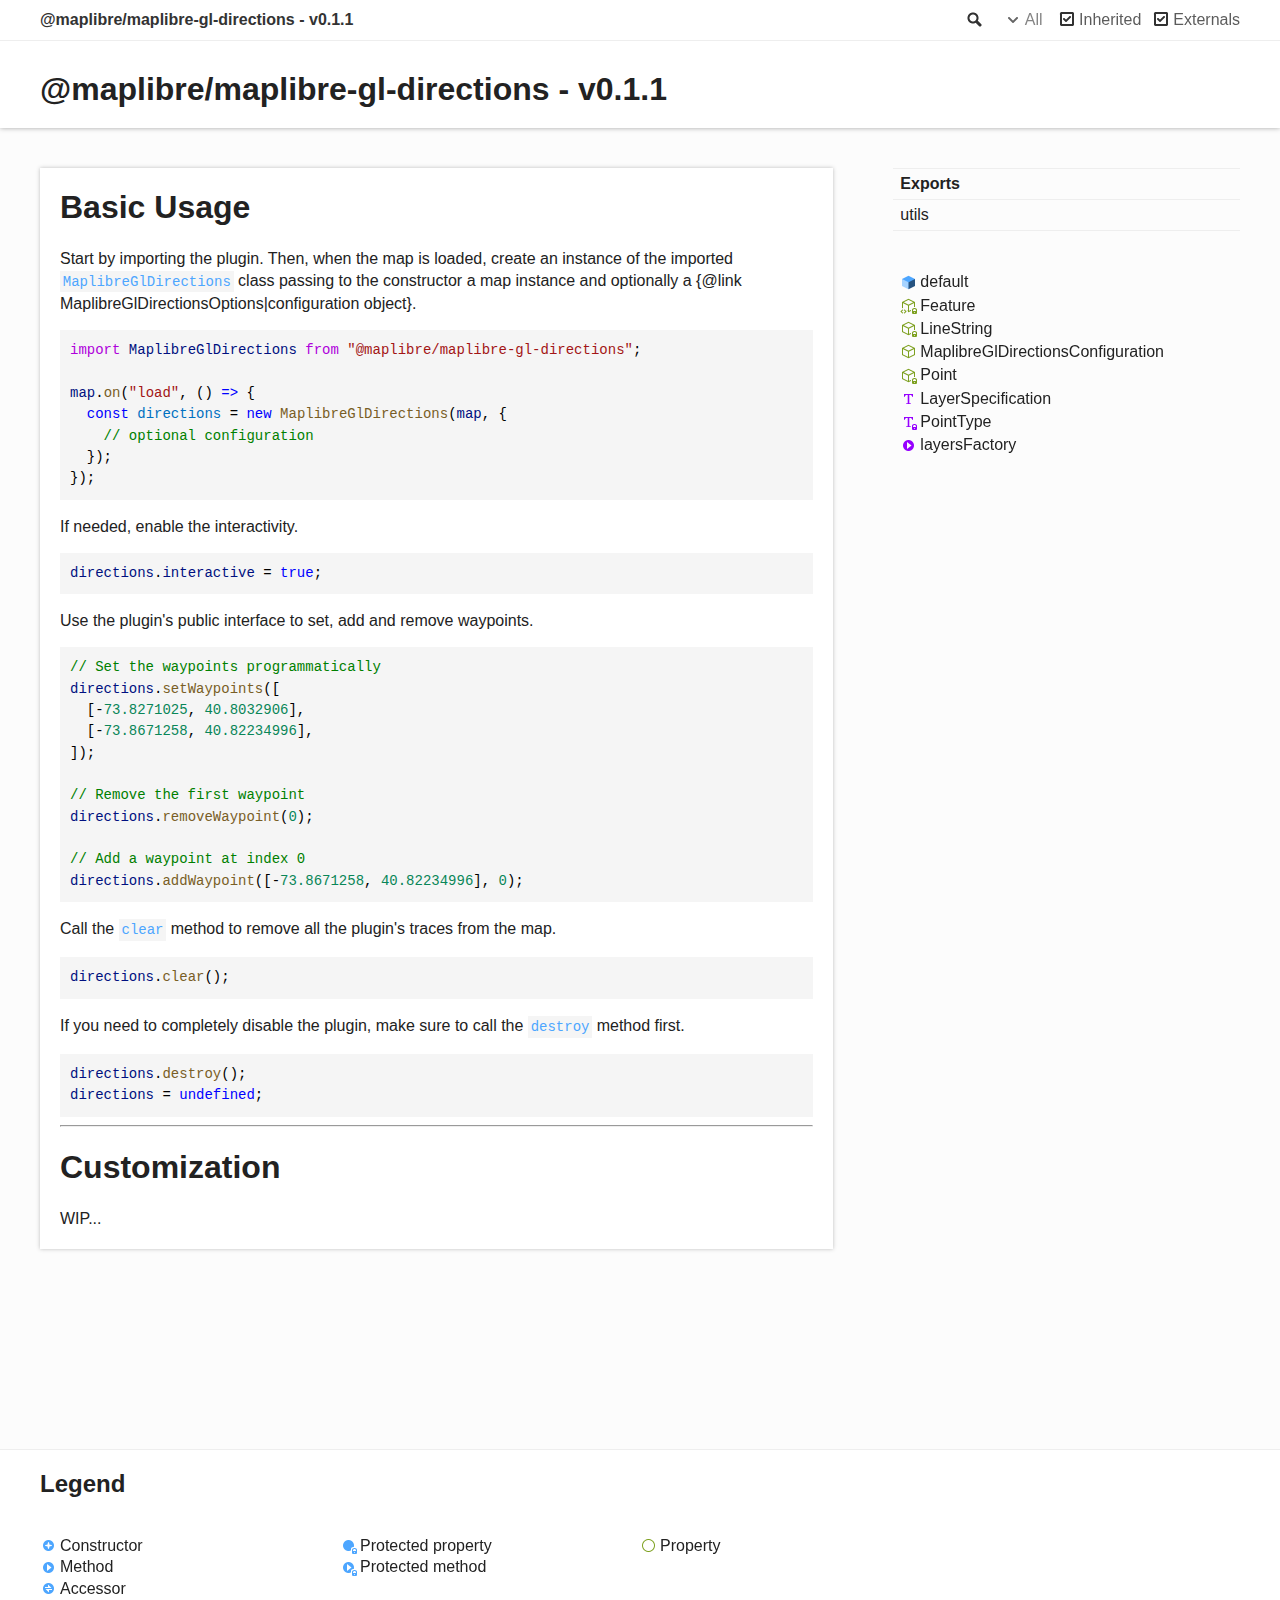
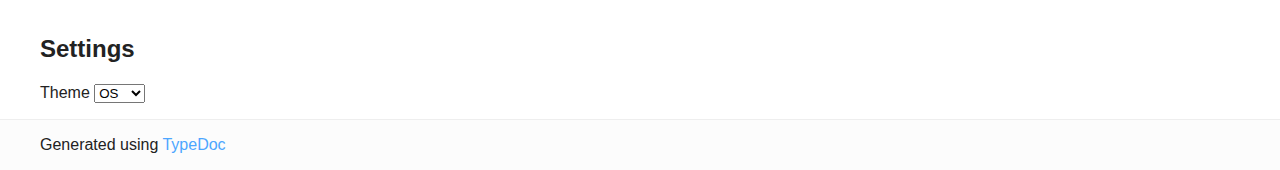
<file: api/index.html>
<!DOCTYPE html><html class="default"><head><meta charSet="utf-8"/><meta http-equiv="x-ua-compatible" content="IE=edge"/><title>@maplibre/maplibre-gl-directions - v0.1.1</title><meta name="description" content="Documentation for @maplibre/maplibre-gl-directions - v0.1.1"/><meta name="viewport" content="width=device-width, initial-scale=1"/><link rel="stylesheet" href="assets/style.css"/><link rel="stylesheet" href="assets/highlight.css"/><script async src="assets/search.js" id="search-script"></script></head><body><script>document.body.classList.add(localStorage.getItem("tsd-theme") || "os")</script><header><div class="tsd-page-toolbar"><div class="container"><div class="table-wrap"><div class="table-cell" id="tsd-search" data-base="."><div class="field"><label for="tsd-search-field" class="tsd-widget search no-caption">Search</label><input type="text" id="tsd-search-field"/></div><ul class="results"><li class="state loading">Preparing search index...</li><li class="state failure">The search index is not available</li></ul><a href="index.html" class="title">@maplibre/maplibre-gl-directions - v0.1.1</a></div><div class="table-cell" id="tsd-widgets"><div id="tsd-filter"><a href="#" class="tsd-widget options no-caption" data-toggle="options">Options</a><div class="tsd-filter-group"><div class="tsd-select" id="tsd-filter-visibility"><span class="tsd-select-label">All</span><ul class="tsd-select-list"><li data-value="public">Public</li><li data-value="protected">Public/Protected</li><li data-value="private" class="selected">All</li></ul></div> <input type="checkbox" id="tsd-filter-inherited" checked/><label class="tsd-widget" for="tsd-filter-inherited">Inherited</label><input type="checkbox" id="tsd-filter-externals" checked/><label class="tsd-widget" for="tsd-filter-externals">Externals</label></div></div><a href="#" class="tsd-widget menu no-caption" data-toggle="menu">Menu</a></div></div></div></div><div class="tsd-page-title"><div class="container"><h1>@maplibre/maplibre-gl-directions - v0.1.1</h1></div></div></header><div class="container container-main"><div class="row"><div class="col-8 col-content"><div class="tsd-panel tsd-typography">
<a href="#basic-usage" id="basic-usage" style="color: inherit; text-decoration: none;">
  <h1>Basic Usage</h1>
</a>
<p>Start by importing the plugin. Then, when the map is loaded, create an instance of the imported <a href="classes/default.html"><code>MaplibreGlDirections</code></a> class passing to the constructor a map instance and optionally a {@link MaplibreGlDirectionsOptions|configuration object}.</p>
<pre><code class="language-typescript"><span class="hl-0">import</span><span class="hl-1"> </span><span class="hl-2">MaplibreGlDirections</span><span class="hl-1"> </span><span class="hl-0">from</span><span class="hl-1"> </span><span class="hl-3">&quot;@maplibre/maplibre-gl-directions&quot;</span><span class="hl-1">;</span><br/><br/><span class="hl-2">map</span><span class="hl-1">.</span><span class="hl-4">on</span><span class="hl-1">(</span><span class="hl-3">&quot;load&quot;</span><span class="hl-1">, () </span><span class="hl-5">=&gt;</span><span class="hl-1"> {</span><br/><span class="hl-1">  </span><span class="hl-5">const</span><span class="hl-1"> </span><span class="hl-6">directions</span><span class="hl-1"> = </span><span class="hl-5">new</span><span class="hl-1"> </span><span class="hl-4">MaplibreGlDirections</span><span class="hl-1">(</span><span class="hl-2">map</span><span class="hl-1">, {</span><br/><span class="hl-1">    </span><span class="hl-7">// optional configuration</span><br/><span class="hl-1">  });</span><br/><span class="hl-1">});</span>
</code></pre>
<p>If needed, enable the interactivity.</p>
<pre><code class="language-typescript"><span class="hl-2">directions</span><span class="hl-1">.</span><span class="hl-2">interactive</span><span class="hl-1"> = </span><span class="hl-5">true</span><span class="hl-1">;</span>
</code></pre>
<p>Use the plugin&#39;s public interface to set, add and remove waypoints.</p>
<pre><code class="language-typescript"><span class="hl-7">// Set the waypoints programmatically</span><br/><span class="hl-2">directions</span><span class="hl-1">.</span><span class="hl-4">setWaypoints</span><span class="hl-1">([</span><br/><span class="hl-1">  [-</span><span class="hl-8">73.8271025</span><span class="hl-1">, </span><span class="hl-8">40.8032906</span><span class="hl-1">],</span><br/><span class="hl-1">  [-</span><span class="hl-8">73.8671258</span><span class="hl-1">, </span><span class="hl-8">40.82234996</span><span class="hl-1">],</span><br/><span class="hl-1">]);</span><br/><br/><span class="hl-7">// Remove the first waypoint</span><br/><span class="hl-2">directions</span><span class="hl-1">.</span><span class="hl-4">removeWaypoint</span><span class="hl-1">(</span><span class="hl-8">0</span><span class="hl-1">);</span><br/><br/><span class="hl-7">// Add a waypoint at index 0</span><br/><span class="hl-2">directions</span><span class="hl-1">.</span><span class="hl-4">addWaypoint</span><span class="hl-1">([-</span><span class="hl-8">73.8671258</span><span class="hl-1">, </span><span class="hl-8">40.82234996</span><span class="hl-1">], </span><span class="hl-8">0</span><span class="hl-1">);</span>
</code></pre>
<p>Call the <a href="classes/default.html#clear"><code>clear</code></a> method to remove all the plugin&#39;s traces from the map.</p>
<pre><code class="language-typescript"><span class="hl-2">directions</span><span class="hl-1">.</span><span class="hl-4">clear</span><span class="hl-1">();</span>
</code></pre>
<p>If you need to completely disable the plugin, make sure to call the <a href="classes/default.html#destroy"><code>destroy</code></a> method first.</p>
<pre><code class="language-typescript"><span class="hl-2">directions</span><span class="hl-1">.</span><span class="hl-4">destroy</span><span class="hl-1">();</span><br/><span class="hl-2">directions</span><span class="hl-1"> = </span><span class="hl-5">undefined</span><span class="hl-1">;</span>
</code></pre>
<hr>

<a href="#customization" id="customization" style="color: inherit; text-decoration: none;">
  <h1>Customization</h1>
</a>
<p>WIP...</p>
</div></div><div class="col-4 col-menu menu-sticky-wrap menu-highlight"><nav class="tsd-navigation primary"><ul><li class="current"><a href="modules.html">Exports</a></li><li class=" tsd-kind-namespace tsd-is-protected"><a href="modules/utils.html">utils</a></li></ul></nav><nav class="tsd-navigation secondary menu-sticky"><ul><li class="tsd-kind-class"><a href="classes/default.html" class="tsd-kind-icon">default</a></li><li class="tsd-kind-interface tsd-has-type-parameter tsd-is-protected tsd-is-external"><a href="interfaces/Feature.html" class="tsd-kind-icon">Feature</a></li><li class="tsd-kind-interface tsd-is-protected tsd-is-external"><a href="interfaces/LineString.html" class="tsd-kind-icon">Line<wbr/>String</a></li><li class="tsd-kind-interface"><a href="interfaces/MaplibreGlDirectionsConfiguration.html" class="tsd-kind-icon">Maplibre<wbr/>Gl<wbr/>Directions<wbr/>Configuration</a></li><li class="tsd-kind-interface tsd-is-protected tsd-is-external"><a href="interfaces/Point.html" class="tsd-kind-icon">Point</a></li><li class="tsd-kind-type-alias tsd-is-external"><a href="modules.html#LayerSpecification" class="tsd-kind-icon">Layer<wbr/>Specification</a></li><li class="tsd-kind-type-alias tsd-is-protected"><a href="modules.html#PointType" class="tsd-kind-icon">Point<wbr/>Type</a></li><li class="tsd-kind-function"><a href="modules.html#layersFactory" class="tsd-kind-icon">layers<wbr/>Factory</a></li></ul></nav></div></div></div><footer class="with-border-bottom"><div class="container"><h2>Legend</h2><div class="tsd-legend-group"><ul class="tsd-legend"><li class="tsd-kind-constructor tsd-parent-kind-class"><span class="tsd-kind-icon">Constructor</span></li><li class="tsd-kind-method tsd-parent-kind-class"><span class="tsd-kind-icon">Method</span></li><li class="tsd-kind-accessor tsd-parent-kind-class"><span class="tsd-kind-icon">Accessor</span></li></ul><ul class="tsd-legend"><li class="tsd-kind-property tsd-parent-kind-class tsd-is-protected"><span class="tsd-kind-icon">Protected property</span></li><li class="tsd-kind-method tsd-parent-kind-class tsd-is-protected"><span class="tsd-kind-icon">Protected method</span></li></ul><ul class="tsd-legend"><li class="tsd-kind-property tsd-parent-kind-interface"><span class="tsd-kind-icon">Property</span></li></ul></div><h2>Settings</h2><p>Theme <select id="theme"><option value="os">OS</option><option value="light">Light</option><option value="dark">Dark</option></select></p></div></footer><div class="container tsd-generator"><p>Generated using <a href="https://typedoc.org/" target="_blank">TypeDoc</a></p></div><div class="overlay"></div><script src="assets/main.js"></script></body></html>
</file>
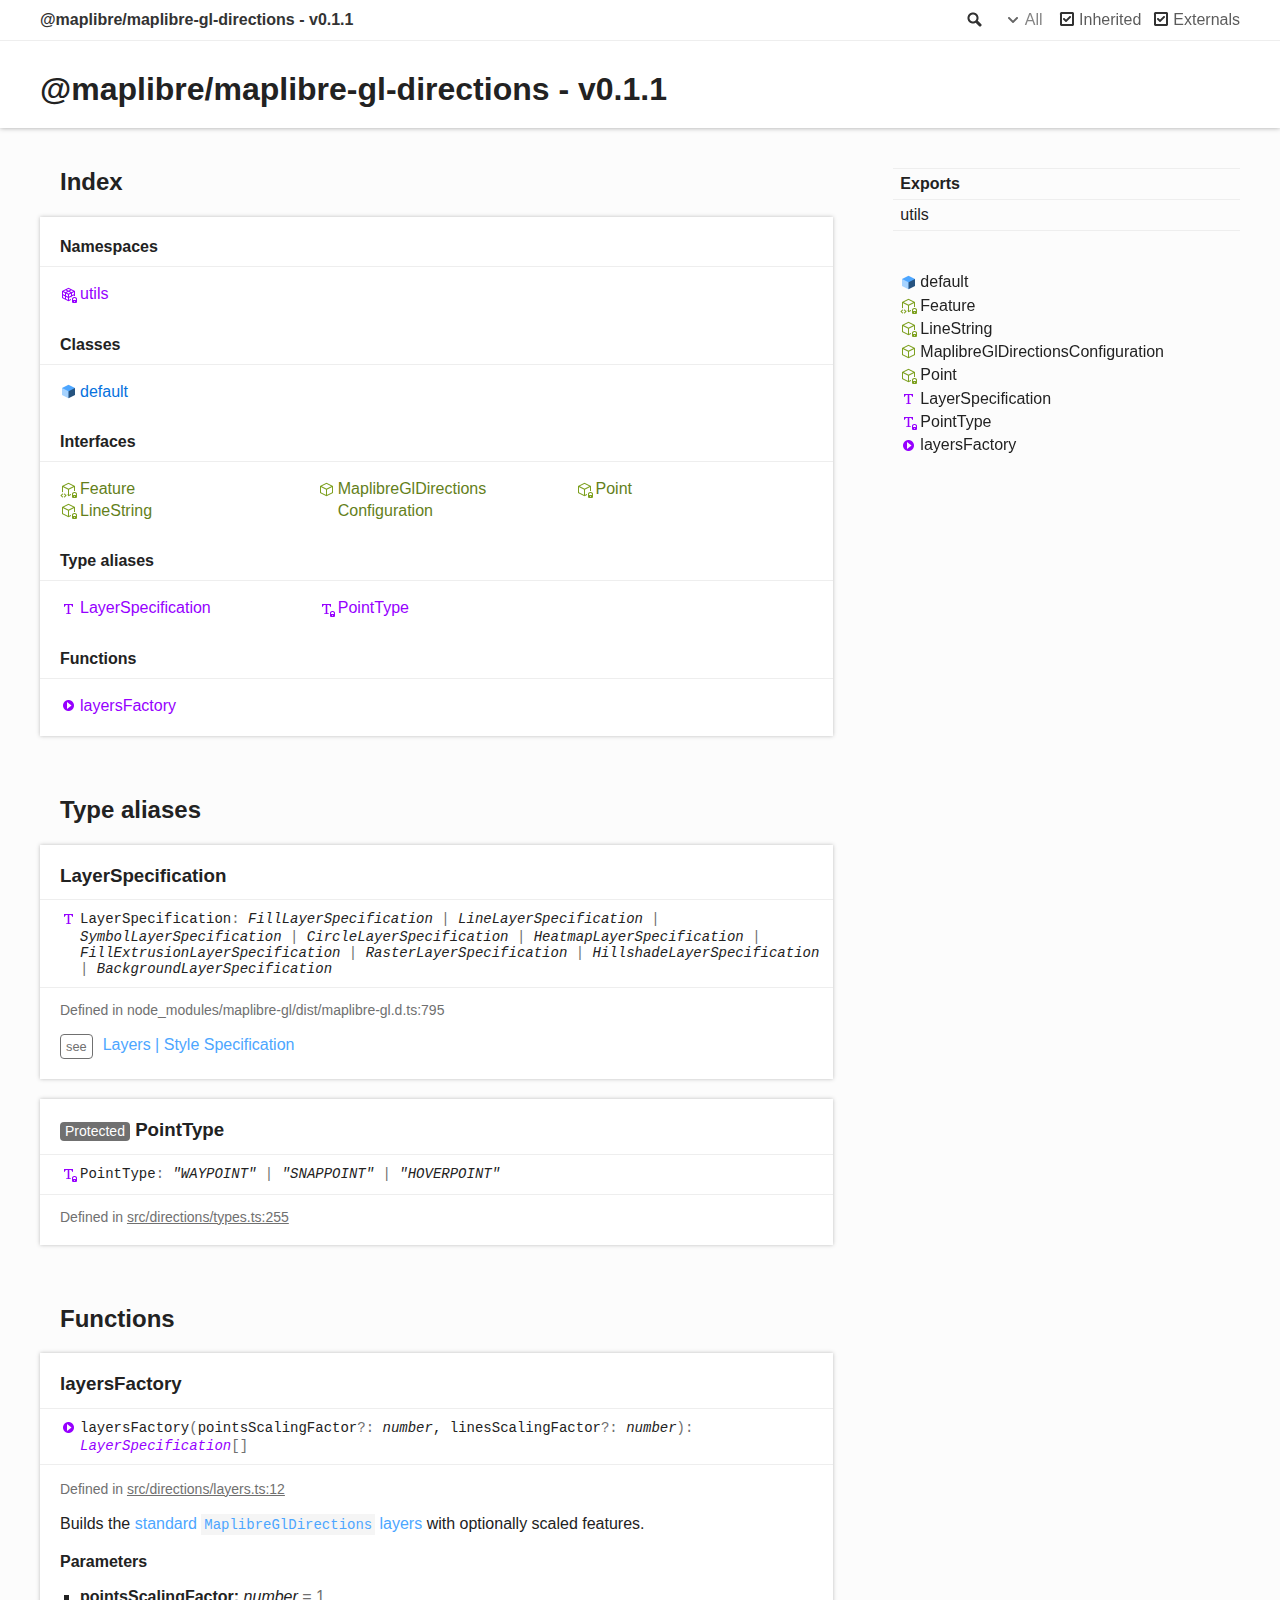
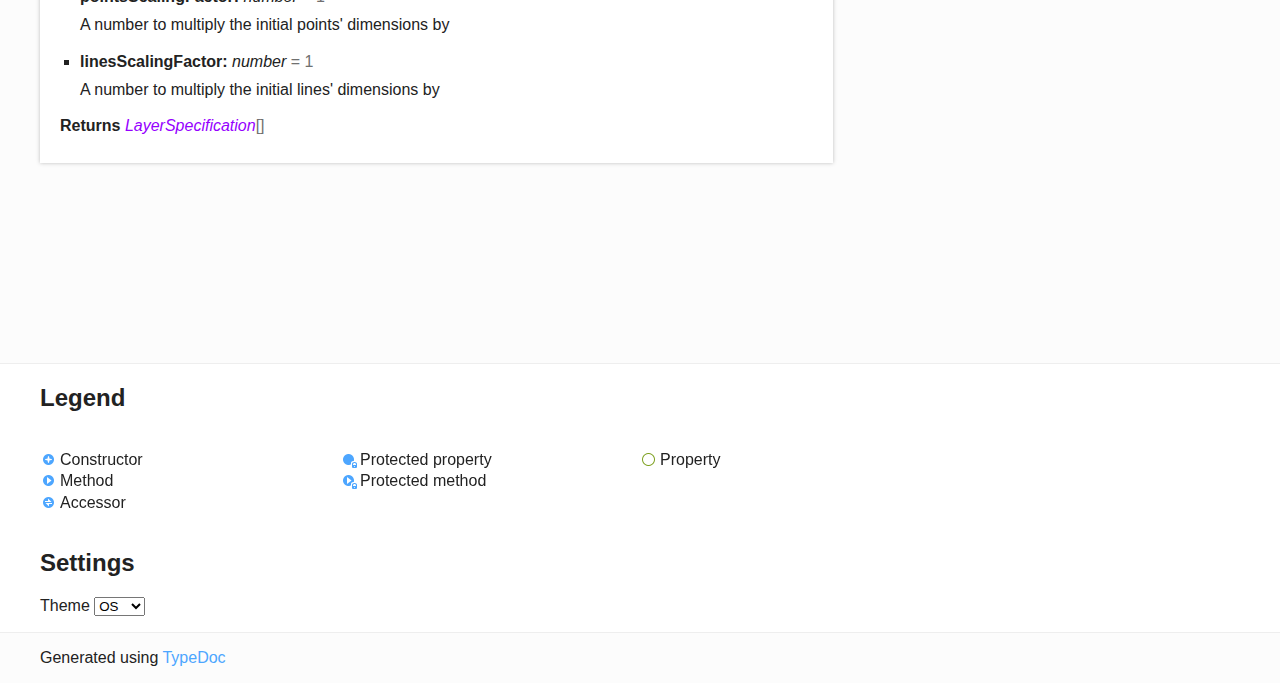
<file: api/modules.html>
<!DOCTYPE html><html class="default"><head><meta charSet="utf-8"/><meta http-equiv="x-ua-compatible" content="IE=edge"/><title>@maplibre/maplibre-gl-directions - v0.1.1</title><meta name="description" content="Documentation for @maplibre/maplibre-gl-directions - v0.1.1"/><meta name="viewport" content="width=device-width, initial-scale=1"/><link rel="stylesheet" href="assets/style.css"/><link rel="stylesheet" href="assets/highlight.css"/><script async src="assets/search.js" id="search-script"></script></head><body><script>document.body.classList.add(localStorage.getItem("tsd-theme") || "os")</script><header><div class="tsd-page-toolbar"><div class="container"><div class="table-wrap"><div class="table-cell" id="tsd-search" data-base="."><div class="field"><label for="tsd-search-field" class="tsd-widget search no-caption">Search</label><input type="text" id="tsd-search-field"/></div><ul class="results"><li class="state loading">Preparing search index...</li><li class="state failure">The search index is not available</li></ul><a href="index.html" class="title">@maplibre/maplibre-gl-directions - v0.1.1</a></div><div class="table-cell" id="tsd-widgets"><div id="tsd-filter"><a href="#" class="tsd-widget options no-caption" data-toggle="options">Options</a><div class="tsd-filter-group"><div class="tsd-select" id="tsd-filter-visibility"><span class="tsd-select-label">All</span><ul class="tsd-select-list"><li data-value="public">Public</li><li data-value="protected">Public/Protected</li><li data-value="private" class="selected">All</li></ul></div> <input type="checkbox" id="tsd-filter-inherited" checked/><label class="tsd-widget" for="tsd-filter-inherited">Inherited</label><input type="checkbox" id="tsd-filter-externals" checked/><label class="tsd-widget" for="tsd-filter-externals">Externals</label></div></div><a href="#" class="tsd-widget menu no-caption" data-toggle="menu">Menu</a></div></div></div></div><div class="tsd-page-title"><div class="container"><h1>@maplibre/maplibre-gl-directions - v0.1.1</h1></div></div></header><div class="container container-main"><div class="row"><div class="col-8 col-content"><section class="tsd-panel-group tsd-index-group"><h2>Index</h2><section class="tsd-panel tsd-index-panel"><div class="tsd-index-content"><section class="tsd-index-section tsd-is-private-protected"><h3>Namespaces</h3><ul class="tsd-index-list"><li class="tsd-kind-namespace tsd-is-protected"><a href="modules/utils.html" class="tsd-kind-icon">utils</a></li></ul></section><section class="tsd-index-section "><h3>Classes</h3><ul class="tsd-index-list"><li class="tsd-kind-class"><a href="classes/default.html" class="tsd-kind-icon">default</a></li></ul></section><section class="tsd-index-section "><h3>Interfaces</h3><ul class="tsd-index-list"><li class="tsd-kind-interface tsd-has-type-parameter tsd-is-protected tsd-is-external"><a href="interfaces/Feature.html" class="tsd-kind-icon">Feature</a></li><li class="tsd-kind-interface tsd-is-protected tsd-is-external"><a href="interfaces/LineString.html" class="tsd-kind-icon">Line<wbr/>String</a></li><li class="tsd-kind-interface"><a href="interfaces/MaplibreGlDirectionsConfiguration.html" class="tsd-kind-icon">Maplibre<wbr/>Gl<wbr/>Directions<wbr/>Configuration</a></li><li class="tsd-kind-interface tsd-is-protected tsd-is-external"><a href="interfaces/Point.html" class="tsd-kind-icon">Point</a></li></ul></section><section class="tsd-index-section "><h3>Type aliases</h3><ul class="tsd-index-list"><li class="tsd-kind-type-alias tsd-is-external"><a href="modules.html#LayerSpecification" class="tsd-kind-icon">Layer<wbr/>Specification</a></li><li class="tsd-kind-type-alias tsd-is-protected"><a href="modules.html#PointType" class="tsd-kind-icon">Point<wbr/>Type</a></li></ul></section><section class="tsd-index-section "><h3>Functions</h3><ul class="tsd-index-list"><li class="tsd-kind-function"><a href="modules.html#layersFactory" class="tsd-kind-icon">layers<wbr/>Factory</a></li></ul></section></div></section></section><section class="tsd-panel-group tsd-member-group "><h2>Type aliases</h2><section class="tsd-panel tsd-member tsd-kind-type-alias tsd-is-external"><a id="LayerSpecification" class="tsd-anchor"></a><h3 class="tsd-anchor-link">Layer<wbr/>Specification<a href="#LayerSpecification" aria-label="Permalink" class="tsd-anchor-icon"><svg xmlns="http://www.w3.org/2000/svg" class="icon icon-tabler icon-tabler-link" viewBox="0 0 24 24" stroke-width="2" stroke="currentColor" fill="none" stroke-linecap="round" stroke-linejoin="round"><path stroke="none" d="M0 0h24v24H0z" fill="none"></path><path d="M10 14a3.5 3.5 0 0 0 5 0l4 -4a3.5 3.5 0 0 0 -5 -5l-.5 .5"></path><path d="M14 10a3.5 3.5 0 0 0 -5 0l-4 4a3.5 3.5 0 0 0 5 5l.5 -.5"></path></svg></a></h3><div class="tsd-signature tsd-kind-icon">Layer<wbr/>Specification<span class="tsd-signature-symbol">:</span> <span class="tsd-signature-type">FillLayerSpecification</span><span class="tsd-signature-symbol"> | </span><span class="tsd-signature-type">LineLayerSpecification</span><span class="tsd-signature-symbol"> | </span><span class="tsd-signature-type">SymbolLayerSpecification</span><span class="tsd-signature-symbol"> | </span><span class="tsd-signature-type">CircleLayerSpecification</span><span class="tsd-signature-symbol"> | </span><span class="tsd-signature-type">HeatmapLayerSpecification</span><span class="tsd-signature-symbol"> | </span><span class="tsd-signature-type">FillExtrusionLayerSpecification</span><span class="tsd-signature-symbol"> | </span><span class="tsd-signature-type">RasterLayerSpecification</span><span class="tsd-signature-symbol"> | </span><span class="tsd-signature-type">HillshadeLayerSpecification</span><span class="tsd-signature-symbol"> | </span><span class="tsd-signature-type">BackgroundLayerSpecification</span></div><aside class="tsd-sources"><ul><li>Defined in node_modules/maplibre-gl/dist/maplibre-gl.d.ts:795</li></ul></aside><div class="tsd-comment tsd-typography"><dl class="tsd-comment-tags"><dt>see</dt><dd><p><a href="https://maplibre.org/maplibre-gl-js-docs/style-spec/layers/" class="external">Layers | Style Specification</a></p>
</dd></dl></div></section><section class="tsd-panel tsd-member tsd-kind-type-alias tsd-is-protected"><a id="PointType" class="tsd-anchor"></a><h3 class="tsd-anchor-link"><span class="tsd-flag ts-flagProtected">Protected</span> Point<wbr/>Type<a href="#PointType" aria-label="Permalink" class="tsd-anchor-icon"><svg xmlns="http://www.w3.org/2000/svg" class="icon icon-tabler icon-tabler-link" viewBox="0 0 24 24" stroke-width="2" stroke="currentColor" fill="none" stroke-linecap="round" stroke-linejoin="round"><path stroke="none" d="M0 0h24v24H0z" fill="none"></path><path d="M10 14a3.5 3.5 0 0 0 5 0l4 -4a3.5 3.5 0 0 0 -5 -5l-.5 .5"></path><path d="M14 10a3.5 3.5 0 0 0 -5 0l-4 4a3.5 3.5 0 0 0 5 5l.5 -.5"></path></svg></a></h3><div class="tsd-signature tsd-kind-icon">Point<wbr/>Type<span class="tsd-signature-symbol">:</span> <span class="tsd-signature-type">&quot;WAYPOINT&quot;</span><span class="tsd-signature-symbol"> | </span><span class="tsd-signature-type">&quot;SNAPPOINT&quot;</span><span class="tsd-signature-symbol"> | </span><span class="tsd-signature-type">&quot;HOVERPOINT&quot;</span></div><aside class="tsd-sources"><ul><li>Defined in <a href="https://github.com/maplibre/maplibre-gl-directions/blob/9489253/src/directions/types.ts#L255">src/directions/types.ts:255</a></li></ul></aside></section></section><section class="tsd-panel-group tsd-member-group "><h2>Functions</h2><section class="tsd-panel tsd-member tsd-kind-function"><a id="layersFactory" class="tsd-anchor"></a><h3 class="tsd-anchor-link">layers<wbr/>Factory<a href="#layersFactory" aria-label="Permalink" class="tsd-anchor-icon"><svg xmlns="http://www.w3.org/2000/svg" class="icon icon-tabler icon-tabler-link" viewBox="0 0 24 24" stroke-width="2" stroke="currentColor" fill="none" stroke-linecap="round" stroke-linejoin="round"><path stroke="none" d="M0 0h24v24H0z" fill="none"></path><path d="M10 14a3.5 3.5 0 0 0 5 0l4 -4a3.5 3.5 0 0 0 -5 -5l-.5 .5"></path><path d="M14 10a3.5 3.5 0 0 0 -5 0l-4 4a3.5 3.5 0 0 0 5 5l.5 -.5"></path></svg></a></h3><ul class="tsd-signatures tsd-kind-function"><li class="tsd-signature tsd-kind-icon">layers<wbr/>Factory<span class="tsd-signature-symbol">(</span>pointsScalingFactor<span class="tsd-signature-symbol">?: </span><span class="tsd-signature-type">number</span>, linesScalingFactor<span class="tsd-signature-symbol">?: </span><span class="tsd-signature-type">number</span><span class="tsd-signature-symbol">)</span><span class="tsd-signature-symbol">: </span><a href="modules.html#LayerSpecification" class="tsd-signature-type" data-tsd-kind="Type alias">LayerSpecification</a><span class="tsd-signature-symbol">[]</span></li></ul><ul class="tsd-descriptions"><li class="tsd-description"><aside class="tsd-sources"><ul><li>Defined in <a href="https://github.com/maplibre/maplibre-gl-directions/blob/9489253/src/directions/layers.ts#L12">src/directions/layers.ts:12</a></li></ul></aside><div class="tsd-comment tsd-typography"><div class="lead">
<p>Builds the
<a href="https://github.com/smellyshovel/maplibre-gl-directions/blob/main/src/directions/layers.ts#L3" class="external">standard <code>MaplibreGlDirections</code> layers</a> with optionally scaled features.</p>
</div></div><h4 class="tsd-parameters-title">Parameters</h4><ul class="tsd-parameters"><li><h5>pointsScalingFactor: <span class="tsd-signature-type">number</span><span class="tsd-signature-symbol"> = 1</span></h5><div class="tsd-comment tsd-typography"><div class="lead">
<p>A number to multiply the initial points&#39; dimensions by</p>
</div></div></li><li><h5>linesScalingFactor: <span class="tsd-signature-type">number</span><span class="tsd-signature-symbol"> = 1</span></h5><div class="tsd-comment tsd-typography"><div class="lead">
<p>A number to multiply the initial lines&#39; dimensions by</p>
</div></div></li></ul><h4 class="tsd-returns-title">Returns <a href="modules.html#LayerSpecification" class="tsd-signature-type" data-tsd-kind="Type alias">LayerSpecification</a><span class="tsd-signature-symbol">[]</span></h4><div></div></li></ul></section></section></div><div class="col-4 col-menu menu-sticky-wrap menu-highlight"><nav class="tsd-navigation primary"><ul><li class="current"><a href="modules.html">Exports</a></li><li class=" tsd-kind-namespace tsd-is-protected"><a href="modules/utils.html">utils</a></li></ul></nav><nav class="tsd-navigation secondary menu-sticky"><ul><li class="tsd-kind-class"><a href="classes/default.html" class="tsd-kind-icon">default</a></li><li class="tsd-kind-interface tsd-has-type-parameter tsd-is-protected tsd-is-external"><a href="interfaces/Feature.html" class="tsd-kind-icon">Feature</a></li><li class="tsd-kind-interface tsd-is-protected tsd-is-external"><a href="interfaces/LineString.html" class="tsd-kind-icon">Line<wbr/>String</a></li><li class="tsd-kind-interface"><a href="interfaces/MaplibreGlDirectionsConfiguration.html" class="tsd-kind-icon">Maplibre<wbr/>Gl<wbr/>Directions<wbr/>Configuration</a></li><li class="tsd-kind-interface tsd-is-protected tsd-is-external"><a href="interfaces/Point.html" class="tsd-kind-icon">Point</a></li><li class="tsd-kind-type-alias tsd-is-external"><a href="modules.html#LayerSpecification" class="tsd-kind-icon">Layer<wbr/>Specification</a></li><li class="tsd-kind-type-alias tsd-is-protected"><a href="modules.html#PointType" class="tsd-kind-icon">Point<wbr/>Type</a></li><li class="tsd-kind-function"><a href="modules.html#layersFactory" class="tsd-kind-icon">layers<wbr/>Factory</a></li></ul></nav></div></div></div><footer class="with-border-bottom"><div class="container"><h2>Legend</h2><div class="tsd-legend-group"><ul class="tsd-legend"><li class="tsd-kind-constructor tsd-parent-kind-class"><span class="tsd-kind-icon">Constructor</span></li><li class="tsd-kind-method tsd-parent-kind-class"><span class="tsd-kind-icon">Method</span></li><li class="tsd-kind-accessor tsd-parent-kind-class"><span class="tsd-kind-icon">Accessor</span></li></ul><ul class="tsd-legend"><li class="tsd-kind-property tsd-parent-kind-class tsd-is-protected"><span class="tsd-kind-icon">Protected property</span></li><li class="tsd-kind-method tsd-parent-kind-class tsd-is-protected"><span class="tsd-kind-icon">Protected method</span></li></ul><ul class="tsd-legend"><li class="tsd-kind-property tsd-parent-kind-interface"><span class="tsd-kind-icon">Property</span></li></ul></div><h2>Settings</h2><p>Theme <select id="theme"><option value="os">OS</option><option value="light">Light</option><option value="dark">Dark</option></select></p></div></footer><div class="container tsd-generator"><p>Generated using <a href="https://typedoc.org/" target="_blank">TypeDoc</a></p></div><div class="overlay"></div><script src="assets/main.js"></script></body></html>
</file>
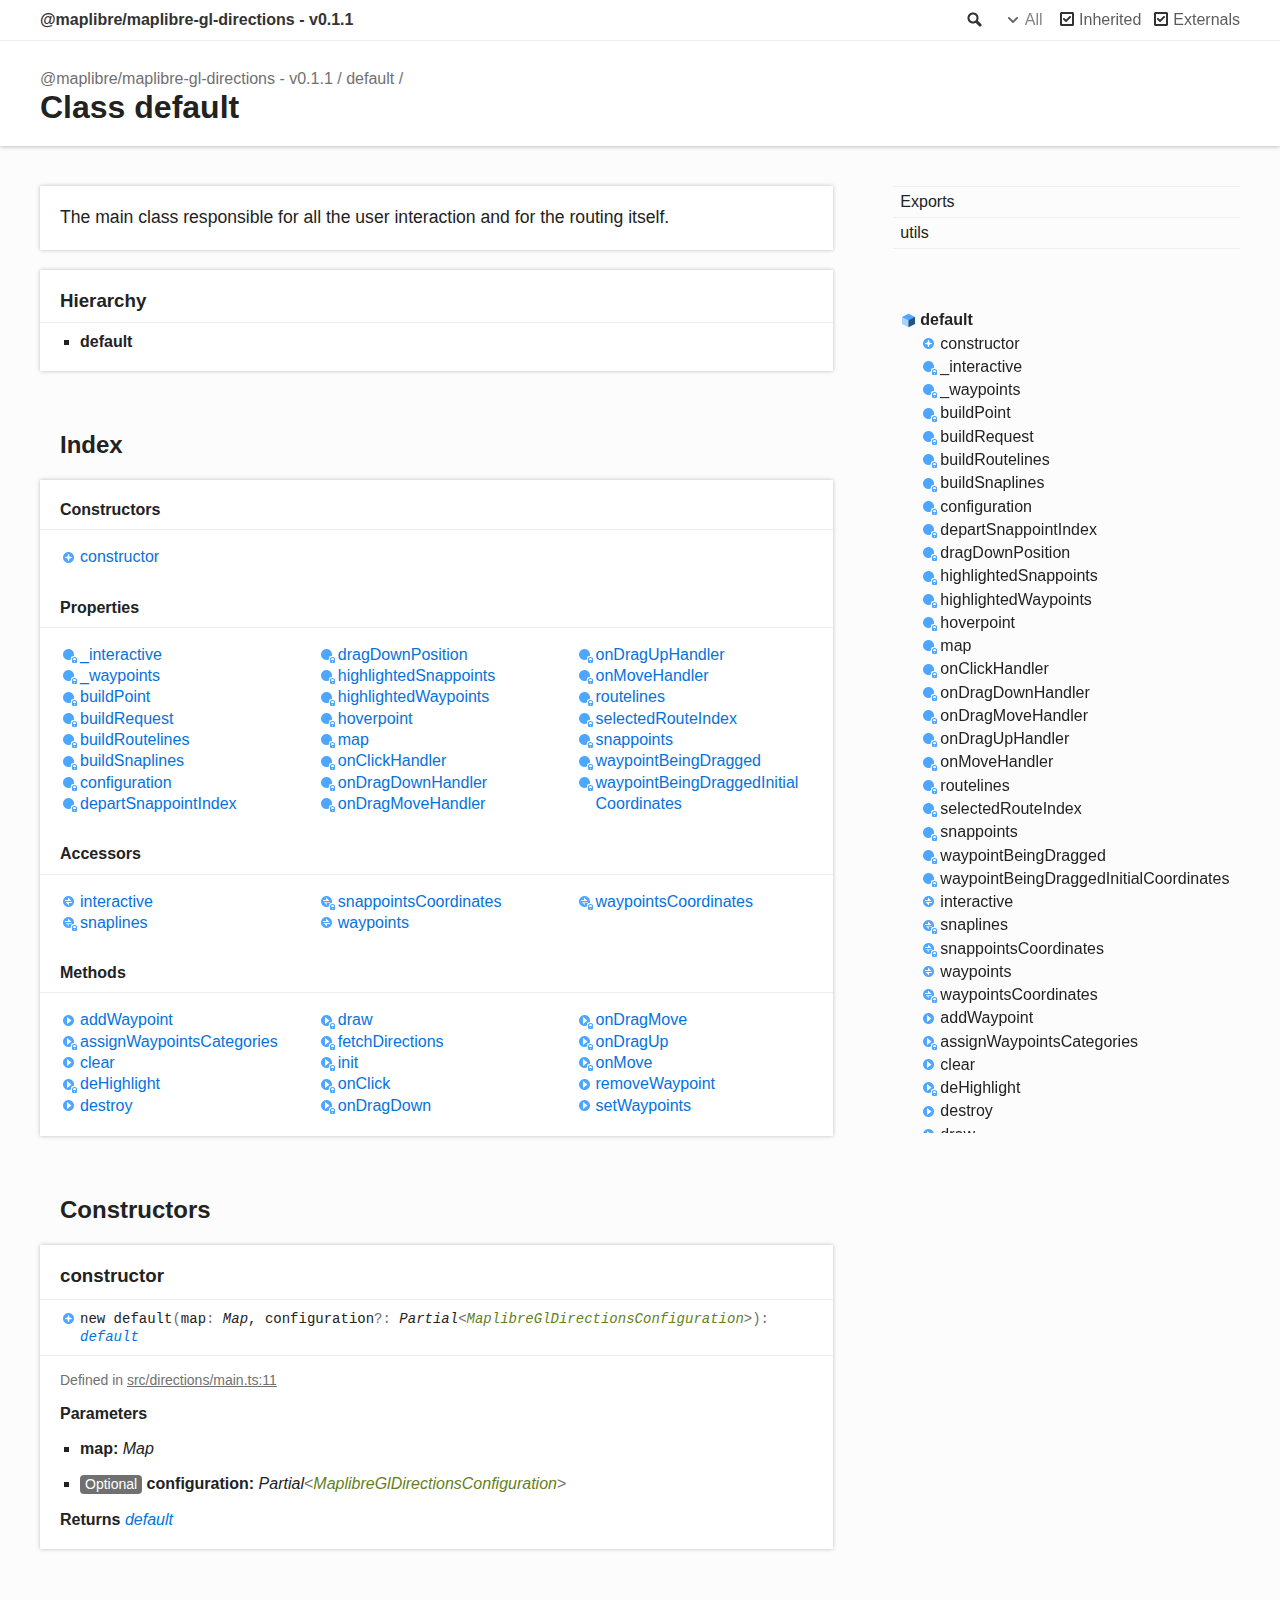
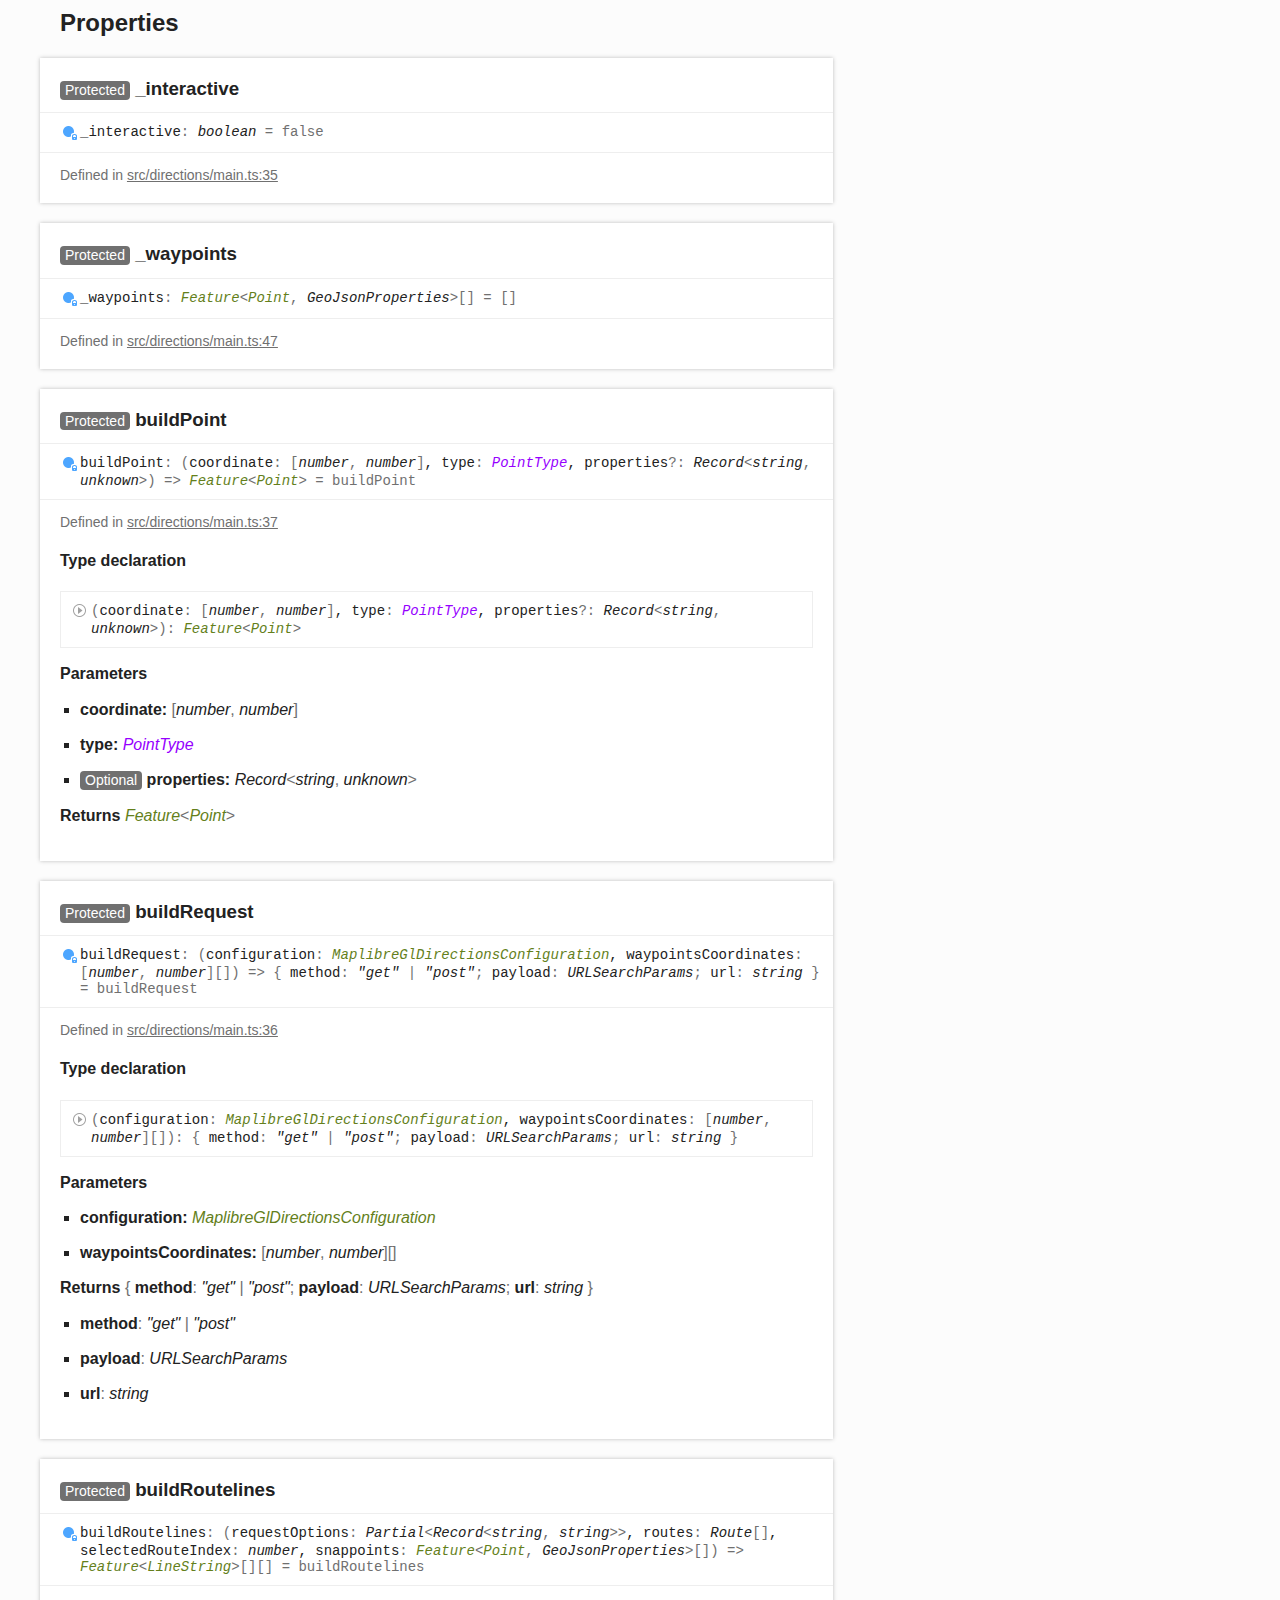
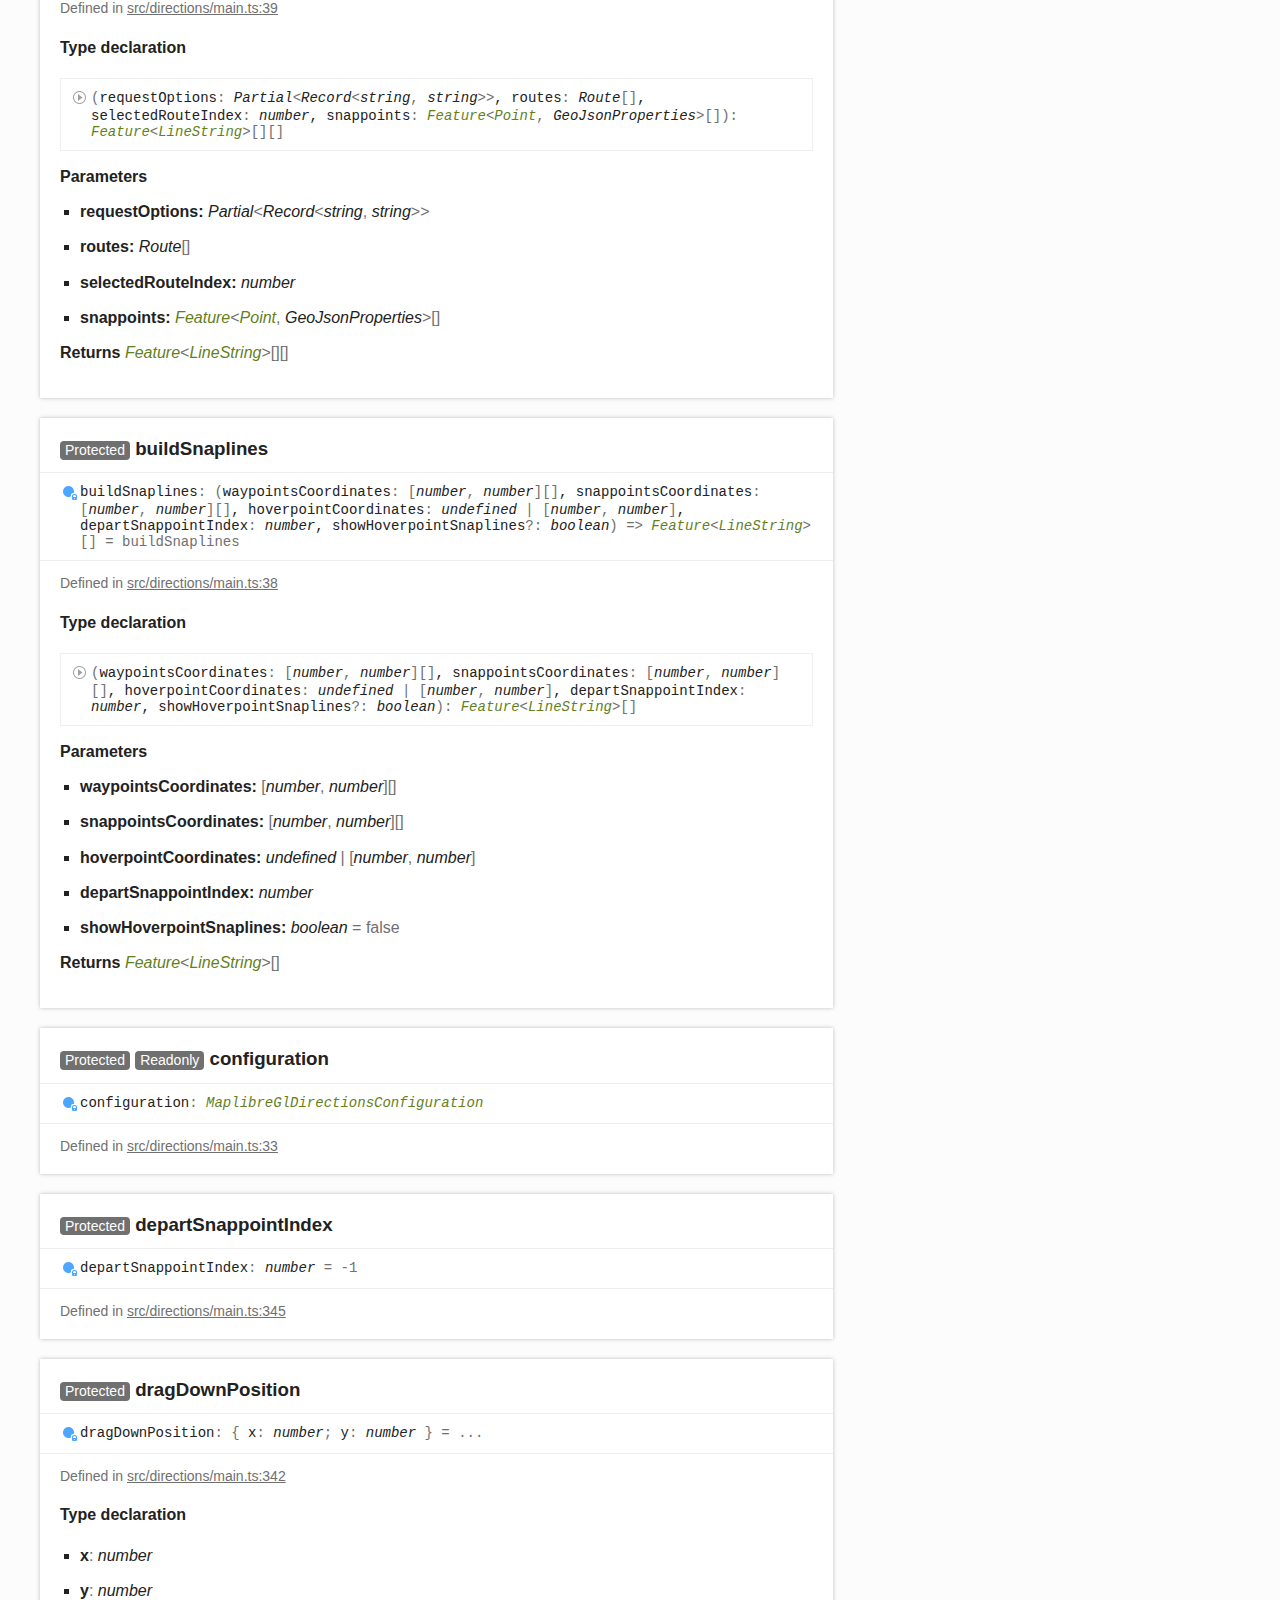
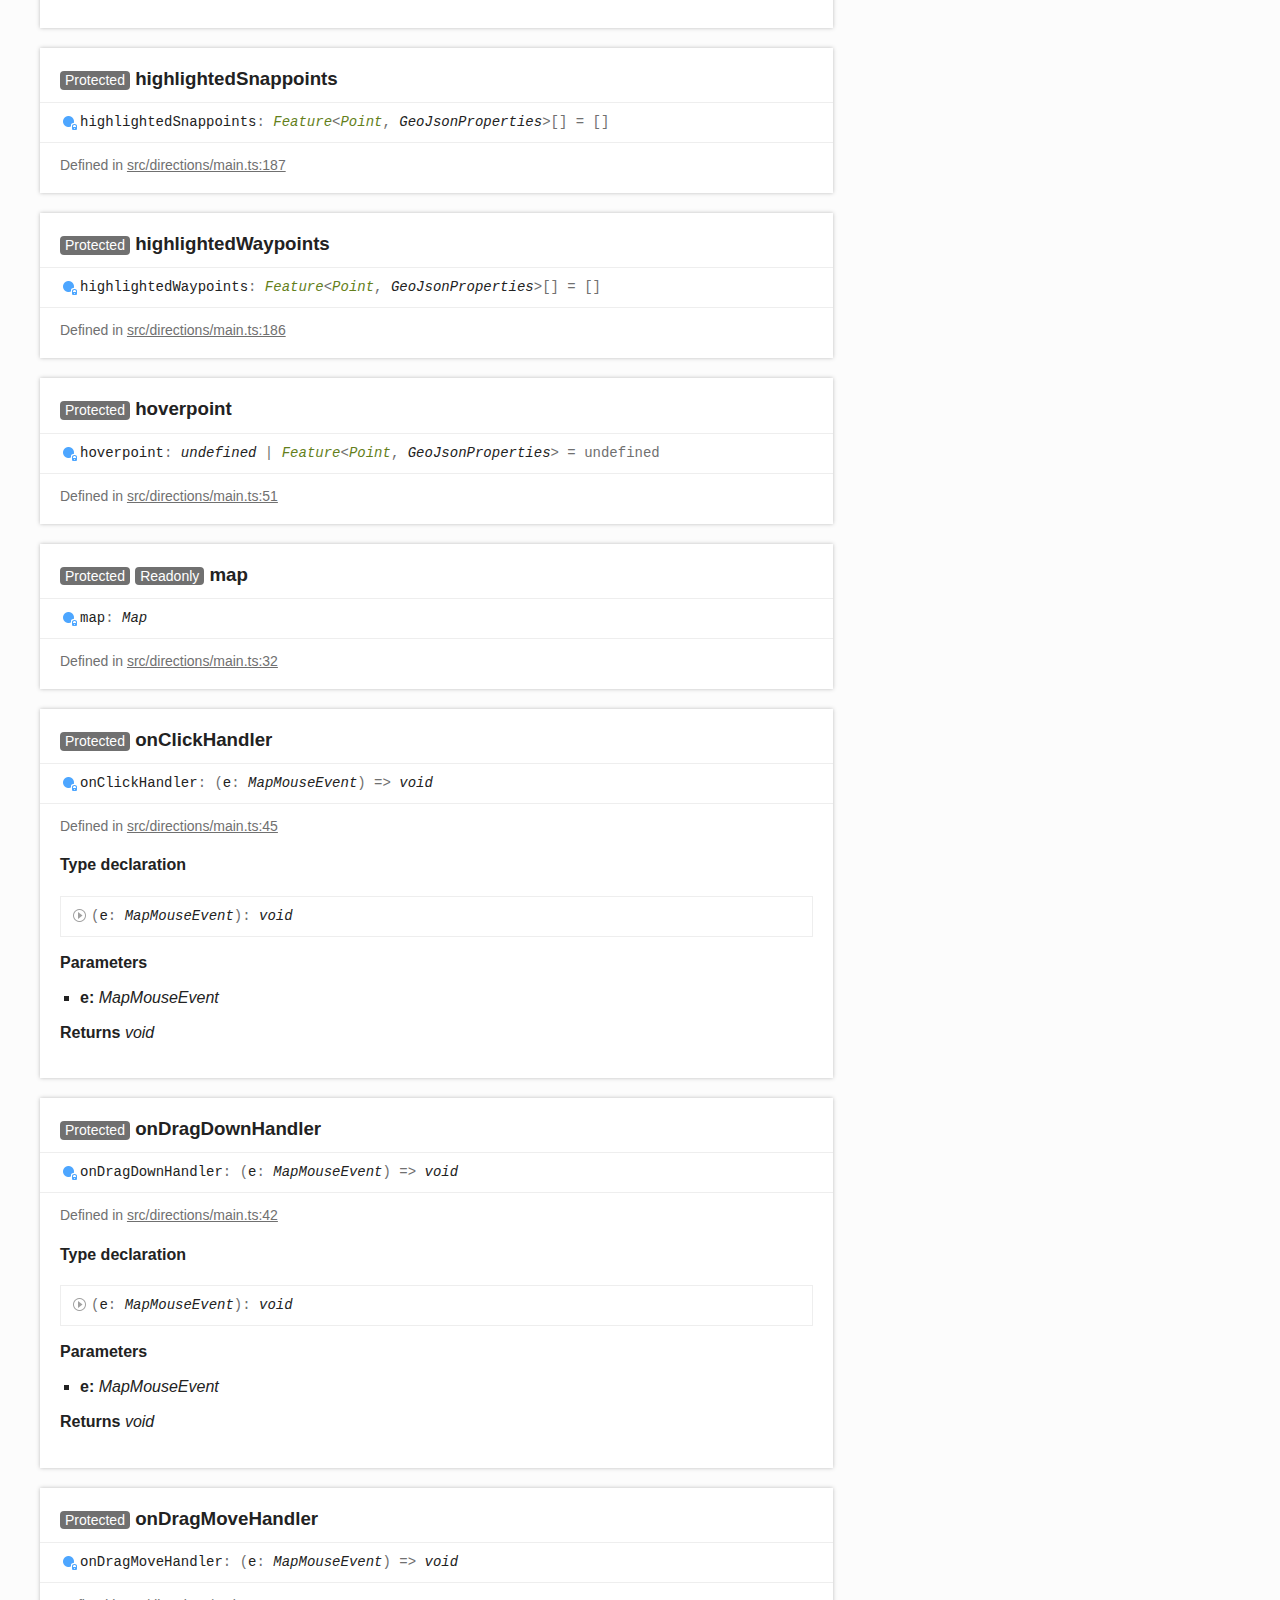
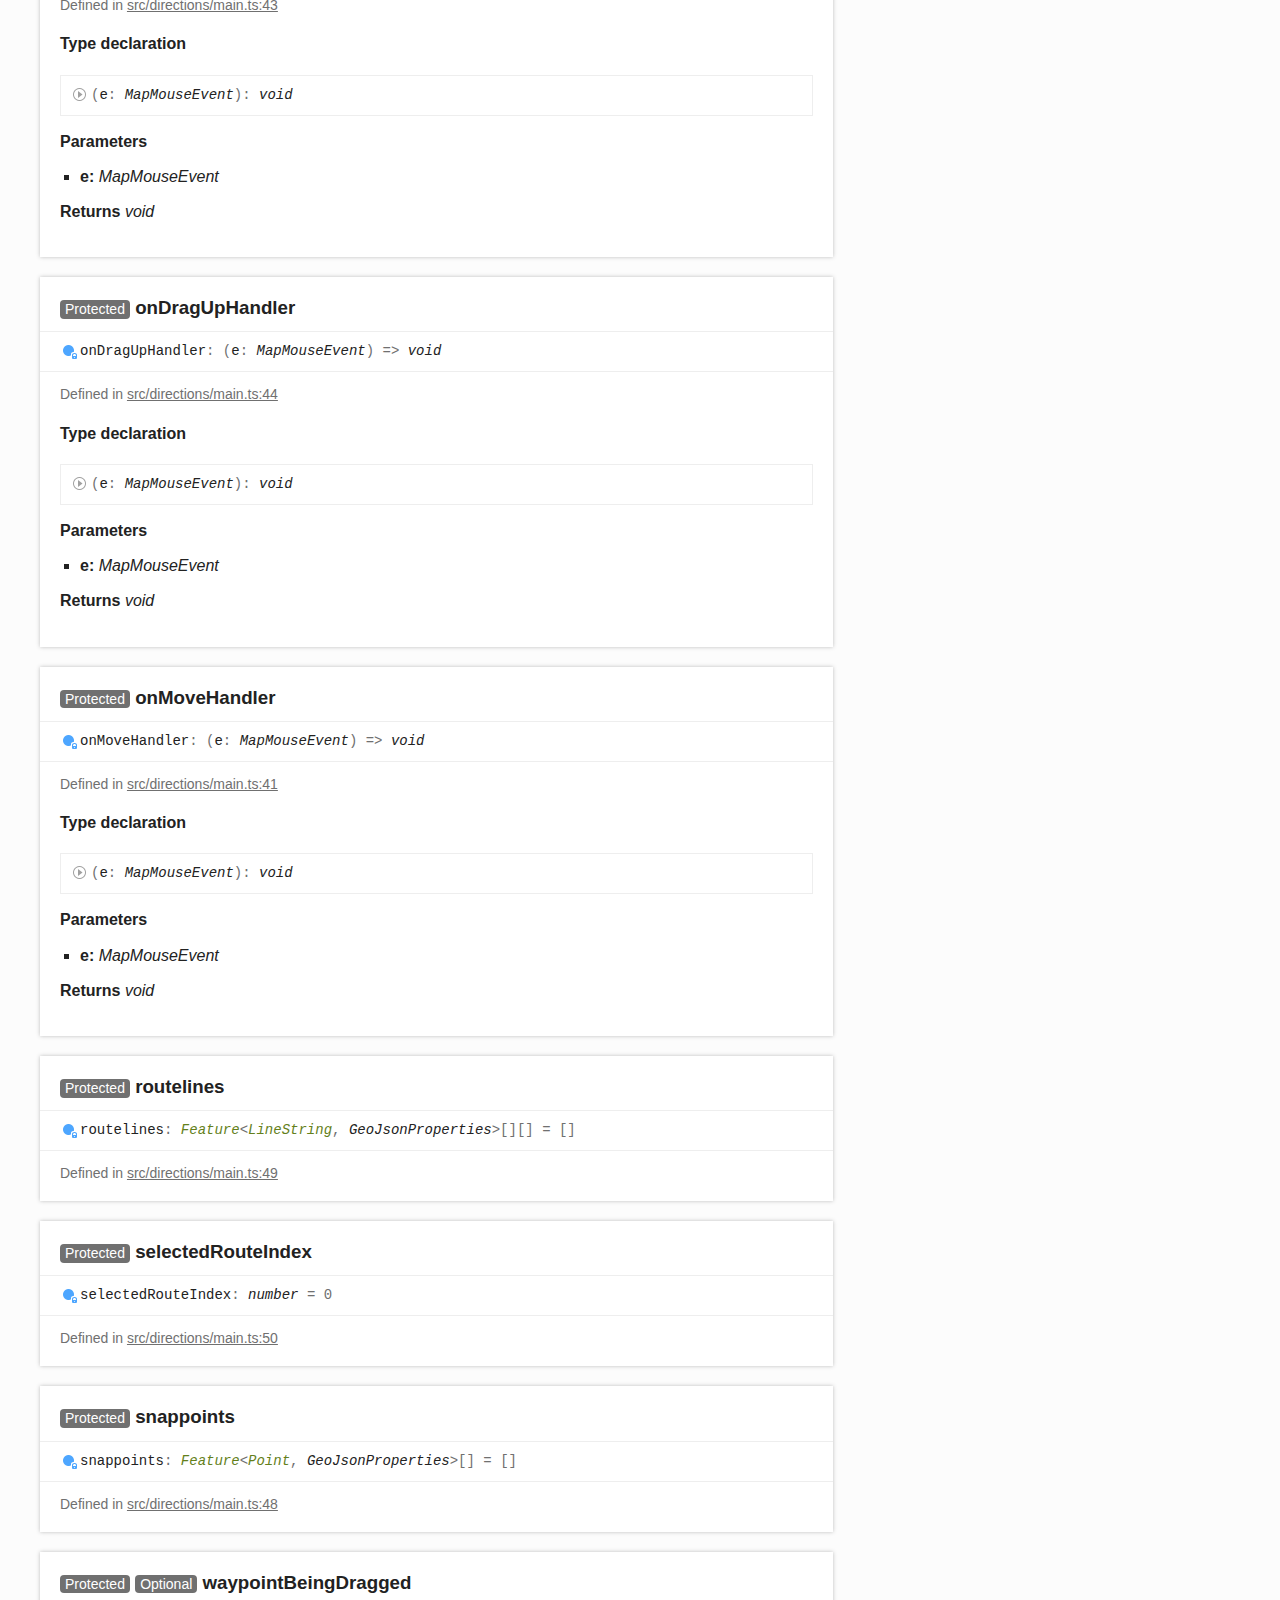
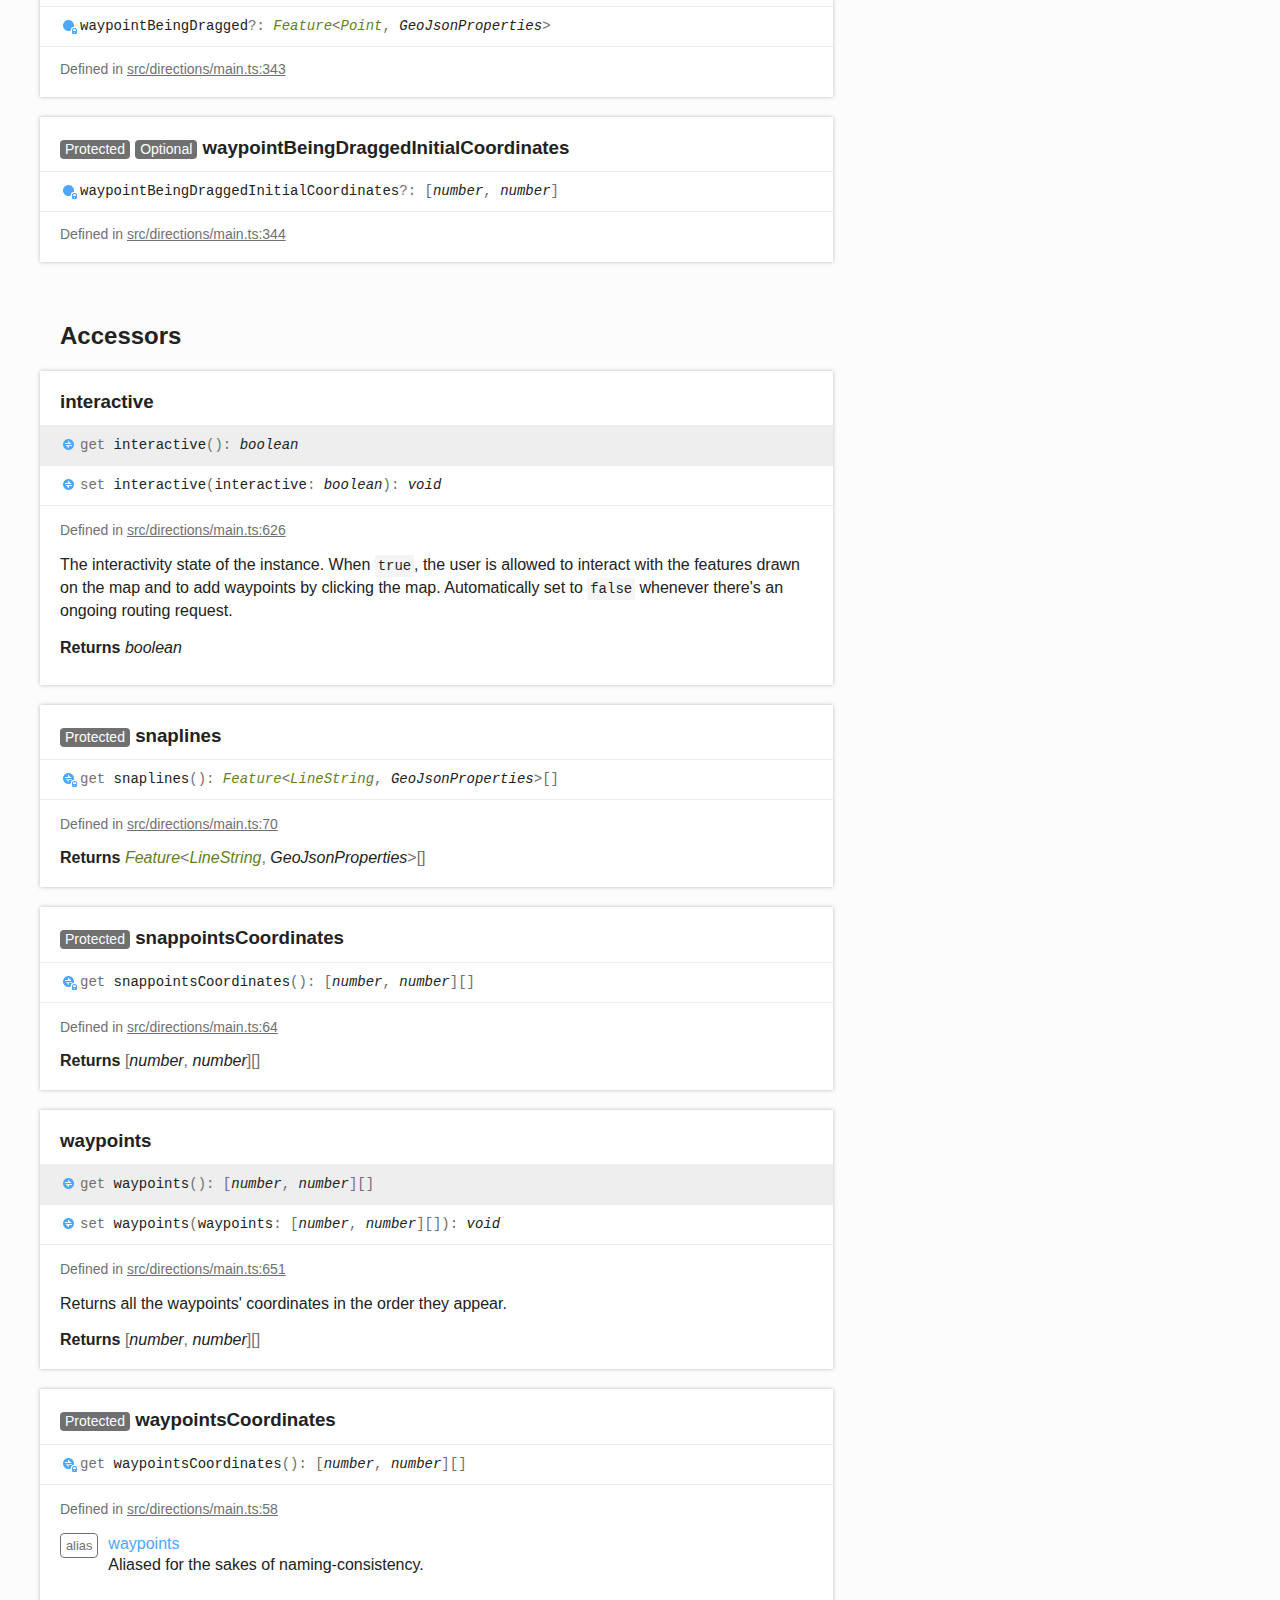
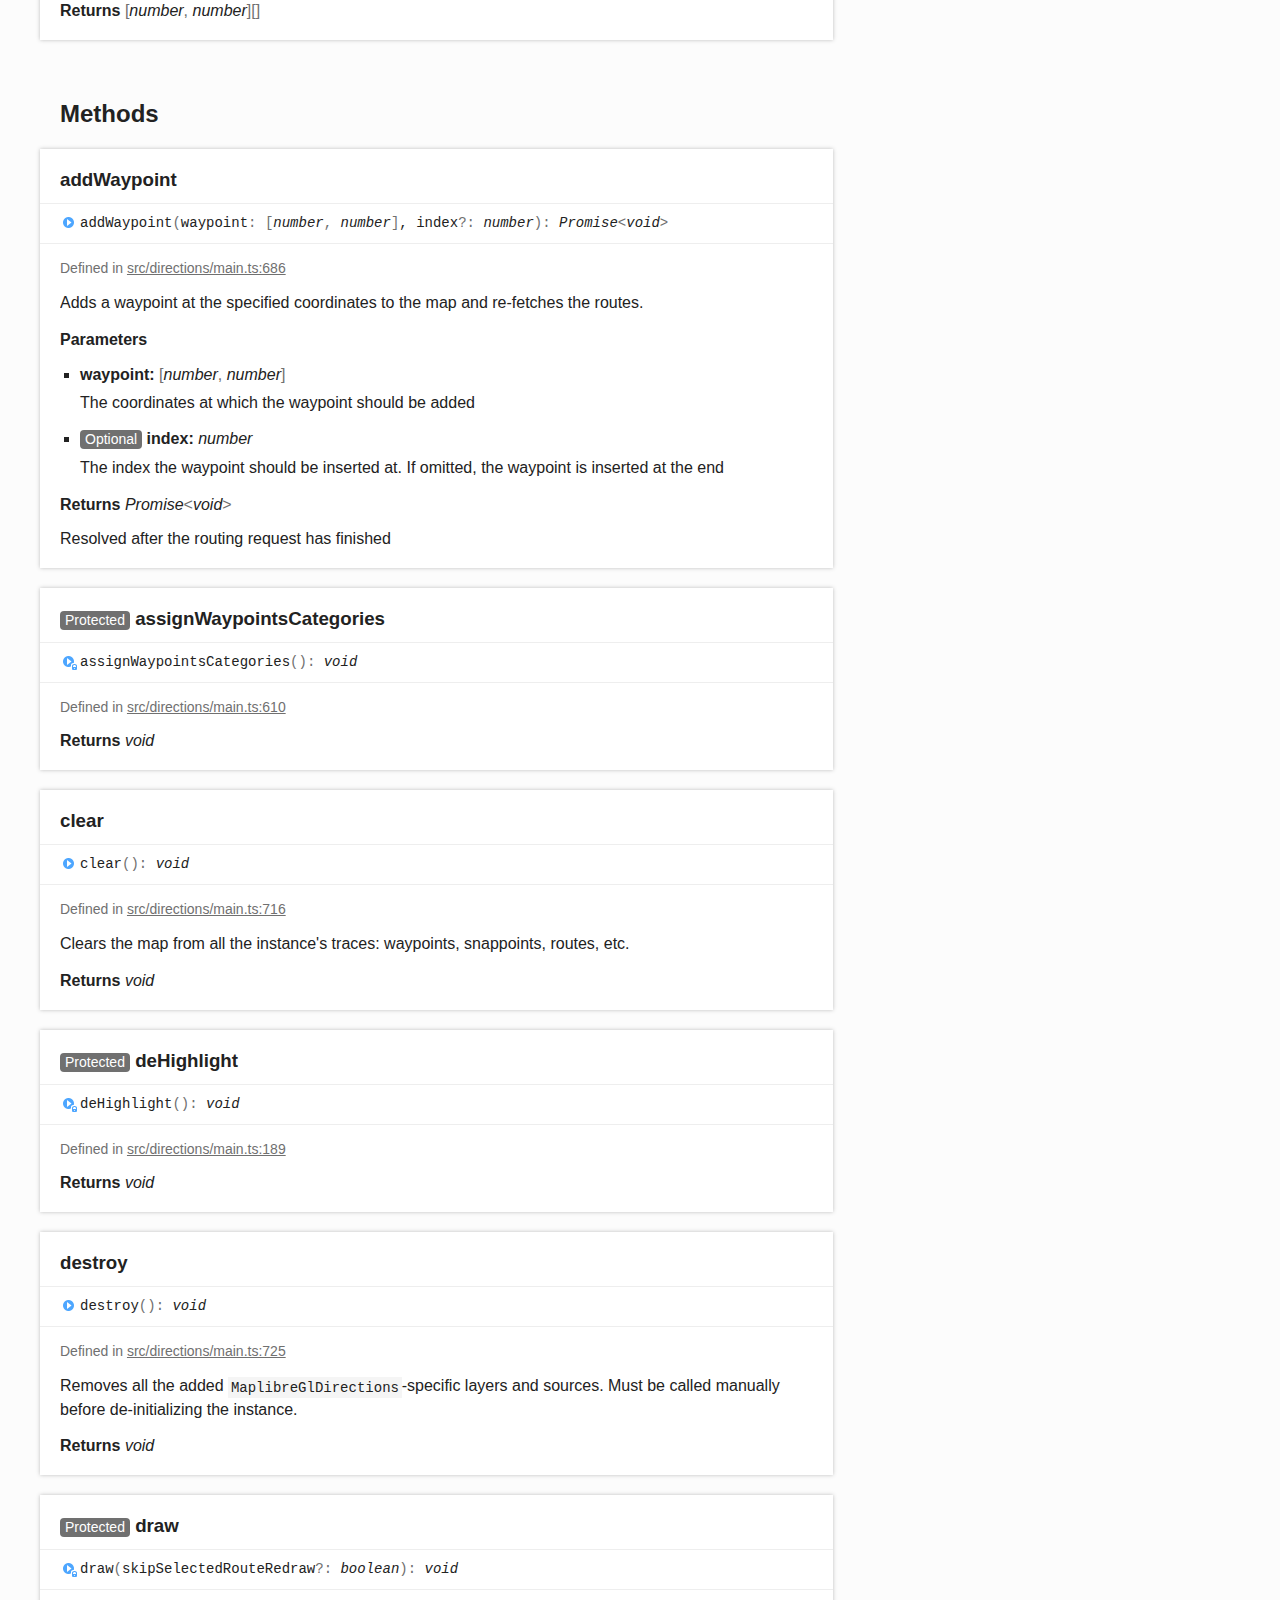
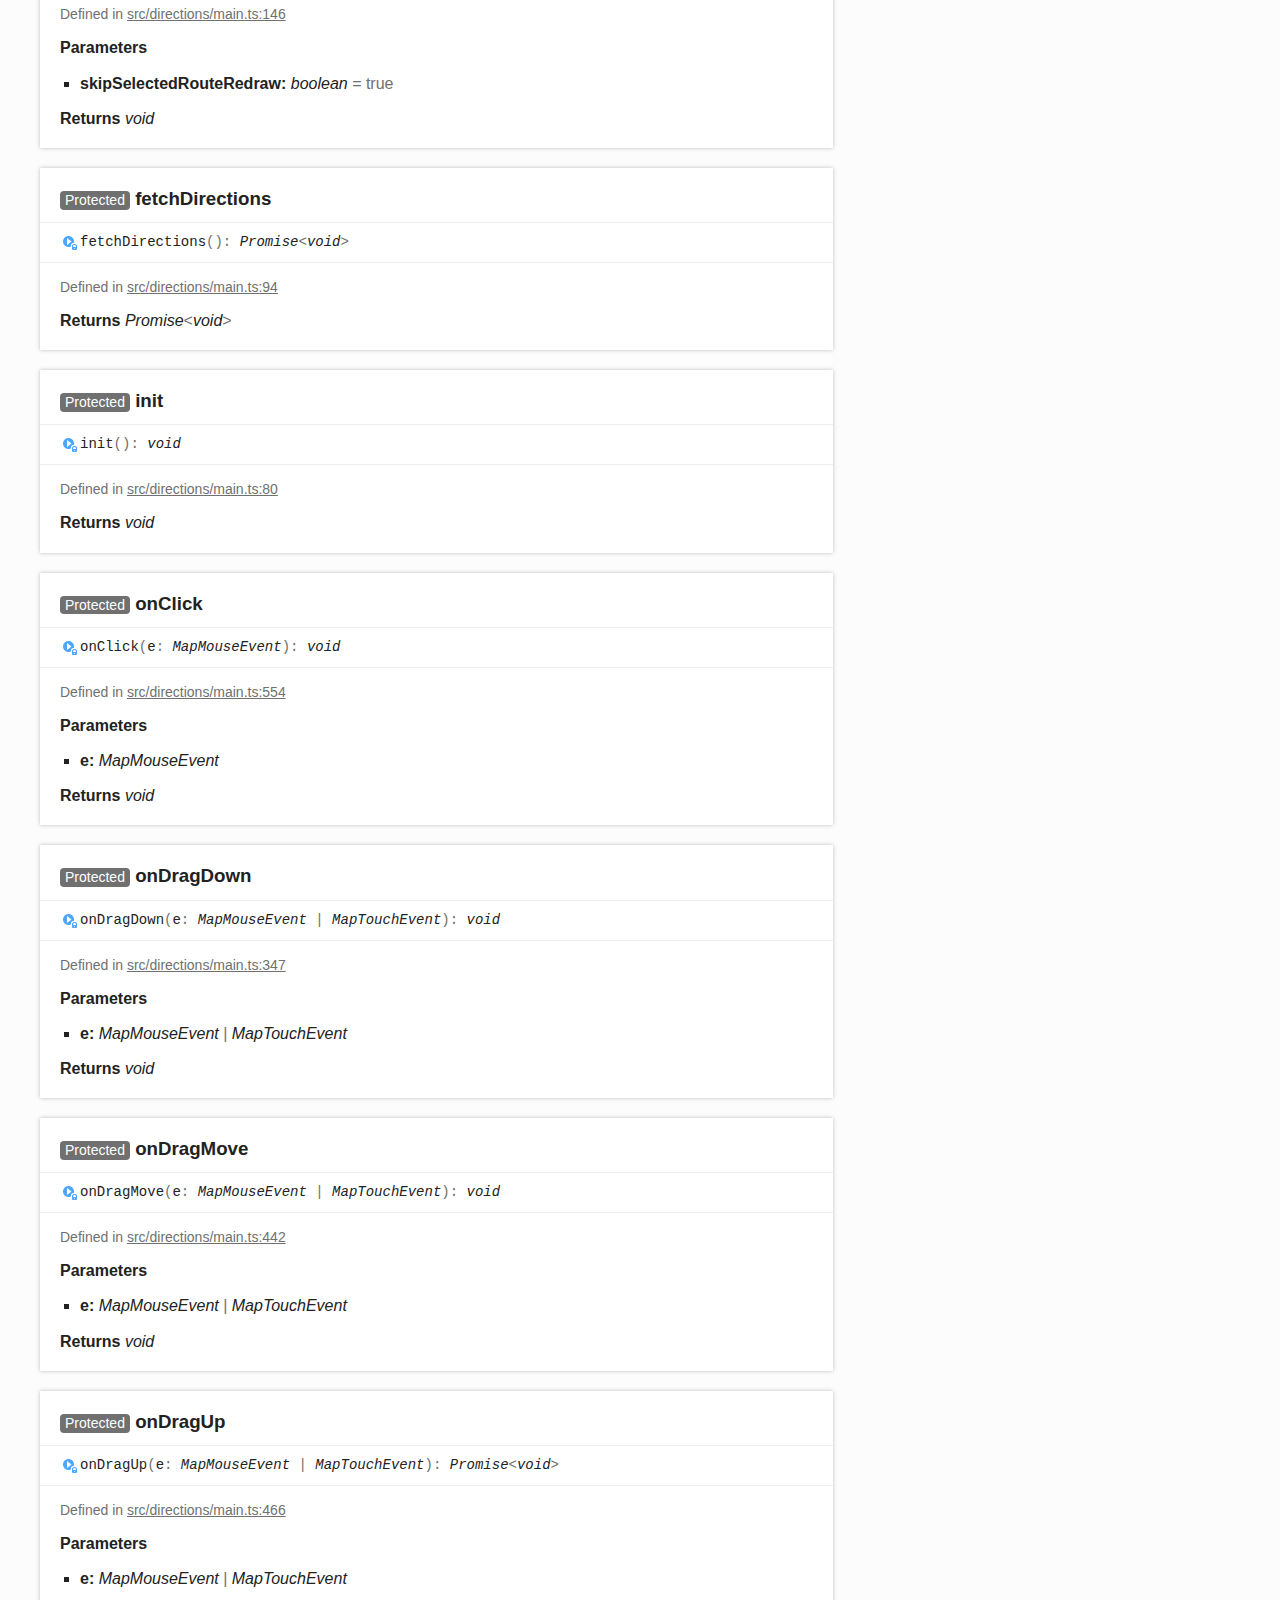
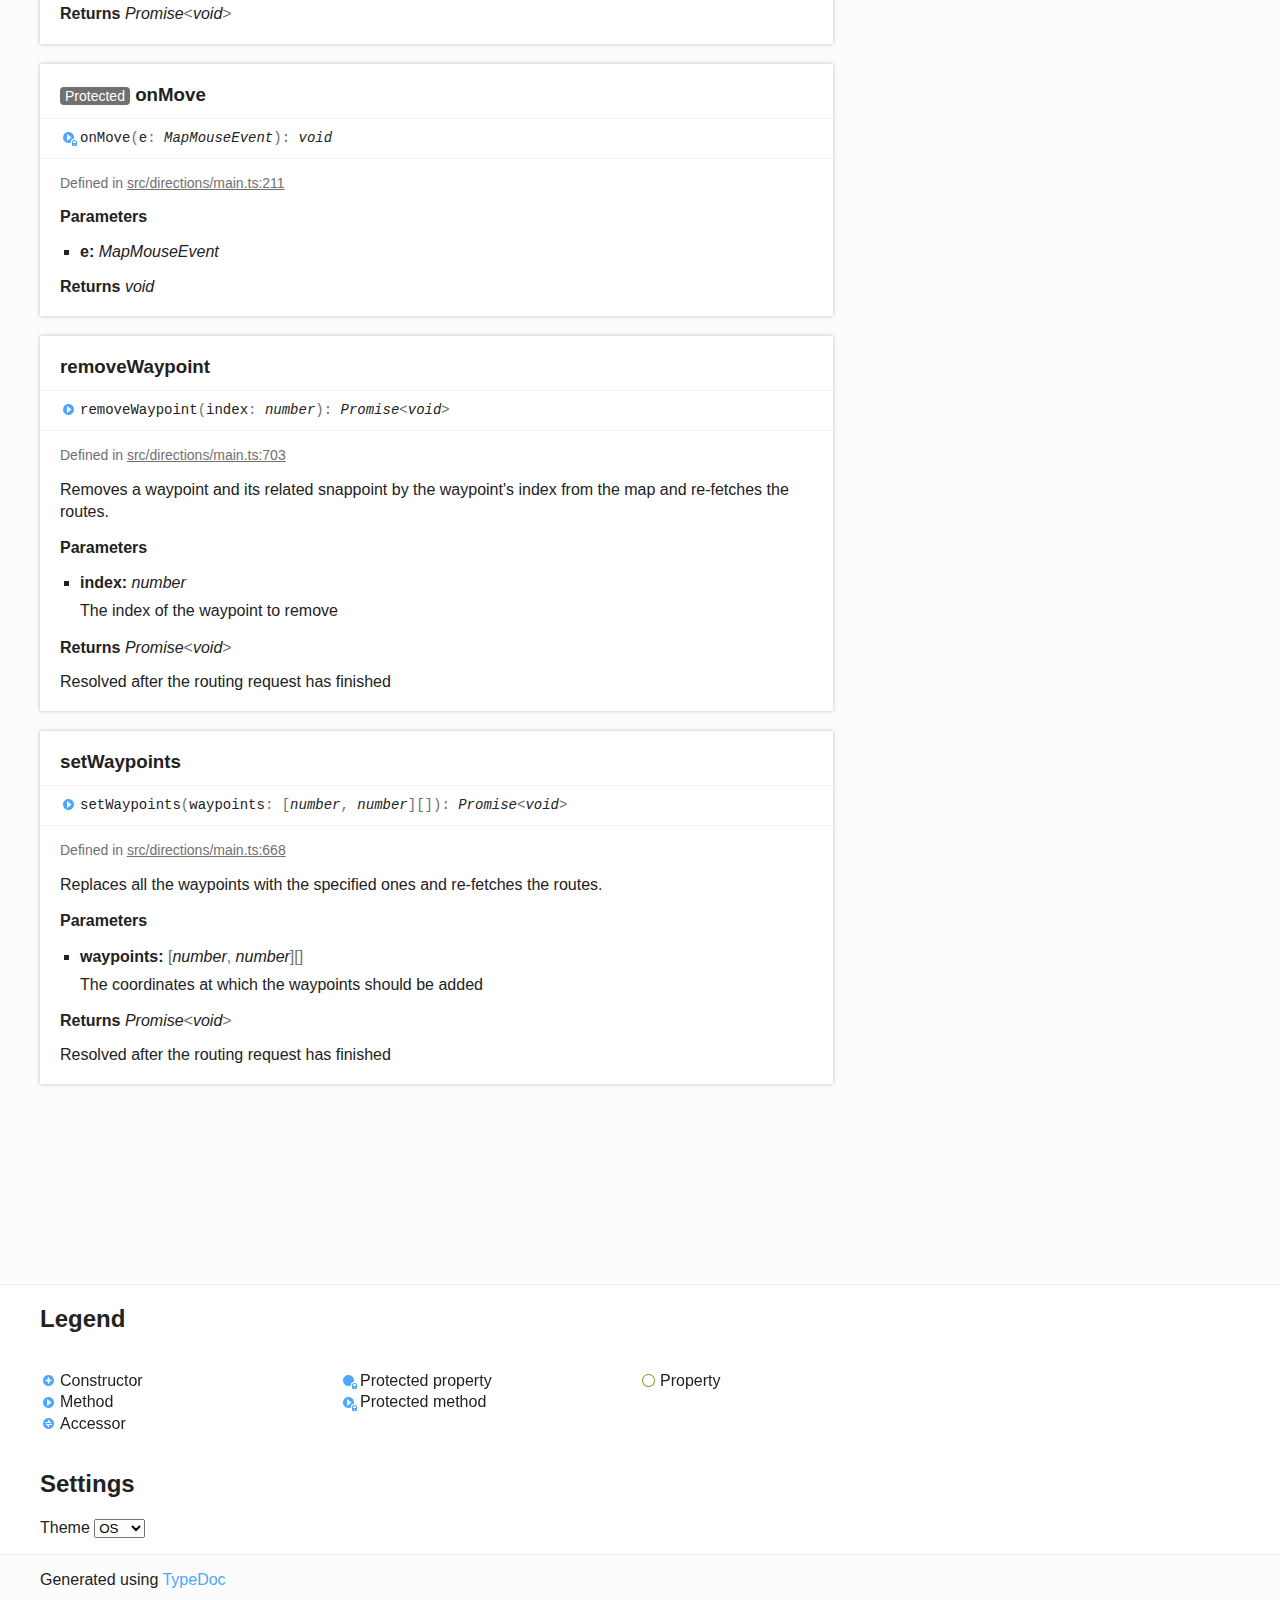
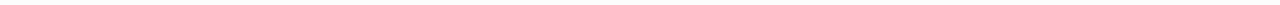
<file: api/classes/default.html>
<!DOCTYPE html><html class="default"><head><meta charSet="utf-8"/><meta http-equiv="x-ua-compatible" content="IE=edge"/><title>default | @maplibre/maplibre-gl-directions - v0.1.1</title><meta name="description" content="Documentation for @maplibre/maplibre-gl-directions - v0.1.1"/><meta name="viewport" content="width=device-width, initial-scale=1"/><link rel="stylesheet" href="../assets/style.css"/><link rel="stylesheet" href="../assets/highlight.css"/><script async src="../assets/search.js" id="search-script"></script></head><body><script>document.body.classList.add(localStorage.getItem("tsd-theme") || "os")</script><header><div class="tsd-page-toolbar"><div class="container"><div class="table-wrap"><div class="table-cell" id="tsd-search" data-base=".."><div class="field"><label for="tsd-search-field" class="tsd-widget search no-caption">Search</label><input type="text" id="tsd-search-field"/></div><ul class="results"><li class="state loading">Preparing search index...</li><li class="state failure">The search index is not available</li></ul><a href="../index.html" class="title">@maplibre/maplibre-gl-directions - v0.1.1</a></div><div class="table-cell" id="tsd-widgets"><div id="tsd-filter"><a href="#" class="tsd-widget options no-caption" data-toggle="options">Options</a><div class="tsd-filter-group"><div class="tsd-select" id="tsd-filter-visibility"><span class="tsd-select-label">All</span><ul class="tsd-select-list"><li data-value="public">Public</li><li data-value="protected">Public/Protected</li><li data-value="private" class="selected">All</li></ul></div> <input type="checkbox" id="tsd-filter-inherited" checked/><label class="tsd-widget" for="tsd-filter-inherited">Inherited</label><input type="checkbox" id="tsd-filter-externals" checked/><label class="tsd-widget" for="tsd-filter-externals">Externals</label></div></div><a href="#" class="tsd-widget menu no-caption" data-toggle="menu">Menu</a></div></div></div></div><div class="tsd-page-title"><div class="container"><ul class="tsd-breadcrumb"><li><a href="../modules.html">@maplibre/maplibre-gl-directions - v0.1.1</a></li><li><a href="default.html">default</a></li></ul><h1>Class default</h1></div></div></header><div class="container container-main"><div class="row"><div class="col-8 col-content"><section class="tsd-panel tsd-comment"><div class="tsd-comment tsd-typography"><div class="lead">
<p>The main class responsible for all the user interaction and for the routing itself.</p>
</div></div></section><section class="tsd-panel tsd-hierarchy"><h3>Hierarchy</h3><ul class="tsd-hierarchy"><li><span class="target">default</span></li></ul></section><section class="tsd-panel-group tsd-index-group"><h2>Index</h2><section class="tsd-panel tsd-index-panel"><div class="tsd-index-content"><section class="tsd-index-section "><h3>Constructors</h3><ul class="tsd-index-list"><li class="tsd-kind-constructor tsd-parent-kind-class"><a href="default.html#constructor" class="tsd-kind-icon">constructor</a></li></ul></section><section class="tsd-index-section tsd-is-private-protected"><h3>Properties</h3><ul class="tsd-index-list"><li class="tsd-kind-property tsd-parent-kind-class tsd-is-protected"><a href="default.html#_interactive" class="tsd-kind-icon">_interactive</a></li><li class="tsd-kind-property tsd-parent-kind-class tsd-is-protected"><a href="default.html#_waypoints" class="tsd-kind-icon">_waypoints</a></li><li class="tsd-kind-property tsd-parent-kind-class tsd-is-protected"><a href="default.html#buildPoint" class="tsd-kind-icon">build<wbr/>Point</a></li><li class="tsd-kind-property tsd-parent-kind-class tsd-is-protected"><a href="default.html#buildRequest" class="tsd-kind-icon">build<wbr/>Request</a></li><li class="tsd-kind-property tsd-parent-kind-class tsd-is-protected"><a href="default.html#buildRoutelines" class="tsd-kind-icon">build<wbr/>Routelines</a></li><li class="tsd-kind-property tsd-parent-kind-class tsd-is-protected"><a href="default.html#buildSnaplines" class="tsd-kind-icon">build<wbr/>Snaplines</a></li><li class="tsd-kind-property tsd-parent-kind-class tsd-is-protected"><a href="default.html#configuration" class="tsd-kind-icon">configuration</a></li><li class="tsd-kind-property tsd-parent-kind-class tsd-is-protected"><a href="default.html#departSnappointIndex" class="tsd-kind-icon">depart<wbr/>Snappoint<wbr/>Index</a></li><li class="tsd-kind-property tsd-parent-kind-class tsd-is-protected"><a href="default.html#dragDownPosition" class="tsd-kind-icon">drag<wbr/>Down<wbr/>Position</a></li><li class="tsd-kind-property tsd-parent-kind-class tsd-is-protected"><a href="default.html#highlightedSnappoints" class="tsd-kind-icon">highlighted<wbr/>Snappoints</a></li><li class="tsd-kind-property tsd-parent-kind-class tsd-is-protected"><a href="default.html#highlightedWaypoints" class="tsd-kind-icon">highlighted<wbr/>Waypoints</a></li><li class="tsd-kind-property tsd-parent-kind-class tsd-is-protected"><a href="default.html#hoverpoint" class="tsd-kind-icon">hoverpoint</a></li><li class="tsd-kind-property tsd-parent-kind-class tsd-is-protected"><a href="default.html#map" class="tsd-kind-icon">map</a></li><li class="tsd-kind-property tsd-parent-kind-class tsd-is-protected"><a href="default.html#onClickHandler" class="tsd-kind-icon">on<wbr/>Click<wbr/>Handler</a></li><li class="tsd-kind-property tsd-parent-kind-class tsd-is-protected"><a href="default.html#onDragDownHandler" class="tsd-kind-icon">on<wbr/>Drag<wbr/>Down<wbr/>Handler</a></li><li class="tsd-kind-property tsd-parent-kind-class tsd-is-protected"><a href="default.html#onDragMoveHandler" class="tsd-kind-icon">on<wbr/>Drag<wbr/>Move<wbr/>Handler</a></li><li class="tsd-kind-property tsd-parent-kind-class tsd-is-protected"><a href="default.html#onDragUpHandler" class="tsd-kind-icon">on<wbr/>Drag<wbr/>Up<wbr/>Handler</a></li><li class="tsd-kind-property tsd-parent-kind-class tsd-is-protected"><a href="default.html#onMoveHandler" class="tsd-kind-icon">on<wbr/>Move<wbr/>Handler</a></li><li class="tsd-kind-property tsd-parent-kind-class tsd-is-protected"><a href="default.html#routelines" class="tsd-kind-icon">routelines</a></li><li class="tsd-kind-property tsd-parent-kind-class tsd-is-protected"><a href="default.html#selectedRouteIndex" class="tsd-kind-icon">selected<wbr/>Route<wbr/>Index</a></li><li class="tsd-kind-property tsd-parent-kind-class tsd-is-protected"><a href="default.html#snappoints" class="tsd-kind-icon">snappoints</a></li><li class="tsd-kind-property tsd-parent-kind-class tsd-is-protected"><a href="default.html#waypointBeingDragged" class="tsd-kind-icon">waypoint<wbr/>Being<wbr/>Dragged</a></li><li class="tsd-kind-property tsd-parent-kind-class tsd-is-protected"><a href="default.html#waypointBeingDraggedInitialCoordinates" class="tsd-kind-icon">waypoint<wbr/>Being<wbr/>Dragged<wbr/>Initial<wbr/>Coordinates</a></li></ul></section><section class="tsd-index-section "><h3>Accessors</h3><ul class="tsd-index-list"><li class="tsd-kind-accessor tsd-parent-kind-class"><a href="default.html#interactive" class="tsd-kind-icon">interactive</a></li><li class="tsd-kind-get-signature tsd-parent-kind-class tsd-is-protected"><a href="default.html#snaplines" class="tsd-kind-icon">snaplines</a></li><li class="tsd-kind-get-signature tsd-parent-kind-class tsd-is-protected"><a href="default.html#snappointsCoordinates" class="tsd-kind-icon">snappoints<wbr/>Coordinates</a></li><li class="tsd-kind-accessor tsd-parent-kind-class"><a href="default.html#waypoints" class="tsd-kind-icon">waypoints</a></li><li class="tsd-kind-get-signature tsd-parent-kind-class tsd-is-protected"><a href="default.html#waypointsCoordinates" class="tsd-kind-icon">waypoints<wbr/>Coordinates</a></li></ul></section><section class="tsd-index-section "><h3>Methods</h3><ul class="tsd-index-list"><li class="tsd-kind-method tsd-parent-kind-class"><a href="default.html#addWaypoint" class="tsd-kind-icon">add<wbr/>Waypoint</a></li><li class="tsd-kind-method tsd-parent-kind-class tsd-is-protected"><a href="default.html#assignWaypointsCategories" class="tsd-kind-icon">assign<wbr/>Waypoints<wbr/>Categories</a></li><li class="tsd-kind-method tsd-parent-kind-class"><a href="default.html#clear" class="tsd-kind-icon">clear</a></li><li class="tsd-kind-method tsd-parent-kind-class tsd-is-protected"><a href="default.html#deHighlight" class="tsd-kind-icon">de<wbr/>Highlight</a></li><li class="tsd-kind-method tsd-parent-kind-class"><a href="default.html#destroy" class="tsd-kind-icon">destroy</a></li><li class="tsd-kind-method tsd-parent-kind-class tsd-is-protected"><a href="default.html#draw" class="tsd-kind-icon">draw</a></li><li class="tsd-kind-method tsd-parent-kind-class tsd-is-protected"><a href="default.html#fetchDirections" class="tsd-kind-icon">fetch<wbr/>Directions</a></li><li class="tsd-kind-method tsd-parent-kind-class tsd-is-protected"><a href="default.html#init" class="tsd-kind-icon">init</a></li><li class="tsd-kind-method tsd-parent-kind-class tsd-is-protected"><a href="default.html#onClick" class="tsd-kind-icon">on<wbr/>Click</a></li><li class="tsd-kind-method tsd-parent-kind-class tsd-is-protected"><a href="default.html#onDragDown" class="tsd-kind-icon">on<wbr/>Drag<wbr/>Down</a></li><li class="tsd-kind-method tsd-parent-kind-class tsd-is-protected"><a href="default.html#onDragMove" class="tsd-kind-icon">on<wbr/>Drag<wbr/>Move</a></li><li class="tsd-kind-method tsd-parent-kind-class tsd-is-protected"><a href="default.html#onDragUp" class="tsd-kind-icon">on<wbr/>Drag<wbr/>Up</a></li><li class="tsd-kind-method tsd-parent-kind-class tsd-is-protected"><a href="default.html#onMove" class="tsd-kind-icon">on<wbr/>Move</a></li><li class="tsd-kind-method tsd-parent-kind-class"><a href="default.html#removeWaypoint" class="tsd-kind-icon">remove<wbr/>Waypoint</a></li><li class="tsd-kind-method tsd-parent-kind-class"><a href="default.html#setWaypoints" class="tsd-kind-icon">set<wbr/>Waypoints</a></li></ul></section></div></section></section><section class="tsd-panel-group tsd-member-group "><h2>Constructors</h2><section class="tsd-panel tsd-member tsd-kind-constructor tsd-parent-kind-class"><a id="constructor" class="tsd-anchor"></a><h3 class="tsd-anchor-link">constructor<a href="#constructor" aria-label="Permalink" class="tsd-anchor-icon"><svg xmlns="http://www.w3.org/2000/svg" class="icon icon-tabler icon-tabler-link" viewBox="0 0 24 24" stroke-width="2" stroke="currentColor" fill="none" stroke-linecap="round" stroke-linejoin="round"><path stroke="none" d="M0 0h24v24H0z" fill="none"></path><path d="M10 14a3.5 3.5 0 0 0 5 0l4 -4a3.5 3.5 0 0 0 -5 -5l-.5 .5"></path><path d="M14 10a3.5 3.5 0 0 0 -5 0l-4 4a3.5 3.5 0 0 0 5 5l.5 -.5"></path></svg></a></h3><ul class="tsd-signatures tsd-kind-constructor tsd-parent-kind-class"><li class="tsd-signature tsd-kind-icon">new default<span class="tsd-signature-symbol">(</span>map<span class="tsd-signature-symbol">: </span><span class="tsd-signature-type">Map</span>, configuration<span class="tsd-signature-symbol">?: </span><span class="tsd-signature-type">Partial</span><span class="tsd-signature-symbol">&lt;</span><a href="../interfaces/MaplibreGlDirectionsConfiguration.html" class="tsd-signature-type" data-tsd-kind="Interface">MaplibreGlDirectionsConfiguration</a><span class="tsd-signature-symbol">&gt;</span><span class="tsd-signature-symbol">)</span><span class="tsd-signature-symbol">: </span><a href="default.html" class="tsd-signature-type" data-tsd-kind="Class">default</a></li></ul><ul class="tsd-descriptions"><li class="tsd-description"><aside class="tsd-sources"><ul><li>Defined in <a href="https://github.com/maplibre/maplibre-gl-directions/blob/9489253/src/directions/main.ts#L11">src/directions/main.ts:11</a></li></ul></aside><h4 class="tsd-parameters-title">Parameters</h4><ul class="tsd-parameters"><li><h5>map: <span class="tsd-signature-type">Map</span></h5></li><li><h5><span class="tsd-flag ts-flagOptional">Optional</span> configuration: <span class="tsd-signature-type">Partial</span><span class="tsd-signature-symbol">&lt;</span><a href="../interfaces/MaplibreGlDirectionsConfiguration.html" class="tsd-signature-type" data-tsd-kind="Interface">MaplibreGlDirectionsConfiguration</a><span class="tsd-signature-symbol">&gt;</span></h5></li></ul><h4 class="tsd-returns-title">Returns <a href="default.html" class="tsd-signature-type" data-tsd-kind="Class">default</a></h4></li></ul></section></section><section class="tsd-panel-group tsd-member-group tsd-is-private-protected"><h2>Properties</h2><section class="tsd-panel tsd-member tsd-kind-property tsd-parent-kind-class tsd-is-protected"><a id="_interactive" class="tsd-anchor"></a><h3 class="tsd-anchor-link"><span class="tsd-flag ts-flagProtected">Protected</span> _interactive<a href="#_interactive" aria-label="Permalink" class="tsd-anchor-icon"><svg xmlns="http://www.w3.org/2000/svg" class="icon icon-tabler icon-tabler-link" viewBox="0 0 24 24" stroke-width="2" stroke="currentColor" fill="none" stroke-linecap="round" stroke-linejoin="round"><path stroke="none" d="M0 0h24v24H0z" fill="none"></path><path d="M10 14a3.5 3.5 0 0 0 5 0l4 -4a3.5 3.5 0 0 0 -5 -5l-.5 .5"></path><path d="M14 10a3.5 3.5 0 0 0 -5 0l-4 4a3.5 3.5 0 0 0 5 5l.5 -.5"></path></svg></a></h3><div class="tsd-signature tsd-kind-icon">_interactive<span class="tsd-signature-symbol">:</span> <span class="tsd-signature-type">boolean</span><span class="tsd-signature-symbol"> = false</span></div><aside class="tsd-sources"><ul><li>Defined in <a href="https://github.com/maplibre/maplibre-gl-directions/blob/9489253/src/directions/main.ts#L35">src/directions/main.ts:35</a></li></ul></aside></section><section class="tsd-panel tsd-member tsd-kind-property tsd-parent-kind-class tsd-is-protected"><a id="_waypoints" class="tsd-anchor"></a><h3 class="tsd-anchor-link"><span class="tsd-flag ts-flagProtected">Protected</span> _waypoints<a href="#_waypoints" aria-label="Permalink" class="tsd-anchor-icon"><svg xmlns="http://www.w3.org/2000/svg" class="icon icon-tabler icon-tabler-link" viewBox="0 0 24 24" stroke-width="2" stroke="currentColor" fill="none" stroke-linecap="round" stroke-linejoin="round"><path stroke="none" d="M0 0h24v24H0z" fill="none"></path><path d="M10 14a3.5 3.5 0 0 0 5 0l4 -4a3.5 3.5 0 0 0 -5 -5l-.5 .5"></path><path d="M14 10a3.5 3.5 0 0 0 -5 0l-4 4a3.5 3.5 0 0 0 5 5l.5 -.5"></path></svg></a></h3><div class="tsd-signature tsd-kind-icon">_waypoints<span class="tsd-signature-symbol">:</span> <a href="../interfaces/Feature.html" class="tsd-signature-type" data-tsd-kind="Interface">Feature</a><span class="tsd-signature-symbol">&lt;</span><a href="../interfaces/Point.html" class="tsd-signature-type" data-tsd-kind="Interface">Point</a><span class="tsd-signature-symbol">, </span><span class="tsd-signature-type">GeoJsonProperties</span><span class="tsd-signature-symbol">&gt;</span><span class="tsd-signature-symbol">[]</span><span class="tsd-signature-symbol"> = []</span></div><aside class="tsd-sources"><ul><li>Defined in <a href="https://github.com/maplibre/maplibre-gl-directions/blob/9489253/src/directions/main.ts#L47">src/directions/main.ts:47</a></li></ul></aside></section><section class="tsd-panel tsd-member tsd-kind-property tsd-parent-kind-class tsd-is-protected"><a id="buildPoint" class="tsd-anchor"></a><h3 class="tsd-anchor-link"><span class="tsd-flag ts-flagProtected">Protected</span> build<wbr/>Point<a href="#buildPoint" aria-label="Permalink" class="tsd-anchor-icon"><svg xmlns="http://www.w3.org/2000/svg" class="icon icon-tabler icon-tabler-link" viewBox="0 0 24 24" stroke-width="2" stroke="currentColor" fill="none" stroke-linecap="round" stroke-linejoin="round"><path stroke="none" d="M0 0h24v24H0z" fill="none"></path><path d="M10 14a3.5 3.5 0 0 0 5 0l4 -4a3.5 3.5 0 0 0 -5 -5l-.5 .5"></path><path d="M14 10a3.5 3.5 0 0 0 -5 0l-4 4a3.5 3.5 0 0 0 5 5l.5 -.5"></path></svg></a></h3><div class="tsd-signature tsd-kind-icon">build<wbr/>Point<span class="tsd-signature-symbol">:</span> <span class="tsd-signature-symbol">(</span>coordinate<span class="tsd-signature-symbol">: </span><span class="tsd-signature-symbol">[</span><span class="tsd-signature-type">number</span><span class="tsd-signature-symbol">, </span><span class="tsd-signature-type">number</span><span class="tsd-signature-symbol">]</span>, type<span class="tsd-signature-symbol">: </span><a href="../modules.html#PointType" class="tsd-signature-type" data-tsd-kind="Type alias">PointType</a>, properties<span class="tsd-signature-symbol">?: </span><span class="tsd-signature-type">Record</span><span class="tsd-signature-symbol">&lt;</span><span class="tsd-signature-type">string</span><span class="tsd-signature-symbol">, </span><span class="tsd-signature-type">unknown</span><span class="tsd-signature-symbol">&gt;</span><span class="tsd-signature-symbol">)</span><span class="tsd-signature-symbol"> =&gt; </span><a href="../interfaces/Feature.html" class="tsd-signature-type" data-tsd-kind="Interface">Feature</a><span class="tsd-signature-symbol">&lt;</span><a href="../interfaces/Point.html" class="tsd-signature-type" data-tsd-kind="Interface">Point</a><span class="tsd-signature-symbol">&gt;</span><span class="tsd-signature-symbol"> = buildPoint</span></div><aside class="tsd-sources"><ul><li>Defined in <a href="https://github.com/maplibre/maplibre-gl-directions/blob/9489253/src/directions/main.ts#L37">src/directions/main.ts:37</a></li></ul></aside><div class="tsd-type-declaration"><h4>Type declaration</h4><ul class="tsd-parameters"><li class="tsd-parameter-signature"><ul class="tsd-signatures tsd-kind-type-literal tsd-parent-kind-class tsd-is-protected"><li class="tsd-signature tsd-kind-icon"><span class="tsd-signature-symbol">(</span>coordinate<span class="tsd-signature-symbol">: </span><span class="tsd-signature-symbol">[</span><span class="tsd-signature-type">number</span><span class="tsd-signature-symbol">, </span><span class="tsd-signature-type">number</span><span class="tsd-signature-symbol">]</span>, type<span class="tsd-signature-symbol">: </span><a href="../modules.html#PointType" class="tsd-signature-type" data-tsd-kind="Type alias">PointType</a>, properties<span class="tsd-signature-symbol">?: </span><span class="tsd-signature-type">Record</span><span class="tsd-signature-symbol">&lt;</span><span class="tsd-signature-type">string</span><span class="tsd-signature-symbol">, </span><span class="tsd-signature-type">unknown</span><span class="tsd-signature-symbol">&gt;</span><span class="tsd-signature-symbol">)</span><span class="tsd-signature-symbol">: </span><a href="../interfaces/Feature.html" class="tsd-signature-type" data-tsd-kind="Interface">Feature</a><span class="tsd-signature-symbol">&lt;</span><a href="../interfaces/Point.html" class="tsd-signature-type" data-tsd-kind="Interface">Point</a><span class="tsd-signature-symbol">&gt;</span></li></ul><ul class="tsd-descriptions"><li class="tsd-description"><h4 class="tsd-parameters-title">Parameters</h4><ul class="tsd-parameters"><li><h5>coordinate: <span class="tsd-signature-symbol">[</span><span class="tsd-signature-type">number</span><span class="tsd-signature-symbol">, </span><span class="tsd-signature-type">number</span><span class="tsd-signature-symbol">]</span></h5></li><li><h5>type: <a href="../modules.html#PointType" class="tsd-signature-type" data-tsd-kind="Type alias">PointType</a></h5></li><li><h5><span class="tsd-flag ts-flagOptional">Optional</span> properties: <span class="tsd-signature-type">Record</span><span class="tsd-signature-symbol">&lt;</span><span class="tsd-signature-type">string</span><span class="tsd-signature-symbol">, </span><span class="tsd-signature-type">unknown</span><span class="tsd-signature-symbol">&gt;</span></h5></li></ul><h4 class="tsd-returns-title">Returns <a href="../interfaces/Feature.html" class="tsd-signature-type" data-tsd-kind="Interface">Feature</a><span class="tsd-signature-symbol">&lt;</span><a href="../interfaces/Point.html" class="tsd-signature-type" data-tsd-kind="Interface">Point</a><span class="tsd-signature-symbol">&gt;</span></h4></li></ul></li></ul></div></section><section class="tsd-panel tsd-member tsd-kind-property tsd-parent-kind-class tsd-is-protected"><a id="buildRequest" class="tsd-anchor"></a><h3 class="tsd-anchor-link"><span class="tsd-flag ts-flagProtected">Protected</span> build<wbr/>Request<a href="#buildRequest" aria-label="Permalink" class="tsd-anchor-icon"><svg xmlns="http://www.w3.org/2000/svg" class="icon icon-tabler icon-tabler-link" viewBox="0 0 24 24" stroke-width="2" stroke="currentColor" fill="none" stroke-linecap="round" stroke-linejoin="round"><path stroke="none" d="M0 0h24v24H0z" fill="none"></path><path d="M10 14a3.5 3.5 0 0 0 5 0l4 -4a3.5 3.5 0 0 0 -5 -5l-.5 .5"></path><path d="M14 10a3.5 3.5 0 0 0 -5 0l-4 4a3.5 3.5 0 0 0 5 5l.5 -.5"></path></svg></a></h3><div class="tsd-signature tsd-kind-icon">build<wbr/>Request<span class="tsd-signature-symbol">:</span> <span class="tsd-signature-symbol">(</span>configuration<span class="tsd-signature-symbol">: </span><a href="../interfaces/MaplibreGlDirectionsConfiguration.html" class="tsd-signature-type" data-tsd-kind="Interface">MaplibreGlDirectionsConfiguration</a>, waypointsCoordinates<span class="tsd-signature-symbol">: </span><span class="tsd-signature-symbol">[</span><span class="tsd-signature-type">number</span><span class="tsd-signature-symbol">, </span><span class="tsd-signature-type">number</span><span class="tsd-signature-symbol">]</span><span class="tsd-signature-symbol">[]</span><span class="tsd-signature-symbol">)</span><span class="tsd-signature-symbol"> =&gt; </span><span class="tsd-signature-symbol">{ </span>method<span class="tsd-signature-symbol">: </span><span class="tsd-signature-type">&quot;get&quot;</span><span class="tsd-signature-symbol"> | </span><span class="tsd-signature-type">&quot;post&quot;</span><span class="tsd-signature-symbol">; </span>payload<span class="tsd-signature-symbol">: </span><span class="tsd-signature-type">URLSearchParams</span><span class="tsd-signature-symbol">; </span>url<span class="tsd-signature-symbol">: </span><span class="tsd-signature-type">string</span><span class="tsd-signature-symbol"> }</span><span class="tsd-signature-symbol"> = buildRequest</span></div><aside class="tsd-sources"><ul><li>Defined in <a href="https://github.com/maplibre/maplibre-gl-directions/blob/9489253/src/directions/main.ts#L36">src/directions/main.ts:36</a></li></ul></aside><div class="tsd-type-declaration"><h4>Type declaration</h4><ul class="tsd-parameters"><li class="tsd-parameter-signature"><ul class="tsd-signatures tsd-kind-type-literal tsd-parent-kind-class tsd-is-protected"><li class="tsd-signature tsd-kind-icon"><span class="tsd-signature-symbol">(</span>configuration<span class="tsd-signature-symbol">: </span><a href="../interfaces/MaplibreGlDirectionsConfiguration.html" class="tsd-signature-type" data-tsd-kind="Interface">MaplibreGlDirectionsConfiguration</a>, waypointsCoordinates<span class="tsd-signature-symbol">: </span><span class="tsd-signature-symbol">[</span><span class="tsd-signature-type">number</span><span class="tsd-signature-symbol">, </span><span class="tsd-signature-type">number</span><span class="tsd-signature-symbol">]</span><span class="tsd-signature-symbol">[]</span><span class="tsd-signature-symbol">)</span><span class="tsd-signature-symbol">: </span><span class="tsd-signature-symbol">{ </span>method<span class="tsd-signature-symbol">: </span><span class="tsd-signature-type">&quot;get&quot;</span><span class="tsd-signature-symbol"> | </span><span class="tsd-signature-type">&quot;post&quot;</span><span class="tsd-signature-symbol">; </span>payload<span class="tsd-signature-symbol">: </span><span class="tsd-signature-type">URLSearchParams</span><span class="tsd-signature-symbol">; </span>url<span class="tsd-signature-symbol">: </span><span class="tsd-signature-type">string</span><span class="tsd-signature-symbol"> }</span></li></ul><ul class="tsd-descriptions"><li class="tsd-description"><h4 class="tsd-parameters-title">Parameters</h4><ul class="tsd-parameters"><li><h5>configuration: <a href="../interfaces/MaplibreGlDirectionsConfiguration.html" class="tsd-signature-type" data-tsd-kind="Interface">MaplibreGlDirectionsConfiguration</a></h5></li><li><h5>waypointsCoordinates: <span class="tsd-signature-symbol">[</span><span class="tsd-signature-type">number</span><span class="tsd-signature-symbol">, </span><span class="tsd-signature-type">number</span><span class="tsd-signature-symbol">]</span><span class="tsd-signature-symbol">[]</span></h5></li></ul><h4 class="tsd-returns-title">Returns <span class="tsd-signature-symbol">{ </span>method<span class="tsd-signature-symbol">: </span><span class="tsd-signature-type">&quot;get&quot;</span><span class="tsd-signature-symbol"> | </span><span class="tsd-signature-type">&quot;post&quot;</span><span class="tsd-signature-symbol">; </span>payload<span class="tsd-signature-symbol">: </span><span class="tsd-signature-type">URLSearchParams</span><span class="tsd-signature-symbol">; </span>url<span class="tsd-signature-symbol">: </span><span class="tsd-signature-type">string</span><span class="tsd-signature-symbol"> }</span></h4><ul class="tsd-parameters"><li class="tsd-parameter"><h5>method<span class="tsd-signature-symbol">: </span><span class="tsd-signature-type">&quot;get&quot;</span><span class="tsd-signature-symbol"> | </span><span class="tsd-signature-type">&quot;post&quot;</span></h5></li><li class="tsd-parameter"><h5>payload<span class="tsd-signature-symbol">: </span><span class="tsd-signature-type">URLSearchParams</span></h5></li><li class="tsd-parameter"><h5>url<span class="tsd-signature-symbol">: </span><span class="tsd-signature-type">string</span></h5></li></ul></li></ul></li></ul></div></section><section class="tsd-panel tsd-member tsd-kind-property tsd-parent-kind-class tsd-is-protected"><a id="buildRoutelines" class="tsd-anchor"></a><h3 class="tsd-anchor-link"><span class="tsd-flag ts-flagProtected">Protected</span> build<wbr/>Routelines<a href="#buildRoutelines" aria-label="Permalink" class="tsd-anchor-icon"><svg xmlns="http://www.w3.org/2000/svg" class="icon icon-tabler icon-tabler-link" viewBox="0 0 24 24" stroke-width="2" stroke="currentColor" fill="none" stroke-linecap="round" stroke-linejoin="round"><path stroke="none" d="M0 0h24v24H0z" fill="none"></path><path d="M10 14a3.5 3.5 0 0 0 5 0l4 -4a3.5 3.5 0 0 0 -5 -5l-.5 .5"></path><path d="M14 10a3.5 3.5 0 0 0 -5 0l-4 4a3.5 3.5 0 0 0 5 5l.5 -.5"></path></svg></a></h3><div class="tsd-signature tsd-kind-icon">build<wbr/>Routelines<span class="tsd-signature-symbol">:</span> <span class="tsd-signature-symbol">(</span>requestOptions<span class="tsd-signature-symbol">: </span><span class="tsd-signature-type">Partial</span><span class="tsd-signature-symbol">&lt;</span><span class="tsd-signature-type">Record</span><span class="tsd-signature-symbol">&lt;</span><span class="tsd-signature-type">string</span><span class="tsd-signature-symbol">, </span><span class="tsd-signature-type">string</span><span class="tsd-signature-symbol">&gt;</span><span class="tsd-signature-symbol">&gt;</span>, routes<span class="tsd-signature-symbol">: </span><span class="tsd-signature-type">Route</span><span class="tsd-signature-symbol">[]</span>, selectedRouteIndex<span class="tsd-signature-symbol">: </span><span class="tsd-signature-type">number</span>, snappoints<span class="tsd-signature-symbol">: </span><a href="../interfaces/Feature.html" class="tsd-signature-type" data-tsd-kind="Interface">Feature</a><span class="tsd-signature-symbol">&lt;</span><a href="../interfaces/Point.html" class="tsd-signature-type" data-tsd-kind="Interface">Point</a><span class="tsd-signature-symbol">, </span><span class="tsd-signature-type">GeoJsonProperties</span><span class="tsd-signature-symbol">&gt;</span><span class="tsd-signature-symbol">[]</span><span class="tsd-signature-symbol">)</span><span class="tsd-signature-symbol"> =&gt; </span><a href="../interfaces/Feature.html" class="tsd-signature-type" data-tsd-kind="Interface">Feature</a><span class="tsd-signature-symbol">&lt;</span><a href="../interfaces/LineString.html" class="tsd-signature-type" data-tsd-kind="Interface">LineString</a><span class="tsd-signature-symbol">&gt;</span><span class="tsd-signature-symbol">[]</span><span class="tsd-signature-symbol">[]</span><span class="tsd-signature-symbol"> = buildRoutelines</span></div><aside class="tsd-sources"><ul><li>Defined in <a href="https://github.com/maplibre/maplibre-gl-directions/blob/9489253/src/directions/main.ts#L39">src/directions/main.ts:39</a></li></ul></aside><div class="tsd-type-declaration"><h4>Type declaration</h4><ul class="tsd-parameters"><li class="tsd-parameter-signature"><ul class="tsd-signatures tsd-kind-type-literal tsd-parent-kind-class tsd-is-protected"><li class="tsd-signature tsd-kind-icon"><span class="tsd-signature-symbol">(</span>requestOptions<span class="tsd-signature-symbol">: </span><span class="tsd-signature-type">Partial</span><span class="tsd-signature-symbol">&lt;</span><span class="tsd-signature-type">Record</span><span class="tsd-signature-symbol">&lt;</span><span class="tsd-signature-type">string</span><span class="tsd-signature-symbol">, </span><span class="tsd-signature-type">string</span><span class="tsd-signature-symbol">&gt;</span><span class="tsd-signature-symbol">&gt;</span>, routes<span class="tsd-signature-symbol">: </span><span class="tsd-signature-type">Route</span><span class="tsd-signature-symbol">[]</span>, selectedRouteIndex<span class="tsd-signature-symbol">: </span><span class="tsd-signature-type">number</span>, snappoints<span class="tsd-signature-symbol">: </span><a href="../interfaces/Feature.html" class="tsd-signature-type" data-tsd-kind="Interface">Feature</a><span class="tsd-signature-symbol">&lt;</span><a href="../interfaces/Point.html" class="tsd-signature-type" data-tsd-kind="Interface">Point</a><span class="tsd-signature-symbol">, </span><span class="tsd-signature-type">GeoJsonProperties</span><span class="tsd-signature-symbol">&gt;</span><span class="tsd-signature-symbol">[]</span><span class="tsd-signature-symbol">)</span><span class="tsd-signature-symbol">: </span><a href="../interfaces/Feature.html" class="tsd-signature-type" data-tsd-kind="Interface">Feature</a><span class="tsd-signature-symbol">&lt;</span><a href="../interfaces/LineString.html" class="tsd-signature-type" data-tsd-kind="Interface">LineString</a><span class="tsd-signature-symbol">&gt;</span><span class="tsd-signature-symbol">[]</span><span class="tsd-signature-symbol">[]</span></li></ul><ul class="tsd-descriptions"><li class="tsd-description"><h4 class="tsd-parameters-title">Parameters</h4><ul class="tsd-parameters"><li><h5>requestOptions: <span class="tsd-signature-type">Partial</span><span class="tsd-signature-symbol">&lt;</span><span class="tsd-signature-type">Record</span><span class="tsd-signature-symbol">&lt;</span><span class="tsd-signature-type">string</span><span class="tsd-signature-symbol">, </span><span class="tsd-signature-type">string</span><span class="tsd-signature-symbol">&gt;</span><span class="tsd-signature-symbol">&gt;</span></h5></li><li><h5>routes: <span class="tsd-signature-type">Route</span><span class="tsd-signature-symbol">[]</span></h5></li><li><h5>selectedRouteIndex: <span class="tsd-signature-type">number</span></h5></li><li><h5>snappoints: <a href="../interfaces/Feature.html" class="tsd-signature-type" data-tsd-kind="Interface">Feature</a><span class="tsd-signature-symbol">&lt;</span><a href="../interfaces/Point.html" class="tsd-signature-type" data-tsd-kind="Interface">Point</a><span class="tsd-signature-symbol">, </span><span class="tsd-signature-type">GeoJsonProperties</span><span class="tsd-signature-symbol">&gt;</span><span class="tsd-signature-symbol">[]</span></h5></li></ul><h4 class="tsd-returns-title">Returns <a href="../interfaces/Feature.html" class="tsd-signature-type" data-tsd-kind="Interface">Feature</a><span class="tsd-signature-symbol">&lt;</span><a href="../interfaces/LineString.html" class="tsd-signature-type" data-tsd-kind="Interface">LineString</a><span class="tsd-signature-symbol">&gt;</span><span class="tsd-signature-symbol">[]</span><span class="tsd-signature-symbol">[]</span></h4></li></ul></li></ul></div></section><section class="tsd-panel tsd-member tsd-kind-property tsd-parent-kind-class tsd-is-protected"><a id="buildSnaplines" class="tsd-anchor"></a><h3 class="tsd-anchor-link"><span class="tsd-flag ts-flagProtected">Protected</span> build<wbr/>Snaplines<a href="#buildSnaplines" aria-label="Permalink" class="tsd-anchor-icon"><svg xmlns="http://www.w3.org/2000/svg" class="icon icon-tabler icon-tabler-link" viewBox="0 0 24 24" stroke-width="2" stroke="currentColor" fill="none" stroke-linecap="round" stroke-linejoin="round"><path stroke="none" d="M0 0h24v24H0z" fill="none"></path><path d="M10 14a3.5 3.5 0 0 0 5 0l4 -4a3.5 3.5 0 0 0 -5 -5l-.5 .5"></path><path d="M14 10a3.5 3.5 0 0 0 -5 0l-4 4a3.5 3.5 0 0 0 5 5l.5 -.5"></path></svg></a></h3><div class="tsd-signature tsd-kind-icon">build<wbr/>Snaplines<span class="tsd-signature-symbol">:</span> <span class="tsd-signature-symbol">(</span>waypointsCoordinates<span class="tsd-signature-symbol">: </span><span class="tsd-signature-symbol">[</span><span class="tsd-signature-type">number</span><span class="tsd-signature-symbol">, </span><span class="tsd-signature-type">number</span><span class="tsd-signature-symbol">]</span><span class="tsd-signature-symbol">[]</span>, snappointsCoordinates<span class="tsd-signature-symbol">: </span><span class="tsd-signature-symbol">[</span><span class="tsd-signature-type">number</span><span class="tsd-signature-symbol">, </span><span class="tsd-signature-type">number</span><span class="tsd-signature-symbol">]</span><span class="tsd-signature-symbol">[]</span>, hoverpointCoordinates<span class="tsd-signature-symbol">: </span><span class="tsd-signature-type">undefined</span><span class="tsd-signature-symbol"> | </span><span class="tsd-signature-symbol">[</span><span class="tsd-signature-type">number</span><span class="tsd-signature-symbol">, </span><span class="tsd-signature-type">number</span><span class="tsd-signature-symbol">]</span>, departSnappointIndex<span class="tsd-signature-symbol">: </span><span class="tsd-signature-type">number</span>, showHoverpointSnaplines<span class="tsd-signature-symbol">?: </span><span class="tsd-signature-type">boolean</span><span class="tsd-signature-symbol">)</span><span class="tsd-signature-symbol"> =&gt; </span><a href="../interfaces/Feature.html" class="tsd-signature-type" data-tsd-kind="Interface">Feature</a><span class="tsd-signature-symbol">&lt;</span><a href="../interfaces/LineString.html" class="tsd-signature-type" data-tsd-kind="Interface">LineString</a><span class="tsd-signature-symbol">&gt;</span><span class="tsd-signature-symbol">[]</span><span class="tsd-signature-symbol"> = buildSnaplines</span></div><aside class="tsd-sources"><ul><li>Defined in <a href="https://github.com/maplibre/maplibre-gl-directions/blob/9489253/src/directions/main.ts#L38">src/directions/main.ts:38</a></li></ul></aside><div class="tsd-type-declaration"><h4>Type declaration</h4><ul class="tsd-parameters"><li class="tsd-parameter-signature"><ul class="tsd-signatures tsd-kind-type-literal tsd-parent-kind-class tsd-is-protected"><li class="tsd-signature tsd-kind-icon"><span class="tsd-signature-symbol">(</span>waypointsCoordinates<span class="tsd-signature-symbol">: </span><span class="tsd-signature-symbol">[</span><span class="tsd-signature-type">number</span><span class="tsd-signature-symbol">, </span><span class="tsd-signature-type">number</span><span class="tsd-signature-symbol">]</span><span class="tsd-signature-symbol">[]</span>, snappointsCoordinates<span class="tsd-signature-symbol">: </span><span class="tsd-signature-symbol">[</span><span class="tsd-signature-type">number</span><span class="tsd-signature-symbol">, </span><span class="tsd-signature-type">number</span><span class="tsd-signature-symbol">]</span><span class="tsd-signature-symbol">[]</span>, hoverpointCoordinates<span class="tsd-signature-symbol">: </span><span class="tsd-signature-type">undefined</span><span class="tsd-signature-symbol"> | </span><span class="tsd-signature-symbol">[</span><span class="tsd-signature-type">number</span><span class="tsd-signature-symbol">, </span><span class="tsd-signature-type">number</span><span class="tsd-signature-symbol">]</span>, departSnappointIndex<span class="tsd-signature-symbol">: </span><span class="tsd-signature-type">number</span>, showHoverpointSnaplines<span class="tsd-signature-symbol">?: </span><span class="tsd-signature-type">boolean</span><span class="tsd-signature-symbol">)</span><span class="tsd-signature-symbol">: </span><a href="../interfaces/Feature.html" class="tsd-signature-type" data-tsd-kind="Interface">Feature</a><span class="tsd-signature-symbol">&lt;</span><a href="../interfaces/LineString.html" class="tsd-signature-type" data-tsd-kind="Interface">LineString</a><span class="tsd-signature-symbol">&gt;</span><span class="tsd-signature-symbol">[]</span></li></ul><ul class="tsd-descriptions"><li class="tsd-description"><h4 class="tsd-parameters-title">Parameters</h4><ul class="tsd-parameters"><li><h5>waypointsCoordinates: <span class="tsd-signature-symbol">[</span><span class="tsd-signature-type">number</span><span class="tsd-signature-symbol">, </span><span class="tsd-signature-type">number</span><span class="tsd-signature-symbol">]</span><span class="tsd-signature-symbol">[]</span></h5></li><li><h5>snappointsCoordinates: <span class="tsd-signature-symbol">[</span><span class="tsd-signature-type">number</span><span class="tsd-signature-symbol">, </span><span class="tsd-signature-type">number</span><span class="tsd-signature-symbol">]</span><span class="tsd-signature-symbol">[]</span></h5></li><li><h5>hoverpointCoordinates: <span class="tsd-signature-type">undefined</span><span class="tsd-signature-symbol"> | </span><span class="tsd-signature-symbol">[</span><span class="tsd-signature-type">number</span><span class="tsd-signature-symbol">, </span><span class="tsd-signature-type">number</span><span class="tsd-signature-symbol">]</span></h5></li><li><h5>departSnappointIndex: <span class="tsd-signature-type">number</span></h5></li><li><h5>showHoverpointSnaplines: <span class="tsd-signature-type">boolean</span><span class="tsd-signature-symbol"> = false</span></h5></li></ul><h4 class="tsd-returns-title">Returns <a href="../interfaces/Feature.html" class="tsd-signature-type" data-tsd-kind="Interface">Feature</a><span class="tsd-signature-symbol">&lt;</span><a href="../interfaces/LineString.html" class="tsd-signature-type" data-tsd-kind="Interface">LineString</a><span class="tsd-signature-symbol">&gt;</span><span class="tsd-signature-symbol">[]</span></h4></li></ul></li></ul></div></section><section class="tsd-panel tsd-member tsd-kind-property tsd-parent-kind-class tsd-is-protected"><a id="configuration" class="tsd-anchor"></a><h3 class="tsd-anchor-link"><span class="tsd-flag ts-flagProtected">Protected</span> <span class="tsd-flag ts-flagReadonly">Readonly</span> configuration<a href="#configuration" aria-label="Permalink" class="tsd-anchor-icon"><svg xmlns="http://www.w3.org/2000/svg" class="icon icon-tabler icon-tabler-link" viewBox="0 0 24 24" stroke-width="2" stroke="currentColor" fill="none" stroke-linecap="round" stroke-linejoin="round"><path stroke="none" d="M0 0h24v24H0z" fill="none"></path><path d="M10 14a3.5 3.5 0 0 0 5 0l4 -4a3.5 3.5 0 0 0 -5 -5l-.5 .5"></path><path d="M14 10a3.5 3.5 0 0 0 -5 0l-4 4a3.5 3.5 0 0 0 5 5l.5 -.5"></path></svg></a></h3><div class="tsd-signature tsd-kind-icon">configuration<span class="tsd-signature-symbol">:</span> <a href="../interfaces/MaplibreGlDirectionsConfiguration.html" class="tsd-signature-type" data-tsd-kind="Interface">MaplibreGlDirectionsConfiguration</a></div><aside class="tsd-sources"><ul><li>Defined in <a href="https://github.com/maplibre/maplibre-gl-directions/blob/9489253/src/directions/main.ts#L33">src/directions/main.ts:33</a></li></ul></aside></section><section class="tsd-panel tsd-member tsd-kind-property tsd-parent-kind-class tsd-is-protected"><a id="departSnappointIndex" class="tsd-anchor"></a><h3 class="tsd-anchor-link"><span class="tsd-flag ts-flagProtected">Protected</span> depart<wbr/>Snappoint<wbr/>Index<a href="#departSnappointIndex" aria-label="Permalink" class="tsd-anchor-icon"><svg xmlns="http://www.w3.org/2000/svg" class="icon icon-tabler icon-tabler-link" viewBox="0 0 24 24" stroke-width="2" stroke="currentColor" fill="none" stroke-linecap="round" stroke-linejoin="round"><path stroke="none" d="M0 0h24v24H0z" fill="none"></path><path d="M10 14a3.5 3.5 0 0 0 5 0l4 -4a3.5 3.5 0 0 0 -5 -5l-.5 .5"></path><path d="M14 10a3.5 3.5 0 0 0 -5 0l-4 4a3.5 3.5 0 0 0 5 5l.5 -.5"></path></svg></a></h3><div class="tsd-signature tsd-kind-icon">depart<wbr/>Snappoint<wbr/>Index<span class="tsd-signature-symbol">:</span> <span class="tsd-signature-type">number</span><span class="tsd-signature-symbol"> = -1</span></div><aside class="tsd-sources"><ul><li>Defined in <a href="https://github.com/maplibre/maplibre-gl-directions/blob/9489253/src/directions/main.ts#L345">src/directions/main.ts:345</a></li></ul></aside></section><section class="tsd-panel tsd-member tsd-kind-property tsd-parent-kind-class tsd-is-protected"><a id="dragDownPosition" class="tsd-anchor"></a><h3 class="tsd-anchor-link"><span class="tsd-flag ts-flagProtected">Protected</span> drag<wbr/>Down<wbr/>Position<a href="#dragDownPosition" aria-label="Permalink" class="tsd-anchor-icon"><svg xmlns="http://www.w3.org/2000/svg" class="icon icon-tabler icon-tabler-link" viewBox="0 0 24 24" stroke-width="2" stroke="currentColor" fill="none" stroke-linecap="round" stroke-linejoin="round"><path stroke="none" d="M0 0h24v24H0z" fill="none"></path><path d="M10 14a3.5 3.5 0 0 0 5 0l4 -4a3.5 3.5 0 0 0 -5 -5l-.5 .5"></path><path d="M14 10a3.5 3.5 0 0 0 -5 0l-4 4a3.5 3.5 0 0 0 5 5l.5 -.5"></path></svg></a></h3><div class="tsd-signature tsd-kind-icon">drag<wbr/>Down<wbr/>Position<span class="tsd-signature-symbol">:</span> <span class="tsd-signature-symbol">{ </span>x<span class="tsd-signature-symbol">: </span><span class="tsd-signature-type">number</span><span class="tsd-signature-symbol">; </span>y<span class="tsd-signature-symbol">: </span><span class="tsd-signature-type">number</span><span class="tsd-signature-symbol"> }</span><span class="tsd-signature-symbol"> = ...</span></div><aside class="tsd-sources"><ul><li>Defined in <a href="https://github.com/maplibre/maplibre-gl-directions/blob/9489253/src/directions/main.ts#L342">src/directions/main.ts:342</a></li></ul></aside><div class="tsd-type-declaration"><h4>Type declaration</h4><ul class="tsd-parameters"><li class="tsd-parameter"><h5>x<span class="tsd-signature-symbol">: </span><span class="tsd-signature-type">number</span></h5></li><li class="tsd-parameter"><h5>y<span class="tsd-signature-symbol">: </span><span class="tsd-signature-type">number</span></h5></li></ul></div></section><section class="tsd-panel tsd-member tsd-kind-property tsd-parent-kind-class tsd-is-protected"><a id="highlightedSnappoints" class="tsd-anchor"></a><h3 class="tsd-anchor-link"><span class="tsd-flag ts-flagProtected">Protected</span> highlighted<wbr/>Snappoints<a href="#highlightedSnappoints" aria-label="Permalink" class="tsd-anchor-icon"><svg xmlns="http://www.w3.org/2000/svg" class="icon icon-tabler icon-tabler-link" viewBox="0 0 24 24" stroke-width="2" stroke="currentColor" fill="none" stroke-linecap="round" stroke-linejoin="round"><path stroke="none" d="M0 0h24v24H0z" fill="none"></path><path d="M10 14a3.5 3.5 0 0 0 5 0l4 -4a3.5 3.5 0 0 0 -5 -5l-.5 .5"></path><path d="M14 10a3.5 3.5 0 0 0 -5 0l-4 4a3.5 3.5 0 0 0 5 5l.5 -.5"></path></svg></a></h3><div class="tsd-signature tsd-kind-icon">highlighted<wbr/>Snappoints<span class="tsd-signature-symbol">:</span> <a href="../interfaces/Feature.html" class="tsd-signature-type" data-tsd-kind="Interface">Feature</a><span class="tsd-signature-symbol">&lt;</span><a href="../interfaces/Point.html" class="tsd-signature-type" data-tsd-kind="Interface">Point</a><span class="tsd-signature-symbol">, </span><span class="tsd-signature-type">GeoJsonProperties</span><span class="tsd-signature-symbol">&gt;</span><span class="tsd-signature-symbol">[]</span><span class="tsd-signature-symbol"> = []</span></div><aside class="tsd-sources"><ul><li>Defined in <a href="https://github.com/maplibre/maplibre-gl-directions/blob/9489253/src/directions/main.ts#L187">src/directions/main.ts:187</a></li></ul></aside></section><section class="tsd-panel tsd-member tsd-kind-property tsd-parent-kind-class tsd-is-protected"><a id="highlightedWaypoints" class="tsd-anchor"></a><h3 class="tsd-anchor-link"><span class="tsd-flag ts-flagProtected">Protected</span> highlighted<wbr/>Waypoints<a href="#highlightedWaypoints" aria-label="Permalink" class="tsd-anchor-icon"><svg xmlns="http://www.w3.org/2000/svg" class="icon icon-tabler icon-tabler-link" viewBox="0 0 24 24" stroke-width="2" stroke="currentColor" fill="none" stroke-linecap="round" stroke-linejoin="round"><path stroke="none" d="M0 0h24v24H0z" fill="none"></path><path d="M10 14a3.5 3.5 0 0 0 5 0l4 -4a3.5 3.5 0 0 0 -5 -5l-.5 .5"></path><path d="M14 10a3.5 3.5 0 0 0 -5 0l-4 4a3.5 3.5 0 0 0 5 5l.5 -.5"></path></svg></a></h3><div class="tsd-signature tsd-kind-icon">highlighted<wbr/>Waypoints<span class="tsd-signature-symbol">:</span> <a href="../interfaces/Feature.html" class="tsd-signature-type" data-tsd-kind="Interface">Feature</a><span class="tsd-signature-symbol">&lt;</span><a href="../interfaces/Point.html" class="tsd-signature-type" data-tsd-kind="Interface">Point</a><span class="tsd-signature-symbol">, </span><span class="tsd-signature-type">GeoJsonProperties</span><span class="tsd-signature-symbol">&gt;</span><span class="tsd-signature-symbol">[]</span><span class="tsd-signature-symbol"> = []</span></div><aside class="tsd-sources"><ul><li>Defined in <a href="https://github.com/maplibre/maplibre-gl-directions/blob/9489253/src/directions/main.ts#L186">src/directions/main.ts:186</a></li></ul></aside></section><section class="tsd-panel tsd-member tsd-kind-property tsd-parent-kind-class tsd-is-protected"><a id="hoverpoint" class="tsd-anchor"></a><h3 class="tsd-anchor-link"><span class="tsd-flag ts-flagProtected">Protected</span> hoverpoint<a href="#hoverpoint" aria-label="Permalink" class="tsd-anchor-icon"><svg xmlns="http://www.w3.org/2000/svg" class="icon icon-tabler icon-tabler-link" viewBox="0 0 24 24" stroke-width="2" stroke="currentColor" fill="none" stroke-linecap="round" stroke-linejoin="round"><path stroke="none" d="M0 0h24v24H0z" fill="none"></path><path d="M10 14a3.5 3.5 0 0 0 5 0l4 -4a3.5 3.5 0 0 0 -5 -5l-.5 .5"></path><path d="M14 10a3.5 3.5 0 0 0 -5 0l-4 4a3.5 3.5 0 0 0 5 5l.5 -.5"></path></svg></a></h3><div class="tsd-signature tsd-kind-icon">hoverpoint<span class="tsd-signature-symbol">:</span> <span class="tsd-signature-type">undefined</span><span class="tsd-signature-symbol"> | </span><a href="../interfaces/Feature.html" class="tsd-signature-type" data-tsd-kind="Interface">Feature</a><span class="tsd-signature-symbol">&lt;</span><a href="../interfaces/Point.html" class="tsd-signature-type" data-tsd-kind="Interface">Point</a><span class="tsd-signature-symbol">, </span><span class="tsd-signature-type">GeoJsonProperties</span><span class="tsd-signature-symbol">&gt;</span><span class="tsd-signature-symbol"> = undefined</span></div><aside class="tsd-sources"><ul><li>Defined in <a href="https://github.com/maplibre/maplibre-gl-directions/blob/9489253/src/directions/main.ts#L51">src/directions/main.ts:51</a></li></ul></aside></section><section class="tsd-panel tsd-member tsd-kind-property tsd-parent-kind-class tsd-is-protected"><a id="map" class="tsd-anchor"></a><h3 class="tsd-anchor-link"><span class="tsd-flag ts-flagProtected">Protected</span> <span class="tsd-flag ts-flagReadonly">Readonly</span> map<a href="#map" aria-label="Permalink" class="tsd-anchor-icon"><svg xmlns="http://www.w3.org/2000/svg" class="icon icon-tabler icon-tabler-link" viewBox="0 0 24 24" stroke-width="2" stroke="currentColor" fill="none" stroke-linecap="round" stroke-linejoin="round"><path stroke="none" d="M0 0h24v24H0z" fill="none"></path><path d="M10 14a3.5 3.5 0 0 0 5 0l4 -4a3.5 3.5 0 0 0 -5 -5l-.5 .5"></path><path d="M14 10a3.5 3.5 0 0 0 -5 0l-4 4a3.5 3.5 0 0 0 5 5l.5 -.5"></path></svg></a></h3><div class="tsd-signature tsd-kind-icon">map<span class="tsd-signature-symbol">:</span> <span class="tsd-signature-type">Map</span></div><aside class="tsd-sources"><ul><li>Defined in <a href="https://github.com/maplibre/maplibre-gl-directions/blob/9489253/src/directions/main.ts#L32">src/directions/main.ts:32</a></li></ul></aside></section><section class="tsd-panel tsd-member tsd-kind-property tsd-parent-kind-class tsd-is-protected"><a id="onClickHandler" class="tsd-anchor"></a><h3 class="tsd-anchor-link"><span class="tsd-flag ts-flagProtected">Protected</span> on<wbr/>Click<wbr/>Handler<a href="#onClickHandler" aria-label="Permalink" class="tsd-anchor-icon"><svg xmlns="http://www.w3.org/2000/svg" class="icon icon-tabler icon-tabler-link" viewBox="0 0 24 24" stroke-width="2" stroke="currentColor" fill="none" stroke-linecap="round" stroke-linejoin="round"><path stroke="none" d="M0 0h24v24H0z" fill="none"></path><path d="M10 14a3.5 3.5 0 0 0 5 0l4 -4a3.5 3.5 0 0 0 -5 -5l-.5 .5"></path><path d="M14 10a3.5 3.5 0 0 0 -5 0l-4 4a3.5 3.5 0 0 0 5 5l.5 -.5"></path></svg></a></h3><div class="tsd-signature tsd-kind-icon">on<wbr/>Click<wbr/>Handler<span class="tsd-signature-symbol">:</span> <span class="tsd-signature-symbol">(</span>e<span class="tsd-signature-symbol">: </span><span class="tsd-signature-type">MapMouseEvent</span><span class="tsd-signature-symbol">)</span><span class="tsd-signature-symbol"> =&gt; </span><span class="tsd-signature-type">void</span></div><aside class="tsd-sources"><ul><li>Defined in <a href="https://github.com/maplibre/maplibre-gl-directions/blob/9489253/src/directions/main.ts#L45">src/directions/main.ts:45</a></li></ul></aside><div class="tsd-type-declaration"><h4>Type declaration</h4><ul class="tsd-parameters"><li class="tsd-parameter-signature"><ul class="tsd-signatures tsd-kind-type-literal tsd-parent-kind-class"><li class="tsd-signature tsd-kind-icon"><span class="tsd-signature-symbol">(</span>e<span class="tsd-signature-symbol">: </span><span class="tsd-signature-type">MapMouseEvent</span><span class="tsd-signature-symbol">)</span><span class="tsd-signature-symbol">: </span><span class="tsd-signature-type">void</span></li></ul><ul class="tsd-descriptions"><li class="tsd-description"><h4 class="tsd-parameters-title">Parameters</h4><ul class="tsd-parameters"><li><h5>e: <span class="tsd-signature-type">MapMouseEvent</span></h5></li></ul><h4 class="tsd-returns-title">Returns <span class="tsd-signature-type">void</span></h4></li></ul></li></ul></div></section><section class="tsd-panel tsd-member tsd-kind-property tsd-parent-kind-class tsd-is-protected"><a id="onDragDownHandler" class="tsd-anchor"></a><h3 class="tsd-anchor-link"><span class="tsd-flag ts-flagProtected">Protected</span> on<wbr/>Drag<wbr/>Down<wbr/>Handler<a href="#onDragDownHandler" aria-label="Permalink" class="tsd-anchor-icon"><svg xmlns="http://www.w3.org/2000/svg" class="icon icon-tabler icon-tabler-link" viewBox="0 0 24 24" stroke-width="2" stroke="currentColor" fill="none" stroke-linecap="round" stroke-linejoin="round"><path stroke="none" d="M0 0h24v24H0z" fill="none"></path><path d="M10 14a3.5 3.5 0 0 0 5 0l4 -4a3.5 3.5 0 0 0 -5 -5l-.5 .5"></path><path d="M14 10a3.5 3.5 0 0 0 -5 0l-4 4a3.5 3.5 0 0 0 5 5l.5 -.5"></path></svg></a></h3><div class="tsd-signature tsd-kind-icon">on<wbr/>Drag<wbr/>Down<wbr/>Handler<span class="tsd-signature-symbol">:</span> <span class="tsd-signature-symbol">(</span>e<span class="tsd-signature-symbol">: </span><span class="tsd-signature-type">MapMouseEvent</span><span class="tsd-signature-symbol">)</span><span class="tsd-signature-symbol"> =&gt; </span><span class="tsd-signature-type">void</span></div><aside class="tsd-sources"><ul><li>Defined in <a href="https://github.com/maplibre/maplibre-gl-directions/blob/9489253/src/directions/main.ts#L42">src/directions/main.ts:42</a></li></ul></aside><div class="tsd-type-declaration"><h4>Type declaration</h4><ul class="tsd-parameters"><li class="tsd-parameter-signature"><ul class="tsd-signatures tsd-kind-type-literal tsd-parent-kind-class"><li class="tsd-signature tsd-kind-icon"><span class="tsd-signature-symbol">(</span>e<span class="tsd-signature-symbol">: </span><span class="tsd-signature-type">MapMouseEvent</span><span class="tsd-signature-symbol">)</span><span class="tsd-signature-symbol">: </span><span class="tsd-signature-type">void</span></li></ul><ul class="tsd-descriptions"><li class="tsd-description"><h4 class="tsd-parameters-title">Parameters</h4><ul class="tsd-parameters"><li><h5>e: <span class="tsd-signature-type">MapMouseEvent</span></h5></li></ul><h4 class="tsd-returns-title">Returns <span class="tsd-signature-type">void</span></h4></li></ul></li></ul></div></section><section class="tsd-panel tsd-member tsd-kind-property tsd-parent-kind-class tsd-is-protected"><a id="onDragMoveHandler" class="tsd-anchor"></a><h3 class="tsd-anchor-link"><span class="tsd-flag ts-flagProtected">Protected</span> on<wbr/>Drag<wbr/>Move<wbr/>Handler<a href="#onDragMoveHandler" aria-label="Permalink" class="tsd-anchor-icon"><svg xmlns="http://www.w3.org/2000/svg" class="icon icon-tabler icon-tabler-link" viewBox="0 0 24 24" stroke-width="2" stroke="currentColor" fill="none" stroke-linecap="round" stroke-linejoin="round"><path stroke="none" d="M0 0h24v24H0z" fill="none"></path><path d="M10 14a3.5 3.5 0 0 0 5 0l4 -4a3.5 3.5 0 0 0 -5 -5l-.5 .5"></path><path d="M14 10a3.5 3.5 0 0 0 -5 0l-4 4a3.5 3.5 0 0 0 5 5l.5 -.5"></path></svg></a></h3><div class="tsd-signature tsd-kind-icon">on<wbr/>Drag<wbr/>Move<wbr/>Handler<span class="tsd-signature-symbol">:</span> <span class="tsd-signature-symbol">(</span>e<span class="tsd-signature-symbol">: </span><span class="tsd-signature-type">MapMouseEvent</span><span class="tsd-signature-symbol">)</span><span class="tsd-signature-symbol"> =&gt; </span><span class="tsd-signature-type">void</span></div><aside class="tsd-sources"><ul><li>Defined in <a href="https://github.com/maplibre/maplibre-gl-directions/blob/9489253/src/directions/main.ts#L43">src/directions/main.ts:43</a></li></ul></aside><div class="tsd-type-declaration"><h4>Type declaration</h4><ul class="tsd-parameters"><li class="tsd-parameter-signature"><ul class="tsd-signatures tsd-kind-type-literal tsd-parent-kind-class"><li class="tsd-signature tsd-kind-icon"><span class="tsd-signature-symbol">(</span>e<span class="tsd-signature-symbol">: </span><span class="tsd-signature-type">MapMouseEvent</span><span class="tsd-signature-symbol">)</span><span class="tsd-signature-symbol">: </span><span class="tsd-signature-type">void</span></li></ul><ul class="tsd-descriptions"><li class="tsd-description"><h4 class="tsd-parameters-title">Parameters</h4><ul class="tsd-parameters"><li><h5>e: <span class="tsd-signature-type">MapMouseEvent</span></h5></li></ul><h4 class="tsd-returns-title">Returns <span class="tsd-signature-type">void</span></h4></li></ul></li></ul></div></section><section class="tsd-panel tsd-member tsd-kind-property tsd-parent-kind-class tsd-is-protected"><a id="onDragUpHandler" class="tsd-anchor"></a><h3 class="tsd-anchor-link"><span class="tsd-flag ts-flagProtected">Protected</span> on<wbr/>Drag<wbr/>Up<wbr/>Handler<a href="#onDragUpHandler" aria-label="Permalink" class="tsd-anchor-icon"><svg xmlns="http://www.w3.org/2000/svg" class="icon icon-tabler icon-tabler-link" viewBox="0 0 24 24" stroke-width="2" stroke="currentColor" fill="none" stroke-linecap="round" stroke-linejoin="round"><path stroke="none" d="M0 0h24v24H0z" fill="none"></path><path d="M10 14a3.5 3.5 0 0 0 5 0l4 -4a3.5 3.5 0 0 0 -5 -5l-.5 .5"></path><path d="M14 10a3.5 3.5 0 0 0 -5 0l-4 4a3.5 3.5 0 0 0 5 5l.5 -.5"></path></svg></a></h3><div class="tsd-signature tsd-kind-icon">on<wbr/>Drag<wbr/>Up<wbr/>Handler<span class="tsd-signature-symbol">:</span> <span class="tsd-signature-symbol">(</span>e<span class="tsd-signature-symbol">: </span><span class="tsd-signature-type">MapMouseEvent</span><span class="tsd-signature-symbol">)</span><span class="tsd-signature-symbol"> =&gt; </span><span class="tsd-signature-type">void</span></div><aside class="tsd-sources"><ul><li>Defined in <a href="https://github.com/maplibre/maplibre-gl-directions/blob/9489253/src/directions/main.ts#L44">src/directions/main.ts:44</a></li></ul></aside><div class="tsd-type-declaration"><h4>Type declaration</h4><ul class="tsd-parameters"><li class="tsd-parameter-signature"><ul class="tsd-signatures tsd-kind-type-literal tsd-parent-kind-class"><li class="tsd-signature tsd-kind-icon"><span class="tsd-signature-symbol">(</span>e<span class="tsd-signature-symbol">: </span><span class="tsd-signature-type">MapMouseEvent</span><span class="tsd-signature-symbol">)</span><span class="tsd-signature-symbol">: </span><span class="tsd-signature-type">void</span></li></ul><ul class="tsd-descriptions"><li class="tsd-description"><h4 class="tsd-parameters-title">Parameters</h4><ul class="tsd-parameters"><li><h5>e: <span class="tsd-signature-type">MapMouseEvent</span></h5></li></ul><h4 class="tsd-returns-title">Returns <span class="tsd-signature-type">void</span></h4></li></ul></li></ul></div></section><section class="tsd-panel tsd-member tsd-kind-property tsd-parent-kind-class tsd-is-protected"><a id="onMoveHandler" class="tsd-anchor"></a><h3 class="tsd-anchor-link"><span class="tsd-flag ts-flagProtected">Protected</span> on<wbr/>Move<wbr/>Handler<a href="#onMoveHandler" aria-label="Permalink" class="tsd-anchor-icon"><svg xmlns="http://www.w3.org/2000/svg" class="icon icon-tabler icon-tabler-link" viewBox="0 0 24 24" stroke-width="2" stroke="currentColor" fill="none" stroke-linecap="round" stroke-linejoin="round"><path stroke="none" d="M0 0h24v24H0z" fill="none"></path><path d="M10 14a3.5 3.5 0 0 0 5 0l4 -4a3.5 3.5 0 0 0 -5 -5l-.5 .5"></path><path d="M14 10a3.5 3.5 0 0 0 -5 0l-4 4a3.5 3.5 0 0 0 5 5l.5 -.5"></path></svg></a></h3><div class="tsd-signature tsd-kind-icon">on<wbr/>Move<wbr/>Handler<span class="tsd-signature-symbol">:</span> <span class="tsd-signature-symbol">(</span>e<span class="tsd-signature-symbol">: </span><span class="tsd-signature-type">MapMouseEvent</span><span class="tsd-signature-symbol">)</span><span class="tsd-signature-symbol"> =&gt; </span><span class="tsd-signature-type">void</span></div><aside class="tsd-sources"><ul><li>Defined in <a href="https://github.com/maplibre/maplibre-gl-directions/blob/9489253/src/directions/main.ts#L41">src/directions/main.ts:41</a></li></ul></aside><div class="tsd-type-declaration"><h4>Type declaration</h4><ul class="tsd-parameters"><li class="tsd-parameter-signature"><ul class="tsd-signatures tsd-kind-type-literal tsd-parent-kind-class"><li class="tsd-signature tsd-kind-icon"><span class="tsd-signature-symbol">(</span>e<span class="tsd-signature-symbol">: </span><span class="tsd-signature-type">MapMouseEvent</span><span class="tsd-signature-symbol">)</span><span class="tsd-signature-symbol">: </span><span class="tsd-signature-type">void</span></li></ul><ul class="tsd-descriptions"><li class="tsd-description"><h4 class="tsd-parameters-title">Parameters</h4><ul class="tsd-parameters"><li><h5>e: <span class="tsd-signature-type">MapMouseEvent</span></h5></li></ul><h4 class="tsd-returns-title">Returns <span class="tsd-signature-type">void</span></h4></li></ul></li></ul></div></section><section class="tsd-panel tsd-member tsd-kind-property tsd-parent-kind-class tsd-is-protected"><a id="routelines" class="tsd-anchor"></a><h3 class="tsd-anchor-link"><span class="tsd-flag ts-flagProtected">Protected</span> routelines<a href="#routelines" aria-label="Permalink" class="tsd-anchor-icon"><svg xmlns="http://www.w3.org/2000/svg" class="icon icon-tabler icon-tabler-link" viewBox="0 0 24 24" stroke-width="2" stroke="currentColor" fill="none" stroke-linecap="round" stroke-linejoin="round"><path stroke="none" d="M0 0h24v24H0z" fill="none"></path><path d="M10 14a3.5 3.5 0 0 0 5 0l4 -4a3.5 3.5 0 0 0 -5 -5l-.5 .5"></path><path d="M14 10a3.5 3.5 0 0 0 -5 0l-4 4a3.5 3.5 0 0 0 5 5l.5 -.5"></path></svg></a></h3><div class="tsd-signature tsd-kind-icon">routelines<span class="tsd-signature-symbol">:</span> <a href="../interfaces/Feature.html" class="tsd-signature-type" data-tsd-kind="Interface">Feature</a><span class="tsd-signature-symbol">&lt;</span><a href="../interfaces/LineString.html" class="tsd-signature-type" data-tsd-kind="Interface">LineString</a><span class="tsd-signature-symbol">, </span><span class="tsd-signature-type">GeoJsonProperties</span><span class="tsd-signature-symbol">&gt;</span><span class="tsd-signature-symbol">[]</span><span class="tsd-signature-symbol">[]</span><span class="tsd-signature-symbol"> = []</span></div><aside class="tsd-sources"><ul><li>Defined in <a href="https://github.com/maplibre/maplibre-gl-directions/blob/9489253/src/directions/main.ts#L49">src/directions/main.ts:49</a></li></ul></aside></section><section class="tsd-panel tsd-member tsd-kind-property tsd-parent-kind-class tsd-is-protected"><a id="selectedRouteIndex" class="tsd-anchor"></a><h3 class="tsd-anchor-link"><span class="tsd-flag ts-flagProtected">Protected</span> selected<wbr/>Route<wbr/>Index<a href="#selectedRouteIndex" aria-label="Permalink" class="tsd-anchor-icon"><svg xmlns="http://www.w3.org/2000/svg" class="icon icon-tabler icon-tabler-link" viewBox="0 0 24 24" stroke-width="2" stroke="currentColor" fill="none" stroke-linecap="round" stroke-linejoin="round"><path stroke="none" d="M0 0h24v24H0z" fill="none"></path><path d="M10 14a3.5 3.5 0 0 0 5 0l4 -4a3.5 3.5 0 0 0 -5 -5l-.5 .5"></path><path d="M14 10a3.5 3.5 0 0 0 -5 0l-4 4a3.5 3.5 0 0 0 5 5l.5 -.5"></path></svg></a></h3><div class="tsd-signature tsd-kind-icon">selected<wbr/>Route<wbr/>Index<span class="tsd-signature-symbol">:</span> <span class="tsd-signature-type">number</span><span class="tsd-signature-symbol"> = 0</span></div><aside class="tsd-sources"><ul><li>Defined in <a href="https://github.com/maplibre/maplibre-gl-directions/blob/9489253/src/directions/main.ts#L50">src/directions/main.ts:50</a></li></ul></aside></section><section class="tsd-panel tsd-member tsd-kind-property tsd-parent-kind-class tsd-is-protected"><a id="snappoints" class="tsd-anchor"></a><h3 class="tsd-anchor-link"><span class="tsd-flag ts-flagProtected">Protected</span> snappoints<a href="#snappoints" aria-label="Permalink" class="tsd-anchor-icon"><svg xmlns="http://www.w3.org/2000/svg" class="icon icon-tabler icon-tabler-link" viewBox="0 0 24 24" stroke-width="2" stroke="currentColor" fill="none" stroke-linecap="round" stroke-linejoin="round"><path stroke="none" d="M0 0h24v24H0z" fill="none"></path><path d="M10 14a3.5 3.5 0 0 0 5 0l4 -4a3.5 3.5 0 0 0 -5 -5l-.5 .5"></path><path d="M14 10a3.5 3.5 0 0 0 -5 0l-4 4a3.5 3.5 0 0 0 5 5l.5 -.5"></path></svg></a></h3><div class="tsd-signature tsd-kind-icon">snappoints<span class="tsd-signature-symbol">:</span> <a href="../interfaces/Feature.html" class="tsd-signature-type" data-tsd-kind="Interface">Feature</a><span class="tsd-signature-symbol">&lt;</span><a href="../interfaces/Point.html" class="tsd-signature-type" data-tsd-kind="Interface">Point</a><span class="tsd-signature-symbol">, </span><span class="tsd-signature-type">GeoJsonProperties</span><span class="tsd-signature-symbol">&gt;</span><span class="tsd-signature-symbol">[]</span><span class="tsd-signature-symbol"> = []</span></div><aside class="tsd-sources"><ul><li>Defined in <a href="https://github.com/maplibre/maplibre-gl-directions/blob/9489253/src/directions/main.ts#L48">src/directions/main.ts:48</a></li></ul></aside></section><section class="tsd-panel tsd-member tsd-kind-property tsd-parent-kind-class tsd-is-protected"><a id="waypointBeingDragged" class="tsd-anchor"></a><h3 class="tsd-anchor-link"><span class="tsd-flag ts-flagProtected">Protected</span> <span class="tsd-flag ts-flagOptional">Optional</span> waypoint<wbr/>Being<wbr/>Dragged<a href="#waypointBeingDragged" aria-label="Permalink" class="tsd-anchor-icon"><svg xmlns="http://www.w3.org/2000/svg" class="icon icon-tabler icon-tabler-link" viewBox="0 0 24 24" stroke-width="2" stroke="currentColor" fill="none" stroke-linecap="round" stroke-linejoin="round"><path stroke="none" d="M0 0h24v24H0z" fill="none"></path><path d="M10 14a3.5 3.5 0 0 0 5 0l4 -4a3.5 3.5 0 0 0 -5 -5l-.5 .5"></path><path d="M14 10a3.5 3.5 0 0 0 -5 0l-4 4a3.5 3.5 0 0 0 5 5l.5 -.5"></path></svg></a></h3><div class="tsd-signature tsd-kind-icon">waypoint<wbr/>Being<wbr/>Dragged<span class="tsd-signature-symbol">?:</span> <a href="../interfaces/Feature.html" class="tsd-signature-type" data-tsd-kind="Interface">Feature</a><span class="tsd-signature-symbol">&lt;</span><a href="../interfaces/Point.html" class="tsd-signature-type" data-tsd-kind="Interface">Point</a><span class="tsd-signature-symbol">, </span><span class="tsd-signature-type">GeoJsonProperties</span><span class="tsd-signature-symbol">&gt;</span></div><aside class="tsd-sources"><ul><li>Defined in <a href="https://github.com/maplibre/maplibre-gl-directions/blob/9489253/src/directions/main.ts#L343">src/directions/main.ts:343</a></li></ul></aside></section><section class="tsd-panel tsd-member tsd-kind-property tsd-parent-kind-class tsd-is-protected"><a id="waypointBeingDraggedInitialCoordinates" class="tsd-anchor"></a><h3 class="tsd-anchor-link"><span class="tsd-flag ts-flagProtected">Protected</span> <span class="tsd-flag ts-flagOptional">Optional</span> waypoint<wbr/>Being<wbr/>Dragged<wbr/>Initial<wbr/>Coordinates<a href="#waypointBeingDraggedInitialCoordinates" aria-label="Permalink" class="tsd-anchor-icon"><svg xmlns="http://www.w3.org/2000/svg" class="icon icon-tabler icon-tabler-link" viewBox="0 0 24 24" stroke-width="2" stroke="currentColor" fill="none" stroke-linecap="round" stroke-linejoin="round"><path stroke="none" d="M0 0h24v24H0z" fill="none"></path><path d="M10 14a3.5 3.5 0 0 0 5 0l4 -4a3.5 3.5 0 0 0 -5 -5l-.5 .5"></path><path d="M14 10a3.5 3.5 0 0 0 -5 0l-4 4a3.5 3.5 0 0 0 5 5l.5 -.5"></path></svg></a></h3><div class="tsd-signature tsd-kind-icon">waypoint<wbr/>Being<wbr/>Dragged<wbr/>Initial<wbr/>Coordinates<span class="tsd-signature-symbol">?:</span> <span class="tsd-signature-symbol">[</span><span class="tsd-signature-type">number</span><span class="tsd-signature-symbol">, </span><span class="tsd-signature-type">number</span><span class="tsd-signature-symbol">]</span></div><aside class="tsd-sources"><ul><li>Defined in <a href="https://github.com/maplibre/maplibre-gl-directions/blob/9489253/src/directions/main.ts#L344">src/directions/main.ts:344</a></li></ul></aside></section></section><section class="tsd-panel-group tsd-member-group "><h2>Accessors</h2><section class="tsd-panel tsd-member tsd-kind-accessor tsd-parent-kind-class"><a id="interactive" class="tsd-anchor"></a><h3 class="tsd-anchor-link">interactive<a href="#interactive" aria-label="Permalink" class="tsd-anchor-icon"><svg xmlns="http://www.w3.org/2000/svg" class="icon icon-tabler icon-tabler-link" viewBox="0 0 24 24" stroke-width="2" stroke="currentColor" fill="none" stroke-linecap="round" stroke-linejoin="round"><path stroke="none" d="M0 0h24v24H0z" fill="none"></path><path d="M10 14a3.5 3.5 0 0 0 5 0l4 -4a3.5 3.5 0 0 0 -5 -5l-.5 .5"></path><path d="M14 10a3.5 3.5 0 0 0 -5 0l-4 4a3.5 3.5 0 0 0 5 5l.5 -.5"></path></svg></a></h3><ul class="tsd-signatures tsd-kind-accessor tsd-parent-kind-class"><li class="tsd-signature tsd-kind-icon"><span class="tsd-signature-symbol">get</span> interactive<span class="tsd-signature-symbol">(</span><span class="tsd-signature-symbol">)</span><span class="tsd-signature-symbol">: </span><span class="tsd-signature-type">boolean</span></li><li class="tsd-signature tsd-kind-icon"><span class="tsd-signature-symbol">set</span> interactive<span class="tsd-signature-symbol">(</span>interactive<span class="tsd-signature-symbol">: </span><span class="tsd-signature-type">boolean</span><span class="tsd-signature-symbol">)</span><span class="tsd-signature-symbol">: </span><span class="tsd-signature-type">void</span></li></ul><ul class="tsd-descriptions"><li class="tsd-description"><aside class="tsd-sources"><ul><li>Defined in <a href="https://github.com/maplibre/maplibre-gl-directions/blob/9489253/src/directions/main.ts#L626">src/directions/main.ts:626</a></li></ul></aside><div class="tsd-comment tsd-typography"><div class="lead">
<p>The interactivity state of the instance. When <code>true</code>, the user is allowed to interact with the features drawn on
the map and to add waypoints by clicking the map. Automatically set to <code>false</code> whenever there&#39;s an ongoing
routing request.</p>
</div></div><h4 class="tsd-returns-title">Returns <span class="tsd-signature-type">boolean</span></h4><div></div></li><li class="tsd-description"><aside class="tsd-sources"><ul><li>Defined in <a href="https://github.com/maplibre/maplibre-gl-directions/blob/9489253/src/directions/main.ts#L630">src/directions/main.ts:630</a></li></ul></aside><div class="tsd-comment tsd-typography"><div class="lead">
<p>The interactivity state of the instance. When <code>true</code>, the user is allowed to interact with the features drawn on
the map and to add waypoints by clicking the map. Automatically set to <code>false</code> whenever there&#39;s an ongoing
routing request.</p>
</div></div><h4 class="tsd-parameters-title">Parameters</h4><ul class="tsd-parameters"><li><h5>interactive: <span class="tsd-signature-type">boolean</span></h5></li></ul><h4 class="tsd-returns-title">Returns <span class="tsd-signature-type">void</span></h4><div></div></li></ul></section><section class="tsd-panel tsd-member tsd-kind-get-signature tsd-parent-kind-class tsd-is-protected"><a id="snaplines" class="tsd-anchor"></a><h3 class="tsd-anchor-link"><span class="tsd-flag ts-flagProtected">Protected</span> snaplines<a href="#snaplines" aria-label="Permalink" class="tsd-anchor-icon"><svg xmlns="http://www.w3.org/2000/svg" class="icon icon-tabler icon-tabler-link" viewBox="0 0 24 24" stroke-width="2" stroke="currentColor" fill="none" stroke-linecap="round" stroke-linejoin="round"><path stroke="none" d="M0 0h24v24H0z" fill="none"></path><path d="M10 14a3.5 3.5 0 0 0 5 0l4 -4a3.5 3.5 0 0 0 -5 -5l-.5 .5"></path><path d="M14 10a3.5 3.5 0 0 0 -5 0l-4 4a3.5 3.5 0 0 0 5 5l.5 -.5"></path></svg></a></h3><ul class="tsd-signatures tsd-kind-get-signature tsd-parent-kind-class tsd-is-protected"><li class="tsd-signature tsd-kind-icon"><span class="tsd-signature-symbol">get</span> snaplines<span class="tsd-signature-symbol">(</span><span class="tsd-signature-symbol">)</span><span class="tsd-signature-symbol">: </span><a href="../interfaces/Feature.html" class="tsd-signature-type" data-tsd-kind="Interface">Feature</a><span class="tsd-signature-symbol">&lt;</span><a href="../interfaces/LineString.html" class="tsd-signature-type" data-tsd-kind="Interface">LineString</a><span class="tsd-signature-symbol">, </span><span class="tsd-signature-type">GeoJsonProperties</span><span class="tsd-signature-symbol">&gt;</span><span class="tsd-signature-symbol">[]</span></li></ul><ul class="tsd-descriptions"><li class="tsd-description"><aside class="tsd-sources"><ul><li>Defined in <a href="https://github.com/maplibre/maplibre-gl-directions/blob/9489253/src/directions/main.ts#L70">src/directions/main.ts:70</a></li></ul></aside><h4 class="tsd-returns-title">Returns <a href="../interfaces/Feature.html" class="tsd-signature-type" data-tsd-kind="Interface">Feature</a><span class="tsd-signature-symbol">&lt;</span><a href="../interfaces/LineString.html" class="tsd-signature-type" data-tsd-kind="Interface">LineString</a><span class="tsd-signature-symbol">, </span><span class="tsd-signature-type">GeoJsonProperties</span><span class="tsd-signature-symbol">&gt;</span><span class="tsd-signature-symbol">[]</span></h4></li></ul></section><section class="tsd-panel tsd-member tsd-kind-get-signature tsd-parent-kind-class tsd-is-protected"><a id="snappointsCoordinates" class="tsd-anchor"></a><h3 class="tsd-anchor-link"><span class="tsd-flag ts-flagProtected">Protected</span> snappoints<wbr/>Coordinates<a href="#snappointsCoordinates" aria-label="Permalink" class="tsd-anchor-icon"><svg xmlns="http://www.w3.org/2000/svg" class="icon icon-tabler icon-tabler-link" viewBox="0 0 24 24" stroke-width="2" stroke="currentColor" fill="none" stroke-linecap="round" stroke-linejoin="round"><path stroke="none" d="M0 0h24v24H0z" fill="none"></path><path d="M10 14a3.5 3.5 0 0 0 5 0l4 -4a3.5 3.5 0 0 0 -5 -5l-.5 .5"></path><path d="M14 10a3.5 3.5 0 0 0 -5 0l-4 4a3.5 3.5 0 0 0 5 5l.5 -.5"></path></svg></a></h3><ul class="tsd-signatures tsd-kind-get-signature tsd-parent-kind-class tsd-is-protected"><li class="tsd-signature tsd-kind-icon"><span class="tsd-signature-symbol">get</span> snappointsCoordinates<span class="tsd-signature-symbol">(</span><span class="tsd-signature-symbol">)</span><span class="tsd-signature-symbol">: </span><span class="tsd-signature-symbol">[</span><span class="tsd-signature-type">number</span><span class="tsd-signature-symbol">, </span><span class="tsd-signature-type">number</span><span class="tsd-signature-symbol">]</span><span class="tsd-signature-symbol">[]</span></li></ul><ul class="tsd-descriptions"><li class="tsd-description"><aside class="tsd-sources"><ul><li>Defined in <a href="https://github.com/maplibre/maplibre-gl-directions/blob/9489253/src/directions/main.ts#L64">src/directions/main.ts:64</a></li></ul></aside><h4 class="tsd-returns-title">Returns <span class="tsd-signature-symbol">[</span><span class="tsd-signature-type">number</span><span class="tsd-signature-symbol">, </span><span class="tsd-signature-type">number</span><span class="tsd-signature-symbol">]</span><span class="tsd-signature-symbol">[]</span></h4></li></ul></section><section class="tsd-panel tsd-member tsd-kind-accessor tsd-parent-kind-class"><a id="waypoints" class="tsd-anchor"></a><h3 class="tsd-anchor-link">waypoints<a href="#waypoints" aria-label="Permalink" class="tsd-anchor-icon"><svg xmlns="http://www.w3.org/2000/svg" class="icon icon-tabler icon-tabler-link" viewBox="0 0 24 24" stroke-width="2" stroke="currentColor" fill="none" stroke-linecap="round" stroke-linejoin="round"><path stroke="none" d="M0 0h24v24H0z" fill="none"></path><path d="M10 14a3.5 3.5 0 0 0 5 0l4 -4a3.5 3.5 0 0 0 -5 -5l-.5 .5"></path><path d="M14 10a3.5 3.5 0 0 0 -5 0l-4 4a3.5 3.5 0 0 0 5 5l.5 -.5"></path></svg></a></h3><ul class="tsd-signatures tsd-kind-accessor tsd-parent-kind-class"><li class="tsd-signature tsd-kind-icon"><span class="tsd-signature-symbol">get</span> waypoints<span class="tsd-signature-symbol">(</span><span class="tsd-signature-symbol">)</span><span class="tsd-signature-symbol">: </span><span class="tsd-signature-symbol">[</span><span class="tsd-signature-type">number</span><span class="tsd-signature-symbol">, </span><span class="tsd-signature-type">number</span><span class="tsd-signature-symbol">]</span><span class="tsd-signature-symbol">[]</span></li><li class="tsd-signature tsd-kind-icon"><span class="tsd-signature-symbol">set</span> waypoints<span class="tsd-signature-symbol">(</span>waypoints<span class="tsd-signature-symbol">: </span><span class="tsd-signature-symbol">[</span><span class="tsd-signature-type">number</span><span class="tsd-signature-symbol">, </span><span class="tsd-signature-type">number</span><span class="tsd-signature-symbol">]</span><span class="tsd-signature-symbol">[]</span><span class="tsd-signature-symbol">)</span><span class="tsd-signature-symbol">: </span><span class="tsd-signature-type">void</span></li></ul><ul class="tsd-descriptions"><li class="tsd-description"><aside class="tsd-sources"><ul><li>Defined in <a href="https://github.com/maplibre/maplibre-gl-directions/blob/9489253/src/directions/main.ts#L651">src/directions/main.ts:651</a></li></ul></aside><div class="tsd-comment tsd-typography"><div class="lead">
<p>Returns all the waypoints&#39; coordinates in the order they appear.</p>
</div></div><h4 class="tsd-returns-title">Returns <span class="tsd-signature-symbol">[</span><span class="tsd-signature-type">number</span><span class="tsd-signature-symbol">, </span><span class="tsd-signature-type">number</span><span class="tsd-signature-symbol">]</span><span class="tsd-signature-symbol">[]</span></h4></li><li class="tsd-description"><aside class="tsd-sources"><ul><li>Defined in <a href="https://github.com/maplibre/maplibre-gl-directions/blob/9489253/src/directions/main.ts#L658">src/directions/main.ts:658</a></li></ul></aside><div class="tsd-comment tsd-typography"><div class="lead">
<p>Returns all the waypoints&#39; coordinates in the order they appear.</p>
</div><dl class="tsd-comment-tags"><dt>alias</dt><dd><p>Synchronous analogue of <a href="default.html#setWaypoints">setWaypoints</a>.</p>
</dd></dl></div><h4 class="tsd-parameters-title">Parameters</h4><ul class="tsd-parameters"><li><h5>waypoints: <span class="tsd-signature-symbol">[</span><span class="tsd-signature-type">number</span><span class="tsd-signature-symbol">, </span><span class="tsd-signature-type">number</span><span class="tsd-signature-symbol">]</span><span class="tsd-signature-symbol">[]</span></h5></li></ul><h4 class="tsd-returns-title">Returns <span class="tsd-signature-type">void</span></h4></li></ul></section><section class="tsd-panel tsd-member tsd-kind-get-signature tsd-parent-kind-class tsd-is-protected"><a id="waypointsCoordinates" class="tsd-anchor"></a><h3 class="tsd-anchor-link"><span class="tsd-flag ts-flagProtected">Protected</span> waypoints<wbr/>Coordinates<a href="#waypointsCoordinates" aria-label="Permalink" class="tsd-anchor-icon"><svg xmlns="http://www.w3.org/2000/svg" class="icon icon-tabler icon-tabler-link" viewBox="0 0 24 24" stroke-width="2" stroke="currentColor" fill="none" stroke-linecap="round" stroke-linejoin="round"><path stroke="none" d="M0 0h24v24H0z" fill="none"></path><path d="M10 14a3.5 3.5 0 0 0 5 0l4 -4a3.5 3.5 0 0 0 -5 -5l-.5 .5"></path><path d="M14 10a3.5 3.5 0 0 0 -5 0l-4 4a3.5 3.5 0 0 0 5 5l.5 -.5"></path></svg></a></h3><ul class="tsd-signatures tsd-kind-get-signature tsd-parent-kind-class tsd-is-protected"><li class="tsd-signature tsd-kind-icon"><span class="tsd-signature-symbol">get</span> waypointsCoordinates<span class="tsd-signature-symbol">(</span><span class="tsd-signature-symbol">)</span><span class="tsd-signature-symbol">: </span><span class="tsd-signature-symbol">[</span><span class="tsd-signature-type">number</span><span class="tsd-signature-symbol">, </span><span class="tsd-signature-type">number</span><span class="tsd-signature-symbol">]</span><span class="tsd-signature-symbol">[]</span></li></ul><ul class="tsd-descriptions"><li class="tsd-description"><aside class="tsd-sources"><ul><li>Defined in <a href="https://github.com/maplibre/maplibre-gl-directions/blob/9489253/src/directions/main.ts#L58">src/directions/main.ts:58</a></li></ul></aside><div class="tsd-comment tsd-typography"><dl class="tsd-comment-tags"><dt>alias</dt><dd><p><a href="default.html#waypoints">waypoints</a></p>
<p>Aliased for the sakes of naming-consistency.</p>
</dd></dl></div><h4 class="tsd-returns-title">Returns <span class="tsd-signature-symbol">[</span><span class="tsd-signature-type">number</span><span class="tsd-signature-symbol">, </span><span class="tsd-signature-type">number</span><span class="tsd-signature-symbol">]</span><span class="tsd-signature-symbol">[]</span></h4></li></ul></section></section><section class="tsd-panel-group tsd-member-group "><h2>Methods</h2><section class="tsd-panel tsd-member tsd-kind-method tsd-parent-kind-class"><a id="addWaypoint" class="tsd-anchor"></a><h3 class="tsd-anchor-link">add<wbr/>Waypoint<a href="#addWaypoint" aria-label="Permalink" class="tsd-anchor-icon"><svg xmlns="http://www.w3.org/2000/svg" class="icon icon-tabler icon-tabler-link" viewBox="0 0 24 24" stroke-width="2" stroke="currentColor" fill="none" stroke-linecap="round" stroke-linejoin="round"><path stroke="none" d="M0 0h24v24H0z" fill="none"></path><path d="M10 14a3.5 3.5 0 0 0 5 0l4 -4a3.5 3.5 0 0 0 -5 -5l-.5 .5"></path><path d="M14 10a3.5 3.5 0 0 0 -5 0l-4 4a3.5 3.5 0 0 0 5 5l.5 -.5"></path></svg></a></h3><ul class="tsd-signatures tsd-kind-method tsd-parent-kind-class"><li class="tsd-signature tsd-kind-icon">add<wbr/>Waypoint<span class="tsd-signature-symbol">(</span>waypoint<span class="tsd-signature-symbol">: </span><span class="tsd-signature-symbol">[</span><span class="tsd-signature-type">number</span><span class="tsd-signature-symbol">, </span><span class="tsd-signature-type">number</span><span class="tsd-signature-symbol">]</span>, index<span class="tsd-signature-symbol">?: </span><span class="tsd-signature-type">number</span><span class="tsd-signature-symbol">)</span><span class="tsd-signature-symbol">: </span><span class="tsd-signature-type">Promise</span><span class="tsd-signature-symbol">&lt;</span><span class="tsd-signature-type">void</span><span class="tsd-signature-symbol">&gt;</span></li></ul><ul class="tsd-descriptions"><li class="tsd-description"><aside class="tsd-sources"><ul><li>Defined in <a href="https://github.com/maplibre/maplibre-gl-directions/blob/9489253/src/directions/main.ts#L686">src/directions/main.ts:686</a></li></ul></aside><div class="tsd-comment tsd-typography"><div class="lead">
<p>Adds a waypoint at the specified coordinates to the map and re-fetches the routes.</p>
</div></div><h4 class="tsd-parameters-title">Parameters</h4><ul class="tsd-parameters"><li><h5>waypoint: <span class="tsd-signature-symbol">[</span><span class="tsd-signature-type">number</span><span class="tsd-signature-symbol">, </span><span class="tsd-signature-type">number</span><span class="tsd-signature-symbol">]</span></h5><div class="tsd-comment tsd-typography"><div class="lead">
<p>The coordinates at which the waypoint should be added</p>
</div></div></li><li><h5><span class="tsd-flag ts-flagOptional">Optional</span> index: <span class="tsd-signature-type">number</span></h5><div class="tsd-comment tsd-typography"><div class="lead">
<p>The index the waypoint should be inserted at. If omitted, the waypoint is inserted at the end</p>
</div></div></li></ul><h4 class="tsd-returns-title">Returns <span class="tsd-signature-type">Promise</span><span class="tsd-signature-symbol">&lt;</span><span class="tsd-signature-type">void</span><span class="tsd-signature-symbol">&gt;</span></h4><div><p>Resolved after the routing request has finished</p>
</div></li></ul></section><section class="tsd-panel tsd-member tsd-kind-method tsd-parent-kind-class tsd-is-protected"><a id="assignWaypointsCategories" class="tsd-anchor"></a><h3 class="tsd-anchor-link"><span class="tsd-flag ts-flagProtected">Protected</span> assign<wbr/>Waypoints<wbr/>Categories<a href="#assignWaypointsCategories" aria-label="Permalink" class="tsd-anchor-icon"><svg xmlns="http://www.w3.org/2000/svg" class="icon icon-tabler icon-tabler-link" viewBox="0 0 24 24" stroke-width="2" stroke="currentColor" fill="none" stroke-linecap="round" stroke-linejoin="round"><path stroke="none" d="M0 0h24v24H0z" fill="none"></path><path d="M10 14a3.5 3.5 0 0 0 5 0l4 -4a3.5 3.5 0 0 0 -5 -5l-.5 .5"></path><path d="M14 10a3.5 3.5 0 0 0 -5 0l-4 4a3.5 3.5 0 0 0 5 5l.5 -.5"></path></svg></a></h3><ul class="tsd-signatures tsd-kind-method tsd-parent-kind-class tsd-is-protected"><li class="tsd-signature tsd-kind-icon">assign<wbr/>Waypoints<wbr/>Categories<span class="tsd-signature-symbol">(</span><span class="tsd-signature-symbol">)</span><span class="tsd-signature-symbol">: </span><span class="tsd-signature-type">void</span></li></ul><ul class="tsd-descriptions"><li class="tsd-description"><aside class="tsd-sources"><ul><li>Defined in <a href="https://github.com/maplibre/maplibre-gl-directions/blob/9489253/src/directions/main.ts#L610">src/directions/main.ts:610</a></li></ul></aside><h4 class="tsd-returns-title">Returns <span class="tsd-signature-type">void</span></h4></li></ul></section><section class="tsd-panel tsd-member tsd-kind-method tsd-parent-kind-class"><a id="clear" class="tsd-anchor"></a><h3 class="tsd-anchor-link">clear<a href="#clear" aria-label="Permalink" class="tsd-anchor-icon"><svg xmlns="http://www.w3.org/2000/svg" class="icon icon-tabler icon-tabler-link" viewBox="0 0 24 24" stroke-width="2" stroke="currentColor" fill="none" stroke-linecap="round" stroke-linejoin="round"><path stroke="none" d="M0 0h24v24H0z" fill="none"></path><path d="M10 14a3.5 3.5 0 0 0 5 0l4 -4a3.5 3.5 0 0 0 -5 -5l-.5 .5"></path><path d="M14 10a3.5 3.5 0 0 0 -5 0l-4 4a3.5 3.5 0 0 0 5 5l.5 -.5"></path></svg></a></h3><ul class="tsd-signatures tsd-kind-method tsd-parent-kind-class"><li class="tsd-signature tsd-kind-icon">clear<span class="tsd-signature-symbol">(</span><span class="tsd-signature-symbol">)</span><span class="tsd-signature-symbol">: </span><span class="tsd-signature-type">void</span></li></ul><ul class="tsd-descriptions"><li class="tsd-description"><aside class="tsd-sources"><ul><li>Defined in <a href="https://github.com/maplibre/maplibre-gl-directions/blob/9489253/src/directions/main.ts#L716">src/directions/main.ts:716</a></li></ul></aside><div class="tsd-comment tsd-typography"><div class="lead">
<p>Clears the map from all the instance&#39;s traces: waypoints, snappoints, routes, etc.</p>
</div></div><h4 class="tsd-returns-title">Returns <span class="tsd-signature-type">void</span></h4></li></ul></section><section class="tsd-panel tsd-member tsd-kind-method tsd-parent-kind-class tsd-is-protected"><a id="deHighlight" class="tsd-anchor"></a><h3 class="tsd-anchor-link"><span class="tsd-flag ts-flagProtected">Protected</span> de<wbr/>Highlight<a href="#deHighlight" aria-label="Permalink" class="tsd-anchor-icon"><svg xmlns="http://www.w3.org/2000/svg" class="icon icon-tabler icon-tabler-link" viewBox="0 0 24 24" stroke-width="2" stroke="currentColor" fill="none" stroke-linecap="round" stroke-linejoin="round"><path stroke="none" d="M0 0h24v24H0z" fill="none"></path><path d="M10 14a3.5 3.5 0 0 0 5 0l4 -4a3.5 3.5 0 0 0 -5 -5l-.5 .5"></path><path d="M14 10a3.5 3.5 0 0 0 -5 0l-4 4a3.5 3.5 0 0 0 5 5l.5 -.5"></path></svg></a></h3><ul class="tsd-signatures tsd-kind-method tsd-parent-kind-class tsd-is-protected"><li class="tsd-signature tsd-kind-icon">de<wbr/>Highlight<span class="tsd-signature-symbol">(</span><span class="tsd-signature-symbol">)</span><span class="tsd-signature-symbol">: </span><span class="tsd-signature-type">void</span></li></ul><ul class="tsd-descriptions"><li class="tsd-description"><aside class="tsd-sources"><ul><li>Defined in <a href="https://github.com/maplibre/maplibre-gl-directions/blob/9489253/src/directions/main.ts#L189">src/directions/main.ts:189</a></li></ul></aside><h4 class="tsd-returns-title">Returns <span class="tsd-signature-type">void</span></h4></li></ul></section><section class="tsd-panel tsd-member tsd-kind-method tsd-parent-kind-class"><a id="destroy" class="tsd-anchor"></a><h3 class="tsd-anchor-link">destroy<a href="#destroy" aria-label="Permalink" class="tsd-anchor-icon"><svg xmlns="http://www.w3.org/2000/svg" class="icon icon-tabler icon-tabler-link" viewBox="0 0 24 24" stroke-width="2" stroke="currentColor" fill="none" stroke-linecap="round" stroke-linejoin="round"><path stroke="none" d="M0 0h24v24H0z" fill="none"></path><path d="M10 14a3.5 3.5 0 0 0 5 0l4 -4a3.5 3.5 0 0 0 -5 -5l-.5 .5"></path><path d="M14 10a3.5 3.5 0 0 0 -5 0l-4 4a3.5 3.5 0 0 0 5 5l.5 -.5"></path></svg></a></h3><ul class="tsd-signatures tsd-kind-method tsd-parent-kind-class"><li class="tsd-signature tsd-kind-icon">destroy<span class="tsd-signature-symbol">(</span><span class="tsd-signature-symbol">)</span><span class="tsd-signature-symbol">: </span><span class="tsd-signature-type">void</span></li></ul><ul class="tsd-descriptions"><li class="tsd-description"><aside class="tsd-sources"><ul><li>Defined in <a href="https://github.com/maplibre/maplibre-gl-directions/blob/9489253/src/directions/main.ts#L725">src/directions/main.ts:725</a></li></ul></aside><div class="tsd-comment tsd-typography"><div class="lead">
<p>Removes all the added <code>MaplibreGlDirections</code>-specific layers and sources. Must be called manually before
de-initializing the instance.</p>
</div></div><h4 class="tsd-returns-title">Returns <span class="tsd-signature-type">void</span></h4></li></ul></section><section class="tsd-panel tsd-member tsd-kind-method tsd-parent-kind-class tsd-is-protected"><a id="draw" class="tsd-anchor"></a><h3 class="tsd-anchor-link"><span class="tsd-flag ts-flagProtected">Protected</span> draw<a href="#draw" aria-label="Permalink" class="tsd-anchor-icon"><svg xmlns="http://www.w3.org/2000/svg" class="icon icon-tabler icon-tabler-link" viewBox="0 0 24 24" stroke-width="2" stroke="currentColor" fill="none" stroke-linecap="round" stroke-linejoin="round"><path stroke="none" d="M0 0h24v24H0z" fill="none"></path><path d="M10 14a3.5 3.5 0 0 0 5 0l4 -4a3.5 3.5 0 0 0 -5 -5l-.5 .5"></path><path d="M14 10a3.5 3.5 0 0 0 -5 0l-4 4a3.5 3.5 0 0 0 5 5l.5 -.5"></path></svg></a></h3><ul class="tsd-signatures tsd-kind-method tsd-parent-kind-class tsd-is-protected"><li class="tsd-signature tsd-kind-icon">draw<span class="tsd-signature-symbol">(</span>skipSelectedRouteRedraw<span class="tsd-signature-symbol">?: </span><span class="tsd-signature-type">boolean</span><span class="tsd-signature-symbol">)</span><span class="tsd-signature-symbol">: </span><span class="tsd-signature-type">void</span></li></ul><ul class="tsd-descriptions"><li class="tsd-description"><aside class="tsd-sources"><ul><li>Defined in <a href="https://github.com/maplibre/maplibre-gl-directions/blob/9489253/src/directions/main.ts#L146">src/directions/main.ts:146</a></li></ul></aside><h4 class="tsd-parameters-title">Parameters</h4><ul class="tsd-parameters"><li><h5>skipSelectedRouteRedraw: <span class="tsd-signature-type">boolean</span><span class="tsd-signature-symbol"> = true</span></h5></li></ul><h4 class="tsd-returns-title">Returns <span class="tsd-signature-type">void</span></h4></li></ul></section><section class="tsd-panel tsd-member tsd-kind-method tsd-parent-kind-class tsd-is-protected"><a id="fetchDirections" class="tsd-anchor"></a><h3 class="tsd-anchor-link"><span class="tsd-flag ts-flagProtected">Protected</span> fetch<wbr/>Directions<a href="#fetchDirections" aria-label="Permalink" class="tsd-anchor-icon"><svg xmlns="http://www.w3.org/2000/svg" class="icon icon-tabler icon-tabler-link" viewBox="0 0 24 24" stroke-width="2" stroke="currentColor" fill="none" stroke-linecap="round" stroke-linejoin="round"><path stroke="none" d="M0 0h24v24H0z" fill="none"></path><path d="M10 14a3.5 3.5 0 0 0 5 0l4 -4a3.5 3.5 0 0 0 -5 -5l-.5 .5"></path><path d="M14 10a3.5 3.5 0 0 0 -5 0l-4 4a3.5 3.5 0 0 0 5 5l.5 -.5"></path></svg></a></h3><ul class="tsd-signatures tsd-kind-method tsd-parent-kind-class tsd-is-protected"><li class="tsd-signature tsd-kind-icon">fetch<wbr/>Directions<span class="tsd-signature-symbol">(</span><span class="tsd-signature-symbol">)</span><span class="tsd-signature-symbol">: </span><span class="tsd-signature-type">Promise</span><span class="tsd-signature-symbol">&lt;</span><span class="tsd-signature-type">void</span><span class="tsd-signature-symbol">&gt;</span></li></ul><ul class="tsd-descriptions"><li class="tsd-description"><aside class="tsd-sources"><ul><li>Defined in <a href="https://github.com/maplibre/maplibre-gl-directions/blob/9489253/src/directions/main.ts#L94">src/directions/main.ts:94</a></li></ul></aside><h4 class="tsd-returns-title">Returns <span class="tsd-signature-type">Promise</span><span class="tsd-signature-symbol">&lt;</span><span class="tsd-signature-type">void</span><span class="tsd-signature-symbol">&gt;</span></h4></li></ul></section><section class="tsd-panel tsd-member tsd-kind-method tsd-parent-kind-class tsd-is-protected"><a id="init" class="tsd-anchor"></a><h3 class="tsd-anchor-link"><span class="tsd-flag ts-flagProtected">Protected</span> init<a href="#init" aria-label="Permalink" class="tsd-anchor-icon"><svg xmlns="http://www.w3.org/2000/svg" class="icon icon-tabler icon-tabler-link" viewBox="0 0 24 24" stroke-width="2" stroke="currentColor" fill="none" stroke-linecap="round" stroke-linejoin="round"><path stroke="none" d="M0 0h24v24H0z" fill="none"></path><path d="M10 14a3.5 3.5 0 0 0 5 0l4 -4a3.5 3.5 0 0 0 -5 -5l-.5 .5"></path><path d="M14 10a3.5 3.5 0 0 0 -5 0l-4 4a3.5 3.5 0 0 0 5 5l.5 -.5"></path></svg></a></h3><ul class="tsd-signatures tsd-kind-method tsd-parent-kind-class tsd-is-protected"><li class="tsd-signature tsd-kind-icon">init<span class="tsd-signature-symbol">(</span><span class="tsd-signature-symbol">)</span><span class="tsd-signature-symbol">: </span><span class="tsd-signature-type">void</span></li></ul><ul class="tsd-descriptions"><li class="tsd-description"><aside class="tsd-sources"><ul><li>Defined in <a href="https://github.com/maplibre/maplibre-gl-directions/blob/9489253/src/directions/main.ts#L80">src/directions/main.ts:80</a></li></ul></aside><h4 class="tsd-returns-title">Returns <span class="tsd-signature-type">void</span></h4></li></ul></section><section class="tsd-panel tsd-member tsd-kind-method tsd-parent-kind-class tsd-is-protected"><a id="onClick" class="tsd-anchor"></a><h3 class="tsd-anchor-link"><span class="tsd-flag ts-flagProtected">Protected</span> on<wbr/>Click<a href="#onClick" aria-label="Permalink" class="tsd-anchor-icon"><svg xmlns="http://www.w3.org/2000/svg" class="icon icon-tabler icon-tabler-link" viewBox="0 0 24 24" stroke-width="2" stroke="currentColor" fill="none" stroke-linecap="round" stroke-linejoin="round"><path stroke="none" d="M0 0h24v24H0z" fill="none"></path><path d="M10 14a3.5 3.5 0 0 0 5 0l4 -4a3.5 3.5 0 0 0 -5 -5l-.5 .5"></path><path d="M14 10a3.5 3.5 0 0 0 -5 0l-4 4a3.5 3.5 0 0 0 5 5l.5 -.5"></path></svg></a></h3><ul class="tsd-signatures tsd-kind-method tsd-parent-kind-class tsd-is-protected"><li class="tsd-signature tsd-kind-icon">on<wbr/>Click<span class="tsd-signature-symbol">(</span>e<span class="tsd-signature-symbol">: </span><span class="tsd-signature-type">MapMouseEvent</span><span class="tsd-signature-symbol">)</span><span class="tsd-signature-symbol">: </span><span class="tsd-signature-type">void</span></li></ul><ul class="tsd-descriptions"><li class="tsd-description"><aside class="tsd-sources"><ul><li>Defined in <a href="https://github.com/maplibre/maplibre-gl-directions/blob/9489253/src/directions/main.ts#L554">src/directions/main.ts:554</a></li></ul></aside><h4 class="tsd-parameters-title">Parameters</h4><ul class="tsd-parameters"><li><h5>e: <span class="tsd-signature-type">MapMouseEvent</span></h5></li></ul><h4 class="tsd-returns-title">Returns <span class="tsd-signature-type">void</span></h4></li></ul></section><section class="tsd-panel tsd-member tsd-kind-method tsd-parent-kind-class tsd-is-protected"><a id="onDragDown" class="tsd-anchor"></a><h3 class="tsd-anchor-link"><span class="tsd-flag ts-flagProtected">Protected</span> on<wbr/>Drag<wbr/>Down<a href="#onDragDown" aria-label="Permalink" class="tsd-anchor-icon"><svg xmlns="http://www.w3.org/2000/svg" class="icon icon-tabler icon-tabler-link" viewBox="0 0 24 24" stroke-width="2" stroke="currentColor" fill="none" stroke-linecap="round" stroke-linejoin="round"><path stroke="none" d="M0 0h24v24H0z" fill="none"></path><path d="M10 14a3.5 3.5 0 0 0 5 0l4 -4a3.5 3.5 0 0 0 -5 -5l-.5 .5"></path><path d="M14 10a3.5 3.5 0 0 0 -5 0l-4 4a3.5 3.5 0 0 0 5 5l.5 -.5"></path></svg></a></h3><ul class="tsd-signatures tsd-kind-method tsd-parent-kind-class tsd-is-protected"><li class="tsd-signature tsd-kind-icon">on<wbr/>Drag<wbr/>Down<span class="tsd-signature-symbol">(</span>e<span class="tsd-signature-symbol">: </span><span class="tsd-signature-type">MapMouseEvent</span><span class="tsd-signature-symbol"> | </span><span class="tsd-signature-type">MapTouchEvent</span><span class="tsd-signature-symbol">)</span><span class="tsd-signature-symbol">: </span><span class="tsd-signature-type">void</span></li></ul><ul class="tsd-descriptions"><li class="tsd-description"><aside class="tsd-sources"><ul><li>Defined in <a href="https://github.com/maplibre/maplibre-gl-directions/blob/9489253/src/directions/main.ts#L347">src/directions/main.ts:347</a></li></ul></aside><h4 class="tsd-parameters-title">Parameters</h4><ul class="tsd-parameters"><li><h5>e: <span class="tsd-signature-type">MapMouseEvent</span><span class="tsd-signature-symbol"> | </span><span class="tsd-signature-type">MapTouchEvent</span></h5></li></ul><h4 class="tsd-returns-title">Returns <span class="tsd-signature-type">void</span></h4></li></ul></section><section class="tsd-panel tsd-member tsd-kind-method tsd-parent-kind-class tsd-is-protected"><a id="onDragMove" class="tsd-anchor"></a><h3 class="tsd-anchor-link"><span class="tsd-flag ts-flagProtected">Protected</span> on<wbr/>Drag<wbr/>Move<a href="#onDragMove" aria-label="Permalink" class="tsd-anchor-icon"><svg xmlns="http://www.w3.org/2000/svg" class="icon icon-tabler icon-tabler-link" viewBox="0 0 24 24" stroke-width="2" stroke="currentColor" fill="none" stroke-linecap="round" stroke-linejoin="round"><path stroke="none" d="M0 0h24v24H0z" fill="none"></path><path d="M10 14a3.5 3.5 0 0 0 5 0l4 -4a3.5 3.5 0 0 0 -5 -5l-.5 .5"></path><path d="M14 10a3.5 3.5 0 0 0 -5 0l-4 4a3.5 3.5 0 0 0 5 5l.5 -.5"></path></svg></a></h3><ul class="tsd-signatures tsd-kind-method tsd-parent-kind-class tsd-is-protected"><li class="tsd-signature tsd-kind-icon">on<wbr/>Drag<wbr/>Move<span class="tsd-signature-symbol">(</span>e<span class="tsd-signature-symbol">: </span><span class="tsd-signature-type">MapMouseEvent</span><span class="tsd-signature-symbol"> | </span><span class="tsd-signature-type">MapTouchEvent</span><span class="tsd-signature-symbol">)</span><span class="tsd-signature-symbol">: </span><span class="tsd-signature-type">void</span></li></ul><ul class="tsd-descriptions"><li class="tsd-description"><aside class="tsd-sources"><ul><li>Defined in <a href="https://github.com/maplibre/maplibre-gl-directions/blob/9489253/src/directions/main.ts#L442">src/directions/main.ts:442</a></li></ul></aside><h4 class="tsd-parameters-title">Parameters</h4><ul class="tsd-parameters"><li><h5>e: <span class="tsd-signature-type">MapMouseEvent</span><span class="tsd-signature-symbol"> | </span><span class="tsd-signature-type">MapTouchEvent</span></h5></li></ul><h4 class="tsd-returns-title">Returns <span class="tsd-signature-type">void</span></h4></li></ul></section><section class="tsd-panel tsd-member tsd-kind-method tsd-parent-kind-class tsd-is-protected"><a id="onDragUp" class="tsd-anchor"></a><h3 class="tsd-anchor-link"><span class="tsd-flag ts-flagProtected">Protected</span> on<wbr/>Drag<wbr/>Up<a href="#onDragUp" aria-label="Permalink" class="tsd-anchor-icon"><svg xmlns="http://www.w3.org/2000/svg" class="icon icon-tabler icon-tabler-link" viewBox="0 0 24 24" stroke-width="2" stroke="currentColor" fill="none" stroke-linecap="round" stroke-linejoin="round"><path stroke="none" d="M0 0h24v24H0z" fill="none"></path><path d="M10 14a3.5 3.5 0 0 0 5 0l4 -4a3.5 3.5 0 0 0 -5 -5l-.5 .5"></path><path d="M14 10a3.5 3.5 0 0 0 -5 0l-4 4a3.5 3.5 0 0 0 5 5l.5 -.5"></path></svg></a></h3><ul class="tsd-signatures tsd-kind-method tsd-parent-kind-class tsd-is-protected"><li class="tsd-signature tsd-kind-icon">on<wbr/>Drag<wbr/>Up<span class="tsd-signature-symbol">(</span>e<span class="tsd-signature-symbol">: </span><span class="tsd-signature-type">MapMouseEvent</span><span class="tsd-signature-symbol"> | </span><span class="tsd-signature-type">MapTouchEvent</span><span class="tsd-signature-symbol">)</span><span class="tsd-signature-symbol">: </span><span class="tsd-signature-type">Promise</span><span class="tsd-signature-symbol">&lt;</span><span class="tsd-signature-type">void</span><span class="tsd-signature-symbol">&gt;</span></li></ul><ul class="tsd-descriptions"><li class="tsd-description"><aside class="tsd-sources"><ul><li>Defined in <a href="https://github.com/maplibre/maplibre-gl-directions/blob/9489253/src/directions/main.ts#L466">src/directions/main.ts:466</a></li></ul></aside><h4 class="tsd-parameters-title">Parameters</h4><ul class="tsd-parameters"><li><h5>e: <span class="tsd-signature-type">MapMouseEvent</span><span class="tsd-signature-symbol"> | </span><span class="tsd-signature-type">MapTouchEvent</span></h5></li></ul><h4 class="tsd-returns-title">Returns <span class="tsd-signature-type">Promise</span><span class="tsd-signature-symbol">&lt;</span><span class="tsd-signature-type">void</span><span class="tsd-signature-symbol">&gt;</span></h4></li></ul></section><section class="tsd-panel tsd-member tsd-kind-method tsd-parent-kind-class tsd-is-protected"><a id="onMove" class="tsd-anchor"></a><h3 class="tsd-anchor-link"><span class="tsd-flag ts-flagProtected">Protected</span> on<wbr/>Move<a href="#onMove" aria-label="Permalink" class="tsd-anchor-icon"><svg xmlns="http://www.w3.org/2000/svg" class="icon icon-tabler icon-tabler-link" viewBox="0 0 24 24" stroke-width="2" stroke="currentColor" fill="none" stroke-linecap="round" stroke-linejoin="round"><path stroke="none" d="M0 0h24v24H0z" fill="none"></path><path d="M10 14a3.5 3.5 0 0 0 5 0l4 -4a3.5 3.5 0 0 0 -5 -5l-.5 .5"></path><path d="M14 10a3.5 3.5 0 0 0 -5 0l-4 4a3.5 3.5 0 0 0 5 5l.5 -.5"></path></svg></a></h3><ul class="tsd-signatures tsd-kind-method tsd-parent-kind-class tsd-is-protected"><li class="tsd-signature tsd-kind-icon">on<wbr/>Move<span class="tsd-signature-symbol">(</span>e<span class="tsd-signature-symbol">: </span><span class="tsd-signature-type">MapMouseEvent</span><span class="tsd-signature-symbol">)</span><span class="tsd-signature-symbol">: </span><span class="tsd-signature-type">void</span></li></ul><ul class="tsd-descriptions"><li class="tsd-description"><aside class="tsd-sources"><ul><li>Defined in <a href="https://github.com/maplibre/maplibre-gl-directions/blob/9489253/src/directions/main.ts#L211">src/directions/main.ts:211</a></li></ul></aside><h4 class="tsd-parameters-title">Parameters</h4><ul class="tsd-parameters"><li><h5>e: <span class="tsd-signature-type">MapMouseEvent</span></h5></li></ul><h4 class="tsd-returns-title">Returns <span class="tsd-signature-type">void</span></h4></li></ul></section><section class="tsd-panel tsd-member tsd-kind-method tsd-parent-kind-class"><a id="removeWaypoint" class="tsd-anchor"></a><h3 class="tsd-anchor-link">remove<wbr/>Waypoint<a href="#removeWaypoint" aria-label="Permalink" class="tsd-anchor-icon"><svg xmlns="http://www.w3.org/2000/svg" class="icon icon-tabler icon-tabler-link" viewBox="0 0 24 24" stroke-width="2" stroke="currentColor" fill="none" stroke-linecap="round" stroke-linejoin="round"><path stroke="none" d="M0 0h24v24H0z" fill="none"></path><path d="M10 14a3.5 3.5 0 0 0 5 0l4 -4a3.5 3.5 0 0 0 -5 -5l-.5 .5"></path><path d="M14 10a3.5 3.5 0 0 0 -5 0l-4 4a3.5 3.5 0 0 0 5 5l.5 -.5"></path></svg></a></h3><ul class="tsd-signatures tsd-kind-method tsd-parent-kind-class"><li class="tsd-signature tsd-kind-icon">remove<wbr/>Waypoint<span class="tsd-signature-symbol">(</span>index<span class="tsd-signature-symbol">: </span><span class="tsd-signature-type">number</span><span class="tsd-signature-symbol">)</span><span class="tsd-signature-symbol">: </span><span class="tsd-signature-type">Promise</span><span class="tsd-signature-symbol">&lt;</span><span class="tsd-signature-type">void</span><span class="tsd-signature-symbol">&gt;</span></li></ul><ul class="tsd-descriptions"><li class="tsd-description"><aside class="tsd-sources"><ul><li>Defined in <a href="https://github.com/maplibre/maplibre-gl-directions/blob/9489253/src/directions/main.ts#L703">src/directions/main.ts:703</a></li></ul></aside><div class="tsd-comment tsd-typography"><div class="lead">
<p>Removes a waypoint and its related snappoint by the waypoint&#39;s index from the map and re-fetches the routes.</p>
</div></div><h4 class="tsd-parameters-title">Parameters</h4><ul class="tsd-parameters"><li><h5>index: <span class="tsd-signature-type">number</span></h5><div class="tsd-comment tsd-typography"><div class="lead">
<p>The index of the waypoint to remove</p>
</div></div></li></ul><h4 class="tsd-returns-title">Returns <span class="tsd-signature-type">Promise</span><span class="tsd-signature-symbol">&lt;</span><span class="tsd-signature-type">void</span><span class="tsd-signature-symbol">&gt;</span></h4><div><p>Resolved after the routing request has finished</p>
</div></li></ul></section><section class="tsd-panel tsd-member tsd-kind-method tsd-parent-kind-class"><a id="setWaypoints" class="tsd-anchor"></a><h3 class="tsd-anchor-link">set<wbr/>Waypoints<a href="#setWaypoints" aria-label="Permalink" class="tsd-anchor-icon"><svg xmlns="http://www.w3.org/2000/svg" class="icon icon-tabler icon-tabler-link" viewBox="0 0 24 24" stroke-width="2" stroke="currentColor" fill="none" stroke-linecap="round" stroke-linejoin="round"><path stroke="none" d="M0 0h24v24H0z" fill="none"></path><path d="M10 14a3.5 3.5 0 0 0 5 0l4 -4a3.5 3.5 0 0 0 -5 -5l-.5 .5"></path><path d="M14 10a3.5 3.5 0 0 0 -5 0l-4 4a3.5 3.5 0 0 0 5 5l.5 -.5"></path></svg></a></h3><ul class="tsd-signatures tsd-kind-method tsd-parent-kind-class"><li class="tsd-signature tsd-kind-icon">set<wbr/>Waypoints<span class="tsd-signature-symbol">(</span>waypoints<span class="tsd-signature-symbol">: </span><span class="tsd-signature-symbol">[</span><span class="tsd-signature-type">number</span><span class="tsd-signature-symbol">, </span><span class="tsd-signature-type">number</span><span class="tsd-signature-symbol">]</span><span class="tsd-signature-symbol">[]</span><span class="tsd-signature-symbol">)</span><span class="tsd-signature-symbol">: </span><span class="tsd-signature-type">Promise</span><span class="tsd-signature-symbol">&lt;</span><span class="tsd-signature-type">void</span><span class="tsd-signature-symbol">&gt;</span></li></ul><ul class="tsd-descriptions"><li class="tsd-description"><aside class="tsd-sources"><ul><li>Defined in <a href="https://github.com/maplibre/maplibre-gl-directions/blob/9489253/src/directions/main.ts#L668">src/directions/main.ts:668</a></li></ul></aside><div class="tsd-comment tsd-typography"><div class="lead">
<p>Replaces all the waypoints with the specified ones and re-fetches the routes.</p>
</div></div><h4 class="tsd-parameters-title">Parameters</h4><ul class="tsd-parameters"><li><h5>waypoints: <span class="tsd-signature-symbol">[</span><span class="tsd-signature-type">number</span><span class="tsd-signature-symbol">, </span><span class="tsd-signature-type">number</span><span class="tsd-signature-symbol">]</span><span class="tsd-signature-symbol">[]</span></h5><div class="tsd-comment tsd-typography"><div class="lead">
<p>The coordinates at which the waypoints should be added</p>
</div></div></li></ul><h4 class="tsd-returns-title">Returns <span class="tsd-signature-type">Promise</span><span class="tsd-signature-symbol">&lt;</span><span class="tsd-signature-type">void</span><span class="tsd-signature-symbol">&gt;</span></h4><div><p>Resolved after the routing request has finished</p>
</div></li></ul></section></section></div><div class="col-4 col-menu menu-sticky-wrap menu-highlight"><nav class="tsd-navigation primary"><ul><li class=""><a href="../modules.html">Exports</a></li><li class=" tsd-kind-namespace tsd-is-protected"><a href="../modules/utils.html">utils</a></li></ul></nav><nav class="tsd-navigation secondary menu-sticky"><ul><li class="current tsd-kind-class"><a href="default.html" class="tsd-kind-icon">default</a><ul><li class="tsd-kind-constructor tsd-parent-kind-class"><a href="default.html#constructor" class="tsd-kind-icon">constructor</a></li><li class="tsd-kind-property tsd-parent-kind-class tsd-is-protected"><a href="default.html#_interactive" class="tsd-kind-icon">_interactive</a></li><li class="tsd-kind-property tsd-parent-kind-class tsd-is-protected"><a href="default.html#_waypoints" class="tsd-kind-icon">_waypoints</a></li><li class="tsd-kind-property tsd-parent-kind-class tsd-is-protected"><a href="default.html#buildPoint" class="tsd-kind-icon">build<wbr/>Point</a></li><li class="tsd-kind-property tsd-parent-kind-class tsd-is-protected"><a href="default.html#buildRequest" class="tsd-kind-icon">build<wbr/>Request</a></li><li class="tsd-kind-property tsd-parent-kind-class tsd-is-protected"><a href="default.html#buildRoutelines" class="tsd-kind-icon">build<wbr/>Routelines</a></li><li class="tsd-kind-property tsd-parent-kind-class tsd-is-protected"><a href="default.html#buildSnaplines" class="tsd-kind-icon">build<wbr/>Snaplines</a></li><li class="tsd-kind-property tsd-parent-kind-class tsd-is-protected"><a href="default.html#configuration" class="tsd-kind-icon">configuration</a></li><li class="tsd-kind-property tsd-parent-kind-class tsd-is-protected"><a href="default.html#departSnappointIndex" class="tsd-kind-icon">depart<wbr/>Snappoint<wbr/>Index</a></li><li class="tsd-kind-property tsd-parent-kind-class tsd-is-protected"><a href="default.html#dragDownPosition" class="tsd-kind-icon">drag<wbr/>Down<wbr/>Position</a></li><li class="tsd-kind-property tsd-parent-kind-class tsd-is-protected"><a href="default.html#highlightedSnappoints" class="tsd-kind-icon">highlighted<wbr/>Snappoints</a></li><li class="tsd-kind-property tsd-parent-kind-class tsd-is-protected"><a href="default.html#highlightedWaypoints" class="tsd-kind-icon">highlighted<wbr/>Waypoints</a></li><li class="tsd-kind-property tsd-parent-kind-class tsd-is-protected"><a href="default.html#hoverpoint" class="tsd-kind-icon">hoverpoint</a></li><li class="tsd-kind-property tsd-parent-kind-class tsd-is-protected"><a href="default.html#map" class="tsd-kind-icon">map</a></li><li class="tsd-kind-property tsd-parent-kind-class tsd-is-protected"><a href="default.html#onClickHandler" class="tsd-kind-icon">on<wbr/>Click<wbr/>Handler</a></li><li class="tsd-kind-property tsd-parent-kind-class tsd-is-protected"><a href="default.html#onDragDownHandler" class="tsd-kind-icon">on<wbr/>Drag<wbr/>Down<wbr/>Handler</a></li><li class="tsd-kind-property tsd-parent-kind-class tsd-is-protected"><a href="default.html#onDragMoveHandler" class="tsd-kind-icon">on<wbr/>Drag<wbr/>Move<wbr/>Handler</a></li><li class="tsd-kind-property tsd-parent-kind-class tsd-is-protected"><a href="default.html#onDragUpHandler" class="tsd-kind-icon">on<wbr/>Drag<wbr/>Up<wbr/>Handler</a></li><li class="tsd-kind-property tsd-parent-kind-class tsd-is-protected"><a href="default.html#onMoveHandler" class="tsd-kind-icon">on<wbr/>Move<wbr/>Handler</a></li><li class="tsd-kind-property tsd-parent-kind-class tsd-is-protected"><a href="default.html#routelines" class="tsd-kind-icon">routelines</a></li><li class="tsd-kind-property tsd-parent-kind-class tsd-is-protected"><a href="default.html#selectedRouteIndex" class="tsd-kind-icon">selected<wbr/>Route<wbr/>Index</a></li><li class="tsd-kind-property tsd-parent-kind-class tsd-is-protected"><a href="default.html#snappoints" class="tsd-kind-icon">snappoints</a></li><li class="tsd-kind-property tsd-parent-kind-class tsd-is-protected"><a href="default.html#waypointBeingDragged" class="tsd-kind-icon">waypoint<wbr/>Being<wbr/>Dragged</a></li><li class="tsd-kind-property tsd-parent-kind-class tsd-is-protected"><a href="default.html#waypointBeingDraggedInitialCoordinates" class="tsd-kind-icon">waypoint<wbr/>Being<wbr/>Dragged<wbr/>Initial<wbr/>Coordinates</a></li><li class="tsd-kind-accessor tsd-parent-kind-class"><a href="default.html#interactive" class="tsd-kind-icon">interactive</a></li><li class="tsd-kind-get-signature tsd-parent-kind-class tsd-is-protected"><a href="default.html#snaplines" class="tsd-kind-icon">snaplines</a></li><li class="tsd-kind-get-signature tsd-parent-kind-class tsd-is-protected"><a href="default.html#snappointsCoordinates" class="tsd-kind-icon">snappoints<wbr/>Coordinates</a></li><li class="tsd-kind-accessor tsd-parent-kind-class"><a href="default.html#waypoints" class="tsd-kind-icon">waypoints</a></li><li class="tsd-kind-get-signature tsd-parent-kind-class tsd-is-protected"><a href="default.html#waypointsCoordinates" class="tsd-kind-icon">waypoints<wbr/>Coordinates</a></li><li class="tsd-kind-method tsd-parent-kind-class"><a href="default.html#addWaypoint" class="tsd-kind-icon">add<wbr/>Waypoint</a></li><li class="tsd-kind-method tsd-parent-kind-class tsd-is-protected"><a href="default.html#assignWaypointsCategories" class="tsd-kind-icon">assign<wbr/>Waypoints<wbr/>Categories</a></li><li class="tsd-kind-method tsd-parent-kind-class"><a href="default.html#clear" class="tsd-kind-icon">clear</a></li><li class="tsd-kind-method tsd-parent-kind-class tsd-is-protected"><a href="default.html#deHighlight" class="tsd-kind-icon">de<wbr/>Highlight</a></li><li class="tsd-kind-method tsd-parent-kind-class"><a href="default.html#destroy" class="tsd-kind-icon">destroy</a></li><li class="tsd-kind-method tsd-parent-kind-class tsd-is-protected"><a href="default.html#draw" class="tsd-kind-icon">draw</a></li><li class="tsd-kind-method tsd-parent-kind-class tsd-is-protected"><a href="default.html#fetchDirections" class="tsd-kind-icon">fetch<wbr/>Directions</a></li><li class="tsd-kind-method tsd-parent-kind-class tsd-is-protected"><a href="default.html#init" class="tsd-kind-icon">init</a></li><li class="tsd-kind-method tsd-parent-kind-class tsd-is-protected"><a href="default.html#onClick" class="tsd-kind-icon">on<wbr/>Click</a></li><li class="tsd-kind-method tsd-parent-kind-class tsd-is-protected"><a href="default.html#onDragDown" class="tsd-kind-icon">on<wbr/>Drag<wbr/>Down</a></li><li class="tsd-kind-method tsd-parent-kind-class tsd-is-protected"><a href="default.html#onDragMove" class="tsd-kind-icon">on<wbr/>Drag<wbr/>Move</a></li><li class="tsd-kind-method tsd-parent-kind-class tsd-is-protected"><a href="default.html#onDragUp" class="tsd-kind-icon">on<wbr/>Drag<wbr/>Up</a></li><li class="tsd-kind-method tsd-parent-kind-class tsd-is-protected"><a href="default.html#onMove" class="tsd-kind-icon">on<wbr/>Move</a></li><li class="tsd-kind-method tsd-parent-kind-class"><a href="default.html#removeWaypoint" class="tsd-kind-icon">remove<wbr/>Waypoint</a></li><li class="tsd-kind-method tsd-parent-kind-class"><a href="default.html#setWaypoints" class="tsd-kind-icon">set<wbr/>Waypoints</a></li></ul></li></ul></nav></div></div></div><footer class="with-border-bottom"><div class="container"><h2>Legend</h2><div class="tsd-legend-group"><ul class="tsd-legend"><li class="tsd-kind-constructor tsd-parent-kind-class"><span class="tsd-kind-icon">Constructor</span></li><li class="tsd-kind-method tsd-parent-kind-class"><span class="tsd-kind-icon">Method</span></li><li class="tsd-kind-accessor tsd-parent-kind-class"><span class="tsd-kind-icon">Accessor</span></li></ul><ul class="tsd-legend"><li class="tsd-kind-property tsd-parent-kind-class tsd-is-protected"><span class="tsd-kind-icon">Protected property</span></li><li class="tsd-kind-method tsd-parent-kind-class tsd-is-protected"><span class="tsd-kind-icon">Protected method</span></li></ul><ul class="tsd-legend"><li class="tsd-kind-property tsd-parent-kind-interface"><span class="tsd-kind-icon">Property</span></li></ul></div><h2>Settings</h2><p>Theme <select id="theme"><option value="os">OS</option><option value="light">Light</option><option value="dark">Dark</option></select></p></div></footer><div class="container tsd-generator"><p>Generated using <a href="https://typedoc.org/" target="_blank">TypeDoc</a></p></div><div class="overlay"></div><script src="../assets/main.js"></script></body></html>
</file>
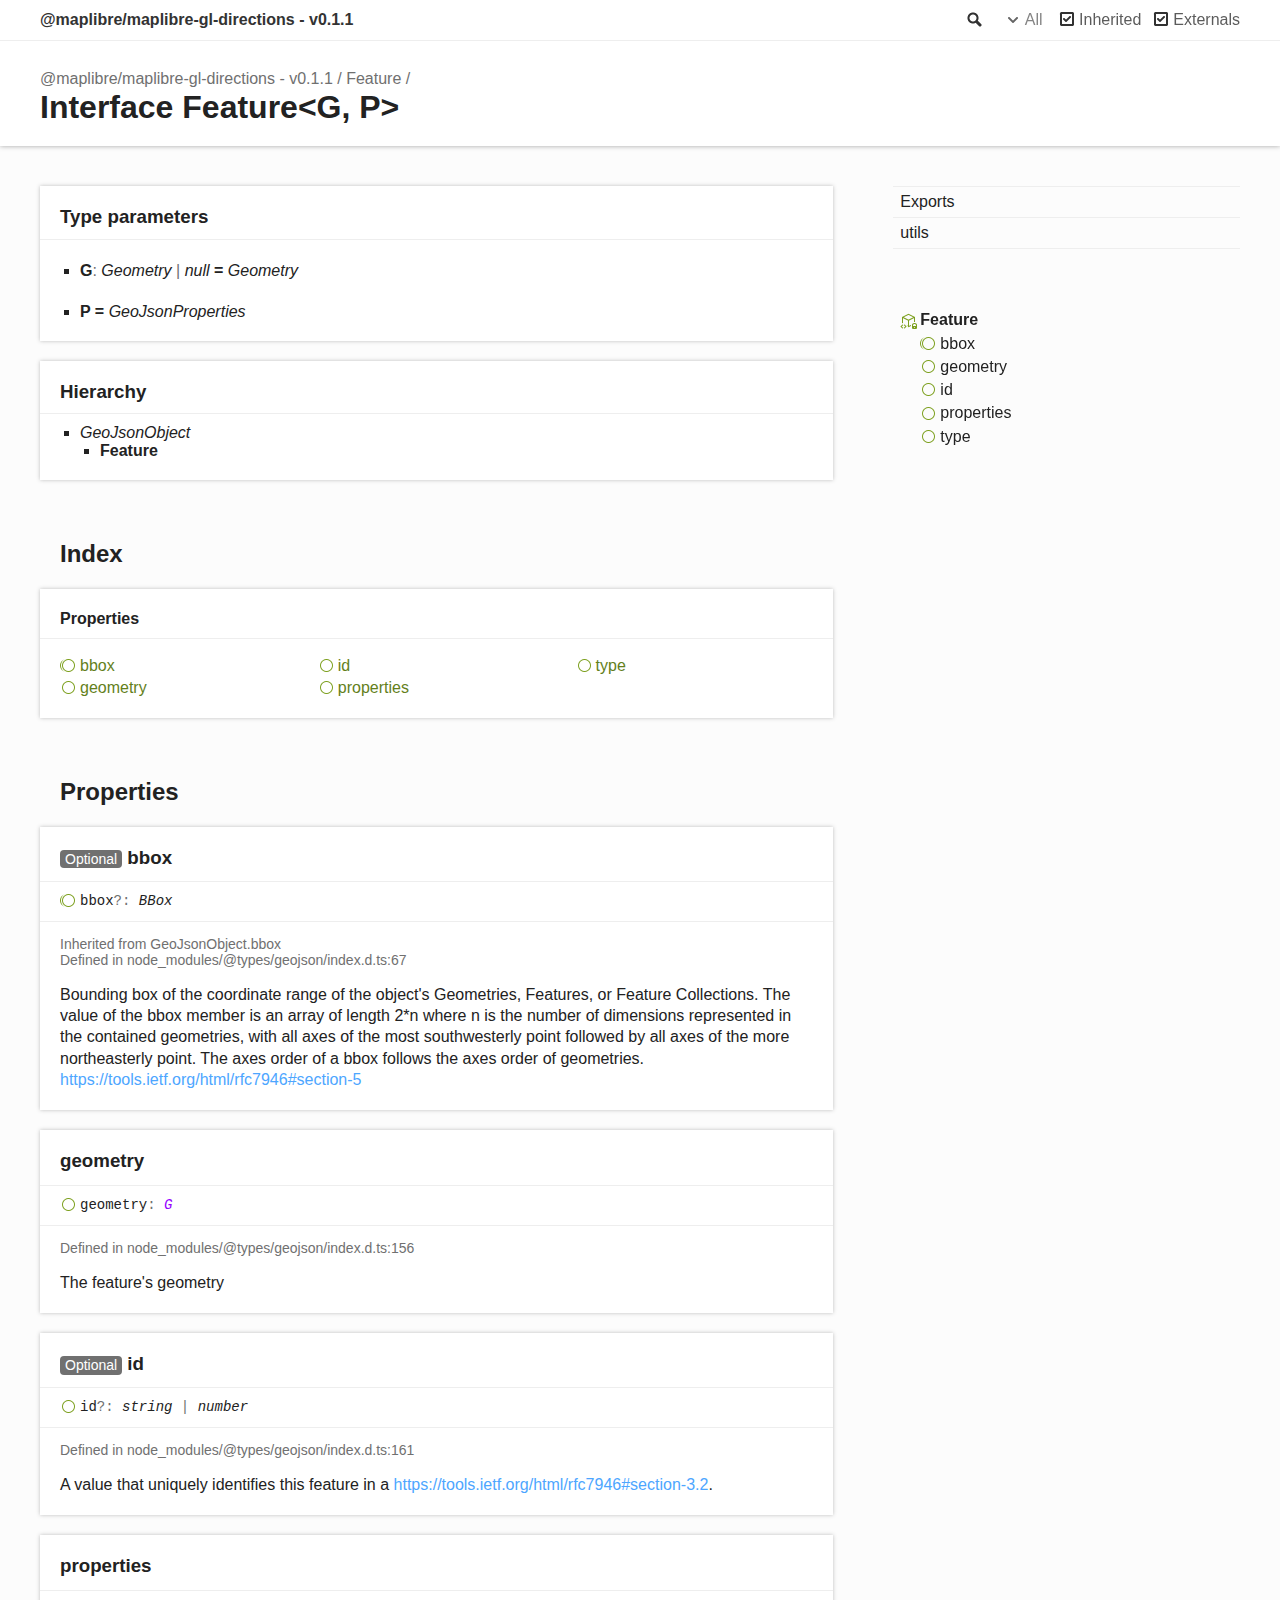
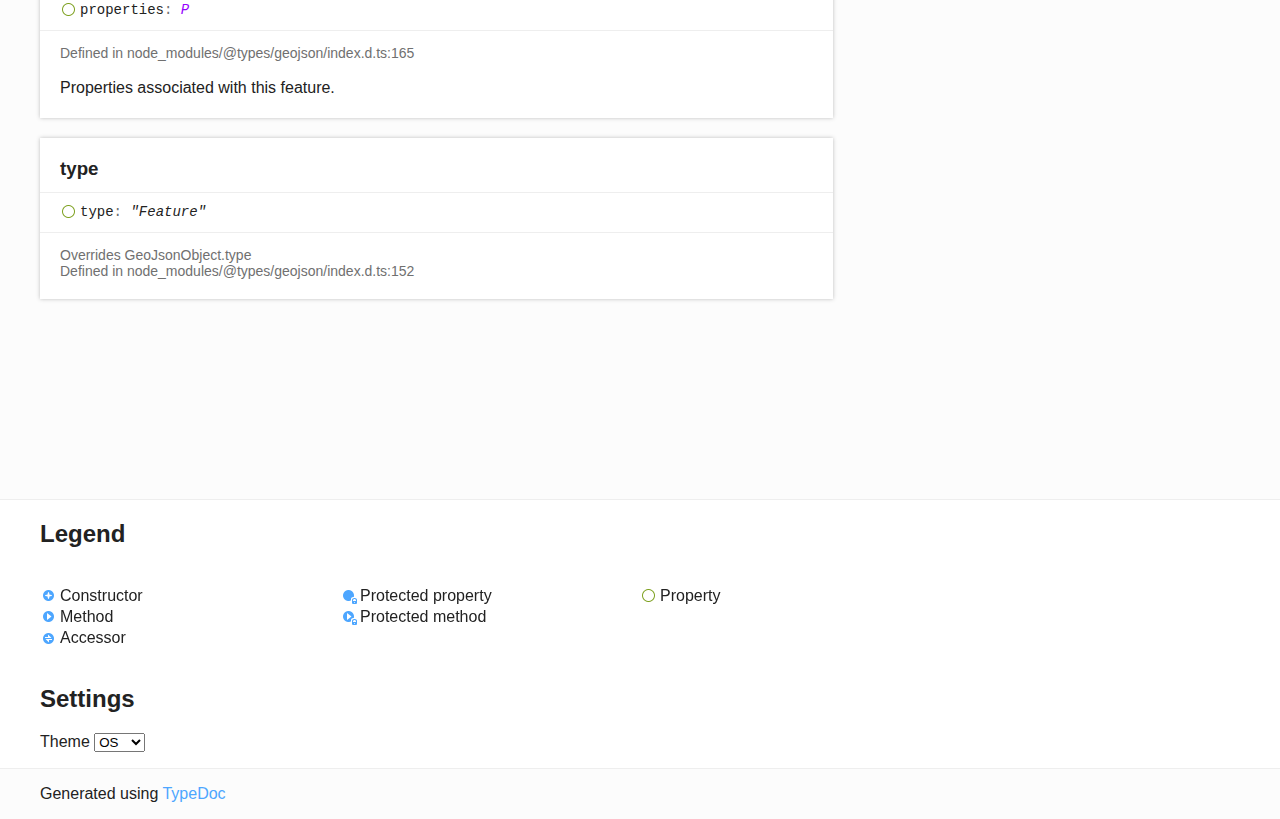
<file: api/interfaces/Feature.html>
<!DOCTYPE html><html class="default"><head><meta charSet="utf-8"/><meta http-equiv="x-ua-compatible" content="IE=edge"/><title>Feature | @maplibre/maplibre-gl-directions - v0.1.1</title><meta name="description" content="Documentation for @maplibre/maplibre-gl-directions - v0.1.1"/><meta name="viewport" content="width=device-width, initial-scale=1"/><link rel="stylesheet" href="../assets/style.css"/><link rel="stylesheet" href="../assets/highlight.css"/><script async src="../assets/search.js" id="search-script"></script></head><body><script>document.body.classList.add(localStorage.getItem("tsd-theme") || "os")</script><header><div class="tsd-page-toolbar"><div class="container"><div class="table-wrap"><div class="table-cell" id="tsd-search" data-base=".."><div class="field"><label for="tsd-search-field" class="tsd-widget search no-caption">Search</label><input type="text" id="tsd-search-field"/></div><ul class="results"><li class="state loading">Preparing search index...</li><li class="state failure">The search index is not available</li></ul><a href="../index.html" class="title">@maplibre/maplibre-gl-directions - v0.1.1</a></div><div class="table-cell" id="tsd-widgets"><div id="tsd-filter"><a href="#" class="tsd-widget options no-caption" data-toggle="options">Options</a><div class="tsd-filter-group"><div class="tsd-select" id="tsd-filter-visibility"><span class="tsd-select-label">All</span><ul class="tsd-select-list"><li data-value="public">Public</li><li data-value="protected">Public/Protected</li><li data-value="private" class="selected">All</li></ul></div> <input type="checkbox" id="tsd-filter-inherited" checked/><label class="tsd-widget" for="tsd-filter-inherited">Inherited</label><input type="checkbox" id="tsd-filter-externals" checked/><label class="tsd-widget" for="tsd-filter-externals">Externals</label></div></div><a href="#" class="tsd-widget menu no-caption" data-toggle="menu">Menu</a></div></div></div></div><div class="tsd-page-title"><div class="container"><ul class="tsd-breadcrumb"><li><a href="../modules.html">@maplibre/maplibre-gl-directions - v0.1.1</a></li><li><a href="Feature.html">Feature</a></li></ul><h1>Interface Feature&lt;G, P&gt;</h1></div></div></header><div class="container container-main"><div class="row"><div class="col-8 col-content"><section class="tsd-panel tsd-type-parameters"><h3>Type parameters</h3><ul class="tsd-type-parameters"><li><h4>G<span class="tsd-signature-symbol">: </span><span class="tsd-signature-type">Geometry</span><span class="tsd-signature-symbol"> | </span><span class="tsd-signature-type">null</span> = <span class="tsd-signature-type">Geometry</span></h4></li><li><h4>P = <span class="tsd-signature-type">GeoJsonProperties</span></h4></li></ul></section><section class="tsd-panel tsd-hierarchy"><h3>Hierarchy</h3><ul class="tsd-hierarchy"><li><span class="tsd-signature-type">GeoJsonObject</span><ul class="tsd-hierarchy"><li><span class="target">Feature</span></li></ul></li></ul></section><section class="tsd-panel-group tsd-index-group"><h2>Index</h2><section class="tsd-panel tsd-index-panel"><div class="tsd-index-content"><section class="tsd-index-section tsd-is-external"><h3>Properties</h3><ul class="tsd-index-list"><li class="tsd-kind-property tsd-parent-kind-interface tsd-is-inherited tsd-is-external"><a href="Feature.html#bbox" class="tsd-kind-icon">bbox</a></li><li class="tsd-kind-property tsd-parent-kind-interface tsd-is-external"><a href="Feature.html#geometry" class="tsd-kind-icon">geometry</a></li><li class="tsd-kind-property tsd-parent-kind-interface tsd-is-external"><a href="Feature.html#id" class="tsd-kind-icon">id</a></li><li class="tsd-kind-property tsd-parent-kind-interface tsd-is-external"><a href="Feature.html#properties" class="tsd-kind-icon">properties</a></li><li class="tsd-kind-property tsd-parent-kind-interface tsd-is-overwrite tsd-is-external"><a href="Feature.html#type" class="tsd-kind-icon">type</a></li></ul></section></div></section></section><section class="tsd-panel-group tsd-member-group tsd-is-external"><h2>Properties</h2><section class="tsd-panel tsd-member tsd-kind-property tsd-parent-kind-interface tsd-is-inherited tsd-is-external"><a id="bbox" class="tsd-anchor"></a><h3 class="tsd-anchor-link"><span class="tsd-flag ts-flagOptional">Optional</span> bbox<a href="#bbox" aria-label="Permalink" class="tsd-anchor-icon"><svg xmlns="http://www.w3.org/2000/svg" class="icon icon-tabler icon-tabler-link" viewBox="0 0 24 24" stroke-width="2" stroke="currentColor" fill="none" stroke-linecap="round" stroke-linejoin="round"><path stroke="none" d="M0 0h24v24H0z" fill="none"></path><path d="M10 14a3.5 3.5 0 0 0 5 0l4 -4a3.5 3.5 0 0 0 -5 -5l-.5 .5"></path><path d="M14 10a3.5 3.5 0 0 0 -5 0l-4 4a3.5 3.5 0 0 0 5 5l.5 -.5"></path></svg></a></h3><div class="tsd-signature tsd-kind-icon">bbox<span class="tsd-signature-symbol">?:</span> <span class="tsd-signature-type">BBox</span></div><aside class="tsd-sources"><p>Inherited from GeoJsonObject.bbox</p><ul><li>Defined in node_modules/@types/geojson/index.d.ts:67</li></ul></aside><div class="tsd-comment tsd-typography"><div class="lead">
<p>Bounding box of the coordinate range of the object&#39;s Geometries, Features, or Feature Collections.
The value of the bbox member is an array of length 2*n where n is the number of dimensions
represented in the contained geometries, with all axes of the most southwesterly point
followed by all axes of the more northeasterly point.
The axes order of a bbox follows the axes order of geometries.
<a href="https://tools.ietf.org/html/rfc7946#section-5">https://tools.ietf.org/html/rfc7946#section-5</a></p>
</div></div></section><section class="tsd-panel tsd-member tsd-kind-property tsd-parent-kind-interface tsd-is-external"><a id="geometry" class="tsd-anchor"></a><h3 class="tsd-anchor-link">geometry<a href="#geometry" aria-label="Permalink" class="tsd-anchor-icon"><svg xmlns="http://www.w3.org/2000/svg" class="icon icon-tabler icon-tabler-link" viewBox="0 0 24 24" stroke-width="2" stroke="currentColor" fill="none" stroke-linecap="round" stroke-linejoin="round"><path stroke="none" d="M0 0h24v24H0z" fill="none"></path><path d="M10 14a3.5 3.5 0 0 0 5 0l4 -4a3.5 3.5 0 0 0 -5 -5l-.5 .5"></path><path d="M14 10a3.5 3.5 0 0 0 -5 0l-4 4a3.5 3.5 0 0 0 5 5l.5 -.5"></path></svg></a></h3><div class="tsd-signature tsd-kind-icon">geometry<span class="tsd-signature-symbol">:</span> <span class="tsd-signature-type" data-tsd-kind="Type parameter">G</span></div><aside class="tsd-sources"><ul><li>Defined in node_modules/@types/geojson/index.d.ts:156</li></ul></aside><div class="tsd-comment tsd-typography"><div class="lead">
<p>The feature&#39;s geometry</p>
</div></div></section><section class="tsd-panel tsd-member tsd-kind-property tsd-parent-kind-interface tsd-is-external"><a id="id" class="tsd-anchor"></a><h3 class="tsd-anchor-link"><span class="tsd-flag ts-flagOptional">Optional</span> id<a href="#id" aria-label="Permalink" class="tsd-anchor-icon"><svg xmlns="http://www.w3.org/2000/svg" class="icon icon-tabler icon-tabler-link" viewBox="0 0 24 24" stroke-width="2" stroke="currentColor" fill="none" stroke-linecap="round" stroke-linejoin="round"><path stroke="none" d="M0 0h24v24H0z" fill="none"></path><path d="M10 14a3.5 3.5 0 0 0 5 0l4 -4a3.5 3.5 0 0 0 -5 -5l-.5 .5"></path><path d="M14 10a3.5 3.5 0 0 0 -5 0l-4 4a3.5 3.5 0 0 0 5 5l.5 -.5"></path></svg></a></h3><div class="tsd-signature tsd-kind-icon">id<span class="tsd-signature-symbol">?:</span> <span class="tsd-signature-type">string</span><span class="tsd-signature-symbol"> | </span><span class="tsd-signature-type">number</span></div><aside class="tsd-sources"><ul><li>Defined in node_modules/@types/geojson/index.d.ts:161</li></ul></aside><div class="tsd-comment tsd-typography"><div class="lead">
<p>A value that uniquely identifies this feature in a
<a href="https://tools.ietf.org/html/rfc7946#section-3.2">https://tools.ietf.org/html/rfc7946#section-3.2</a>.</p>
</div></div></section><section class="tsd-panel tsd-member tsd-kind-property tsd-parent-kind-interface tsd-is-external"><a id="properties" class="tsd-anchor"></a><h3 class="tsd-anchor-link">properties<a href="#properties" aria-label="Permalink" class="tsd-anchor-icon"><svg xmlns="http://www.w3.org/2000/svg" class="icon icon-tabler icon-tabler-link" viewBox="0 0 24 24" stroke-width="2" stroke="currentColor" fill="none" stroke-linecap="round" stroke-linejoin="round"><path stroke="none" d="M0 0h24v24H0z" fill="none"></path><path d="M10 14a3.5 3.5 0 0 0 5 0l4 -4a3.5 3.5 0 0 0 -5 -5l-.5 .5"></path><path d="M14 10a3.5 3.5 0 0 0 -5 0l-4 4a3.5 3.5 0 0 0 5 5l.5 -.5"></path></svg></a></h3><div class="tsd-signature tsd-kind-icon">properties<span class="tsd-signature-symbol">:</span> <span class="tsd-signature-type" data-tsd-kind="Type parameter">P</span></div><aside class="tsd-sources"><ul><li>Defined in node_modules/@types/geojson/index.d.ts:165</li></ul></aside><div class="tsd-comment tsd-typography"><div class="lead">
<p>Properties associated with this feature.</p>
</div></div></section><section class="tsd-panel tsd-member tsd-kind-property tsd-parent-kind-interface tsd-is-overwrite tsd-is-external"><a id="type" class="tsd-anchor"></a><h3 class="tsd-anchor-link">type<a href="#type" aria-label="Permalink" class="tsd-anchor-icon"><svg xmlns="http://www.w3.org/2000/svg" class="icon icon-tabler icon-tabler-link" viewBox="0 0 24 24" stroke-width="2" stroke="currentColor" fill="none" stroke-linecap="round" stroke-linejoin="round"><path stroke="none" d="M0 0h24v24H0z" fill="none"></path><path d="M10 14a3.5 3.5 0 0 0 5 0l4 -4a3.5 3.5 0 0 0 -5 -5l-.5 .5"></path><path d="M14 10a3.5 3.5 0 0 0 -5 0l-4 4a3.5 3.5 0 0 0 5 5l.5 -.5"></path></svg></a></h3><div class="tsd-signature tsd-kind-icon">type<span class="tsd-signature-symbol">:</span> <span class="tsd-signature-type">&quot;Feature&quot;</span></div><aside class="tsd-sources"><p>Overrides GeoJsonObject.type</p><ul><li>Defined in node_modules/@types/geojson/index.d.ts:152</li></ul></aside></section></section></div><div class="col-4 col-menu menu-sticky-wrap menu-highlight"><nav class="tsd-navigation primary"><ul><li class=""><a href="../modules.html">Exports</a></li><li class=" tsd-kind-namespace tsd-is-protected"><a href="../modules/utils.html">utils</a></li></ul></nav><nav class="tsd-navigation secondary menu-sticky"><ul><li class="current tsd-kind-interface tsd-has-type-parameter tsd-is-protected tsd-is-external"><a href="Feature.html" class="tsd-kind-icon">Feature</a><ul><li class="tsd-kind-property tsd-parent-kind-interface tsd-is-inherited tsd-is-external"><a href="Feature.html#bbox" class="tsd-kind-icon">bbox</a></li><li class="tsd-kind-property tsd-parent-kind-interface tsd-is-external"><a href="Feature.html#geometry" class="tsd-kind-icon">geometry</a></li><li class="tsd-kind-property tsd-parent-kind-interface tsd-is-external"><a href="Feature.html#id" class="tsd-kind-icon">id</a></li><li class="tsd-kind-property tsd-parent-kind-interface tsd-is-external"><a href="Feature.html#properties" class="tsd-kind-icon">properties</a></li><li class="tsd-kind-property tsd-parent-kind-interface tsd-is-overwrite tsd-is-external"><a href="Feature.html#type" class="tsd-kind-icon">type</a></li></ul></li></ul></nav></div></div></div><footer class="with-border-bottom"><div class="container"><h2>Legend</h2><div class="tsd-legend-group"><ul class="tsd-legend"><li class="tsd-kind-constructor tsd-parent-kind-class"><span class="tsd-kind-icon">Constructor</span></li><li class="tsd-kind-method tsd-parent-kind-class"><span class="tsd-kind-icon">Method</span></li><li class="tsd-kind-accessor tsd-parent-kind-class"><span class="tsd-kind-icon">Accessor</span></li></ul><ul class="tsd-legend"><li class="tsd-kind-property tsd-parent-kind-class tsd-is-protected"><span class="tsd-kind-icon">Protected property</span></li><li class="tsd-kind-method tsd-parent-kind-class tsd-is-protected"><span class="tsd-kind-icon">Protected method</span></li></ul><ul class="tsd-legend"><li class="tsd-kind-property tsd-parent-kind-interface"><span class="tsd-kind-icon">Property</span></li></ul></div><h2>Settings</h2><p>Theme <select id="theme"><option value="os">OS</option><option value="light">Light</option><option value="dark">Dark</option></select></p></div></footer><div class="container tsd-generator"><p>Generated using <a href="https://typedoc.org/" target="_blank">TypeDoc</a></p></div><div class="overlay"></div><script src="../assets/main.js"></script></body></html>
</file>
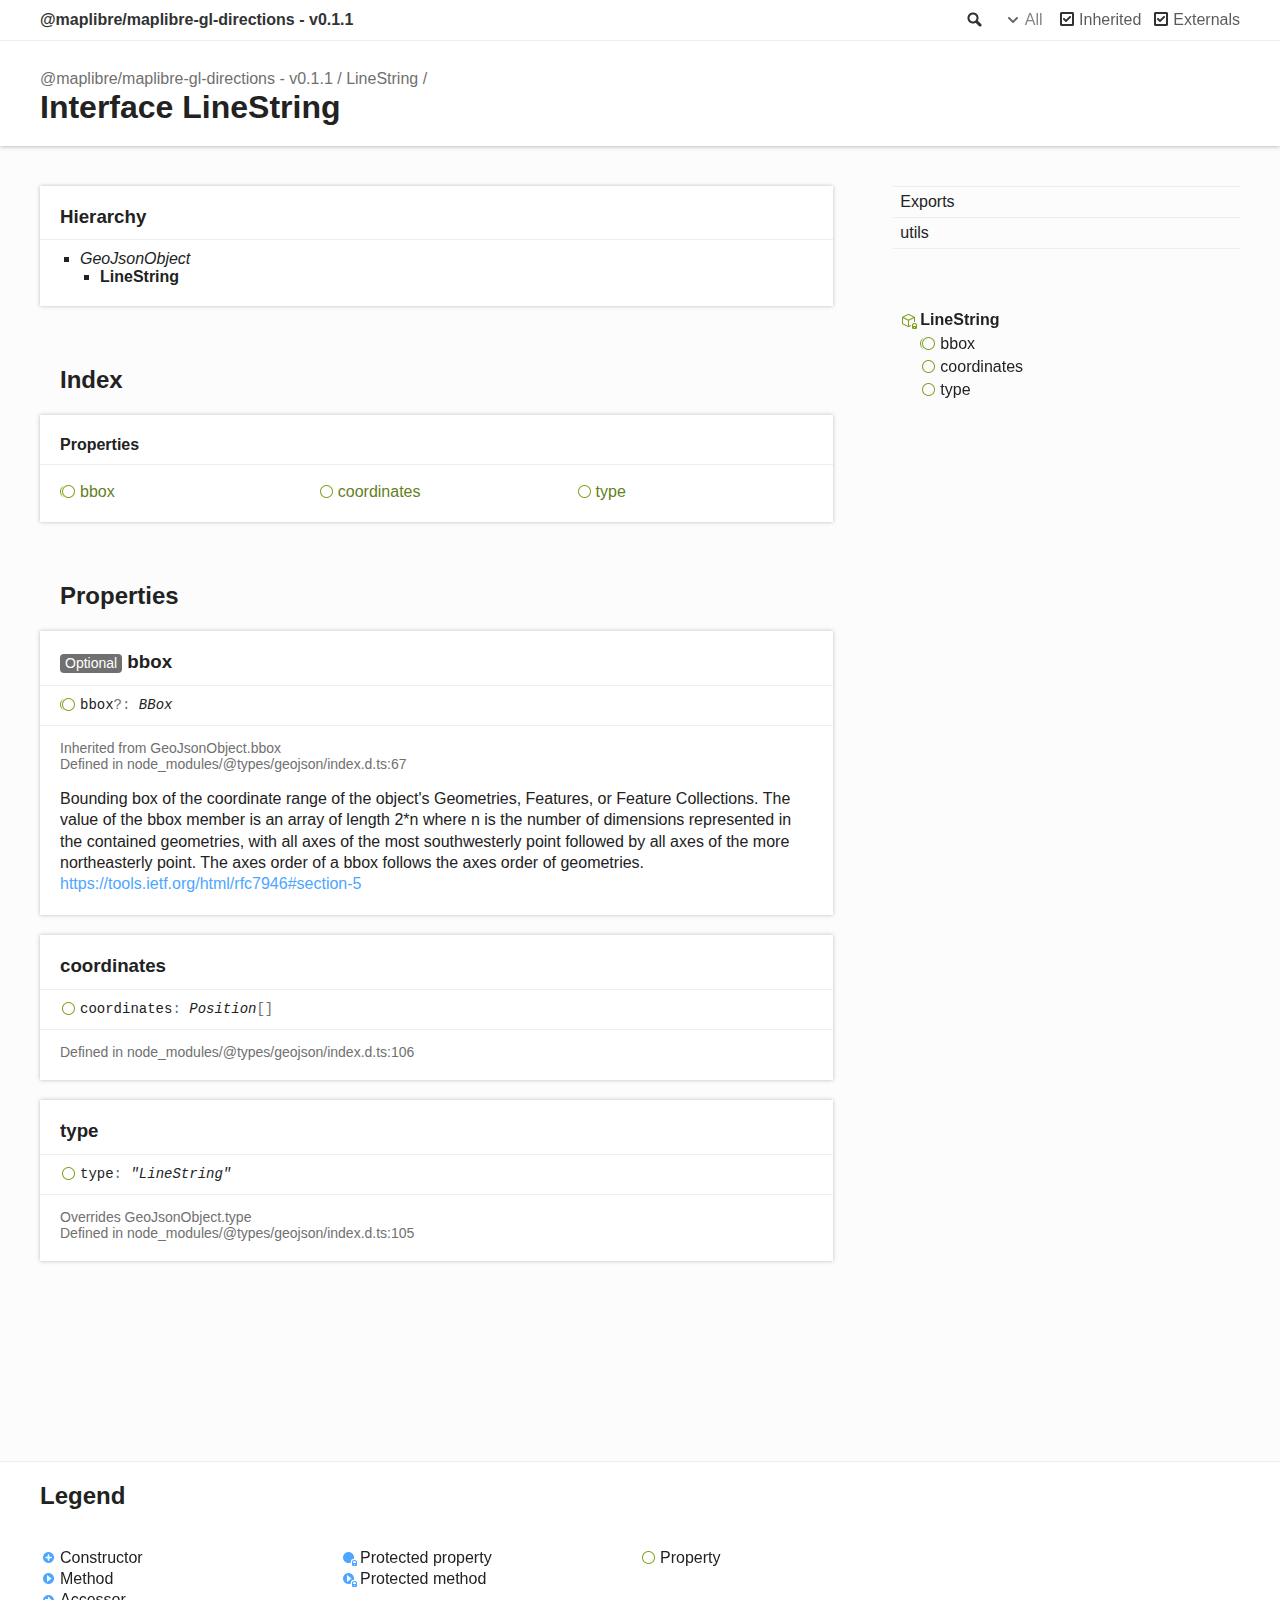
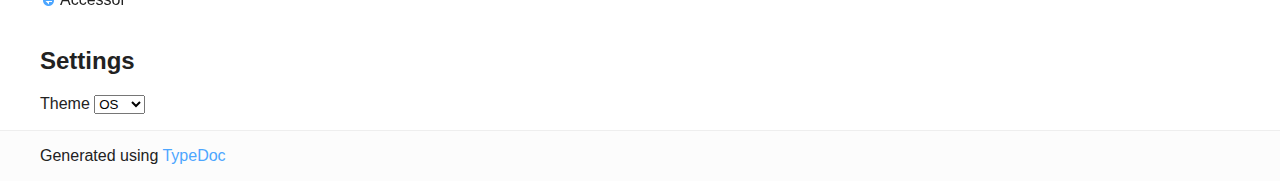
<file: api/interfaces/LineString.html>
<!DOCTYPE html><html class="default"><head><meta charSet="utf-8"/><meta http-equiv="x-ua-compatible" content="IE=edge"/><title>LineString | @maplibre/maplibre-gl-directions - v0.1.1</title><meta name="description" content="Documentation for @maplibre/maplibre-gl-directions - v0.1.1"/><meta name="viewport" content="width=device-width, initial-scale=1"/><link rel="stylesheet" href="../assets/style.css"/><link rel="stylesheet" href="../assets/highlight.css"/><script async src="../assets/search.js" id="search-script"></script></head><body><script>document.body.classList.add(localStorage.getItem("tsd-theme") || "os")</script><header><div class="tsd-page-toolbar"><div class="container"><div class="table-wrap"><div class="table-cell" id="tsd-search" data-base=".."><div class="field"><label for="tsd-search-field" class="tsd-widget search no-caption">Search</label><input type="text" id="tsd-search-field"/></div><ul class="results"><li class="state loading">Preparing search index...</li><li class="state failure">The search index is not available</li></ul><a href="../index.html" class="title">@maplibre/maplibre-gl-directions - v0.1.1</a></div><div class="table-cell" id="tsd-widgets"><div id="tsd-filter"><a href="#" class="tsd-widget options no-caption" data-toggle="options">Options</a><div class="tsd-filter-group"><div class="tsd-select" id="tsd-filter-visibility"><span class="tsd-select-label">All</span><ul class="tsd-select-list"><li data-value="public">Public</li><li data-value="protected">Public/Protected</li><li data-value="private" class="selected">All</li></ul></div> <input type="checkbox" id="tsd-filter-inherited" checked/><label class="tsd-widget" for="tsd-filter-inherited">Inherited</label><input type="checkbox" id="tsd-filter-externals" checked/><label class="tsd-widget" for="tsd-filter-externals">Externals</label></div></div><a href="#" class="tsd-widget menu no-caption" data-toggle="menu">Menu</a></div></div></div></div><div class="tsd-page-title"><div class="container"><ul class="tsd-breadcrumb"><li><a href="../modules.html">@maplibre/maplibre-gl-directions - v0.1.1</a></li><li><a href="LineString.html">LineString</a></li></ul><h1>Interface LineString</h1></div></div></header><div class="container container-main"><div class="row"><div class="col-8 col-content"><section class="tsd-panel tsd-hierarchy"><h3>Hierarchy</h3><ul class="tsd-hierarchy"><li><span class="tsd-signature-type">GeoJsonObject</span><ul class="tsd-hierarchy"><li><span class="target">LineString</span></li></ul></li></ul></section><section class="tsd-panel-group tsd-index-group"><h2>Index</h2><section class="tsd-panel tsd-index-panel"><div class="tsd-index-content"><section class="tsd-index-section tsd-is-external"><h3>Properties</h3><ul class="tsd-index-list"><li class="tsd-kind-property tsd-parent-kind-interface tsd-is-inherited tsd-is-external"><a href="LineString.html#bbox" class="tsd-kind-icon">bbox</a></li><li class="tsd-kind-property tsd-parent-kind-interface tsd-is-external"><a href="LineString.html#coordinates" class="tsd-kind-icon">coordinates</a></li><li class="tsd-kind-property tsd-parent-kind-interface tsd-is-overwrite tsd-is-external"><a href="LineString.html#type" class="tsd-kind-icon">type</a></li></ul></section></div></section></section><section class="tsd-panel-group tsd-member-group tsd-is-external"><h2>Properties</h2><section class="tsd-panel tsd-member tsd-kind-property tsd-parent-kind-interface tsd-is-inherited tsd-is-external"><a id="bbox" class="tsd-anchor"></a><h3 class="tsd-anchor-link"><span class="tsd-flag ts-flagOptional">Optional</span> bbox<a href="#bbox" aria-label="Permalink" class="tsd-anchor-icon"><svg xmlns="http://www.w3.org/2000/svg" class="icon icon-tabler icon-tabler-link" viewBox="0 0 24 24" stroke-width="2" stroke="currentColor" fill="none" stroke-linecap="round" stroke-linejoin="round"><path stroke="none" d="M0 0h24v24H0z" fill="none"></path><path d="M10 14a3.5 3.5 0 0 0 5 0l4 -4a3.5 3.5 0 0 0 -5 -5l-.5 .5"></path><path d="M14 10a3.5 3.5 0 0 0 -5 0l-4 4a3.5 3.5 0 0 0 5 5l.5 -.5"></path></svg></a></h3><div class="tsd-signature tsd-kind-icon">bbox<span class="tsd-signature-symbol">?:</span> <span class="tsd-signature-type">BBox</span></div><aside class="tsd-sources"><p>Inherited from GeoJsonObject.bbox</p><ul><li>Defined in node_modules/@types/geojson/index.d.ts:67</li></ul></aside><div class="tsd-comment tsd-typography"><div class="lead">
<p>Bounding box of the coordinate range of the object&#39;s Geometries, Features, or Feature Collections.
The value of the bbox member is an array of length 2*n where n is the number of dimensions
represented in the contained geometries, with all axes of the most southwesterly point
followed by all axes of the more northeasterly point.
The axes order of a bbox follows the axes order of geometries.
<a href="https://tools.ietf.org/html/rfc7946#section-5">https://tools.ietf.org/html/rfc7946#section-5</a></p>
</div></div></section><section class="tsd-panel tsd-member tsd-kind-property tsd-parent-kind-interface tsd-is-external"><a id="coordinates" class="tsd-anchor"></a><h3 class="tsd-anchor-link">coordinates<a href="#coordinates" aria-label="Permalink" class="tsd-anchor-icon"><svg xmlns="http://www.w3.org/2000/svg" class="icon icon-tabler icon-tabler-link" viewBox="0 0 24 24" stroke-width="2" stroke="currentColor" fill="none" stroke-linecap="round" stroke-linejoin="round"><path stroke="none" d="M0 0h24v24H0z" fill="none"></path><path d="M10 14a3.5 3.5 0 0 0 5 0l4 -4a3.5 3.5 0 0 0 -5 -5l-.5 .5"></path><path d="M14 10a3.5 3.5 0 0 0 -5 0l-4 4a3.5 3.5 0 0 0 5 5l.5 -.5"></path></svg></a></h3><div class="tsd-signature tsd-kind-icon">coordinates<span class="tsd-signature-symbol">:</span> <span class="tsd-signature-type">Position</span><span class="tsd-signature-symbol">[]</span></div><aside class="tsd-sources"><ul><li>Defined in node_modules/@types/geojson/index.d.ts:106</li></ul></aside></section><section class="tsd-panel tsd-member tsd-kind-property tsd-parent-kind-interface tsd-is-overwrite tsd-is-external"><a id="type" class="tsd-anchor"></a><h3 class="tsd-anchor-link">type<a href="#type" aria-label="Permalink" class="tsd-anchor-icon"><svg xmlns="http://www.w3.org/2000/svg" class="icon icon-tabler icon-tabler-link" viewBox="0 0 24 24" stroke-width="2" stroke="currentColor" fill="none" stroke-linecap="round" stroke-linejoin="round"><path stroke="none" d="M0 0h24v24H0z" fill="none"></path><path d="M10 14a3.5 3.5 0 0 0 5 0l4 -4a3.5 3.5 0 0 0 -5 -5l-.5 .5"></path><path d="M14 10a3.5 3.5 0 0 0 -5 0l-4 4a3.5 3.5 0 0 0 5 5l.5 -.5"></path></svg></a></h3><div class="tsd-signature tsd-kind-icon">type<span class="tsd-signature-symbol">:</span> <span class="tsd-signature-type">&quot;LineString&quot;</span></div><aside class="tsd-sources"><p>Overrides GeoJsonObject.type</p><ul><li>Defined in node_modules/@types/geojson/index.d.ts:105</li></ul></aside></section></section></div><div class="col-4 col-menu menu-sticky-wrap menu-highlight"><nav class="tsd-navigation primary"><ul><li class=""><a href="../modules.html">Exports</a></li><li class=" tsd-kind-namespace tsd-is-protected"><a href="../modules/utils.html">utils</a></li></ul></nav><nav class="tsd-navigation secondary menu-sticky"><ul><li class="current tsd-kind-interface tsd-is-protected tsd-is-external"><a href="LineString.html" class="tsd-kind-icon">Line<wbr/>String</a><ul><li class="tsd-kind-property tsd-parent-kind-interface tsd-is-inherited tsd-is-external"><a href="LineString.html#bbox" class="tsd-kind-icon">bbox</a></li><li class="tsd-kind-property tsd-parent-kind-interface tsd-is-external"><a href="LineString.html#coordinates" class="tsd-kind-icon">coordinates</a></li><li class="tsd-kind-property tsd-parent-kind-interface tsd-is-overwrite tsd-is-external"><a href="LineString.html#type" class="tsd-kind-icon">type</a></li></ul></li></ul></nav></div></div></div><footer class="with-border-bottom"><div class="container"><h2>Legend</h2><div class="tsd-legend-group"><ul class="tsd-legend"><li class="tsd-kind-constructor tsd-parent-kind-class"><span class="tsd-kind-icon">Constructor</span></li><li class="tsd-kind-method tsd-parent-kind-class"><span class="tsd-kind-icon">Method</span></li><li class="tsd-kind-accessor tsd-parent-kind-class"><span class="tsd-kind-icon">Accessor</span></li></ul><ul class="tsd-legend"><li class="tsd-kind-property tsd-parent-kind-class tsd-is-protected"><span class="tsd-kind-icon">Protected property</span></li><li class="tsd-kind-method tsd-parent-kind-class tsd-is-protected"><span class="tsd-kind-icon">Protected method</span></li></ul><ul class="tsd-legend"><li class="tsd-kind-property tsd-parent-kind-interface"><span class="tsd-kind-icon">Property</span></li></ul></div><h2>Settings</h2><p>Theme <select id="theme"><option value="os">OS</option><option value="light">Light</option><option value="dark">Dark</option></select></p></div></footer><div class="container tsd-generator"><p>Generated using <a href="https://typedoc.org/" target="_blank">TypeDoc</a></p></div><div class="overlay"></div><script src="../assets/main.js"></script></body></html>
</file>
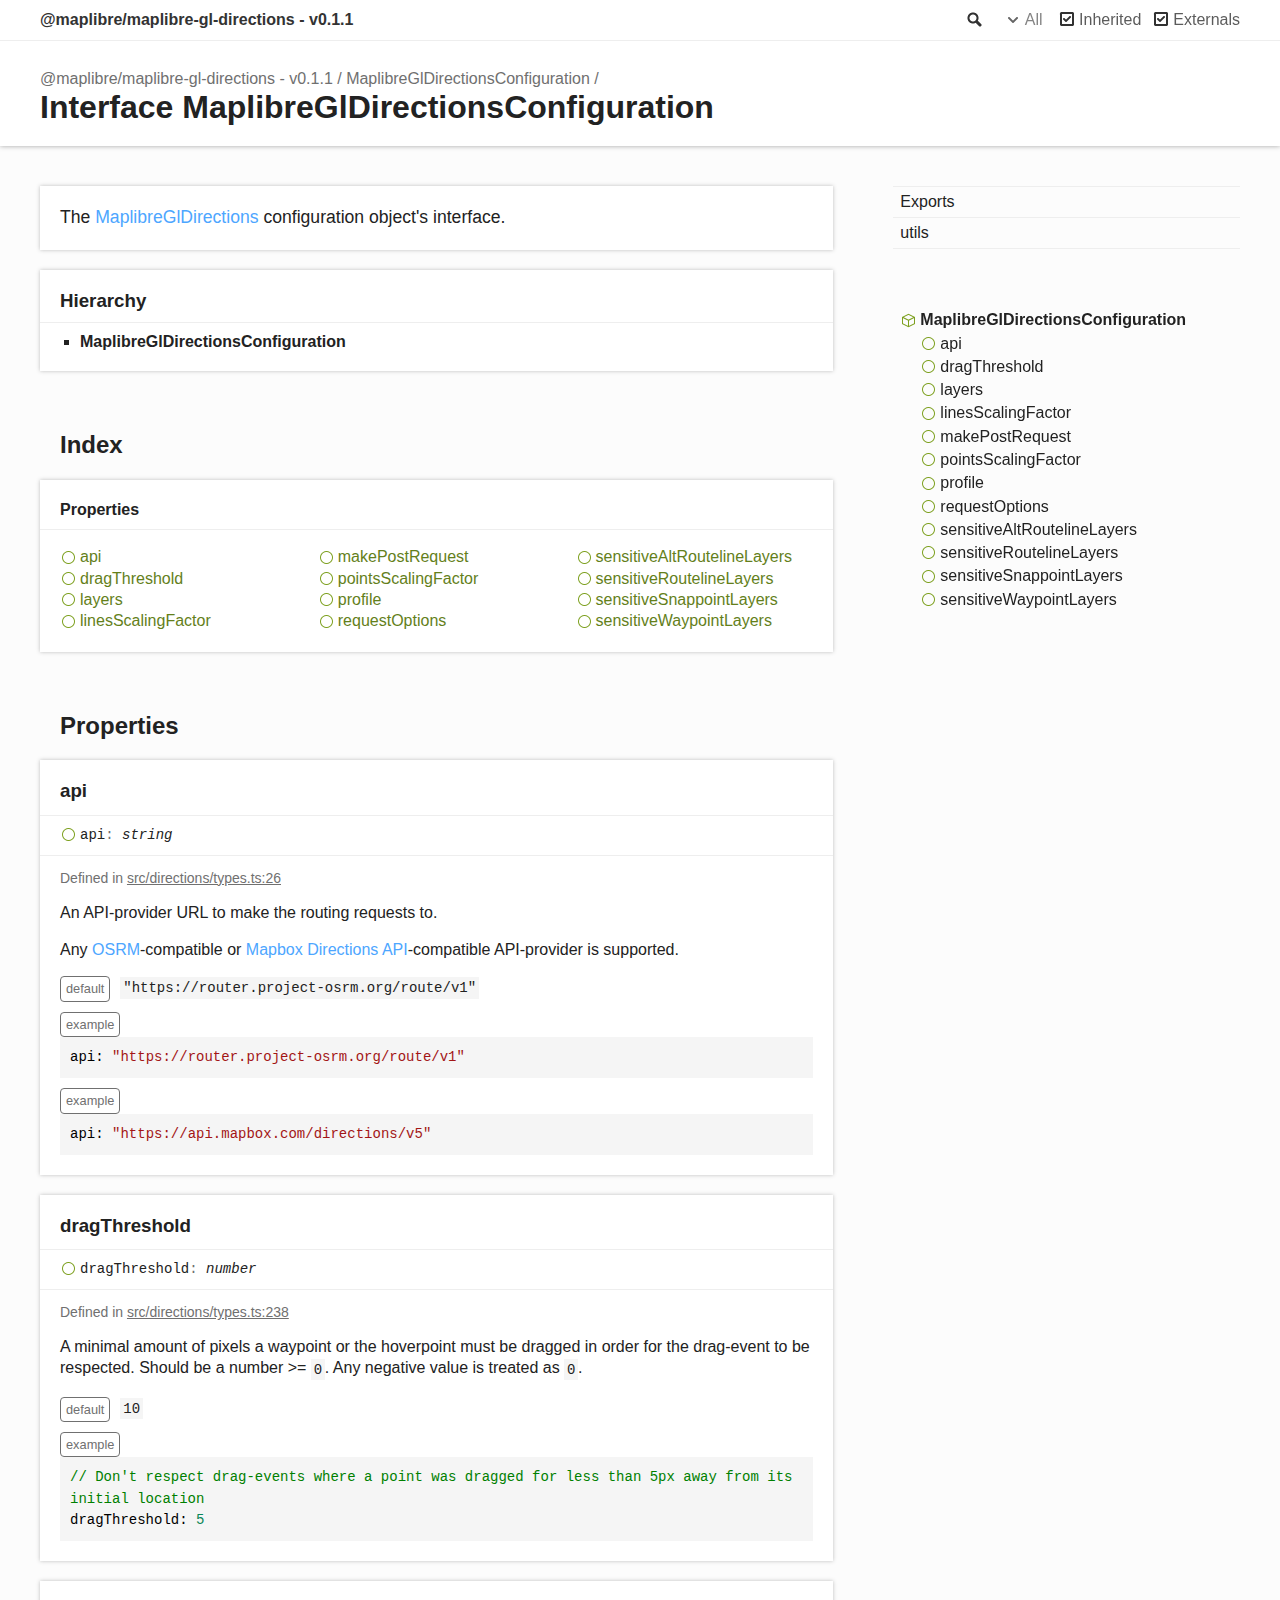
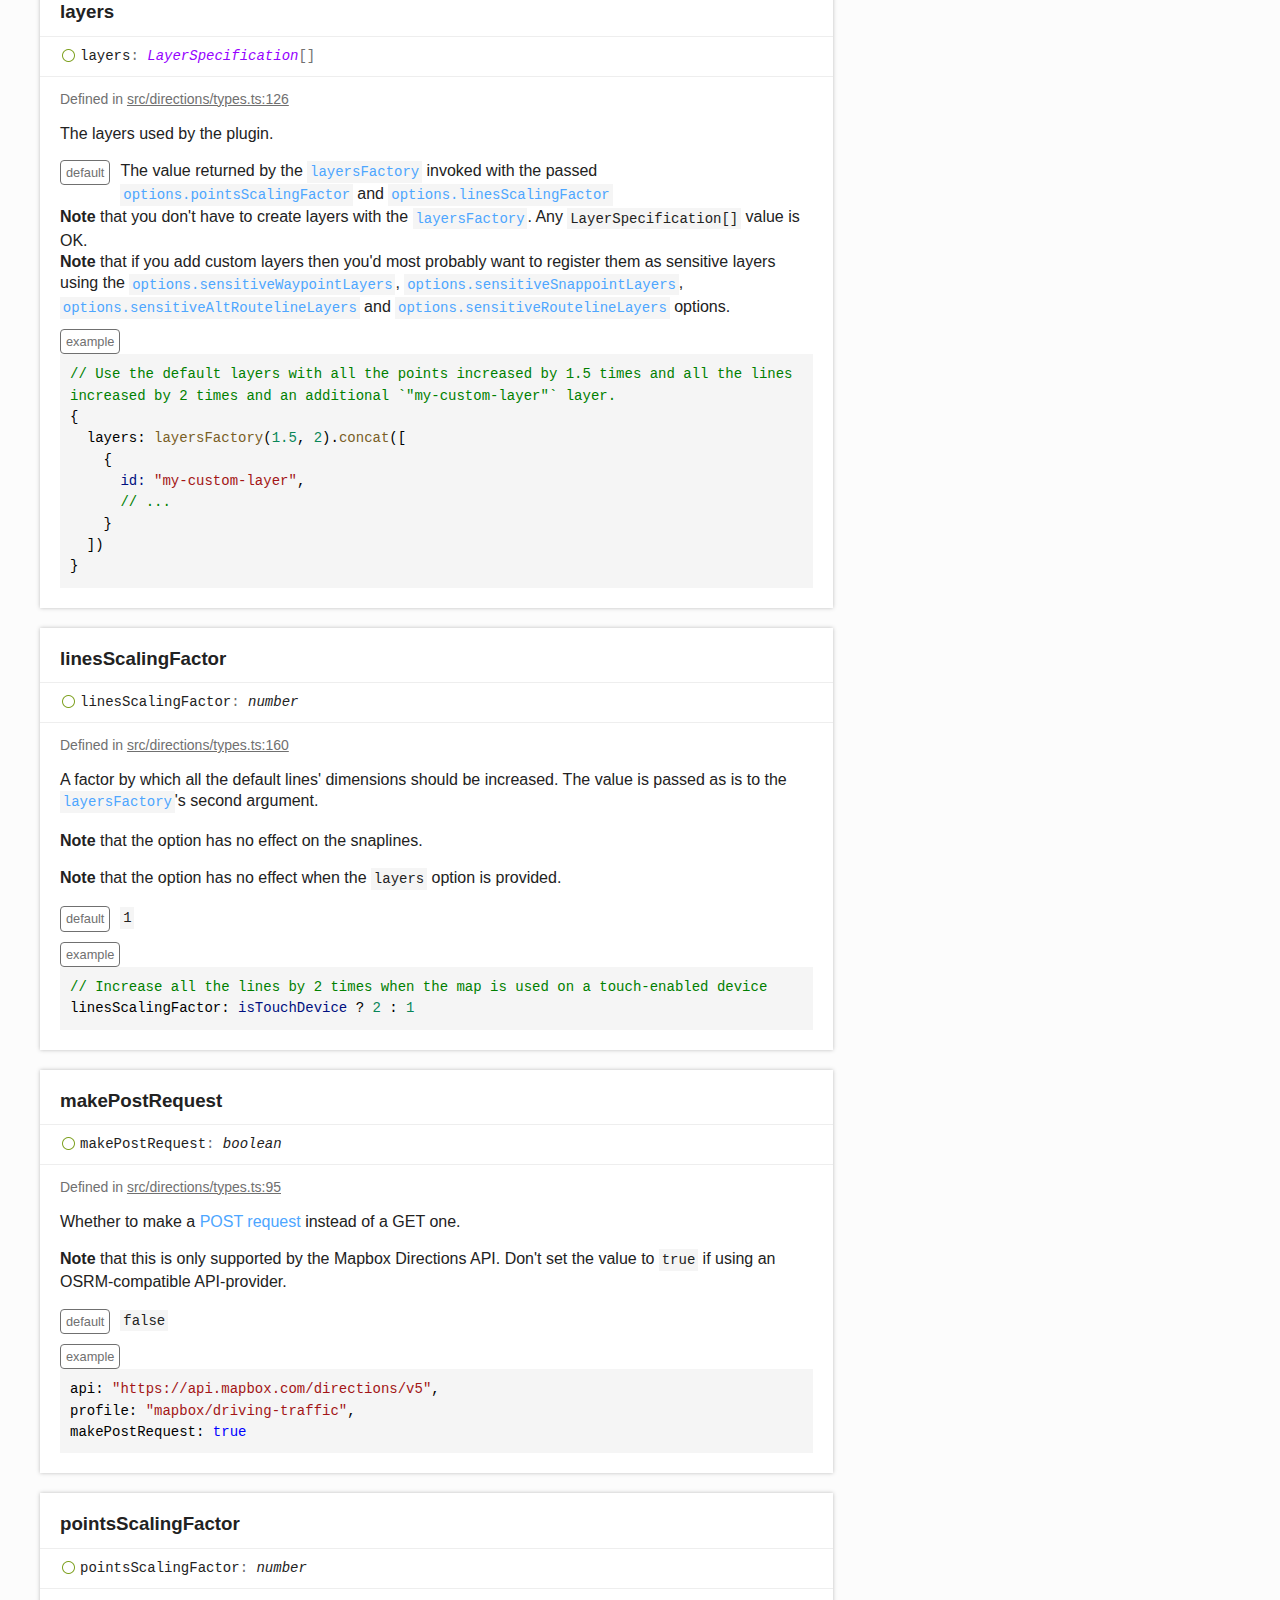
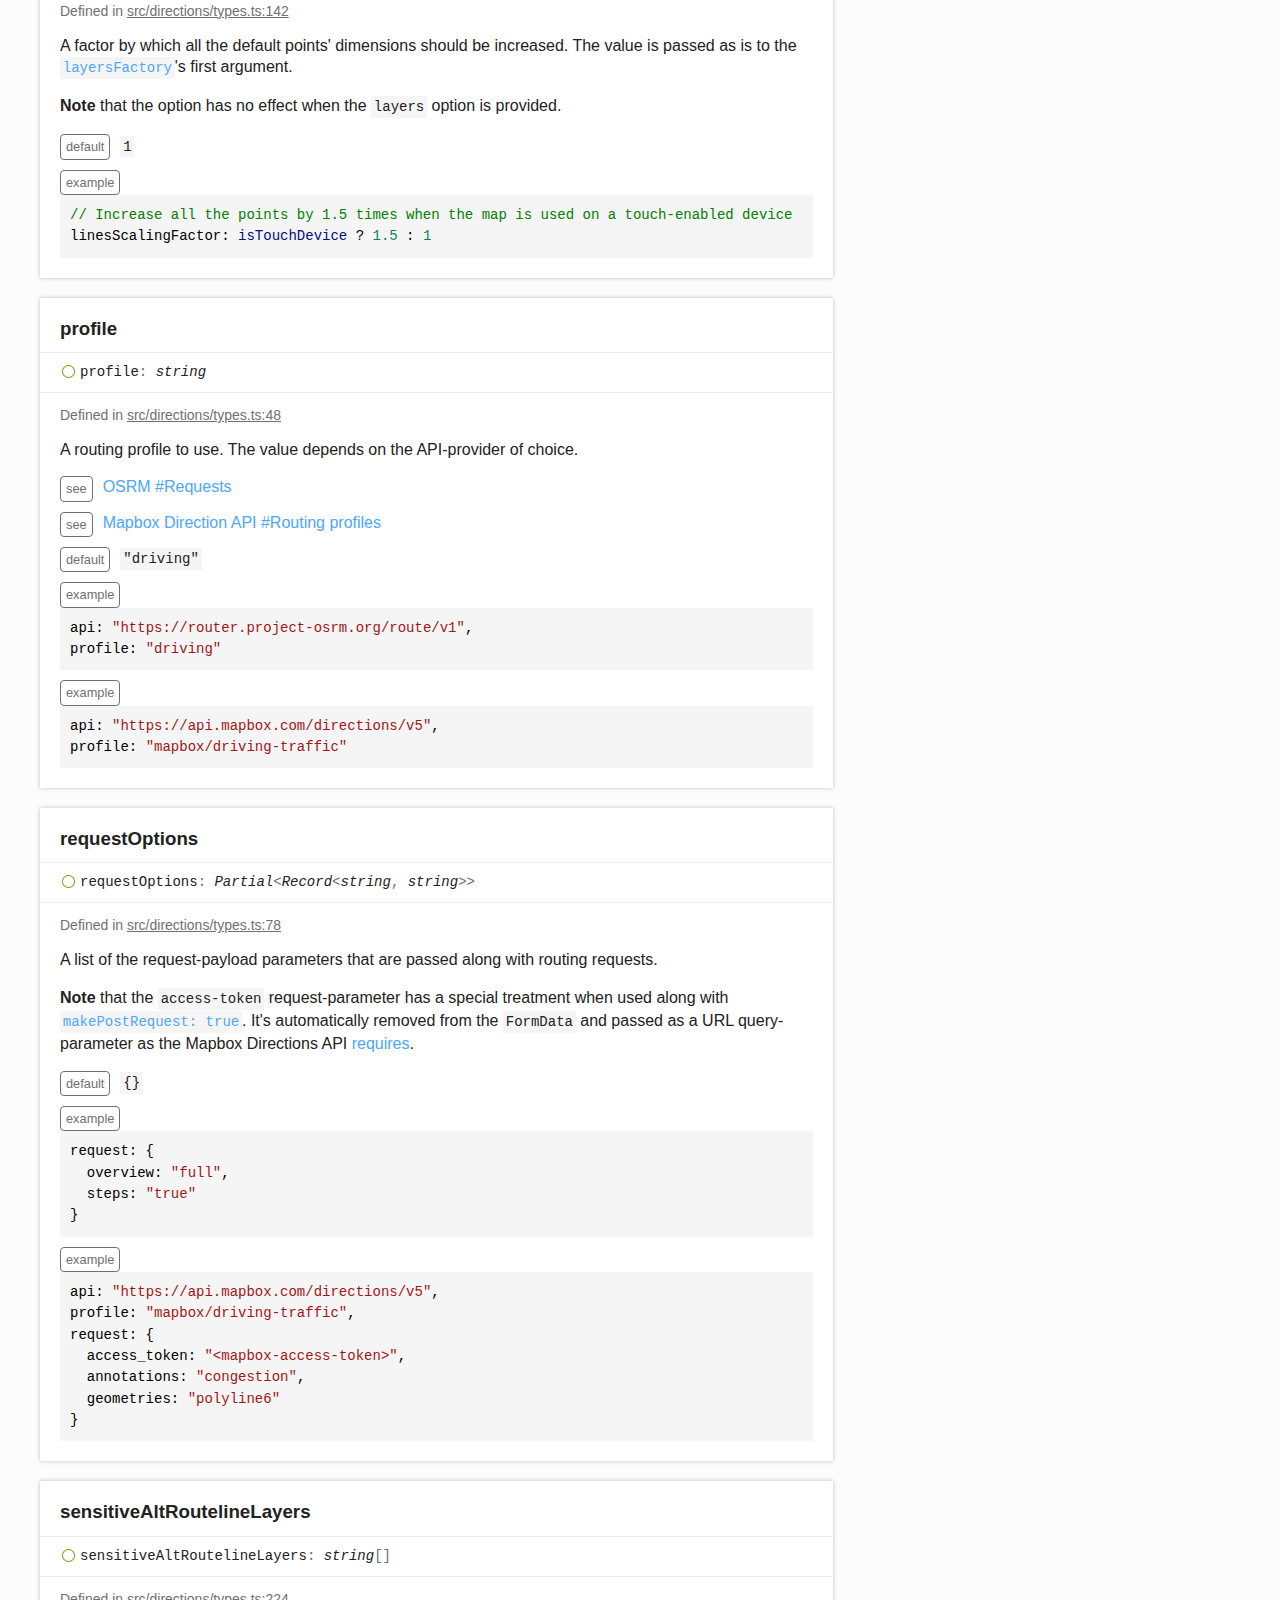
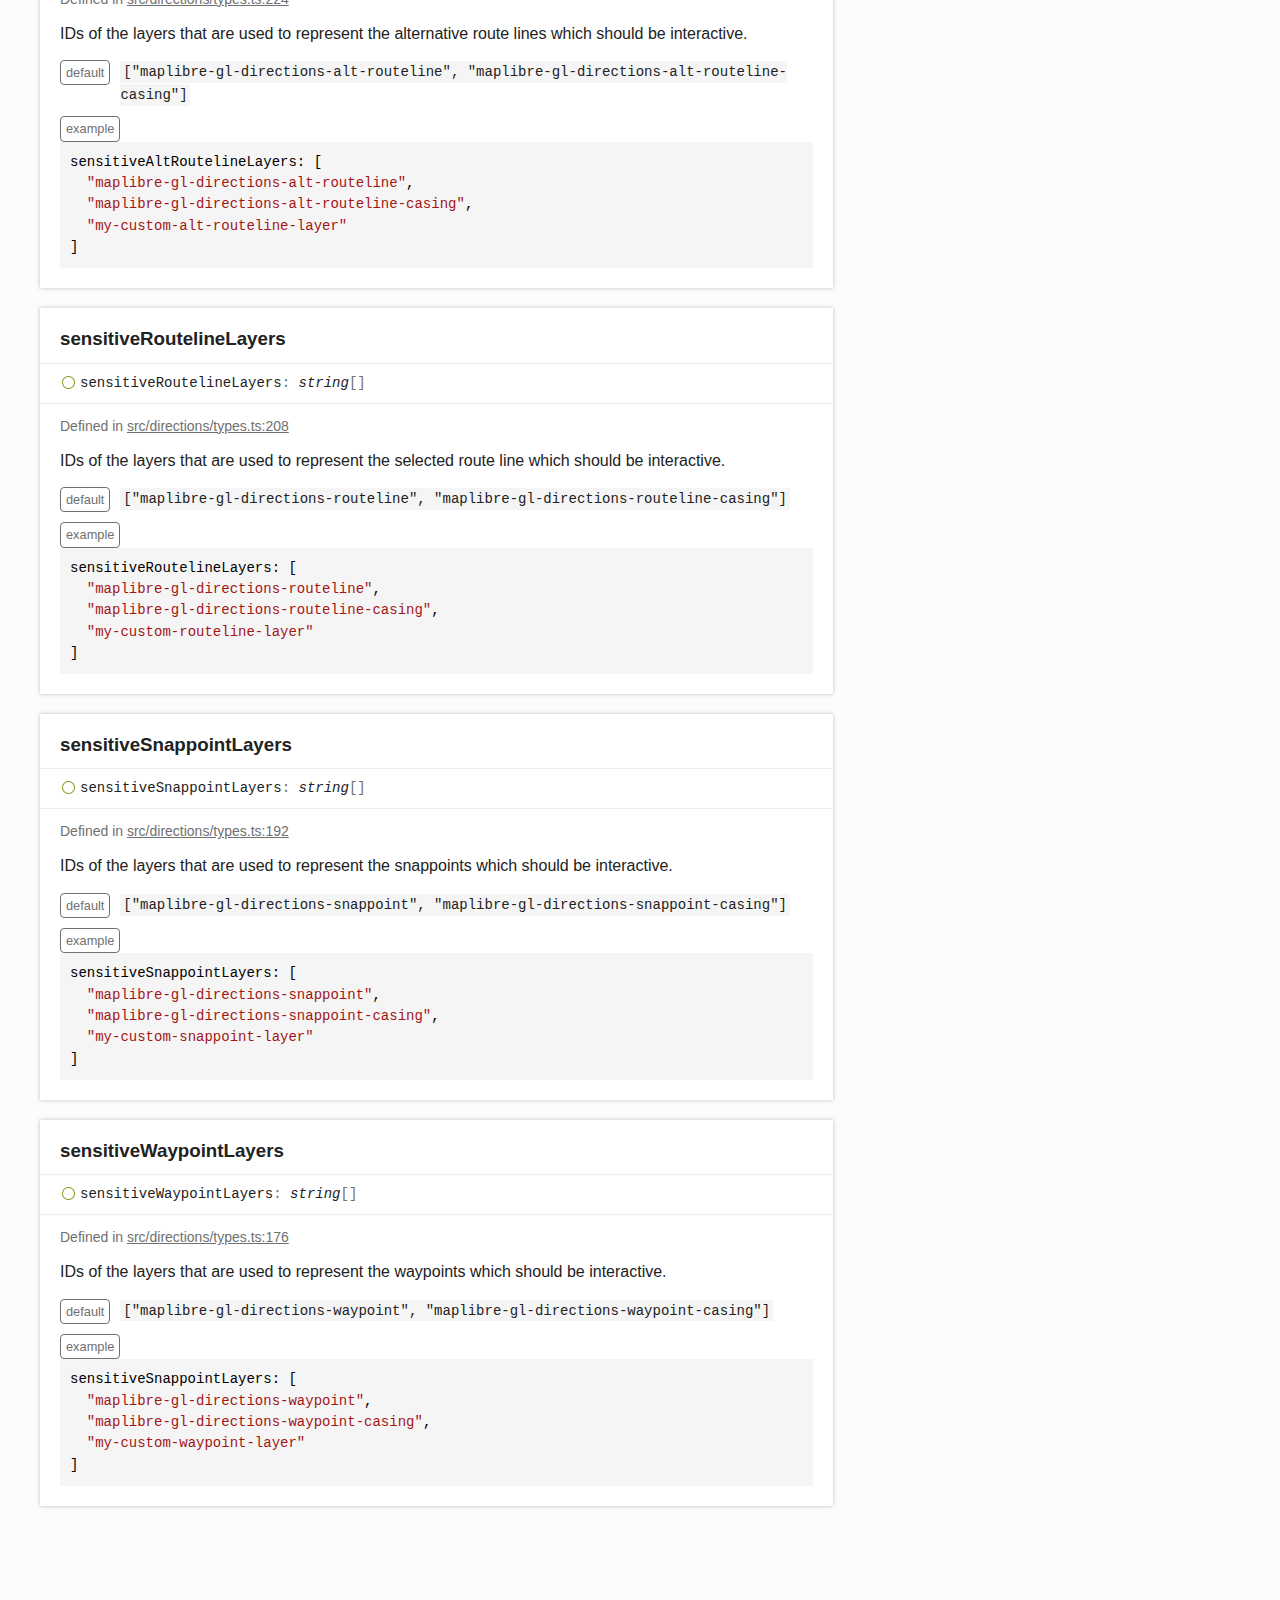
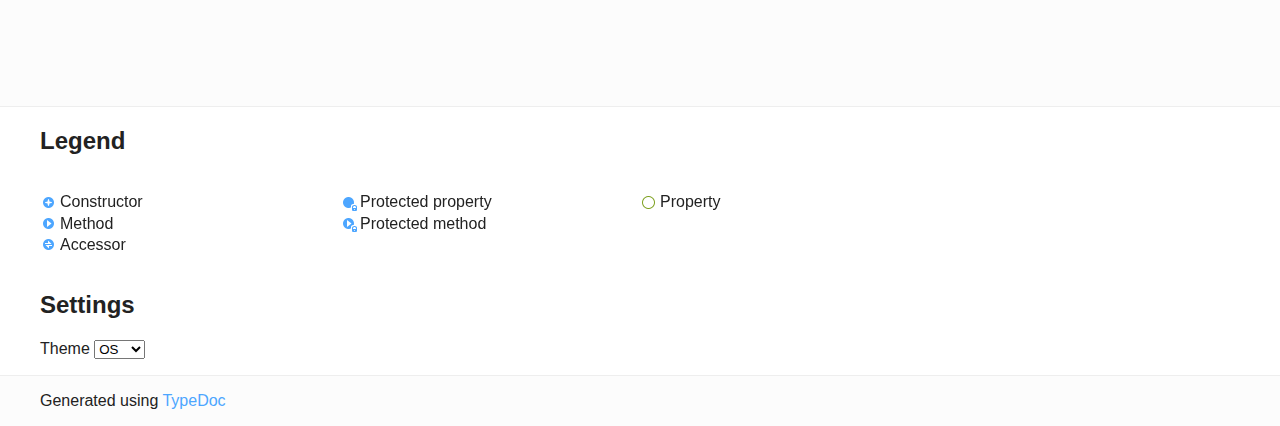
<file: api/interfaces/MaplibreGlDirectionsConfiguration.html>
<!DOCTYPE html><html class="default"><head><meta charSet="utf-8"/><meta http-equiv="x-ua-compatible" content="IE=edge"/><title>MaplibreGlDirectionsConfiguration | @maplibre/maplibre-gl-directions - v0.1.1</title><meta name="description" content="Documentation for @maplibre/maplibre-gl-directions - v0.1.1"/><meta name="viewport" content="width=device-width, initial-scale=1"/><link rel="stylesheet" href="../assets/style.css"/><link rel="stylesheet" href="../assets/highlight.css"/><script async src="../assets/search.js" id="search-script"></script></head><body><script>document.body.classList.add(localStorage.getItem("tsd-theme") || "os")</script><header><div class="tsd-page-toolbar"><div class="container"><div class="table-wrap"><div class="table-cell" id="tsd-search" data-base=".."><div class="field"><label for="tsd-search-field" class="tsd-widget search no-caption">Search</label><input type="text" id="tsd-search-field"/></div><ul class="results"><li class="state loading">Preparing search index...</li><li class="state failure">The search index is not available</li></ul><a href="../index.html" class="title">@maplibre/maplibre-gl-directions - v0.1.1</a></div><div class="table-cell" id="tsd-widgets"><div id="tsd-filter"><a href="#" class="tsd-widget options no-caption" data-toggle="options">Options</a><div class="tsd-filter-group"><div class="tsd-select" id="tsd-filter-visibility"><span class="tsd-select-label">All</span><ul class="tsd-select-list"><li data-value="public">Public</li><li data-value="protected">Public/Protected</li><li data-value="private" class="selected">All</li></ul></div> <input type="checkbox" id="tsd-filter-inherited" checked/><label class="tsd-widget" for="tsd-filter-inherited">Inherited</label><input type="checkbox" id="tsd-filter-externals" checked/><label class="tsd-widget" for="tsd-filter-externals">Externals</label></div></div><a href="#" class="tsd-widget menu no-caption" data-toggle="menu">Menu</a></div></div></div></div><div class="tsd-page-title"><div class="container"><ul class="tsd-breadcrumb"><li><a href="../modules.html">@maplibre/maplibre-gl-directions - v0.1.1</a></li><li><a href="MaplibreGlDirectionsConfiguration.html">MaplibreGlDirectionsConfiguration</a></li></ul><h1>Interface MaplibreGlDirectionsConfiguration</h1></div></div></header><div class="container container-main"><div class="row"><div class="col-8 col-content"><section class="tsd-panel tsd-comment"><div class="tsd-comment tsd-typography"><div class="lead">
<p>The <a href="../classes/default.html">MaplibreGlDirections</a> configuration object&#39;s interface.</p>
</div></div></section><section class="tsd-panel tsd-hierarchy"><h3>Hierarchy</h3><ul class="tsd-hierarchy"><li><span class="target">MaplibreGlDirectionsConfiguration</span></li></ul></section><section class="tsd-panel-group tsd-index-group"><h2>Index</h2><section class="tsd-panel tsd-index-panel"><div class="tsd-index-content"><section class="tsd-index-section "><h3>Properties</h3><ul class="tsd-index-list"><li class="tsd-kind-property tsd-parent-kind-interface"><a href="MaplibreGlDirectionsConfiguration.html#api" class="tsd-kind-icon">api</a></li><li class="tsd-kind-property tsd-parent-kind-interface"><a href="MaplibreGlDirectionsConfiguration.html#dragThreshold" class="tsd-kind-icon">drag<wbr/>Threshold</a></li><li class="tsd-kind-property tsd-parent-kind-interface"><a href="MaplibreGlDirectionsConfiguration.html#layers" class="tsd-kind-icon">layers</a></li><li class="tsd-kind-property tsd-parent-kind-interface"><a href="MaplibreGlDirectionsConfiguration.html#linesScalingFactor" class="tsd-kind-icon">lines<wbr/>Scaling<wbr/>Factor</a></li><li class="tsd-kind-property tsd-parent-kind-interface"><a href="MaplibreGlDirectionsConfiguration.html#makePostRequest" class="tsd-kind-icon">make<wbr/>Post<wbr/>Request</a></li><li class="tsd-kind-property tsd-parent-kind-interface"><a href="MaplibreGlDirectionsConfiguration.html#pointsScalingFactor" class="tsd-kind-icon">points<wbr/>Scaling<wbr/>Factor</a></li><li class="tsd-kind-property tsd-parent-kind-interface"><a href="MaplibreGlDirectionsConfiguration.html#profile" class="tsd-kind-icon">profile</a></li><li class="tsd-kind-property tsd-parent-kind-interface"><a href="MaplibreGlDirectionsConfiguration.html#requestOptions" class="tsd-kind-icon">request<wbr/>Options</a></li><li class="tsd-kind-property tsd-parent-kind-interface"><a href="MaplibreGlDirectionsConfiguration.html#sensitiveAltRoutelineLayers" class="tsd-kind-icon">sensitive<wbr/>Alt<wbr/>Routeline<wbr/>Layers</a></li><li class="tsd-kind-property tsd-parent-kind-interface"><a href="MaplibreGlDirectionsConfiguration.html#sensitiveRoutelineLayers" class="tsd-kind-icon">sensitive<wbr/>Routeline<wbr/>Layers</a></li><li class="tsd-kind-property tsd-parent-kind-interface"><a href="MaplibreGlDirectionsConfiguration.html#sensitiveSnappointLayers" class="tsd-kind-icon">sensitive<wbr/>Snappoint<wbr/>Layers</a></li><li class="tsd-kind-property tsd-parent-kind-interface"><a href="MaplibreGlDirectionsConfiguration.html#sensitiveWaypointLayers" class="tsd-kind-icon">sensitive<wbr/>Waypoint<wbr/>Layers</a></li></ul></section></div></section></section><section class="tsd-panel-group tsd-member-group "><h2>Properties</h2><section class="tsd-panel tsd-member tsd-kind-property tsd-parent-kind-interface"><a id="api" class="tsd-anchor"></a><h3 class="tsd-anchor-link">api<a href="#api" aria-label="Permalink" class="tsd-anchor-icon"><svg xmlns="http://www.w3.org/2000/svg" class="icon icon-tabler icon-tabler-link" viewBox="0 0 24 24" stroke-width="2" stroke="currentColor" fill="none" stroke-linecap="round" stroke-linejoin="round"><path stroke="none" d="M0 0h24v24H0z" fill="none"></path><path d="M10 14a3.5 3.5 0 0 0 5 0l4 -4a3.5 3.5 0 0 0 -5 -5l-.5 .5"></path><path d="M14 10a3.5 3.5 0 0 0 -5 0l-4 4a3.5 3.5 0 0 0 5 5l.5 -.5"></path></svg></a></h3><div class="tsd-signature tsd-kind-icon">api<span class="tsd-signature-symbol">:</span> <span class="tsd-signature-type">string</span></div><aside class="tsd-sources"><ul><li>Defined in <a href="https://github.com/maplibre/maplibre-gl-directions/blob/9489253/src/directions/types.ts#L26">src/directions/types.ts:26</a></li></ul></aside><div class="tsd-comment tsd-typography"><div class="lead">
<p>An API-provider URL to make the routing requests to.</p>
</div><div><p>Any <a href="http://project-osrm.org/" class="external">OSRM</a>-compatible or
<a href="https://docs.mapbox.com/api/navigation/directions/" class="external">Mapbox Directions API</a>-compatible API-provider is
supported.</p>
</div><dl class="tsd-comment-tags"><dt>default</dt><dd><p><code>&quot;https://router.project-osrm.org/route/v1&quot;</code></p>
</dd><dt>example</dt><dd><pre><code><span class="hl-9">api</span><span class="hl-1">: </span><span class="hl-3">&quot;https://router.project-osrm.org/route/v1&quot;</span>
</code></pre>
</dd><dt>example</dt><dd><pre><code><span class="hl-9">api</span><span class="hl-1">: </span><span class="hl-3">&quot;https://api.mapbox.com/directions/v5&quot;</span>
</code></pre>
</dd></dl></div></section><section class="tsd-panel tsd-member tsd-kind-property tsd-parent-kind-interface"><a id="dragThreshold" class="tsd-anchor"></a><h3 class="tsd-anchor-link">drag<wbr/>Threshold<a href="#dragThreshold" aria-label="Permalink" class="tsd-anchor-icon"><svg xmlns="http://www.w3.org/2000/svg" class="icon icon-tabler icon-tabler-link" viewBox="0 0 24 24" stroke-width="2" stroke="currentColor" fill="none" stroke-linecap="round" stroke-linejoin="round"><path stroke="none" d="M0 0h24v24H0z" fill="none"></path><path d="M10 14a3.5 3.5 0 0 0 5 0l4 -4a3.5 3.5 0 0 0 -5 -5l-.5 .5"></path><path d="M14 10a3.5 3.5 0 0 0 -5 0l-4 4a3.5 3.5 0 0 0 5 5l.5 -.5"></path></svg></a></h3><div class="tsd-signature tsd-kind-icon">drag<wbr/>Threshold<span class="tsd-signature-symbol">:</span> <span class="tsd-signature-type">number</span></div><aside class="tsd-sources"><ul><li>Defined in <a href="https://github.com/maplibre/maplibre-gl-directions/blob/9489253/src/directions/types.ts#L238">src/directions/types.ts:238</a></li></ul></aside><div class="tsd-comment tsd-typography"><div class="lead">
<p>A minimal amount of pixels a waypoint or the hoverpoint must be dragged in order for the drag-event to be
respected. Should be a number &gt;= <code>0</code>. Any negative value is treated as <code>0</code>.</p>
</div><dl class="tsd-comment-tags"><dt>default</dt><dd><p><code>10</code></p>
</dd><dt>example</dt><dd><pre><code><span class="hl-7">// Don&#39;t respect drag-events where a point was dragged for less than 5px away from its initial location</span><br/><span class="hl-9">dragThreshold</span><span class="hl-1">: </span><span class="hl-8">5</span>
</code></pre>
</dd></dl></div></section><section class="tsd-panel tsd-member tsd-kind-property tsd-parent-kind-interface"><a id="layers" class="tsd-anchor"></a><h3 class="tsd-anchor-link">layers<a href="#layers" aria-label="Permalink" class="tsd-anchor-icon"><svg xmlns="http://www.w3.org/2000/svg" class="icon icon-tabler icon-tabler-link" viewBox="0 0 24 24" stroke-width="2" stroke="currentColor" fill="none" stroke-linecap="round" stroke-linejoin="round"><path stroke="none" d="M0 0h24v24H0z" fill="none"></path><path d="M10 14a3.5 3.5 0 0 0 5 0l4 -4a3.5 3.5 0 0 0 -5 -5l-.5 .5"></path><path d="M14 10a3.5 3.5 0 0 0 -5 0l-4 4a3.5 3.5 0 0 0 5 5l.5 -.5"></path></svg></a></h3><div class="tsd-signature tsd-kind-icon">layers<span class="tsd-signature-symbol">:</span> <a href="../modules.html#LayerSpecification" class="tsd-signature-type" data-tsd-kind="Type alias">LayerSpecification</a><span class="tsd-signature-symbol">[]</span></div><aside class="tsd-sources"><ul><li>Defined in <a href="https://github.com/maplibre/maplibre-gl-directions/blob/9489253/src/directions/types.ts#L126">src/directions/types.ts:126</a></li></ul></aside><div class="tsd-comment tsd-typography"><div class="lead">
<p>The layers used by the plugin.</p>
</div><dl class="tsd-comment-tags"><dt>default</dt><dd><p>The value returned by the <a href="../modules.html#layersFactory"><code>layersFactory</code></a> invoked with the passed
<a href="MaplibreGlDirectionsConfiguration.html#pointsScalingFactor"><code>options.pointsScalingFactor</code></a> and
<a href="MaplibreGlDirectionsConfiguration.html#linesScalingFactor"><code>options.linesScalingFactor</code></a></p>
<p><strong>Note</strong> that you don&#39;t have to create layers with the <a href="../modules.html#layersFactory"><code>layersFactory</code></a>. Any
<code>LayerSpecification[]</code> value is OK.</p>
<p><strong>Note</strong> that if you add custom layers then you&#39;d most probably want to register them as sensitive layers using
the <a href="MaplibreGlDirectionsConfiguration.html#sensitiveWaypointLayers"><code>options.sensitiveWaypointLayers</code></a>,
<a href="MaplibreGlDirectionsConfiguration.html#sensitiveSnappointLayers"><code>options.sensitiveSnappointLayers</code></a>,
<a href="MaplibreGlDirectionsConfiguration.html#sensitiveAltRoutelineLayers"><code>options.sensitiveAltRoutelineLayers</code></a> and
<a href="MaplibreGlDirectionsConfiguration.html#sensitiveRoutelineLayers"><code>options.sensitiveRoutelineLayers</code></a> options.</p>
</dd><dt>example</dt><dd><pre><code><span class="hl-7">// Use the default layers with all the points increased by 1.5 times and all the lines increased by 2 times and an additional `&quot;my-custom-layer&quot;` layer.</span><br/><span class="hl-1">{</span><br/><span class="hl-1">  </span><span class="hl-9">layers</span><span class="hl-1">: </span><span class="hl-4">layersFactory</span><span class="hl-1">(</span><span class="hl-8">1.5</span><span class="hl-1">, </span><span class="hl-8">2</span><span class="hl-1">).</span><span class="hl-4">concat</span><span class="hl-1">([</span><br/><span class="hl-1">    {</span><br/><span class="hl-1">      </span><span class="hl-2">id:</span><span class="hl-1"> </span><span class="hl-3">&quot;my-custom-layer&quot;</span><span class="hl-1">,</span><br/><span class="hl-1">      </span><span class="hl-7">// ...</span><br/><span class="hl-1">    }</span><br/><span class="hl-1">  ])</span><br/><span class="hl-1">}</span>
</code></pre>
</dd></dl></div></section><section class="tsd-panel tsd-member tsd-kind-property tsd-parent-kind-interface"><a id="linesScalingFactor" class="tsd-anchor"></a><h3 class="tsd-anchor-link">lines<wbr/>Scaling<wbr/>Factor<a href="#linesScalingFactor" aria-label="Permalink" class="tsd-anchor-icon"><svg xmlns="http://www.w3.org/2000/svg" class="icon icon-tabler icon-tabler-link" viewBox="0 0 24 24" stroke-width="2" stroke="currentColor" fill="none" stroke-linecap="round" stroke-linejoin="round"><path stroke="none" d="M0 0h24v24H0z" fill="none"></path><path d="M10 14a3.5 3.5 0 0 0 5 0l4 -4a3.5 3.5 0 0 0 -5 -5l-.5 .5"></path><path d="M14 10a3.5 3.5 0 0 0 -5 0l-4 4a3.5 3.5 0 0 0 5 5l.5 -.5"></path></svg></a></h3><div class="tsd-signature tsd-kind-icon">lines<wbr/>Scaling<wbr/>Factor<span class="tsd-signature-symbol">:</span> <span class="tsd-signature-type">number</span></div><aside class="tsd-sources"><ul><li>Defined in <a href="https://github.com/maplibre/maplibre-gl-directions/blob/9489253/src/directions/types.ts#L160">src/directions/types.ts:160</a></li></ul></aside><div class="tsd-comment tsd-typography"><div class="lead">
<p>A factor by which all the default lines&#39; dimensions should be increased. The value is passed as is to the
<a href="../modules.html#layersFactory"><code>layersFactory</code></a>&#39;s second argument.</p>
</div><div><p><strong>Note</strong> that the option has no effect on the snaplines.</p>
<p><strong>Note</strong> that the option has no effect when the <code>layers</code> option is provided.</p>
</div><dl class="tsd-comment-tags"><dt>default</dt><dd><p><code>1</code></p>
</dd><dt>example</dt><dd><pre><code><span class="hl-7">// Increase all the lines by 2 times when the map is used on a touch-enabled device</span><br/><span class="hl-9">linesScalingFactor</span><span class="hl-1">: </span><span class="hl-2">isTouchDevice</span><span class="hl-1"> ? </span><span class="hl-8">2</span><span class="hl-1"> : </span><span class="hl-8">1</span>
</code></pre>
</dd></dl></div></section><section class="tsd-panel tsd-member tsd-kind-property tsd-parent-kind-interface"><a id="makePostRequest" class="tsd-anchor"></a><h3 class="tsd-anchor-link">make<wbr/>Post<wbr/>Request<a href="#makePostRequest" aria-label="Permalink" class="tsd-anchor-icon"><svg xmlns="http://www.w3.org/2000/svg" class="icon icon-tabler icon-tabler-link" viewBox="0 0 24 24" stroke-width="2" stroke="currentColor" fill="none" stroke-linecap="round" stroke-linejoin="round"><path stroke="none" d="M0 0h24v24H0z" fill="none"></path><path d="M10 14a3.5 3.5 0 0 0 5 0l4 -4a3.5 3.5 0 0 0 -5 -5l-.5 .5"></path><path d="M14 10a3.5 3.5 0 0 0 -5 0l-4 4a3.5 3.5 0 0 0 5 5l.5 -.5"></path></svg></a></h3><div class="tsd-signature tsd-kind-icon">make<wbr/>Post<wbr/>Request<span class="tsd-signature-symbol">:</span> <span class="tsd-signature-type">boolean</span></div><aside class="tsd-sources"><ul><li>Defined in <a href="https://github.com/maplibre/maplibre-gl-directions/blob/9489253/src/directions/types.ts#L95">src/directions/types.ts:95</a></li></ul></aside><div class="tsd-comment tsd-typography"><div class="lead">
<p>Whether to make a <a href="https://docs.mapbox.com/api/navigation/http-post/" class="external">POST request</a> instead of a GET one.</p>
</div><div><p><strong>Note</strong> that this is only supported by the Mapbox Directions API. Don&#39;t set the value to <code>true</code> if using an
OSRM-compatible API-provider.</p>
</div><dl class="tsd-comment-tags"><dt>default</dt><dd><p><code>false</code></p>
</dd><dt>example</dt><dd><pre><code><span class="hl-9">api</span><span class="hl-1">: </span><span class="hl-3">&quot;https://api.mapbox.com/directions/v5&quot;</span><span class="hl-1">,</span><br/><span class="hl-9">profile</span><span class="hl-1">: </span><span class="hl-3">&quot;mapbox/driving-traffic&quot;</span><span class="hl-1">,</span><br/><span class="hl-9">makePostRequest</span><span class="hl-1">: </span><span class="hl-5">true</span>
</code></pre>
</dd></dl></div></section><section class="tsd-panel tsd-member tsd-kind-property tsd-parent-kind-interface"><a id="pointsScalingFactor" class="tsd-anchor"></a><h3 class="tsd-anchor-link">points<wbr/>Scaling<wbr/>Factor<a href="#pointsScalingFactor" aria-label="Permalink" class="tsd-anchor-icon"><svg xmlns="http://www.w3.org/2000/svg" class="icon icon-tabler icon-tabler-link" viewBox="0 0 24 24" stroke-width="2" stroke="currentColor" fill="none" stroke-linecap="round" stroke-linejoin="round"><path stroke="none" d="M0 0h24v24H0z" fill="none"></path><path d="M10 14a3.5 3.5 0 0 0 5 0l4 -4a3.5 3.5 0 0 0 -5 -5l-.5 .5"></path><path d="M14 10a3.5 3.5 0 0 0 -5 0l-4 4a3.5 3.5 0 0 0 5 5l.5 -.5"></path></svg></a></h3><div class="tsd-signature tsd-kind-icon">points<wbr/>Scaling<wbr/>Factor<span class="tsd-signature-symbol">:</span> <span class="tsd-signature-type">number</span></div><aside class="tsd-sources"><ul><li>Defined in <a href="https://github.com/maplibre/maplibre-gl-directions/blob/9489253/src/directions/types.ts#L142">src/directions/types.ts:142</a></li></ul></aside><div class="tsd-comment tsd-typography"><div class="lead">
<p>A factor by which all the default points&#39; dimensions should be increased. The value is passed as is to the
<a href="../modules.html#layersFactory"><code>layersFactory</code></a>&#39;s first argument.</p>
</div><div><p><strong>Note</strong> that the option has no effect when the <code>layers</code> option is provided.</p>
</div><dl class="tsd-comment-tags"><dt>default</dt><dd><p><code>1</code></p>
</dd><dt>example</dt><dd><pre><code><span class="hl-7">// Increase all the points by 1.5 times when the map is used on a touch-enabled device</span><br/><span class="hl-9">linesScalingFactor</span><span class="hl-1">: </span><span class="hl-2">isTouchDevice</span><span class="hl-1"> ? </span><span class="hl-8">1.5</span><span class="hl-1"> : </span><span class="hl-8">1</span>
</code></pre>
</dd></dl></div></section><section class="tsd-panel tsd-member tsd-kind-property tsd-parent-kind-interface"><a id="profile" class="tsd-anchor"></a><h3 class="tsd-anchor-link">profile<a href="#profile" aria-label="Permalink" class="tsd-anchor-icon"><svg xmlns="http://www.w3.org/2000/svg" class="icon icon-tabler icon-tabler-link" viewBox="0 0 24 24" stroke-width="2" stroke="currentColor" fill="none" stroke-linecap="round" stroke-linejoin="round"><path stroke="none" d="M0 0h24v24H0z" fill="none"></path><path d="M10 14a3.5 3.5 0 0 0 5 0l4 -4a3.5 3.5 0 0 0 -5 -5l-.5 .5"></path><path d="M14 10a3.5 3.5 0 0 0 -5 0l-4 4a3.5 3.5 0 0 0 5 5l.5 -.5"></path></svg></a></h3><div class="tsd-signature tsd-kind-icon">profile<span class="tsd-signature-symbol">:</span> <span class="tsd-signature-type">string</span></div><aside class="tsd-sources"><ul><li>Defined in <a href="https://github.com/maplibre/maplibre-gl-directions/blob/9489253/src/directions/types.ts#L48">src/directions/types.ts:48</a></li></ul></aside><div class="tsd-comment tsd-typography"><div class="lead">
<p>A routing profile to use. The value depends on the API-provider of choice.</p>
</div><dl class="tsd-comment-tags"><dt>see</dt><dd><p><a href="http://project-osrm.org/docs/v5.24.0/api/#requests" class="external">OSRM #Requests</a></p>
</dd><dt>see</dt><dd><p><a href="https://docs.mapbox.com/api/navigation/directions/#routing-profiles" class="external">Mapbox Direction API #Routing profiles</a></p>
</dd><dt>default</dt><dd><p><code>&quot;driving&quot;</code></p>
</dd><dt>example</dt><dd><pre><code><span class="hl-9">api</span><span class="hl-1">: </span><span class="hl-3">&quot;https://router.project-osrm.org/route/v1&quot;</span><span class="hl-1">,</span><br/><span class="hl-9">profile</span><span class="hl-1">: </span><span class="hl-3">&quot;driving&quot;</span>
</code></pre>
</dd><dt>example</dt><dd><pre><code><span class="hl-9">api</span><span class="hl-1">: </span><span class="hl-3">&quot;https://api.mapbox.com/directions/v5&quot;</span><span class="hl-1">,</span><br/><span class="hl-9">profile</span><span class="hl-1">: </span><span class="hl-3">&quot;mapbox/driving-traffic&quot;</span>
</code></pre>
</dd></dl></div></section><section class="tsd-panel tsd-member tsd-kind-property tsd-parent-kind-interface"><a id="requestOptions" class="tsd-anchor"></a><h3 class="tsd-anchor-link">request<wbr/>Options<a href="#requestOptions" aria-label="Permalink" class="tsd-anchor-icon"><svg xmlns="http://www.w3.org/2000/svg" class="icon icon-tabler icon-tabler-link" viewBox="0 0 24 24" stroke-width="2" stroke="currentColor" fill="none" stroke-linecap="round" stroke-linejoin="round"><path stroke="none" d="M0 0h24v24H0z" fill="none"></path><path d="M10 14a3.5 3.5 0 0 0 5 0l4 -4a3.5 3.5 0 0 0 -5 -5l-.5 .5"></path><path d="M14 10a3.5 3.5 0 0 0 -5 0l-4 4a3.5 3.5 0 0 0 5 5l.5 -.5"></path></svg></a></h3><div class="tsd-signature tsd-kind-icon">request<wbr/>Options<span class="tsd-signature-symbol">:</span> <span class="tsd-signature-type">Partial</span><span class="tsd-signature-symbol">&lt;</span><span class="tsd-signature-type">Record</span><span class="tsd-signature-symbol">&lt;</span><span class="tsd-signature-type">string</span><span class="tsd-signature-symbol">, </span><span class="tsd-signature-type">string</span><span class="tsd-signature-symbol">&gt;</span><span class="tsd-signature-symbol">&gt;</span></div><aside class="tsd-sources"><ul><li>Defined in <a href="https://github.com/maplibre/maplibre-gl-directions/blob/9489253/src/directions/types.ts#L78">src/directions/types.ts:78</a></li></ul></aside><div class="tsd-comment tsd-typography"><div class="lead">
<p>A list of the request-payload parameters that are passed along with routing requests.</p>
</div><div><p><strong>Note</strong> that the <code>access-token</code> request-parameter has a special treatment when used along with
<a href="MaplibreGlDirectionsConfiguration.html#makePostRequest"><code>makePostRequest: true</code></a>. It&#39;s automatically removed from the <code>FormData</code> and passed as a URL
query-parameter as the Mapbox Directions API <a href="https://docs.mapbox.com/api/navigation/http-post/" class="external">requires</a>.</p>
</div><dl class="tsd-comment-tags"><dt>default</dt><dd><p><code>{}</code></p>
</dd><dt>example</dt><dd><pre><code><span class="hl-9">request</span><span class="hl-1">: {</span><br/><span class="hl-1">  </span><span class="hl-9">overview</span><span class="hl-1">: </span><span class="hl-3">&quot;full&quot;</span><span class="hl-1">,</span><br/><span class="hl-1">  </span><span class="hl-9">steps</span><span class="hl-1">: </span><span class="hl-3">&quot;true&quot;</span><br/><span class="hl-1">}</span>
</code></pre>
</dd><dt>example</dt><dd><pre><code><span class="hl-9">api</span><span class="hl-1">: </span><span class="hl-3">&quot;https://api.mapbox.com/directions/v5&quot;</span><span class="hl-1">,</span><br/><span class="hl-9">profile</span><span class="hl-1">: </span><span class="hl-3">&quot;mapbox/driving-traffic&quot;</span><span class="hl-1">,</span><br/><span class="hl-9">request</span><span class="hl-1">: {</span><br/><span class="hl-1">  </span><span class="hl-9">access_token</span><span class="hl-1">: </span><span class="hl-3">&quot;&lt;mapbox-access-token&gt;&quot;</span><span class="hl-1">,</span><br/><span class="hl-1">  </span><span class="hl-9">annotations</span><span class="hl-1">: </span><span class="hl-3">&quot;congestion&quot;</span><span class="hl-1">,</span><br/><span class="hl-1">  </span><span class="hl-9">geometries</span><span class="hl-1">: </span><span class="hl-3">&quot;polyline6&quot;</span><br/><span class="hl-1">}</span>
</code></pre>
</dd></dl></div></section><section class="tsd-panel tsd-member tsd-kind-property tsd-parent-kind-interface"><a id="sensitiveAltRoutelineLayers" class="tsd-anchor"></a><h3 class="tsd-anchor-link">sensitive<wbr/>Alt<wbr/>Routeline<wbr/>Layers<a href="#sensitiveAltRoutelineLayers" aria-label="Permalink" class="tsd-anchor-icon"><svg xmlns="http://www.w3.org/2000/svg" class="icon icon-tabler icon-tabler-link" viewBox="0 0 24 24" stroke-width="2" stroke="currentColor" fill="none" stroke-linecap="round" stroke-linejoin="round"><path stroke="none" d="M0 0h24v24H0z" fill="none"></path><path d="M10 14a3.5 3.5 0 0 0 5 0l4 -4a3.5 3.5 0 0 0 -5 -5l-.5 .5"></path><path d="M14 10a3.5 3.5 0 0 0 -5 0l-4 4a3.5 3.5 0 0 0 5 5l.5 -.5"></path></svg></a></h3><div class="tsd-signature tsd-kind-icon">sensitive<wbr/>Alt<wbr/>Routeline<wbr/>Layers<span class="tsd-signature-symbol">:</span> <span class="tsd-signature-type">string</span><span class="tsd-signature-symbol">[]</span></div><aside class="tsd-sources"><ul><li>Defined in <a href="https://github.com/maplibre/maplibre-gl-directions/blob/9489253/src/directions/types.ts#L224">src/directions/types.ts:224</a></li></ul></aside><div class="tsd-comment tsd-typography"><div class="lead">
<p>IDs of the layers that are used to represent the alternative route lines which should be interactive.</p>
</div><dl class="tsd-comment-tags"><dt>default</dt><dd><p><code>[&quot;maplibre-gl-directions-alt-routeline&quot;, &quot;maplibre-gl-directions-alt-routeline-casing&quot;]</code></p>
</dd><dt>example</dt><dd><pre><code><span class="hl-9">sensitiveAltRoutelineLayers</span><span class="hl-1">: [</span><br/><span class="hl-1">  </span><span class="hl-3">&quot;maplibre-gl-directions-alt-routeline&quot;</span><span class="hl-1">,</span><br/><span class="hl-1">  </span><span class="hl-3">&quot;maplibre-gl-directions-alt-routeline-casing&quot;</span><span class="hl-1">,</span><br/><span class="hl-1">  </span><span class="hl-3">&quot;my-custom-alt-routeline-layer&quot;</span><br/><span class="hl-1">]</span>
</code></pre>
</dd></dl></div></section><section class="tsd-panel tsd-member tsd-kind-property tsd-parent-kind-interface"><a id="sensitiveRoutelineLayers" class="tsd-anchor"></a><h3 class="tsd-anchor-link">sensitive<wbr/>Routeline<wbr/>Layers<a href="#sensitiveRoutelineLayers" aria-label="Permalink" class="tsd-anchor-icon"><svg xmlns="http://www.w3.org/2000/svg" class="icon icon-tabler icon-tabler-link" viewBox="0 0 24 24" stroke-width="2" stroke="currentColor" fill="none" stroke-linecap="round" stroke-linejoin="round"><path stroke="none" d="M0 0h24v24H0z" fill="none"></path><path d="M10 14a3.5 3.5 0 0 0 5 0l4 -4a3.5 3.5 0 0 0 -5 -5l-.5 .5"></path><path d="M14 10a3.5 3.5 0 0 0 -5 0l-4 4a3.5 3.5 0 0 0 5 5l.5 -.5"></path></svg></a></h3><div class="tsd-signature tsd-kind-icon">sensitive<wbr/>Routeline<wbr/>Layers<span class="tsd-signature-symbol">:</span> <span class="tsd-signature-type">string</span><span class="tsd-signature-symbol">[]</span></div><aside class="tsd-sources"><ul><li>Defined in <a href="https://github.com/maplibre/maplibre-gl-directions/blob/9489253/src/directions/types.ts#L208">src/directions/types.ts:208</a></li></ul></aside><div class="tsd-comment tsd-typography"><div class="lead">
<p>IDs of the layers that are used to represent the selected route line which should be interactive.</p>
</div><dl class="tsd-comment-tags"><dt>default</dt><dd><p><code>[&quot;maplibre-gl-directions-routeline&quot;, &quot;maplibre-gl-directions-routeline-casing&quot;]</code></p>
</dd><dt>example</dt><dd><pre><code><span class="hl-9">sensitiveRoutelineLayers</span><span class="hl-1">: [</span><br/><span class="hl-1">  </span><span class="hl-3">&quot;maplibre-gl-directions-routeline&quot;</span><span class="hl-1">,</span><br/><span class="hl-1">  </span><span class="hl-3">&quot;maplibre-gl-directions-routeline-casing&quot;</span><span class="hl-1">,</span><br/><span class="hl-1">  </span><span class="hl-3">&quot;my-custom-routeline-layer&quot;</span><br/><span class="hl-1">]</span>
</code></pre>
</dd></dl></div></section><section class="tsd-panel tsd-member tsd-kind-property tsd-parent-kind-interface"><a id="sensitiveSnappointLayers" class="tsd-anchor"></a><h3 class="tsd-anchor-link">sensitive<wbr/>Snappoint<wbr/>Layers<a href="#sensitiveSnappointLayers" aria-label="Permalink" class="tsd-anchor-icon"><svg xmlns="http://www.w3.org/2000/svg" class="icon icon-tabler icon-tabler-link" viewBox="0 0 24 24" stroke-width="2" stroke="currentColor" fill="none" stroke-linecap="round" stroke-linejoin="round"><path stroke="none" d="M0 0h24v24H0z" fill="none"></path><path d="M10 14a3.5 3.5 0 0 0 5 0l4 -4a3.5 3.5 0 0 0 -5 -5l-.5 .5"></path><path d="M14 10a3.5 3.5 0 0 0 -5 0l-4 4a3.5 3.5 0 0 0 5 5l.5 -.5"></path></svg></a></h3><div class="tsd-signature tsd-kind-icon">sensitive<wbr/>Snappoint<wbr/>Layers<span class="tsd-signature-symbol">:</span> <span class="tsd-signature-type">string</span><span class="tsd-signature-symbol">[]</span></div><aside class="tsd-sources"><ul><li>Defined in <a href="https://github.com/maplibre/maplibre-gl-directions/blob/9489253/src/directions/types.ts#L192">src/directions/types.ts:192</a></li></ul></aside><div class="tsd-comment tsd-typography"><div class="lead">
<p>IDs of the layers that are used to represent the snappoints which should be interactive.</p>
</div><dl class="tsd-comment-tags"><dt>default</dt><dd><p><code>[&quot;maplibre-gl-directions-snappoint&quot;, &quot;maplibre-gl-directions-snappoint-casing&quot;]</code></p>
</dd><dt>example</dt><dd><pre><code><span class="hl-9">sensitiveSnappointLayers</span><span class="hl-1">: [</span><br/><span class="hl-1">  </span><span class="hl-3">&quot;maplibre-gl-directions-snappoint&quot;</span><span class="hl-1">,</span><br/><span class="hl-1">  </span><span class="hl-3">&quot;maplibre-gl-directions-snappoint-casing&quot;</span><span class="hl-1">,</span><br/><span class="hl-1">  </span><span class="hl-3">&quot;my-custom-snappoint-layer&quot;</span><br/><span class="hl-1">]</span>
</code></pre>
</dd></dl></div></section><section class="tsd-panel tsd-member tsd-kind-property tsd-parent-kind-interface"><a id="sensitiveWaypointLayers" class="tsd-anchor"></a><h3 class="tsd-anchor-link">sensitive<wbr/>Waypoint<wbr/>Layers<a href="#sensitiveWaypointLayers" aria-label="Permalink" class="tsd-anchor-icon"><svg xmlns="http://www.w3.org/2000/svg" class="icon icon-tabler icon-tabler-link" viewBox="0 0 24 24" stroke-width="2" stroke="currentColor" fill="none" stroke-linecap="round" stroke-linejoin="round"><path stroke="none" d="M0 0h24v24H0z" fill="none"></path><path d="M10 14a3.5 3.5 0 0 0 5 0l4 -4a3.5 3.5 0 0 0 -5 -5l-.5 .5"></path><path d="M14 10a3.5 3.5 0 0 0 -5 0l-4 4a3.5 3.5 0 0 0 5 5l.5 -.5"></path></svg></a></h3><div class="tsd-signature tsd-kind-icon">sensitive<wbr/>Waypoint<wbr/>Layers<span class="tsd-signature-symbol">:</span> <span class="tsd-signature-type">string</span><span class="tsd-signature-symbol">[]</span></div><aside class="tsd-sources"><ul><li>Defined in <a href="https://github.com/maplibre/maplibre-gl-directions/blob/9489253/src/directions/types.ts#L176">src/directions/types.ts:176</a></li></ul></aside><div class="tsd-comment tsd-typography"><div class="lead">
<p>IDs of the layers that are used to represent the waypoints which should be interactive.</p>
</div><dl class="tsd-comment-tags"><dt>default</dt><dd><p><code>[&quot;maplibre-gl-directions-waypoint&quot;, &quot;maplibre-gl-directions-waypoint-casing&quot;]</code></p>
</dd><dt>example</dt><dd><pre><code><span class="hl-9">sensitiveSnappointLayers</span><span class="hl-1">: [</span><br/><span class="hl-1">  </span><span class="hl-3">&quot;maplibre-gl-directions-waypoint&quot;</span><span class="hl-1">,</span><br/><span class="hl-1">  </span><span class="hl-3">&quot;maplibre-gl-directions-waypoint-casing&quot;</span><span class="hl-1">,</span><br/><span class="hl-1">  </span><span class="hl-3">&quot;my-custom-waypoint-layer&quot;</span><br/><span class="hl-1">]</span>
</code></pre>
</dd></dl></div></section></section></div><div class="col-4 col-menu menu-sticky-wrap menu-highlight"><nav class="tsd-navigation primary"><ul><li class=""><a href="../modules.html">Exports</a></li><li class=" tsd-kind-namespace tsd-is-protected"><a href="../modules/utils.html">utils</a></li></ul></nav><nav class="tsd-navigation secondary menu-sticky"><ul><li class="current tsd-kind-interface"><a href="MaplibreGlDirectionsConfiguration.html" class="tsd-kind-icon">Maplibre<wbr/>Gl<wbr/>Directions<wbr/>Configuration</a><ul><li class="tsd-kind-property tsd-parent-kind-interface"><a href="MaplibreGlDirectionsConfiguration.html#api" class="tsd-kind-icon">api</a></li><li class="tsd-kind-property tsd-parent-kind-interface"><a href="MaplibreGlDirectionsConfiguration.html#dragThreshold" class="tsd-kind-icon">drag<wbr/>Threshold</a></li><li class="tsd-kind-property tsd-parent-kind-interface"><a href="MaplibreGlDirectionsConfiguration.html#layers" class="tsd-kind-icon">layers</a></li><li class="tsd-kind-property tsd-parent-kind-interface"><a href="MaplibreGlDirectionsConfiguration.html#linesScalingFactor" class="tsd-kind-icon">lines<wbr/>Scaling<wbr/>Factor</a></li><li class="tsd-kind-property tsd-parent-kind-interface"><a href="MaplibreGlDirectionsConfiguration.html#makePostRequest" class="tsd-kind-icon">make<wbr/>Post<wbr/>Request</a></li><li class="tsd-kind-property tsd-parent-kind-interface"><a href="MaplibreGlDirectionsConfiguration.html#pointsScalingFactor" class="tsd-kind-icon">points<wbr/>Scaling<wbr/>Factor</a></li><li class="tsd-kind-property tsd-parent-kind-interface"><a href="MaplibreGlDirectionsConfiguration.html#profile" class="tsd-kind-icon">profile</a></li><li class="tsd-kind-property tsd-parent-kind-interface"><a href="MaplibreGlDirectionsConfiguration.html#requestOptions" class="tsd-kind-icon">request<wbr/>Options</a></li><li class="tsd-kind-property tsd-parent-kind-interface"><a href="MaplibreGlDirectionsConfiguration.html#sensitiveAltRoutelineLayers" class="tsd-kind-icon">sensitive<wbr/>Alt<wbr/>Routeline<wbr/>Layers</a></li><li class="tsd-kind-property tsd-parent-kind-interface"><a href="MaplibreGlDirectionsConfiguration.html#sensitiveRoutelineLayers" class="tsd-kind-icon">sensitive<wbr/>Routeline<wbr/>Layers</a></li><li class="tsd-kind-property tsd-parent-kind-interface"><a href="MaplibreGlDirectionsConfiguration.html#sensitiveSnappointLayers" class="tsd-kind-icon">sensitive<wbr/>Snappoint<wbr/>Layers</a></li><li class="tsd-kind-property tsd-parent-kind-interface"><a href="MaplibreGlDirectionsConfiguration.html#sensitiveWaypointLayers" class="tsd-kind-icon">sensitive<wbr/>Waypoint<wbr/>Layers</a></li></ul></li></ul></nav></div></div></div><footer class="with-border-bottom"><div class="container"><h2>Legend</h2><div class="tsd-legend-group"><ul class="tsd-legend"><li class="tsd-kind-constructor tsd-parent-kind-class"><span class="tsd-kind-icon">Constructor</span></li><li class="tsd-kind-method tsd-parent-kind-class"><span class="tsd-kind-icon">Method</span></li><li class="tsd-kind-accessor tsd-parent-kind-class"><span class="tsd-kind-icon">Accessor</span></li></ul><ul class="tsd-legend"><li class="tsd-kind-property tsd-parent-kind-class tsd-is-protected"><span class="tsd-kind-icon">Protected property</span></li><li class="tsd-kind-method tsd-parent-kind-class tsd-is-protected"><span class="tsd-kind-icon">Protected method</span></li></ul><ul class="tsd-legend"><li class="tsd-kind-property tsd-parent-kind-interface"><span class="tsd-kind-icon">Property</span></li></ul></div><h2>Settings</h2><p>Theme <select id="theme"><option value="os">OS</option><option value="light">Light</option><option value="dark">Dark</option></select></p></div></footer><div class="container tsd-generator"><p>Generated using <a href="https://typedoc.org/" target="_blank">TypeDoc</a></p></div><div class="overlay"></div><script src="../assets/main.js"></script></body></html>
</file>
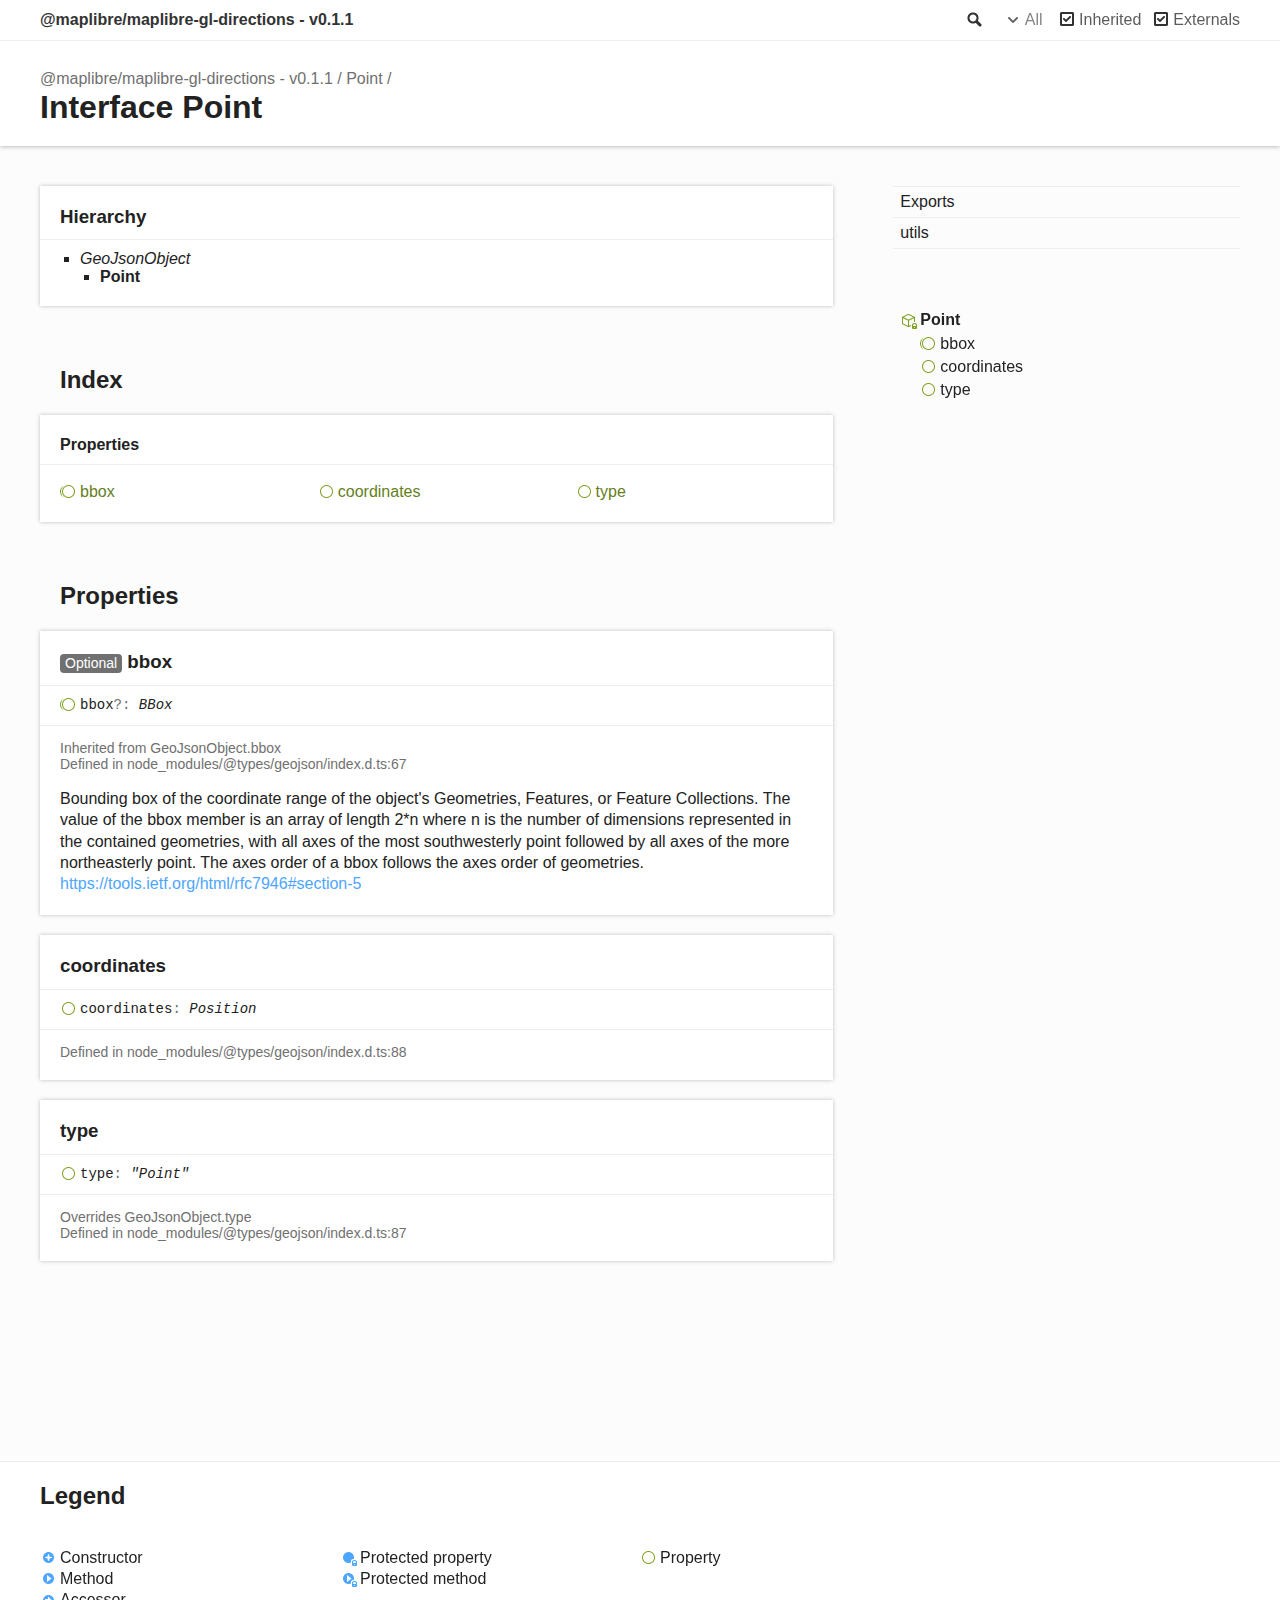
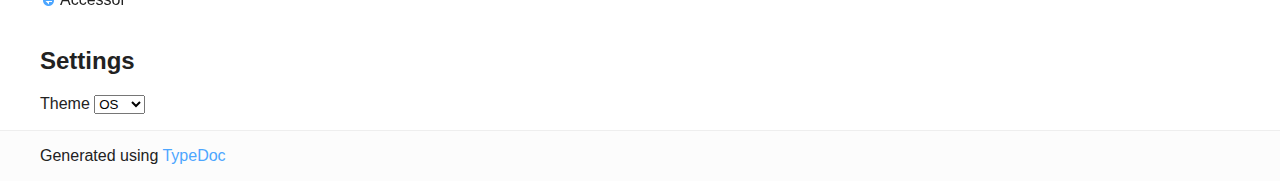
<file: api/interfaces/Point.html>
<!DOCTYPE html><html class="default"><head><meta charSet="utf-8"/><meta http-equiv="x-ua-compatible" content="IE=edge"/><title>Point | @maplibre/maplibre-gl-directions - v0.1.1</title><meta name="description" content="Documentation for @maplibre/maplibre-gl-directions - v0.1.1"/><meta name="viewport" content="width=device-width, initial-scale=1"/><link rel="stylesheet" href="../assets/style.css"/><link rel="stylesheet" href="../assets/highlight.css"/><script async src="../assets/search.js" id="search-script"></script></head><body><script>document.body.classList.add(localStorage.getItem("tsd-theme") || "os")</script><header><div class="tsd-page-toolbar"><div class="container"><div class="table-wrap"><div class="table-cell" id="tsd-search" data-base=".."><div class="field"><label for="tsd-search-field" class="tsd-widget search no-caption">Search</label><input type="text" id="tsd-search-field"/></div><ul class="results"><li class="state loading">Preparing search index...</li><li class="state failure">The search index is not available</li></ul><a href="../index.html" class="title">@maplibre/maplibre-gl-directions - v0.1.1</a></div><div class="table-cell" id="tsd-widgets"><div id="tsd-filter"><a href="#" class="tsd-widget options no-caption" data-toggle="options">Options</a><div class="tsd-filter-group"><div class="tsd-select" id="tsd-filter-visibility"><span class="tsd-select-label">All</span><ul class="tsd-select-list"><li data-value="public">Public</li><li data-value="protected">Public/Protected</li><li data-value="private" class="selected">All</li></ul></div> <input type="checkbox" id="tsd-filter-inherited" checked/><label class="tsd-widget" for="tsd-filter-inherited">Inherited</label><input type="checkbox" id="tsd-filter-externals" checked/><label class="tsd-widget" for="tsd-filter-externals">Externals</label></div></div><a href="#" class="tsd-widget menu no-caption" data-toggle="menu">Menu</a></div></div></div></div><div class="tsd-page-title"><div class="container"><ul class="tsd-breadcrumb"><li><a href="../modules.html">@maplibre/maplibre-gl-directions - v0.1.1</a></li><li><a href="Point.html">Point</a></li></ul><h1>Interface Point</h1></div></div></header><div class="container container-main"><div class="row"><div class="col-8 col-content"><section class="tsd-panel tsd-hierarchy"><h3>Hierarchy</h3><ul class="tsd-hierarchy"><li><span class="tsd-signature-type">GeoJsonObject</span><ul class="tsd-hierarchy"><li><span class="target">Point</span></li></ul></li></ul></section><section class="tsd-panel-group tsd-index-group"><h2>Index</h2><section class="tsd-panel tsd-index-panel"><div class="tsd-index-content"><section class="tsd-index-section tsd-is-external"><h3>Properties</h3><ul class="tsd-index-list"><li class="tsd-kind-property tsd-parent-kind-interface tsd-is-inherited tsd-is-external"><a href="Point.html#bbox" class="tsd-kind-icon">bbox</a></li><li class="tsd-kind-property tsd-parent-kind-interface tsd-is-external"><a href="Point.html#coordinates" class="tsd-kind-icon">coordinates</a></li><li class="tsd-kind-property tsd-parent-kind-interface tsd-is-overwrite tsd-is-external"><a href="Point.html#type" class="tsd-kind-icon">type</a></li></ul></section></div></section></section><section class="tsd-panel-group tsd-member-group tsd-is-external"><h2>Properties</h2><section class="tsd-panel tsd-member tsd-kind-property tsd-parent-kind-interface tsd-is-inherited tsd-is-external"><a id="bbox" class="tsd-anchor"></a><h3 class="tsd-anchor-link"><span class="tsd-flag ts-flagOptional">Optional</span> bbox<a href="#bbox" aria-label="Permalink" class="tsd-anchor-icon"><svg xmlns="http://www.w3.org/2000/svg" class="icon icon-tabler icon-tabler-link" viewBox="0 0 24 24" stroke-width="2" stroke="currentColor" fill="none" stroke-linecap="round" stroke-linejoin="round"><path stroke="none" d="M0 0h24v24H0z" fill="none"></path><path d="M10 14a3.5 3.5 0 0 0 5 0l4 -4a3.5 3.5 0 0 0 -5 -5l-.5 .5"></path><path d="M14 10a3.5 3.5 0 0 0 -5 0l-4 4a3.5 3.5 0 0 0 5 5l.5 -.5"></path></svg></a></h3><div class="tsd-signature tsd-kind-icon">bbox<span class="tsd-signature-symbol">?:</span> <span class="tsd-signature-type">BBox</span></div><aside class="tsd-sources"><p>Inherited from GeoJsonObject.bbox</p><ul><li>Defined in node_modules/@types/geojson/index.d.ts:67</li></ul></aside><div class="tsd-comment tsd-typography"><div class="lead">
<p>Bounding box of the coordinate range of the object&#39;s Geometries, Features, or Feature Collections.
The value of the bbox member is an array of length 2*n where n is the number of dimensions
represented in the contained geometries, with all axes of the most southwesterly point
followed by all axes of the more northeasterly point.
The axes order of a bbox follows the axes order of geometries.
<a href="https://tools.ietf.org/html/rfc7946#section-5">https://tools.ietf.org/html/rfc7946#section-5</a></p>
</div></div></section><section class="tsd-panel tsd-member tsd-kind-property tsd-parent-kind-interface tsd-is-external"><a id="coordinates" class="tsd-anchor"></a><h3 class="tsd-anchor-link">coordinates<a href="#coordinates" aria-label="Permalink" class="tsd-anchor-icon"><svg xmlns="http://www.w3.org/2000/svg" class="icon icon-tabler icon-tabler-link" viewBox="0 0 24 24" stroke-width="2" stroke="currentColor" fill="none" stroke-linecap="round" stroke-linejoin="round"><path stroke="none" d="M0 0h24v24H0z" fill="none"></path><path d="M10 14a3.5 3.5 0 0 0 5 0l4 -4a3.5 3.5 0 0 0 -5 -5l-.5 .5"></path><path d="M14 10a3.5 3.5 0 0 0 -5 0l-4 4a3.5 3.5 0 0 0 5 5l.5 -.5"></path></svg></a></h3><div class="tsd-signature tsd-kind-icon">coordinates<span class="tsd-signature-symbol">:</span> <span class="tsd-signature-type">Position</span></div><aside class="tsd-sources"><ul><li>Defined in node_modules/@types/geojson/index.d.ts:88</li></ul></aside></section><section class="tsd-panel tsd-member tsd-kind-property tsd-parent-kind-interface tsd-is-overwrite tsd-is-external"><a id="type" class="tsd-anchor"></a><h3 class="tsd-anchor-link">type<a href="#type" aria-label="Permalink" class="tsd-anchor-icon"><svg xmlns="http://www.w3.org/2000/svg" class="icon icon-tabler icon-tabler-link" viewBox="0 0 24 24" stroke-width="2" stroke="currentColor" fill="none" stroke-linecap="round" stroke-linejoin="round"><path stroke="none" d="M0 0h24v24H0z" fill="none"></path><path d="M10 14a3.5 3.5 0 0 0 5 0l4 -4a3.5 3.5 0 0 0 -5 -5l-.5 .5"></path><path d="M14 10a3.5 3.5 0 0 0 -5 0l-4 4a3.5 3.5 0 0 0 5 5l.5 -.5"></path></svg></a></h3><div class="tsd-signature tsd-kind-icon">type<span class="tsd-signature-symbol">:</span> <span class="tsd-signature-type">&quot;Point&quot;</span></div><aside class="tsd-sources"><p>Overrides GeoJsonObject.type</p><ul><li>Defined in node_modules/@types/geojson/index.d.ts:87</li></ul></aside></section></section></div><div class="col-4 col-menu menu-sticky-wrap menu-highlight"><nav class="tsd-navigation primary"><ul><li class=""><a href="../modules.html">Exports</a></li><li class=" tsd-kind-namespace tsd-is-protected"><a href="../modules/utils.html">utils</a></li></ul></nav><nav class="tsd-navigation secondary menu-sticky"><ul><li class="current tsd-kind-interface tsd-is-protected tsd-is-external"><a href="Point.html" class="tsd-kind-icon">Point</a><ul><li class="tsd-kind-property tsd-parent-kind-interface tsd-is-inherited tsd-is-external"><a href="Point.html#bbox" class="tsd-kind-icon">bbox</a></li><li class="tsd-kind-property tsd-parent-kind-interface tsd-is-external"><a href="Point.html#coordinates" class="tsd-kind-icon">coordinates</a></li><li class="tsd-kind-property tsd-parent-kind-interface tsd-is-overwrite tsd-is-external"><a href="Point.html#type" class="tsd-kind-icon">type</a></li></ul></li></ul></nav></div></div></div><footer class="with-border-bottom"><div class="container"><h2>Legend</h2><div class="tsd-legend-group"><ul class="tsd-legend"><li class="tsd-kind-constructor tsd-parent-kind-class"><span class="tsd-kind-icon">Constructor</span></li><li class="tsd-kind-method tsd-parent-kind-class"><span class="tsd-kind-icon">Method</span></li><li class="tsd-kind-accessor tsd-parent-kind-class"><span class="tsd-kind-icon">Accessor</span></li></ul><ul class="tsd-legend"><li class="tsd-kind-property tsd-parent-kind-class tsd-is-protected"><span class="tsd-kind-icon">Protected property</span></li><li class="tsd-kind-method tsd-parent-kind-class tsd-is-protected"><span class="tsd-kind-icon">Protected method</span></li></ul><ul class="tsd-legend"><li class="tsd-kind-property tsd-parent-kind-interface"><span class="tsd-kind-icon">Property</span></li></ul></div><h2>Settings</h2><p>Theme <select id="theme"><option value="os">OS</option><option value="light">Light</option><option value="dark">Dark</option></select></p></div></footer><div class="container tsd-generator"><p>Generated using <a href="https://typedoc.org/" target="_blank">TypeDoc</a></p></div><div class="overlay"></div><script src="../assets/main.js"></script></body></html>
</file>
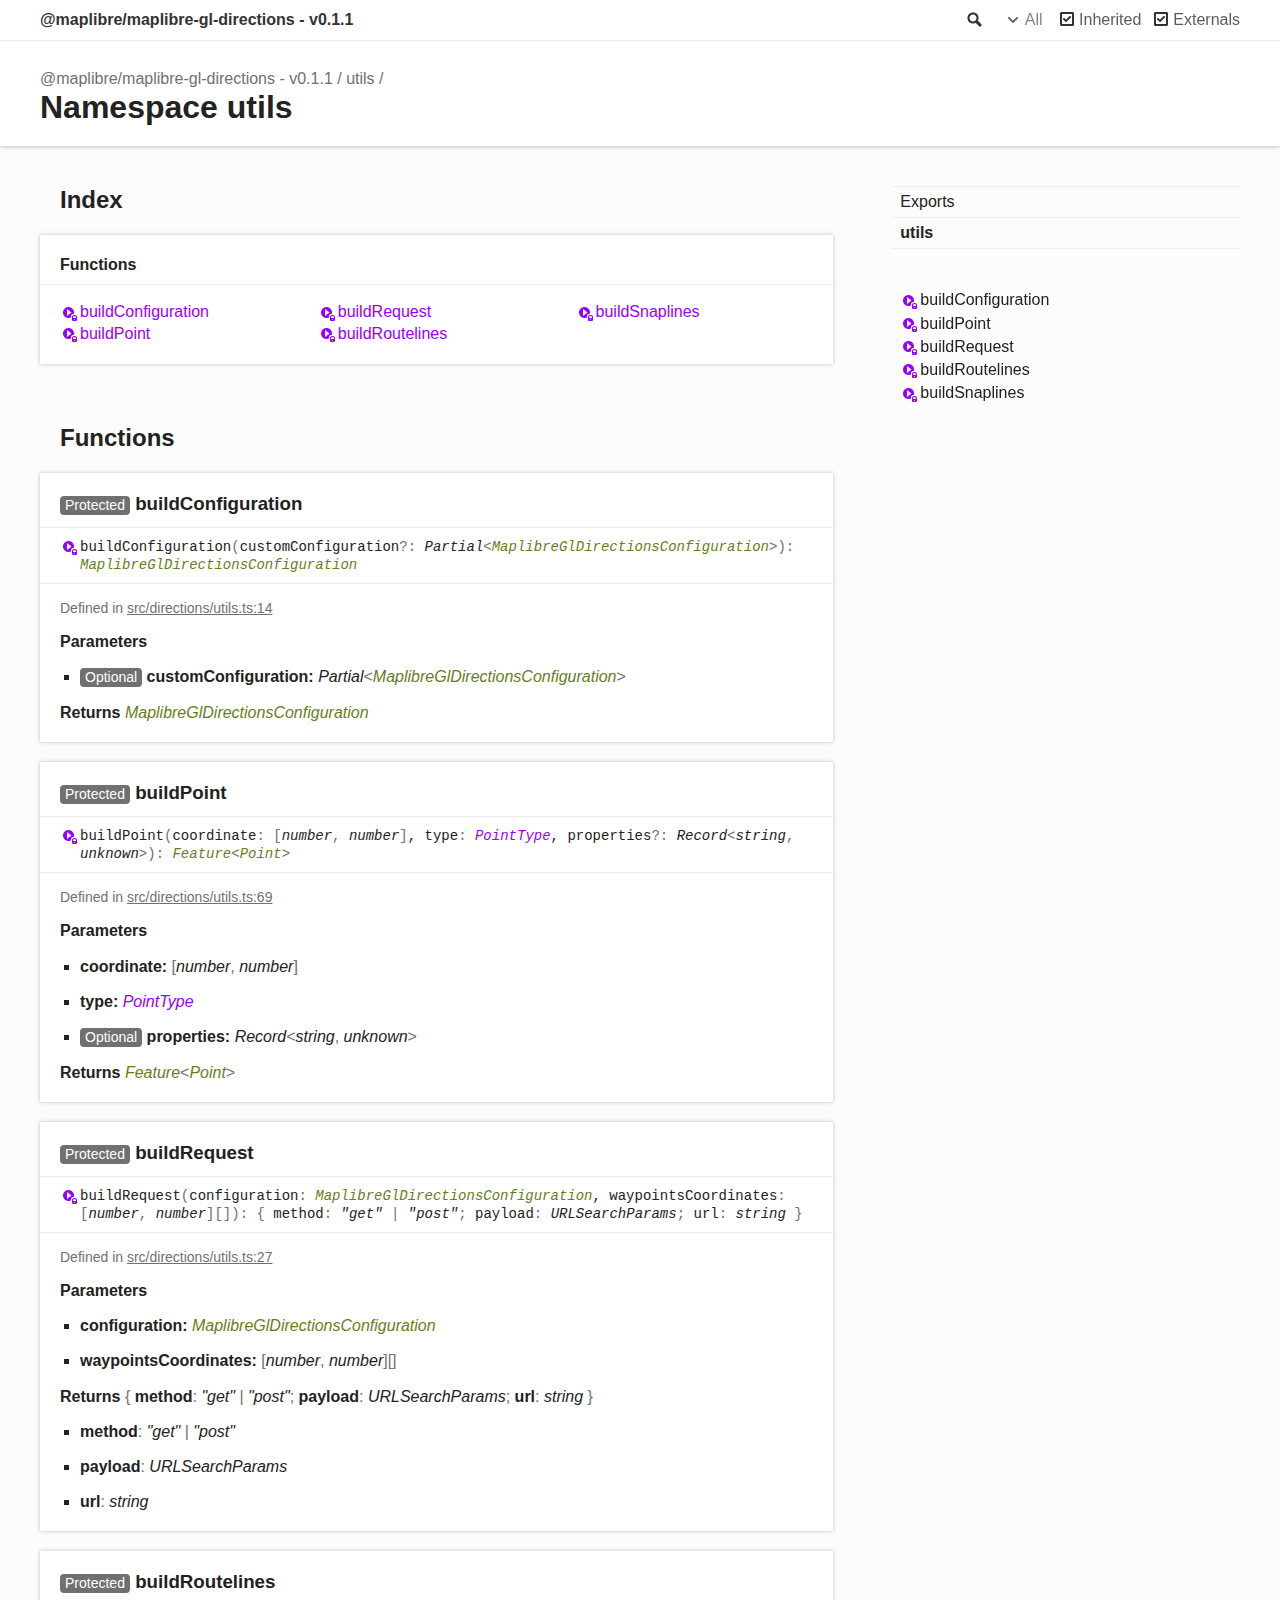
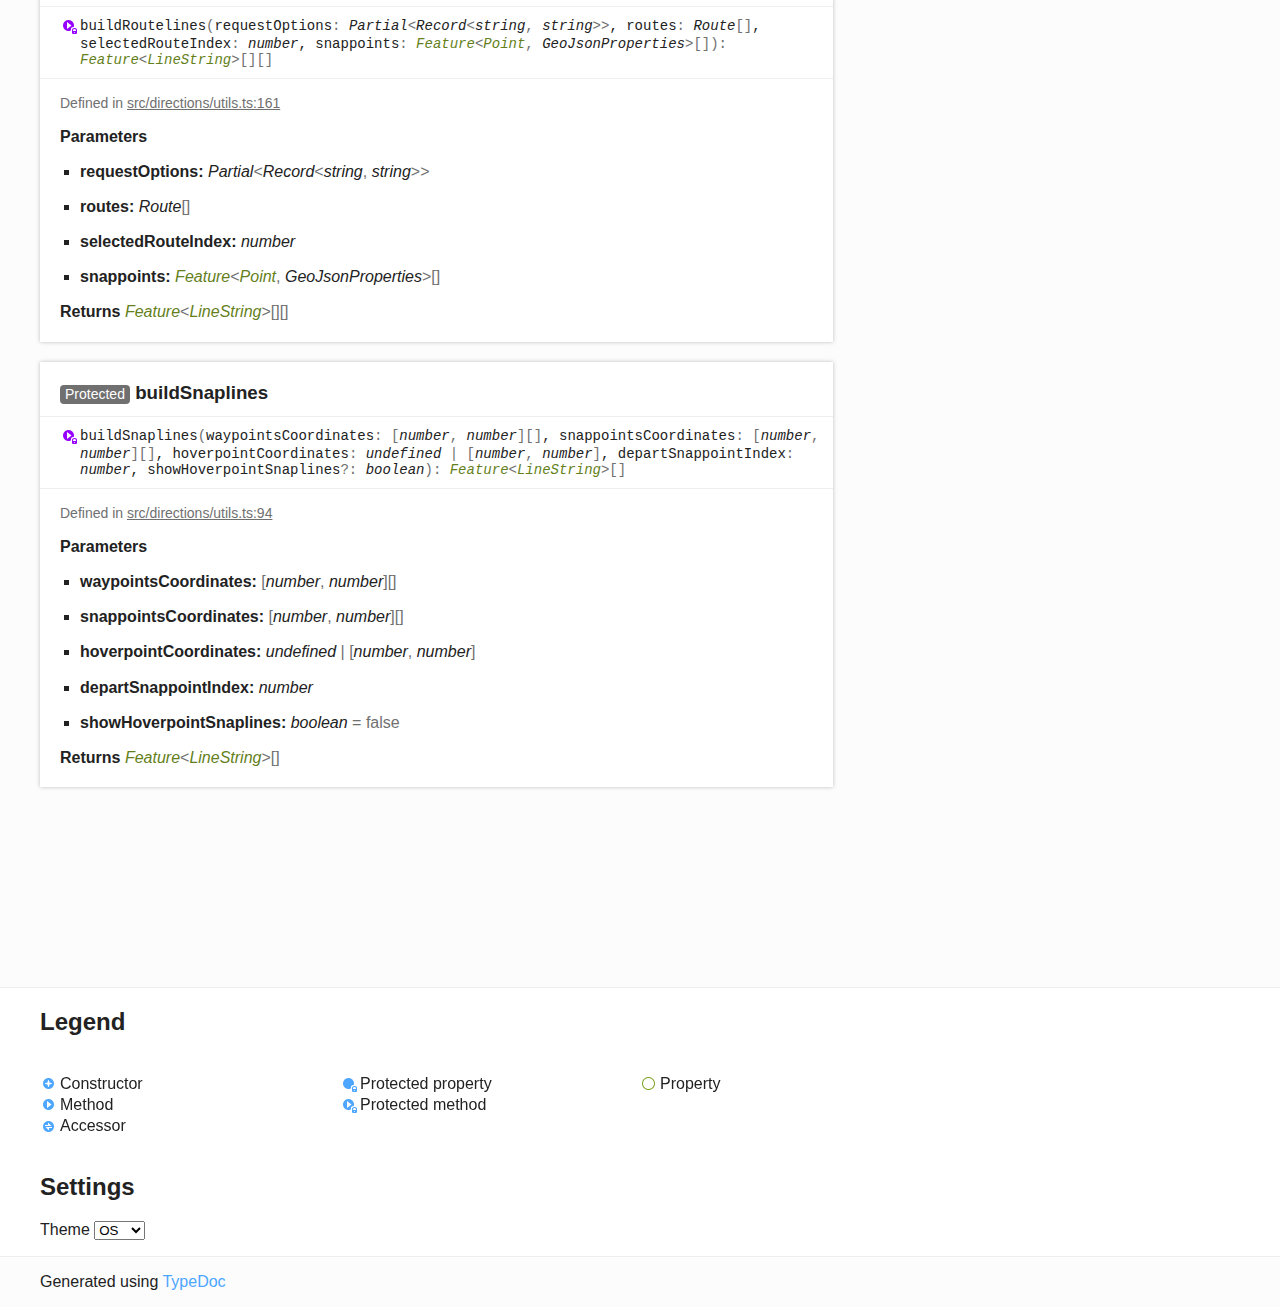
<file: api/modules/utils.html>
<!DOCTYPE html><html class="default"><head><meta charSet="utf-8"/><meta http-equiv="x-ua-compatible" content="IE=edge"/><title>utils | @maplibre/maplibre-gl-directions - v0.1.1</title><meta name="description" content="Documentation for @maplibre/maplibre-gl-directions - v0.1.1"/><meta name="viewport" content="width=device-width, initial-scale=1"/><link rel="stylesheet" href="../assets/style.css"/><link rel="stylesheet" href="../assets/highlight.css"/><script async src="../assets/search.js" id="search-script"></script></head><body><script>document.body.classList.add(localStorage.getItem("tsd-theme") || "os")</script><header><div class="tsd-page-toolbar"><div class="container"><div class="table-wrap"><div class="table-cell" id="tsd-search" data-base=".."><div class="field"><label for="tsd-search-field" class="tsd-widget search no-caption">Search</label><input type="text" id="tsd-search-field"/></div><ul class="results"><li class="state loading">Preparing search index...</li><li class="state failure">The search index is not available</li></ul><a href="../index.html" class="title">@maplibre/maplibre-gl-directions - v0.1.1</a></div><div class="table-cell" id="tsd-widgets"><div id="tsd-filter"><a href="#" class="tsd-widget options no-caption" data-toggle="options">Options</a><div class="tsd-filter-group"><div class="tsd-select" id="tsd-filter-visibility"><span class="tsd-select-label">All</span><ul class="tsd-select-list"><li data-value="public">Public</li><li data-value="protected">Public/Protected</li><li data-value="private" class="selected">All</li></ul></div> <input type="checkbox" id="tsd-filter-inherited" checked/><label class="tsd-widget" for="tsd-filter-inherited">Inherited</label><input type="checkbox" id="tsd-filter-externals" checked/><label class="tsd-widget" for="tsd-filter-externals">Externals</label></div></div><a href="#" class="tsd-widget menu no-caption" data-toggle="menu">Menu</a></div></div></div></div><div class="tsd-page-title"><div class="container"><ul class="tsd-breadcrumb"><li><a href="../modules.html">@maplibre/maplibre-gl-directions - v0.1.1</a></li><li><a href="utils.html">utils</a></li></ul><h1>Namespace utils</h1></div></div></header><div class="container container-main"><div class="row"><div class="col-8 col-content"><section class="tsd-panel-group tsd-index-group"><h2>Index</h2><section class="tsd-panel tsd-index-panel"><div class="tsd-index-content"><section class="tsd-index-section tsd-is-private-protected"><h3>Functions</h3><ul class="tsd-index-list"><li class="tsd-kind-function tsd-parent-kind-namespace tsd-is-protected"><a href="utils.html#buildConfiguration" class="tsd-kind-icon">build<wbr/>Configuration</a></li><li class="tsd-kind-function tsd-parent-kind-namespace tsd-is-protected"><a href="utils.html#buildPoint" class="tsd-kind-icon">build<wbr/>Point</a></li><li class="tsd-kind-function tsd-parent-kind-namespace tsd-is-protected"><a href="utils.html#buildRequest" class="tsd-kind-icon">build<wbr/>Request</a></li><li class="tsd-kind-function tsd-parent-kind-namespace tsd-is-protected"><a href="utils.html#buildRoutelines" class="tsd-kind-icon">build<wbr/>Routelines</a></li><li class="tsd-kind-function tsd-parent-kind-namespace tsd-is-protected"><a href="utils.html#buildSnaplines" class="tsd-kind-icon">build<wbr/>Snaplines</a></li></ul></section></div></section></section><section class="tsd-panel-group tsd-member-group tsd-is-private-protected"><h2>Functions</h2><section class="tsd-panel tsd-member tsd-kind-function tsd-parent-kind-namespace tsd-is-protected"><a id="buildConfiguration" class="tsd-anchor"></a><h3 class="tsd-anchor-link"><span class="tsd-flag ts-flagProtected">Protected</span> build<wbr/>Configuration<a href="#buildConfiguration" aria-label="Permalink" class="tsd-anchor-icon"><svg xmlns="http://www.w3.org/2000/svg" class="icon icon-tabler icon-tabler-link" viewBox="0 0 24 24" stroke-width="2" stroke="currentColor" fill="none" stroke-linecap="round" stroke-linejoin="round"><path stroke="none" d="M0 0h24v24H0z" fill="none"></path><path d="M10 14a3.5 3.5 0 0 0 5 0l4 -4a3.5 3.5 0 0 0 -5 -5l-.5 .5"></path><path d="M14 10a3.5 3.5 0 0 0 -5 0l-4 4a3.5 3.5 0 0 0 5 5l.5 -.5"></path></svg></a></h3><ul class="tsd-signatures tsd-kind-function tsd-parent-kind-namespace tsd-is-protected"><li class="tsd-signature tsd-kind-icon">build<wbr/>Configuration<span class="tsd-signature-symbol">(</span>customConfiguration<span class="tsd-signature-symbol">?: </span><span class="tsd-signature-type">Partial</span><span class="tsd-signature-symbol">&lt;</span><a href="../interfaces/MaplibreGlDirectionsConfiguration.html" class="tsd-signature-type" data-tsd-kind="Interface">MaplibreGlDirectionsConfiguration</a><span class="tsd-signature-symbol">&gt;</span><span class="tsd-signature-symbol">)</span><span class="tsd-signature-symbol">: </span><a href="../interfaces/MaplibreGlDirectionsConfiguration.html" class="tsd-signature-type" data-tsd-kind="Interface">MaplibreGlDirectionsConfiguration</a></li></ul><ul class="tsd-descriptions"><li class="tsd-description"><aside class="tsd-sources"><ul><li>Defined in <a href="https://github.com/maplibre/maplibre-gl-directions/blob/9489253/src/directions/utils.ts#L14">src/directions/utils.ts:14</a></li></ul></aside><h4 class="tsd-parameters-title">Parameters</h4><ul class="tsd-parameters"><li><h5><span class="tsd-flag ts-flagOptional">Optional</span> customConfiguration: <span class="tsd-signature-type">Partial</span><span class="tsd-signature-symbol">&lt;</span><a href="../interfaces/MaplibreGlDirectionsConfiguration.html" class="tsd-signature-type" data-tsd-kind="Interface">MaplibreGlDirectionsConfiguration</a><span class="tsd-signature-symbol">&gt;</span></h5></li></ul><h4 class="tsd-returns-title">Returns <a href="../interfaces/MaplibreGlDirectionsConfiguration.html" class="tsd-signature-type" data-tsd-kind="Interface">MaplibreGlDirectionsConfiguration</a></h4></li></ul></section><section class="tsd-panel tsd-member tsd-kind-function tsd-parent-kind-namespace tsd-is-protected"><a id="buildPoint" class="tsd-anchor"></a><h3 class="tsd-anchor-link"><span class="tsd-flag ts-flagProtected">Protected</span> build<wbr/>Point<a href="#buildPoint" aria-label="Permalink" class="tsd-anchor-icon"><svg xmlns="http://www.w3.org/2000/svg" class="icon icon-tabler icon-tabler-link" viewBox="0 0 24 24" stroke-width="2" stroke="currentColor" fill="none" stroke-linecap="round" stroke-linejoin="round"><path stroke="none" d="M0 0h24v24H0z" fill="none"></path><path d="M10 14a3.5 3.5 0 0 0 5 0l4 -4a3.5 3.5 0 0 0 -5 -5l-.5 .5"></path><path d="M14 10a3.5 3.5 0 0 0 -5 0l-4 4a3.5 3.5 0 0 0 5 5l.5 -.5"></path></svg></a></h3><ul class="tsd-signatures tsd-kind-function tsd-parent-kind-namespace tsd-is-protected"><li class="tsd-signature tsd-kind-icon">build<wbr/>Point<span class="tsd-signature-symbol">(</span>coordinate<span class="tsd-signature-symbol">: </span><span class="tsd-signature-symbol">[</span><span class="tsd-signature-type">number</span><span class="tsd-signature-symbol">, </span><span class="tsd-signature-type">number</span><span class="tsd-signature-symbol">]</span>, type<span class="tsd-signature-symbol">: </span><a href="../modules.html#PointType" class="tsd-signature-type" data-tsd-kind="Type alias">PointType</a>, properties<span class="tsd-signature-symbol">?: </span><span class="tsd-signature-type">Record</span><span class="tsd-signature-symbol">&lt;</span><span class="tsd-signature-type">string</span><span class="tsd-signature-symbol">, </span><span class="tsd-signature-type">unknown</span><span class="tsd-signature-symbol">&gt;</span><span class="tsd-signature-symbol">)</span><span class="tsd-signature-symbol">: </span><a href="../interfaces/Feature.html" class="tsd-signature-type" data-tsd-kind="Interface">Feature</a><span class="tsd-signature-symbol">&lt;</span><a href="../interfaces/Point.html" class="tsd-signature-type" data-tsd-kind="Interface">Point</a><span class="tsd-signature-symbol">&gt;</span></li></ul><ul class="tsd-descriptions"><li class="tsd-description"><aside class="tsd-sources"><ul><li>Defined in <a href="https://github.com/maplibre/maplibre-gl-directions/blob/9489253/src/directions/utils.ts#L69">src/directions/utils.ts:69</a></li></ul></aside><h4 class="tsd-parameters-title">Parameters</h4><ul class="tsd-parameters"><li><h5>coordinate: <span class="tsd-signature-symbol">[</span><span class="tsd-signature-type">number</span><span class="tsd-signature-symbol">, </span><span class="tsd-signature-type">number</span><span class="tsd-signature-symbol">]</span></h5></li><li><h5>type: <a href="../modules.html#PointType" class="tsd-signature-type" data-tsd-kind="Type alias">PointType</a></h5></li><li><h5><span class="tsd-flag ts-flagOptional">Optional</span> properties: <span class="tsd-signature-type">Record</span><span class="tsd-signature-symbol">&lt;</span><span class="tsd-signature-type">string</span><span class="tsd-signature-symbol">, </span><span class="tsd-signature-type">unknown</span><span class="tsd-signature-symbol">&gt;</span></h5></li></ul><h4 class="tsd-returns-title">Returns <a href="../interfaces/Feature.html" class="tsd-signature-type" data-tsd-kind="Interface">Feature</a><span class="tsd-signature-symbol">&lt;</span><a href="../interfaces/Point.html" class="tsd-signature-type" data-tsd-kind="Interface">Point</a><span class="tsd-signature-symbol">&gt;</span></h4></li></ul></section><section class="tsd-panel tsd-member tsd-kind-function tsd-parent-kind-namespace tsd-is-protected"><a id="buildRequest" class="tsd-anchor"></a><h3 class="tsd-anchor-link"><span class="tsd-flag ts-flagProtected">Protected</span> build<wbr/>Request<a href="#buildRequest" aria-label="Permalink" class="tsd-anchor-icon"><svg xmlns="http://www.w3.org/2000/svg" class="icon icon-tabler icon-tabler-link" viewBox="0 0 24 24" stroke-width="2" stroke="currentColor" fill="none" stroke-linecap="round" stroke-linejoin="round"><path stroke="none" d="M0 0h24v24H0z" fill="none"></path><path d="M10 14a3.5 3.5 0 0 0 5 0l4 -4a3.5 3.5 0 0 0 -5 -5l-.5 .5"></path><path d="M14 10a3.5 3.5 0 0 0 -5 0l-4 4a3.5 3.5 0 0 0 5 5l.5 -.5"></path></svg></a></h3><ul class="tsd-signatures tsd-kind-function tsd-parent-kind-namespace tsd-is-protected"><li class="tsd-signature tsd-kind-icon">build<wbr/>Request<span class="tsd-signature-symbol">(</span>configuration<span class="tsd-signature-symbol">: </span><a href="../interfaces/MaplibreGlDirectionsConfiguration.html" class="tsd-signature-type" data-tsd-kind="Interface">MaplibreGlDirectionsConfiguration</a>, waypointsCoordinates<span class="tsd-signature-symbol">: </span><span class="tsd-signature-symbol">[</span><span class="tsd-signature-type">number</span><span class="tsd-signature-symbol">, </span><span class="tsd-signature-type">number</span><span class="tsd-signature-symbol">]</span><span class="tsd-signature-symbol">[]</span><span class="tsd-signature-symbol">)</span><span class="tsd-signature-symbol">: </span><span class="tsd-signature-symbol">{ </span>method<span class="tsd-signature-symbol">: </span><span class="tsd-signature-type">&quot;get&quot;</span><span class="tsd-signature-symbol"> | </span><span class="tsd-signature-type">&quot;post&quot;</span><span class="tsd-signature-symbol">; </span>payload<span class="tsd-signature-symbol">: </span><span class="tsd-signature-type">URLSearchParams</span><span class="tsd-signature-symbol">; </span>url<span class="tsd-signature-symbol">: </span><span class="tsd-signature-type">string</span><span class="tsd-signature-symbol"> }</span></li></ul><ul class="tsd-descriptions"><li class="tsd-description"><aside class="tsd-sources"><ul><li>Defined in <a href="https://github.com/maplibre/maplibre-gl-directions/blob/9489253/src/directions/utils.ts#L27">src/directions/utils.ts:27</a></li></ul></aside><h4 class="tsd-parameters-title">Parameters</h4><ul class="tsd-parameters"><li><h5>configuration: <a href="../interfaces/MaplibreGlDirectionsConfiguration.html" class="tsd-signature-type" data-tsd-kind="Interface">MaplibreGlDirectionsConfiguration</a></h5></li><li><h5>waypointsCoordinates: <span class="tsd-signature-symbol">[</span><span class="tsd-signature-type">number</span><span class="tsd-signature-symbol">, </span><span class="tsd-signature-type">number</span><span class="tsd-signature-symbol">]</span><span class="tsd-signature-symbol">[]</span></h5></li></ul><h4 class="tsd-returns-title">Returns <span class="tsd-signature-symbol">{ </span>method<span class="tsd-signature-symbol">: </span><span class="tsd-signature-type">&quot;get&quot;</span><span class="tsd-signature-symbol"> | </span><span class="tsd-signature-type">&quot;post&quot;</span><span class="tsd-signature-symbol">; </span>payload<span class="tsd-signature-symbol">: </span><span class="tsd-signature-type">URLSearchParams</span><span class="tsd-signature-symbol">; </span>url<span class="tsd-signature-symbol">: </span><span class="tsd-signature-type">string</span><span class="tsd-signature-symbol"> }</span></h4><ul class="tsd-parameters"><li class="tsd-parameter"><h5>method<span class="tsd-signature-symbol">: </span><span class="tsd-signature-type">&quot;get&quot;</span><span class="tsd-signature-symbol"> | </span><span class="tsd-signature-type">&quot;post&quot;</span></h5></li><li class="tsd-parameter"><h5>payload<span class="tsd-signature-symbol">: </span><span class="tsd-signature-type">URLSearchParams</span></h5></li><li class="tsd-parameter"><h5>url<span class="tsd-signature-symbol">: </span><span class="tsd-signature-type">string</span></h5></li></ul></li></ul></section><section class="tsd-panel tsd-member tsd-kind-function tsd-parent-kind-namespace tsd-is-protected"><a id="buildRoutelines" class="tsd-anchor"></a><h3 class="tsd-anchor-link"><span class="tsd-flag ts-flagProtected">Protected</span> build<wbr/>Routelines<a href="#buildRoutelines" aria-label="Permalink" class="tsd-anchor-icon"><svg xmlns="http://www.w3.org/2000/svg" class="icon icon-tabler icon-tabler-link" viewBox="0 0 24 24" stroke-width="2" stroke="currentColor" fill="none" stroke-linecap="round" stroke-linejoin="round"><path stroke="none" d="M0 0h24v24H0z" fill="none"></path><path d="M10 14a3.5 3.5 0 0 0 5 0l4 -4a3.5 3.5 0 0 0 -5 -5l-.5 .5"></path><path d="M14 10a3.5 3.5 0 0 0 -5 0l-4 4a3.5 3.5 0 0 0 5 5l.5 -.5"></path></svg></a></h3><ul class="tsd-signatures tsd-kind-function tsd-parent-kind-namespace tsd-is-protected"><li class="tsd-signature tsd-kind-icon">build<wbr/>Routelines<span class="tsd-signature-symbol">(</span>requestOptions<span class="tsd-signature-symbol">: </span><span class="tsd-signature-type">Partial</span><span class="tsd-signature-symbol">&lt;</span><span class="tsd-signature-type">Record</span><span class="tsd-signature-symbol">&lt;</span><span class="tsd-signature-type">string</span><span class="tsd-signature-symbol">, </span><span class="tsd-signature-type">string</span><span class="tsd-signature-symbol">&gt;</span><span class="tsd-signature-symbol">&gt;</span>, routes<span class="tsd-signature-symbol">: </span><span class="tsd-signature-type">Route</span><span class="tsd-signature-symbol">[]</span>, selectedRouteIndex<span class="tsd-signature-symbol">: </span><span class="tsd-signature-type">number</span>, snappoints<span class="tsd-signature-symbol">: </span><a href="../interfaces/Feature.html" class="tsd-signature-type" data-tsd-kind="Interface">Feature</a><span class="tsd-signature-symbol">&lt;</span><a href="../interfaces/Point.html" class="tsd-signature-type" data-tsd-kind="Interface">Point</a><span class="tsd-signature-symbol">, </span><span class="tsd-signature-type">GeoJsonProperties</span><span class="tsd-signature-symbol">&gt;</span><span class="tsd-signature-symbol">[]</span><span class="tsd-signature-symbol">)</span><span class="tsd-signature-symbol">: </span><a href="../interfaces/Feature.html" class="tsd-signature-type" data-tsd-kind="Interface">Feature</a><span class="tsd-signature-symbol">&lt;</span><a href="../interfaces/LineString.html" class="tsd-signature-type" data-tsd-kind="Interface">LineString</a><span class="tsd-signature-symbol">&gt;</span><span class="tsd-signature-symbol">[]</span><span class="tsd-signature-symbol">[]</span></li></ul><ul class="tsd-descriptions"><li class="tsd-description"><aside class="tsd-sources"><ul><li>Defined in <a href="https://github.com/maplibre/maplibre-gl-directions/blob/9489253/src/directions/utils.ts#L161">src/directions/utils.ts:161</a></li></ul></aside><h4 class="tsd-parameters-title">Parameters</h4><ul class="tsd-parameters"><li><h5>requestOptions: <span class="tsd-signature-type">Partial</span><span class="tsd-signature-symbol">&lt;</span><span class="tsd-signature-type">Record</span><span class="tsd-signature-symbol">&lt;</span><span class="tsd-signature-type">string</span><span class="tsd-signature-symbol">, </span><span class="tsd-signature-type">string</span><span class="tsd-signature-symbol">&gt;</span><span class="tsd-signature-symbol">&gt;</span></h5></li><li><h5>routes: <span class="tsd-signature-type">Route</span><span class="tsd-signature-symbol">[]</span></h5></li><li><h5>selectedRouteIndex: <span class="tsd-signature-type">number</span></h5></li><li><h5>snappoints: <a href="../interfaces/Feature.html" class="tsd-signature-type" data-tsd-kind="Interface">Feature</a><span class="tsd-signature-symbol">&lt;</span><a href="../interfaces/Point.html" class="tsd-signature-type" data-tsd-kind="Interface">Point</a><span class="tsd-signature-symbol">, </span><span class="tsd-signature-type">GeoJsonProperties</span><span class="tsd-signature-symbol">&gt;</span><span class="tsd-signature-symbol">[]</span></h5></li></ul><h4 class="tsd-returns-title">Returns <a href="../interfaces/Feature.html" class="tsd-signature-type" data-tsd-kind="Interface">Feature</a><span class="tsd-signature-symbol">&lt;</span><a href="../interfaces/LineString.html" class="tsd-signature-type" data-tsd-kind="Interface">LineString</a><span class="tsd-signature-symbol">&gt;</span><span class="tsd-signature-symbol">[]</span><span class="tsd-signature-symbol">[]</span></h4></li></ul></section><section class="tsd-panel tsd-member tsd-kind-function tsd-parent-kind-namespace tsd-is-protected"><a id="buildSnaplines" class="tsd-anchor"></a><h3 class="tsd-anchor-link"><span class="tsd-flag ts-flagProtected">Protected</span> build<wbr/>Snaplines<a href="#buildSnaplines" aria-label="Permalink" class="tsd-anchor-icon"><svg xmlns="http://www.w3.org/2000/svg" class="icon icon-tabler icon-tabler-link" viewBox="0 0 24 24" stroke-width="2" stroke="currentColor" fill="none" stroke-linecap="round" stroke-linejoin="round"><path stroke="none" d="M0 0h24v24H0z" fill="none"></path><path d="M10 14a3.5 3.5 0 0 0 5 0l4 -4a3.5 3.5 0 0 0 -5 -5l-.5 .5"></path><path d="M14 10a3.5 3.5 0 0 0 -5 0l-4 4a3.5 3.5 0 0 0 5 5l.5 -.5"></path></svg></a></h3><ul class="tsd-signatures tsd-kind-function tsd-parent-kind-namespace tsd-is-protected"><li class="tsd-signature tsd-kind-icon">build<wbr/>Snaplines<span class="tsd-signature-symbol">(</span>waypointsCoordinates<span class="tsd-signature-symbol">: </span><span class="tsd-signature-symbol">[</span><span class="tsd-signature-type">number</span><span class="tsd-signature-symbol">, </span><span class="tsd-signature-type">number</span><span class="tsd-signature-symbol">]</span><span class="tsd-signature-symbol">[]</span>, snappointsCoordinates<span class="tsd-signature-symbol">: </span><span class="tsd-signature-symbol">[</span><span class="tsd-signature-type">number</span><span class="tsd-signature-symbol">, </span><span class="tsd-signature-type">number</span><span class="tsd-signature-symbol">]</span><span class="tsd-signature-symbol">[]</span>, hoverpointCoordinates<span class="tsd-signature-symbol">: </span><span class="tsd-signature-type">undefined</span><span class="tsd-signature-symbol"> | </span><span class="tsd-signature-symbol">[</span><span class="tsd-signature-type">number</span><span class="tsd-signature-symbol">, </span><span class="tsd-signature-type">number</span><span class="tsd-signature-symbol">]</span>, departSnappointIndex<span class="tsd-signature-symbol">: </span><span class="tsd-signature-type">number</span>, showHoverpointSnaplines<span class="tsd-signature-symbol">?: </span><span class="tsd-signature-type">boolean</span><span class="tsd-signature-symbol">)</span><span class="tsd-signature-symbol">: </span><a href="../interfaces/Feature.html" class="tsd-signature-type" data-tsd-kind="Interface">Feature</a><span class="tsd-signature-symbol">&lt;</span><a href="../interfaces/LineString.html" class="tsd-signature-type" data-tsd-kind="Interface">LineString</a><span class="tsd-signature-symbol">&gt;</span><span class="tsd-signature-symbol">[]</span></li></ul><ul class="tsd-descriptions"><li class="tsd-description"><aside class="tsd-sources"><ul><li>Defined in <a href="https://github.com/maplibre/maplibre-gl-directions/blob/9489253/src/directions/utils.ts#L94">src/directions/utils.ts:94</a></li></ul></aside><h4 class="tsd-parameters-title">Parameters</h4><ul class="tsd-parameters"><li><h5>waypointsCoordinates: <span class="tsd-signature-symbol">[</span><span class="tsd-signature-type">number</span><span class="tsd-signature-symbol">, </span><span class="tsd-signature-type">number</span><span class="tsd-signature-symbol">]</span><span class="tsd-signature-symbol">[]</span></h5></li><li><h5>snappointsCoordinates: <span class="tsd-signature-symbol">[</span><span class="tsd-signature-type">number</span><span class="tsd-signature-symbol">, </span><span class="tsd-signature-type">number</span><span class="tsd-signature-symbol">]</span><span class="tsd-signature-symbol">[]</span></h5></li><li><h5>hoverpointCoordinates: <span class="tsd-signature-type">undefined</span><span class="tsd-signature-symbol"> | </span><span class="tsd-signature-symbol">[</span><span class="tsd-signature-type">number</span><span class="tsd-signature-symbol">, </span><span class="tsd-signature-type">number</span><span class="tsd-signature-symbol">]</span></h5></li><li><h5>departSnappointIndex: <span class="tsd-signature-type">number</span></h5></li><li><h5>showHoverpointSnaplines: <span class="tsd-signature-type">boolean</span><span class="tsd-signature-symbol"> = false</span></h5></li></ul><h4 class="tsd-returns-title">Returns <a href="../interfaces/Feature.html" class="tsd-signature-type" data-tsd-kind="Interface">Feature</a><span class="tsd-signature-symbol">&lt;</span><a href="../interfaces/LineString.html" class="tsd-signature-type" data-tsd-kind="Interface">LineString</a><span class="tsd-signature-symbol">&gt;</span><span class="tsd-signature-symbol">[]</span></h4></li></ul></section></section></div><div class="col-4 col-menu menu-sticky-wrap menu-highlight"><nav class="tsd-navigation primary"><ul><li class=""><a href="../modules.html">Exports</a></li><li class="current tsd-kind-namespace tsd-is-protected"><a href="utils.html">utils</a></li></ul></nav><nav class="tsd-navigation secondary menu-sticky"><ul><li class="tsd-kind-function tsd-parent-kind-namespace tsd-is-protected"><a href="utils.html#buildConfiguration" class="tsd-kind-icon">build<wbr/>Configuration</a></li><li class="tsd-kind-function tsd-parent-kind-namespace tsd-is-protected"><a href="utils.html#buildPoint" class="tsd-kind-icon">build<wbr/>Point</a></li><li class="tsd-kind-function tsd-parent-kind-namespace tsd-is-protected"><a href="utils.html#buildRequest" class="tsd-kind-icon">build<wbr/>Request</a></li><li class="tsd-kind-function tsd-parent-kind-namespace tsd-is-protected"><a href="utils.html#buildRoutelines" class="tsd-kind-icon">build<wbr/>Routelines</a></li><li class="tsd-kind-function tsd-parent-kind-namespace tsd-is-protected"><a href="utils.html#buildSnaplines" class="tsd-kind-icon">build<wbr/>Snaplines</a></li></ul></nav></div></div></div><footer class="with-border-bottom"><div class="container"><h2>Legend</h2><div class="tsd-legend-group"><ul class="tsd-legend"><li class="tsd-kind-constructor tsd-parent-kind-class"><span class="tsd-kind-icon">Constructor</span></li><li class="tsd-kind-method tsd-parent-kind-class"><span class="tsd-kind-icon">Method</span></li><li class="tsd-kind-accessor tsd-parent-kind-class"><span class="tsd-kind-icon">Accessor</span></li></ul><ul class="tsd-legend"><li class="tsd-kind-property tsd-parent-kind-class tsd-is-protected"><span class="tsd-kind-icon">Protected property</span></li><li class="tsd-kind-method tsd-parent-kind-class tsd-is-protected"><span class="tsd-kind-icon">Protected method</span></li></ul><ul class="tsd-legend"><li class="tsd-kind-property tsd-parent-kind-interface"><span class="tsd-kind-icon">Property</span></li></ul></div><h2>Settings</h2><p>Theme <select id="theme"><option value="os">OS</option><option value="light">Light</option><option value="dark">Dark</option></select></p></div></footer><div class="container tsd-generator"><p>Generated using <a href="https://typedoc.org/" target="_blank">TypeDoc</a></p></div><div class="overlay"></div><script src="../assets/main.js"></script></body></html>
</file>
<file: api/assets/style.css>
@import url("./icons.css");

:root {
    /* Light */
    --light-color-background: #fcfcfc;
    --light-color-secondary-background: #fff;
    --light-color-text: #222;
    --light-color-text-aside: #707070;
    --light-color-link: #4da6ff;
    --light-color-menu-divider: #eee;
    --light-color-menu-divider-focus: #000;
    --light-color-menu-label: #707070;
    --light-color-panel: var(--light-color-secondary-background);
    --light-color-panel-divider: #eee;
    --light-color-comment-tag: #707070;
    --light-color-comment-tag-text: #fff;
    --light-color-ts: #9600ff;
    --light-color-ts-interface: #647f1b;
    --light-color-ts-enum: #937210;
    --light-color-ts-class: #0672de;
    --light-color-ts-private: #707070;
    --light-color-toolbar: #fff;
    --light-color-toolbar-text: #333;
    --light-icon-filter: invert(0);
    --light-external-icon: url("data:image/svg+xml;utf8,<svg xmlns='http://www.w3.org/2000/svg' viewBox='0 0 100 100' width='10' height='10'><path fill-opacity='0' stroke='%23000' stroke-width='10' d='m43,35H5v60h60V57M45,5v10l10,10-30,30 20,20 30-30 10,10h10V5z'/></svg>");

    /* Dark */
    --dark-color-background: #36393f;
    --dark-color-secondary-background: #2f3136;
    --dark-color-text: #ffffff;
    --dark-color-text-aside: #e6e4e4;
    --dark-color-link: #00aff4;
    --dark-color-menu-divider: #eee;
    --dark-color-menu-divider-focus: #000;
    --dark-color-menu-label: #707070;
    --dark-color-panel: var(--dark-color-secondary-background);
    --dark-color-panel-divider: #818181;
    --dark-color-comment-tag: #dcddde;
    --dark-color-comment-tag-text: #2f3136;
    --dark-color-ts: #c97dff;
    --dark-color-ts-interface: #9cbe3c;
    --dark-color-ts-enum: #d6ab29;
    --dark-color-ts-class: #3695f3;
    --dark-color-ts-private: #e2e2e2;
    --dark-color-toolbar: #34373c;
    --dark-color-toolbar-text: #ffffff;
    --dark-icon-filter: invert(1);
    --dark-external-icon: url("data:image/svg+xml;utf8,<svg xmlns='http://www.w3.org/2000/svg' viewBox='0 0 100 100' width='10' height='10'><path fill-opacity='0' stroke='%23fff' stroke-width='10' d='m43,35H5v60h60V57M45,5v10l10,10-30,30 20,20 30-30 10,10h10V5z'/></svg>");
}

@media (prefers-color-scheme: light) {
    :root {
        --color-background: var(--light-color-background);
        --color-secondary-background: var(--light-color-secondary-background);
        --color-text: var(--light-color-text);
        --color-text-aside: var(--light-color-text-aside);
        --color-link: var(--light-color-link);
        --color-menu-divider: var(--light-color-menu-divider);
        --color-menu-divider-focus: var(--light-color-menu-divider-focus);
        --color-menu-label: var(--light-color-menu-label);
        --color-panel: var(--light-color-panel);
        --color-panel-divider: var(--light-color-panel-divider);
        --color-comment-tag: var(--light-color-comment-tag);
        --color-comment-tag-text: var(--light-color-comment-tag-text);
        --color-ts: var(--light-color-ts);
        --color-ts-interface: var(--light-color-ts-interface);
        --color-ts-enum: var(--light-color-ts-enum);
        --color-ts-class: var(--light-color-ts-class);
        --color-ts-private: var(--light-color-ts-private);
        --color-toolbar: var(--light-color-toolbar);
        --color-toolbar-text: var(--light-color-toolbar-text);
        --icon-filter: var(--light-icon-filter);
        --external-icon: var(--light-external-icon);
    }
}

@media (prefers-color-scheme: dark) {
    :root {
        --color-background: var(--dark-color-background);
        --color-secondary-background: var(--dark-color-secondary-background);
        --color-text: var(--dark-color-text);
        --color-text-aside: var(--dark-color-text-aside);
        --color-link: var(--dark-color-link);
        --color-menu-divider: var(--dark-color-menu-divider);
        --color-menu-divider-focus: var(--dark-color-menu-divider-focus);
        --color-menu-label: var(--dark-color-menu-label);
        --color-panel: var(--dark-color-panel);
        --color-panel-divider: var(--dark-color-panel-divider);
        --color-comment-tag: var(--dark-color-comment-tag);
        --color-comment-tag-text: var(--dark-color-comment-tag-text);
        --color-ts: var(--dark-color-ts);
        --color-ts-interface: var(--dark-color-ts-interface);
        --color-ts-enum: var(--dark-color-ts-enum);
        --color-ts-class: var(--dark-color-ts-class);
        --color-ts-private: var(--dark-color-ts-private);
        --color-toolbar: var(--dark-color-toolbar);
        --color-toolbar-text: var(--dark-color-toolbar-text);
        --icon-filter: var(--dark-icon-filter);
        --external-icon: var(--dark-external-icon);
    }
}

body {
    margin: 0;
}

body.light {
    --color-background: var(--light-color-background);
    --color-secondary-background: var(--light-color-secondary-background);
    --color-text: var(--light-color-text);
    --color-text-aside: var(--light-color-text-aside);
    --color-link: var(--light-color-link);
    --color-menu-divider: var(--light-color-menu-divider);
    --color-menu-divider-focus: var(--light-color-menu-divider-focus);
    --color-menu-label: var(--light-color-menu-label);
    --color-panel: var(--light-color-panel);
    --color-panel-divider: var(--light-color-panel-divider);
    --color-comment-tag: var(--light-color-comment-tag);
    --color-comment-tag-text: var(--light-color-comment-tag-text);
    --color-ts: var(--light-color-ts);
    --color-ts-interface: var(--light-color-ts-interface);
    --color-ts-enum: var(--light-color-ts-enum);
    --color-ts-class: var(--light-color-ts-class);
    --color-ts-private: var(--light-color-ts-private);
    --color-toolbar: var(--light-color-toolbar);
    --color-toolbar-text: var(--light-color-toolbar-text);
    --icon-filter: var(--light-icon-filter);
    --external-icon: var(--light-external-icon);
}

body.dark {
    --color-background: var(--dark-color-background);
    --color-secondary-background: var(--dark-color-secondary-background);
    --color-text: var(--dark-color-text);
    --color-text-aside: var(--dark-color-text-aside);
    --color-link: var(--dark-color-link);
    --color-menu-divider: var(--dark-color-menu-divider);
    --color-menu-divider-focus: var(--dark-color-menu-divider-focus);
    --color-menu-label: var(--dark-color-menu-label);
    --color-panel: var(--dark-color-panel);
    --color-panel-divider: var(--dark-color-panel-divider);
    --color-comment-tag: var(--dark-color-comment-tag);
    --color-comment-tag-text: var(--dark-color-comment-tag-text);
    --color-ts: var(--dark-color-ts);
    --color-ts-interface: var(--dark-color-ts-interface);
    --color-ts-enum: var(--dark-color-ts-enum);
    --color-ts-class: var(--dark-color-ts-class);
    --color-ts-private: var(--dark-color-ts-private);
    --color-toolbar: var(--dark-color-toolbar);
    --color-toolbar-text: var(--dark-color-toolbar-text);
    --icon-filter: var(--dark-icon-filter);
    --external-icon: var(--dark-external-icon);
}

h1,
h2,
h3,
h4,
h5,
h6 {
    line-height: 1.2;
}

h1 {
    font-size: 2em;
    margin: 0.67em 0;
}

h2 {
    font-size: 1.5em;
    margin: 0.83em 0;
}

h3 {
    font-size: 1.17em;
    margin: 1em 0;
}

h4,
.tsd-index-panel h3 {
    font-size: 1em;
    margin: 1.33em 0;
}

h5 {
    font-size: 0.83em;
    margin: 1.67em 0;
}

h6 {
    font-size: 0.67em;
    margin: 2.33em 0;
}

pre {
    white-space: pre;
    white-space: pre-wrap;
    word-wrap: break-word;
}

dl,
menu,
ol,
ul {
    margin: 1em 0;
}

dd {
    margin: 0 0 0 40px;
}

.container {
    max-width: 1200px;
    margin: 0 auto;
    padding: 0 40px;
}
@media (max-width: 640px) {
    .container {
        padding: 0 20px;
    }
}

.container-main {
    padding-bottom: 200px;
}

.row {
    display: flex;
    position: relative;
    margin: 0 -10px;
}
.row:after {
    visibility: hidden;
    display: block;
    content: "";
    clear: both;
    height: 0;
}

.col-4,
.col-8 {
    box-sizing: border-box;
    float: left;
    padding: 0 10px;
}

.col-4 {
    width: 33.3333333333%;
}
.col-8 {
    width: 66.6666666667%;
}

ul.tsd-descriptions > li > :first-child,
.tsd-panel > :first-child,
.col-8 > :first-child,
.col-4 > :first-child,
ul.tsd-descriptions > li > :first-child > :first-child,
.tsd-panel > :first-child > :first-child,
.col-8 > :first-child > :first-child,
.col-4 > :first-child > :first-child,
ul.tsd-descriptions > li > :first-child > :first-child > :first-child,
.tsd-panel > :first-child > :first-child > :first-child,
.col-8 > :first-child > :first-child > :first-child,
.col-4 > :first-child > :first-child > :first-child {
    margin-top: 0;
}
ul.tsd-descriptions > li > :last-child,
.tsd-panel > :last-child,
.col-8 > :last-child,
.col-4 > :last-child,
ul.tsd-descriptions > li > :last-child > :last-child,
.tsd-panel > :last-child > :last-child,
.col-8 > :last-child > :last-child,
.col-4 > :last-child > :last-child,
ul.tsd-descriptions > li > :last-child > :last-child > :last-child,
.tsd-panel > :last-child > :last-child > :last-child,
.col-8 > :last-child > :last-child > :last-child,
.col-4 > :last-child > :last-child > :last-child {
    margin-bottom: 0;
}

@keyframes fade-in {
    from {
        opacity: 0;
    }
    to {
        opacity: 1;
    }
}
@keyframes fade-out {
    from {
        opacity: 1;
        visibility: visible;
    }
    to {
        opacity: 0;
    }
}
@keyframes fade-in-delayed {
    0% {
        opacity: 0;
    }
    33% {
        opacity: 0;
    }
    100% {
        opacity: 1;
    }
}
@keyframes fade-out-delayed {
    0% {
        opacity: 1;
        visibility: visible;
    }
    66% {
        opacity: 0;
    }
    100% {
        opacity: 0;
    }
}
@keyframes shift-to-left {
    from {
        transform: translate(0, 0);
    }
    to {
        transform: translate(-25%, 0);
    }
}
@keyframes unshift-to-left {
    from {
        transform: translate(-25%, 0);
    }
    to {
        transform: translate(0, 0);
    }
}
@keyframes pop-in-from-right {
    from {
        transform: translate(100%, 0);
    }
    to {
        transform: translate(0, 0);
    }
}
@keyframes pop-out-to-right {
    from {
        transform: translate(0, 0);
        visibility: visible;
    }
    to {
        transform: translate(100%, 0);
    }
}
body {
    background: var(--color-background);
    font-family: "Segoe UI", sans-serif;
    font-size: 16px;
    color: var(--color-text);
}

a {
    color: var(--color-link);
    text-decoration: none;
}
a:hover {
    text-decoration: underline;
}
a.external[target="_blank"] {
    background-image: var(--external-icon);
    background-position: top 3px right;
    background-repeat: no-repeat;
    padding-right: 13px;
}

code,
pre {
    font-family: Menlo, Monaco, Consolas, "Courier New", monospace;
    padding: 0.2em;
    margin: 0;
    font-size: 14px;
}

pre {
    padding: 10px;
}
pre code {
    padding: 0;
    font-size: 100%;
}

blockquote {
    margin: 1em 0;
    padding-left: 1em;
    border-left: 4px solid gray;
}

.tsd-typography {
    line-height: 1.333em;
}
.tsd-typography ul {
    list-style: square;
    padding: 0 0 0 20px;
    margin: 0;
}
.tsd-typography h4,
.tsd-typography .tsd-index-panel h3,
.tsd-index-panel .tsd-typography h3,
.tsd-typography h5,
.tsd-typography h6 {
    font-size: 1em;
    margin: 0;
}
.tsd-typography h5,
.tsd-typography h6 {
    font-weight: normal;
}
.tsd-typography p,
.tsd-typography ul,
.tsd-typography ol {
    margin: 1em 0;
}

@media (min-width: 901px) and (max-width: 1024px) {
    html .col-content {
        width: 72%;
    }
    html .col-menu {
        width: 28%;
    }
    html .tsd-navigation {
        padding-left: 10px;
    }
}
@media (max-width: 900px) {
    html .col-content {
        float: none;
        width: 100%;
    }
    html .col-menu {
        position: fixed !important;
        overflow: auto;
        -webkit-overflow-scrolling: touch;
        z-index: 1024;
        top: 0 !important;
        bottom: 0 !important;
        left: auto !important;
        right: 0 !important;
        width: 100%;
        padding: 20px 20px 0 0;
        max-width: 450px;
        visibility: hidden;
        background-color: var(--color-panel);
        transform: translate(100%, 0);
    }
    html .col-menu > *:last-child {
        padding-bottom: 20px;
    }
    html .overlay {
        content: "";
        display: block;
        position: fixed;
        z-index: 1023;
        top: 0;
        left: 0;
        right: 0;
        bottom: 0;
        background-color: rgba(0, 0, 0, 0.75);
        visibility: hidden;
    }

    .to-has-menu .overlay {
        animation: fade-in 0.4s;
    }

    .to-has-menu :is(header, footer, .col-content) {
        animation: shift-to-left 0.4s;
    }

    .to-has-menu .col-menu {
        animation: pop-in-from-right 0.4s;
    }

    .from-has-menu .overlay {
        animation: fade-out 0.4s;
    }

    .from-has-menu :is(header, footer, .col-content) {
        animation: unshift-to-left 0.4s;
    }

    .from-has-menu .col-menu {
        animation: pop-out-to-right 0.4s;
    }

    .has-menu body {
        overflow: hidden;
    }
    .has-menu .overlay {
        visibility: visible;
    }
    .has-menu :is(header, footer, .col-content) {
        transform: translate(-25%, 0);
    }
    .has-menu .col-menu {
        visibility: visible;
        transform: translate(0, 0);
        display: grid;
        grid-template-rows: auto 1fr;
        max-height: 100vh;
    }
    .has-menu .tsd-navigation {
        max-height: 100%;
    }
}

.tsd-page-title {
    padding: 70px 0 20px 0;
    margin: 0 0 40px 0;
    background: var(--color-panel);
    box-shadow: 0 0 5px rgba(0, 0, 0, 0.35);
}
.tsd-page-title h1 {
    margin: 0;
}

.tsd-breadcrumb {
    margin: 0;
    padding: 0;
    color: var(--color-text-aside);
}
.tsd-breadcrumb a {
    color: var(--color-text-aside);
    text-decoration: none;
}
.tsd-breadcrumb a:hover {
    text-decoration: underline;
}
.tsd-breadcrumb li {
    display: inline;
}
.tsd-breadcrumb li:after {
    content: " / ";
}

dl.tsd-comment-tags {
    overflow: hidden;
}
dl.tsd-comment-tags dt {
    float: left;
    padding: 1px 5px;
    margin: 0 10px 0 0;
    border-radius: 4px;
    border: 1px solid var(--color-comment-tag);
    color: var(--color-comment-tag);
    font-size: 0.8em;
    font-weight: normal;
}
dl.tsd-comment-tags dd {
    margin: 0 0 10px 0;
}
dl.tsd-comment-tags dd:before,
dl.tsd-comment-tags dd:after {
    display: table;
    content: " ";
}
dl.tsd-comment-tags dd pre,
dl.tsd-comment-tags dd:after {
    clear: both;
}
dl.tsd-comment-tags p {
    margin: 0;
}

.tsd-panel.tsd-comment .lead {
    font-size: 1.1em;
    line-height: 1.333em;
    margin-bottom: 2em;
}
.tsd-panel.tsd-comment .lead:last-child {
    margin-bottom: 0;
}

.toggle-protected .tsd-is-private {
    display: none;
}

.toggle-public .tsd-is-private,
.toggle-public .tsd-is-protected,
.toggle-public .tsd-is-private-protected {
    display: none;
}

.toggle-inherited .tsd-is-inherited {
    display: none;
}

.toggle-externals .tsd-is-external {
    display: none;
}

#tsd-filter {
    position: relative;
    display: inline-block;
    height: 40px;
    vertical-align: bottom;
}
.no-filter #tsd-filter {
    display: none;
}
#tsd-filter .tsd-filter-group {
    display: inline-block;
    height: 40px;
    vertical-align: bottom;
    white-space: nowrap;
}
#tsd-filter input {
    display: none;
}
@media (max-width: 900px) {
    #tsd-filter .tsd-filter-group {
        display: block;
        position: absolute;
        top: 40px;
        right: 20px;
        height: auto;
        background-color: var(--color-panel);
        visibility: hidden;
        transform: translate(50%, 0);
        box-shadow: 0 0 4px rgba(0, 0, 0, 0.25);
    }
    .has-options #tsd-filter .tsd-filter-group {
        visibility: visible;
    }
    .to-has-options #tsd-filter .tsd-filter-group {
        animation: fade-in 0.2s;
    }
    .from-has-options #tsd-filter .tsd-filter-group {
        animation: fade-out 0.2s;
    }
    #tsd-filter label,
    #tsd-filter .tsd-select {
        display: block;
        padding-right: 20px;
    }
}

footer {
    border-top: 1px solid var(--color-panel-divider);
    background-color: var(--color-panel);
}
footer:after {
    content: "";
    display: table;
}
footer.with-border-bottom {
    border-bottom: 1px solid var(--color-panel-divider);
}
footer .tsd-legend-group {
    font-size: 0;
}
footer .tsd-legend {
    display: inline-block;
    width: 25%;
    padding: 0;
    font-size: 16px;
    list-style: none;
    line-height: 1.333em;
    vertical-align: top;
}
@media (max-width: 900px) {
    footer .tsd-legend {
        width: 50%;
    }
}

.tsd-hierarchy {
    list-style: square;
    padding: 0 0 0 20px;
    margin: 0;
}
.tsd-hierarchy .target {
    font-weight: bold;
}

.tsd-index-panel .tsd-index-content {
    margin-bottom: -30px !important;
}
.tsd-index-panel .tsd-index-section {
    margin-bottom: 30px !important;
}
.tsd-index-panel h3 {
    margin: 0 -20px 10px -20px;
    padding: 0 20px 10px 20px;
    border-bottom: 1px solid var(--color-panel-divider);
}
.tsd-index-panel ul.tsd-index-list {
    -webkit-column-count: 3;
    -moz-column-count: 3;
    -ms-column-count: 3;
    -o-column-count: 3;
    column-count: 3;
    -webkit-column-gap: 20px;
    -moz-column-gap: 20px;
    -ms-column-gap: 20px;
    -o-column-gap: 20px;
    column-gap: 20px;
    padding: 0;
    list-style: none;
    line-height: 1.333em;
}
@media (max-width: 900px) {
    .tsd-index-panel ul.tsd-index-list {
        -webkit-column-count: 1;
        -moz-column-count: 1;
        -ms-column-count: 1;
        -o-column-count: 1;
        column-count: 1;
    }
}
@media (min-width: 901px) and (max-width: 1024px) {
    .tsd-index-panel ul.tsd-index-list {
        -webkit-column-count: 2;
        -moz-column-count: 2;
        -ms-column-count: 2;
        -o-column-count: 2;
        column-count: 2;
    }
}
.tsd-index-panel ul.tsd-index-list li {
    -webkit-page-break-inside: avoid;
    -moz-page-break-inside: avoid;
    -ms-page-break-inside: avoid;
    -o-page-break-inside: avoid;
    page-break-inside: avoid;
}
.tsd-index-panel a,
.tsd-index-panel .tsd-parent-kind-module a {
    color: var(--color-ts);
}
.tsd-index-panel .tsd-parent-kind-interface a {
    color: var(--color-ts-interface);
}
.tsd-index-panel .tsd-parent-kind-enum a {
    color: var(--color-ts-enum);
}
.tsd-index-panel .tsd-parent-kind-class a {
    color: var(--color-ts-class);
}
.tsd-index-panel .tsd-kind-module a {
    color: var(--color-ts);
}
.tsd-index-panel .tsd-kind-interface a {
    color: var(--color-ts-interface);
}
.tsd-index-panel .tsd-kind-enum a {
    color: var(--color-ts-enum);
}
.tsd-index-panel .tsd-kind-class a {
    color: var(--color-ts-class);
}
.tsd-index-panel .tsd-is-private a {
    color: var(--color-ts-private);
}

.tsd-flag {
    display: inline-block;
    padding: 1px 5px;
    border-radius: 4px;
    color: var(--color-comment-tag-text);
    background-color: var(--color-comment-tag);
    text-indent: 0;
    font-size: 14px;
    font-weight: normal;
}

.tsd-anchor {
    position: absolute;
    top: -100px;
}

.tsd-member {
    position: relative;
}
.tsd-member .tsd-anchor + h3 {
    margin-top: 0;
    margin-bottom: 0;
    border-bottom: none;
}
.tsd-member [data-tsd-kind] {
    color: var(--color-ts);
}
.tsd-member [data-tsd-kind="Interface"] {
    color: var(--color-ts-interface);
}
.tsd-member [data-tsd-kind="Enum"] {
    color: var(--color-ts-enum);
}
.tsd-member [data-tsd-kind="Class"] {
    color: var(--color-ts-class);
}
.tsd-member [data-tsd-kind="Private"] {
    color: var(--color-ts-private);
}

.tsd-navigation {
    margin: 0 0 0 40px;
}
.tsd-navigation a {
    display: block;
    padding-top: 2px;
    padding-bottom: 2px;
    border-left: 2px solid transparent;
    color: var(--color-text);
    text-decoration: none;
    transition: border-left-color 0.1s;
}
.tsd-navigation a:hover {
    text-decoration: underline;
}
.tsd-navigation ul {
    margin: 0;
    padding: 0;
    list-style: none;
}
.tsd-navigation li {
    padding: 0;
}

.tsd-navigation.primary {
    padding-bottom: 40px;
}
.tsd-navigation.primary a {
    display: block;
    padding-top: 6px;
    padding-bottom: 6px;
}
.tsd-navigation.primary ul li a {
    padding-left: 5px;
}
.tsd-navigation.primary ul li li a {
    padding-left: 25px;
}
.tsd-navigation.primary ul li li li a {
    padding-left: 45px;
}
.tsd-navigation.primary ul li li li li a {
    padding-left: 65px;
}
.tsd-navigation.primary ul li li li li li a {
    padding-left: 85px;
}
.tsd-navigation.primary ul li li li li li li a {
    padding-left: 105px;
}
.tsd-navigation.primary > ul {
    border-bottom: 1px solid var(--color-panel-divider);
}
.tsd-navigation.primary li {
    border-top: 1px solid var(--color-panel-divider);
}
.tsd-navigation.primary li.current > a {
    font-weight: bold;
}
.tsd-navigation.primary li.label span {
    display: block;
    padding: 20px 0 6px 5px;
    color: var(--color-menu-label);
}
.tsd-navigation.primary li.globals + li > span,
.tsd-navigation.primary li.globals + li > a {
    padding-top: 20px;
}

.tsd-navigation.secondary {
    max-height: calc(100vh - 1rem - 40px);
    overflow: auto;
    position: sticky;
    top: calc(0.5rem + 40px);
    transition: 0.3s;
}
.tsd-navigation.secondary.tsd-navigation--toolbar-hide {
    max-height: calc(100vh - 1rem);
    top: 0.5rem;
}
.tsd-navigation.secondary ul {
    transition: opacity 0.2s;
}
.tsd-navigation.secondary ul li a {
    padding-left: 25px;
}
.tsd-navigation.secondary ul li li a {
    padding-left: 45px;
}
.tsd-navigation.secondary ul li li li a {
    padding-left: 65px;
}
.tsd-navigation.secondary ul li li li li a {
    padding-left: 85px;
}
.tsd-navigation.secondary ul li li li li li a {
    padding-left: 105px;
}
.tsd-navigation.secondary ul li li li li li li a {
    padding-left: 125px;
}
.tsd-navigation.secondary ul.current a {
    border-left-color: var(--color-panel-divider);
}
.tsd-navigation.secondary li.focus > a,
.tsd-navigation.secondary ul.current li.focus > a {
    border-left-color: var(--color-menu-divider-focus);
}
.tsd-navigation.secondary li.current {
    margin-top: 20px;
    margin-bottom: 20px;
    border-left-color: var(--color-panel-divider);
}
.tsd-navigation.secondary li.current > a {
    font-weight: bold;
}

@media (min-width: 901px) {
    .menu-sticky-wrap {
        position: static;
    }
}

.tsd-panel {
    margin: 20px 0;
    padding: 20px;
    background-color: var(--color-panel);
    box-shadow: 0 0 4px rgba(0, 0, 0, 0.25);
}
.tsd-panel:empty {
    display: none;
}
.tsd-panel > h1,
.tsd-panel > h2,
.tsd-panel > h3 {
    margin: 1.5em -20px 10px -20px;
    padding: 0 20px 10px 20px;
    border-bottom: 1px solid var(--color-panel-divider);
}
.tsd-panel > h1.tsd-before-signature,
.tsd-panel > h2.tsd-before-signature,
.tsd-panel > h3.tsd-before-signature {
    margin-bottom: 0;
    border-bottom: 0;
}
.tsd-panel table {
    display: block;
    width: 100%;
    overflow: auto;
    margin-top: 10px;
    word-break: normal;
    word-break: keep-all;
    border-collapse: collapse;
}
.tsd-panel table th {
    font-weight: bold;
}
.tsd-panel table th,
.tsd-panel table td {
    padding: 6px 13px;
    border: 1px solid var(--color-panel-divider);
}
.tsd-panel table tr {
    background: var(--color-background);
}
.tsd-panel table tr:nth-child(even) {
    background: var(--color-secondary-background);
}

.tsd-panel-group {
    margin: 60px 0;
}
.tsd-panel-group > h1,
.tsd-panel-group > h2,
.tsd-panel-group > h3 {
    padding-left: 20px;
    padding-right: 20px;
}

#tsd-search {
    transition: background-color 0.2s;
}
#tsd-search .title {
    position: relative;
    z-index: 2;
}
#tsd-search .field {
    position: absolute;
    left: 0;
    top: 0;
    right: 40px;
    height: 40px;
}
#tsd-search .field input {
    box-sizing: border-box;
    position: relative;
    top: -50px;
    z-index: 1;
    width: 100%;
    padding: 0 10px;
    opacity: 0;
    outline: 0;
    border: 0;
    background: transparent;
    color: var(--color-text);
}
#tsd-search .field label {
    position: absolute;
    overflow: hidden;
    right: -40px;
}
#tsd-search .field input,
#tsd-search .title {
    transition: opacity 0.2s;
}
#tsd-search .results {
    position: absolute;
    visibility: hidden;
    top: 40px;
    width: 100%;
    margin: 0;
    padding: 0;
    list-style: none;
    box-shadow: 0 0 4px rgba(0, 0, 0, 0.25);
}
#tsd-search .results li {
    padding: 0 10px;
    background-color: var(--color-background);
}
#tsd-search .results li:nth-child(even) {
    background-color: var(--color-panel);
}
#tsd-search .results li.state {
    display: none;
}
#tsd-search .results li.current,
#tsd-search .results li:hover {
    background-color: var(--color-panel-divider);
}
#tsd-search .results a {
    display: block;
}
#tsd-search .results a:before {
    top: 10px;
}
#tsd-search .results span.parent {
    color: var(--color-text-aside);
    font-weight: normal;
}
#tsd-search.has-focus {
    background-color: var(--color-panel-divider);
}
#tsd-search.has-focus .field input {
    top: 0;
    opacity: 1;
}
#tsd-search.has-focus .title {
    z-index: 0;
    opacity: 0;
}
#tsd-search.has-focus .results {
    visibility: visible;
}
#tsd-search.loading .results li.state.loading {
    display: block;
}
#tsd-search.failure .results li.state.failure {
    display: block;
}

.tsd-signature {
    margin: 0 0 1em 0;
    padding: 10px;
    border: 1px solid var(--color-panel-divider);
    font-family: Menlo, Monaco, Consolas, "Courier New", monospace;
    font-size: 14px;
    overflow-x: auto;
}
.tsd-signature.tsd-kind-icon {
    padding-left: 30px;
}
.tsd-signature.tsd-kind-icon:before {
    top: 10px;
    left: 10px;
}
.tsd-panel > .tsd-signature {
    margin-left: -20px;
    margin-right: -20px;
    border-width: 1px 0;
}
.tsd-panel > .tsd-signature.tsd-kind-icon {
    padding-left: 40px;
}
.tsd-panel > .tsd-signature.tsd-kind-icon:before {
    left: 20px;
}

.tsd-signature-symbol {
    color: var(--color-text-aside);
    font-weight: normal;
}

.tsd-signature-type {
    font-style: italic;
    font-weight: normal;
}

.tsd-signatures {
    padding: 0;
    margin: 0 0 1em 0;
    border: 1px solid var(--color-panel-divider);
}
.tsd-signatures .tsd-signature {
    margin: 0;
    border-width: 1px 0 0 0;
    transition: background-color 0.1s;
}
.tsd-signatures .tsd-signature:first-child {
    border-top-width: 0;
}
.tsd-signatures .tsd-signature.current {
    background-color: var(--color-panel-divider);
}
.tsd-signatures.active > .tsd-signature {
    cursor: pointer;
}
.tsd-panel > .tsd-signatures {
    margin-left: -20px;
    margin-right: -20px;
    border-width: 1px 0;
}
.tsd-panel > .tsd-signatures .tsd-signature.tsd-kind-icon {
    padding-left: 40px;
}
.tsd-panel > .tsd-signatures .tsd-signature.tsd-kind-icon:before {
    left: 20px;
}
.tsd-panel > a.anchor + .tsd-signatures {
    border-top-width: 0;
    margin-top: -20px;
}

ul.tsd-descriptions {
    position: relative;
    overflow: hidden;
    padding: 0;
    list-style: none;
}
ul.tsd-descriptions.active > .tsd-description {
    display: none;
}
ul.tsd-descriptions.active > .tsd-description.current {
    display: block;
}
ul.tsd-descriptions.active > .tsd-description.fade-in {
    animation: fade-in-delayed 0.3s;
}
ul.tsd-descriptions.active > .tsd-description.fade-out {
    animation: fade-out-delayed 0.3s;
    position: absolute;
    display: block;
    top: 0;
    left: 0;
    right: 0;
    opacity: 0;
    visibility: hidden;
}
ul.tsd-descriptions h4,
ul.tsd-descriptions .tsd-index-panel h3,
.tsd-index-panel ul.tsd-descriptions h3 {
    font-size: 16px;
    margin: 1em 0 0.5em 0;
}

ul.tsd-parameters,
ul.tsd-type-parameters {
    list-style: square;
    margin: 0;
    padding-left: 20px;
}
ul.tsd-parameters > li.tsd-parameter-signature,
ul.tsd-type-parameters > li.tsd-parameter-signature {
    list-style: none;
    margin-left: -20px;
}
ul.tsd-parameters h5,
ul.tsd-type-parameters h5 {
    font-size: 16px;
    margin: 1em 0 0.5em 0;
}
ul.tsd-parameters .tsd-comment,
ul.tsd-type-parameters .tsd-comment {
    margin-top: -0.5em;
}

.tsd-sources {
    font-size: 14px;
    color: var(--color-text-aside);
    margin: 0 0 1em 0;
}
.tsd-sources a {
    color: var(--color-text-aside);
    text-decoration: underline;
}
.tsd-sources ul,
.tsd-sources p {
    margin: 0 !important;
}
.tsd-sources ul {
    list-style: none;
    padding: 0;
}

.tsd-page-toolbar {
    position: fixed;
    z-index: 1;
    top: 0;
    left: 0;
    width: 100%;
    height: 40px;
    color: var(--color-toolbar-text);
    background: var(--color-toolbar);
    border-bottom: 1px solid var(--color-panel-divider);
    transition: transform 0.3s linear;
}
.tsd-page-toolbar a {
    color: var(--color-toolbar-text);
    text-decoration: none;
}
.tsd-page-toolbar a.title {
    font-weight: bold;
}
.tsd-page-toolbar a.title:hover {
    text-decoration: underline;
}
.tsd-page-toolbar .table-wrap {
    display: table;
    width: 100%;
    height: 40px;
}
.tsd-page-toolbar .table-cell {
    display: table-cell;
    position: relative;
    white-space: nowrap;
    line-height: 40px;
}
.tsd-page-toolbar .table-cell:first-child {
    width: 100%;
}

.tsd-page-toolbar--hide {
    transform: translateY(-100%);
}

.tsd-select .tsd-select-list li:before,
.tsd-select .tsd-select-label:before,
.tsd-widget:before {
    content: "";
    display: inline-block;
    width: 40px;
    height: 40px;
    margin: 0 -8px 0 0;
    background-image: url(./widgets.png);
    background-repeat: no-repeat;
    text-indent: -1024px;
    vertical-align: bottom;
    filter: var(--icon-filter);
}
@media (-webkit-min-device-pixel-ratio: 1.5), (min-resolution: 144dpi) {
    .tsd-select .tsd-select-list li:before,
    .tsd-select .tsd-select-label:before,
    .tsd-widget:before {
        background-image: url(./widgets@2x.png);
        background-size: 320px 40px;
    }
}

.tsd-widget {
    display: inline-block;
    overflow: hidden;
    opacity: 0.8;
    height: 40px;
    transition: opacity 0.1s, background-color 0.2s;
    vertical-align: bottom;
    cursor: pointer;
}
.tsd-widget:hover {
    opacity: 0.9;
}
.tsd-widget.active {
    opacity: 1;
    background-color: var(--color-panel-divider);
}
.tsd-widget.no-caption {
    width: 40px;
}
.tsd-widget.no-caption:before {
    margin: 0;
}
.tsd-widget.search:before {
    background-position: 0 0;
}
.tsd-widget.menu:before {
    background-position: -40px 0;
}
.tsd-widget.options:before {
    background-position: -80px 0;
}
.tsd-widget.options,
.tsd-widget.menu {
    display: none;
}
@media (max-width: 900px) {
    .tsd-widget.options,
    .tsd-widget.menu {
        display: inline-block;
    }
}
input[type="checkbox"] + .tsd-widget:before {
    background-position: -120px 0;
}
input[type="checkbox"]:checked + .tsd-widget:before {
    background-position: -160px 0;
}

.tsd-select {
    position: relative;
    display: inline-block;
    height: 40px;
    transition: opacity 0.1s, background-color 0.2s;
    vertical-align: bottom;
    cursor: pointer;
}
.tsd-select .tsd-select-label {
    opacity: 0.6;
    transition: opacity 0.2s;
}
.tsd-select .tsd-select-label:before {
    background-position: -240px 0;
}
.tsd-select.active .tsd-select-label {
    opacity: 0.8;
}
.tsd-select.active .tsd-select-list {
    visibility: visible;
    opacity: 1;
    transition-delay: 0s;
}
.tsd-select .tsd-select-list {
    position: absolute;
    visibility: hidden;
    top: 40px;
    left: 0;
    margin: 0;
    padding: 0;
    opacity: 0;
    list-style: none;
    box-shadow: 0 0 4px rgba(0, 0, 0, 0.25);
    transition: visibility 0s 0.2s, opacity 0.2s;
}
.tsd-select .tsd-select-list li {
    padding: 0 20px 0 0;
    background-color: var(--color-background);
}
.tsd-select .tsd-select-list li:before {
    background-position: 40px 0;
}
.tsd-select .tsd-select-list li:nth-child(even) {
    background-color: var(--color-panel);
}
.tsd-select .tsd-select-list li:hover {
    background-color: var(--color-panel-divider);
}
.tsd-select .tsd-select-list li.selected:before {
    background-position: -200px 0;
}
@media (max-width: 900px) {
    .tsd-select .tsd-select-list {
        top: 0;
        left: auto;
        right: 100%;
        margin-right: -5px;
    }
    .tsd-select .tsd-select-label:before {
        background-position: -280px 0;
    }
}

img {
    max-width: 100%;
}

.tsd-anchor-icon {
    margin-left: 10px;
    vertical-align: middle;
    color: var(--color-text);
}

.tsd-anchor-icon svg {
    width: 1em;
    height: 1em;
    visibility: hidden;
}

.tsd-anchor-link:hover > .tsd-anchor-icon svg {
    visibility: visible;
}
</file>
<file: api/assets/highlight.css>
:root {
    --light-hl-0: #AF00DB;
    --dark-hl-0: #C586C0;
    --light-hl-1: #000000;
    --dark-hl-1: #D4D4D4;
    --light-hl-2: #001080;
    --dark-hl-2: #9CDCFE;
    --light-hl-3: #A31515;
    --dark-hl-3: #CE9178;
    --light-hl-4: #795E26;
    --dark-hl-4: #DCDCAA;
    --light-hl-5: #0000FF;
    --dark-hl-5: #569CD6;
    --light-hl-6: #0070C1;
    --dark-hl-6: #4FC1FF;
    --light-hl-7: #008000;
    --dark-hl-7: #6A9955;
    --light-hl-8: #098658;
    --dark-hl-8: #B5CEA8;
    --light-hl-9: #000000;
    --dark-hl-9: #C8C8C8;
    --light-code-background: #F5F5F5;
    --dark-code-background: #1E1E1E;
}

@media (prefers-color-scheme: light) { :root {
    --hl-0: var(--light-hl-0);
    --hl-1: var(--light-hl-1);
    --hl-2: var(--light-hl-2);
    --hl-3: var(--light-hl-3);
    --hl-4: var(--light-hl-4);
    --hl-5: var(--light-hl-5);
    --hl-6: var(--light-hl-6);
    --hl-7: var(--light-hl-7);
    --hl-8: var(--light-hl-8);
    --hl-9: var(--light-hl-9);
    --code-background: var(--light-code-background);
} }

@media (prefers-color-scheme: dark) { :root {
    --hl-0: var(--dark-hl-0);
    --hl-1: var(--dark-hl-1);
    --hl-2: var(--dark-hl-2);
    --hl-3: var(--dark-hl-3);
    --hl-4: var(--dark-hl-4);
    --hl-5: var(--dark-hl-5);
    --hl-6: var(--dark-hl-6);
    --hl-7: var(--dark-hl-7);
    --hl-8: var(--dark-hl-8);
    --hl-9: var(--dark-hl-9);
    --code-background: var(--dark-code-background);
} }

body.light {
    --hl-0: var(--light-hl-0);
    --hl-1: var(--light-hl-1);
    --hl-2: var(--light-hl-2);
    --hl-3: var(--light-hl-3);
    --hl-4: var(--light-hl-4);
    --hl-5: var(--light-hl-5);
    --hl-6: var(--light-hl-6);
    --hl-7: var(--light-hl-7);
    --hl-8: var(--light-hl-8);
    --hl-9: var(--light-hl-9);
    --code-background: var(--light-code-background);
}

body.dark {
    --hl-0: var(--dark-hl-0);
    --hl-1: var(--dark-hl-1);
    --hl-2: var(--dark-hl-2);
    --hl-3: var(--dark-hl-3);
    --hl-4: var(--dark-hl-4);
    --hl-5: var(--dark-hl-5);
    --hl-6: var(--dark-hl-6);
    --hl-7: var(--dark-hl-7);
    --hl-8: var(--dark-hl-8);
    --hl-9: var(--dark-hl-9);
    --code-background: var(--dark-code-background);
}

.hl-0 { color: var(--hl-0); }
.hl-1 { color: var(--hl-1); }
.hl-2 { color: var(--hl-2); }
.hl-3 { color: var(--hl-3); }
.hl-4 { color: var(--hl-4); }
.hl-5 { color: var(--hl-5); }
.hl-6 { color: var(--hl-6); }
.hl-7 { color: var(--hl-7); }
.hl-8 { color: var(--hl-8); }
.hl-9 { color: var(--hl-9); }
pre, code { background: var(--code-background); }
</file>
